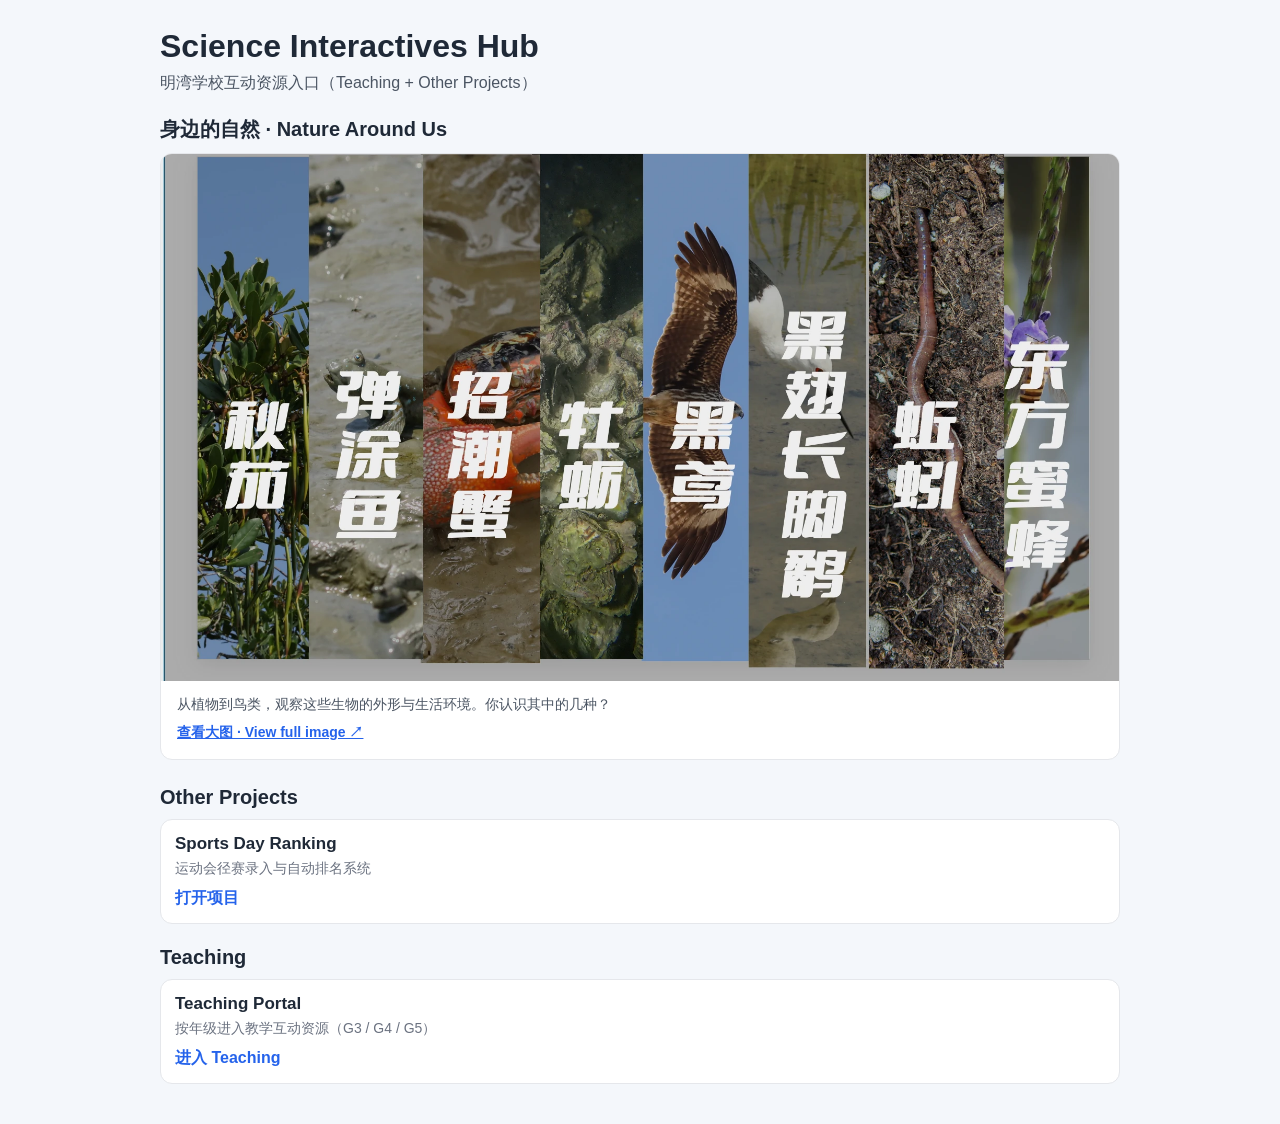
<file: index.html>
<!doctype html>
<html lang="zh-CN">
<head>
  <meta charset="UTF-8" />
  <meta name="viewport" content="width=device-width, initial-scale=1.0" />
  <title>Science Interactives Hub</title>
  <style>
    body { font-family: -apple-system, BlinkMacSystemFont, "Segoe UI", "PingFang SC", sans-serif; margin: 0; background: #f4f7fb; color: #1f2937; }
    .wrap { max-width: 960px; margin: 0 auto; padding: 28px 20px 40px; }
    h1 { margin: 0 0 8px; font-size: 32px; }
    .sub { margin: 0 0 22px; color: #4b5563; }
    h2 { margin: 22px 0 10px; font-size: 20px; }
    .grid { display: grid; grid-template-columns: repeat(auto-fit, minmax(240px, 1fr)); gap: 14px; }
    .card { background: #fff; border: 1px solid #e5e7eb; border-radius: 12px; padding: 14px; }
    .card h3 { margin: 0 0 6px; font-size: 17px; }
    .card p { margin: 0 0 10px; color: #6b7280; font-size: 14px; }
    .card a { color: #2563eb; text-decoration: none; font-weight: 600; }
    .nature { margin: 0 0 26px; }
    .nature h2 { margin-top: 0; }
    .nature figure { margin: 0; background: #fff; border: 1px solid #e5e7eb; border-radius: 12px; overflow: hidden; }
    .nature-image { display: block; color: inherit; }
    .nature-image:focus-visible { outline: 3px solid #2563eb; outline-offset: 4px; }
    .nature img { display: block; width: 100%; height: auto; }
    .nature figcaption { padding: 12px 16px 14px; color: #4b5563; font-size: 14px; line-height: 1.7; }
    .nature figcaption p { margin: 0 0 5px; }
    .nature figcaption a { color: #2563eb; font-weight: 600; }
    @media (max-width: 540px) { .wrap { padding: 22px 14px 32px; } h1 { font-size: 27px; } }
  </style>
</head>
<body>
  <div class="wrap">
    <h1>Science Interactives Hub</h1>
    <p class="sub">明湾学校互动资源入口（Teaching + Other Projects）</p>

    <section class="nature" aria-labelledby="nature-title">
      <h2 id="nature-title">身边的自然 · Nature Around Us</h2>
      <figure>
        <a class="nature-image" href="./assets/nature-around-us.webp" target="_blank" rel="noopener" aria-label="查看身边的自然高清大图（新窗口）">
          <img src="./assets/nature-around-us.webp" width="1834" height="1008" fetchpriority="high" alt="八种生物的摄影拼图：秋茄、弹涂鱼、招潮蟹、牡蛎、黑鸢、黑翅长脚鹬、蚯蚓和东方蜜蜂；每种生物配有中文名称。" />
        </a>
        <figcaption>
          <p>从植物到鸟类，观察这些生物的外形与生活环境。你认识其中的几种？</p>
          <a href="./assets/nature-around-us.webp" target="_blank" rel="noopener">查看大图 · View full image ↗</a>
        </figcaption>
      </figure>
    </section>

    <h2>Other Projects</h2>
    <div class="grid">
      <div class="card">
        <h3>Sports Day Ranking</h3>
        <p>运动会径赛录入与自动排名系统</p>
        <a href="./sports-day-ranking/">打开项目</a>
      </div>
    </div>

<h2>Teaching</h2>
<div class="grid">
  <div class="card">
    <h3>Teaching Portal</h3>
    <p>按年级进入教学互动资源（G3 / G4 / G5）</p>
    <a href="./teaching/">进入 Teaching</a>
  </div>
</div>
  </div>
</body>
</html>
</file>
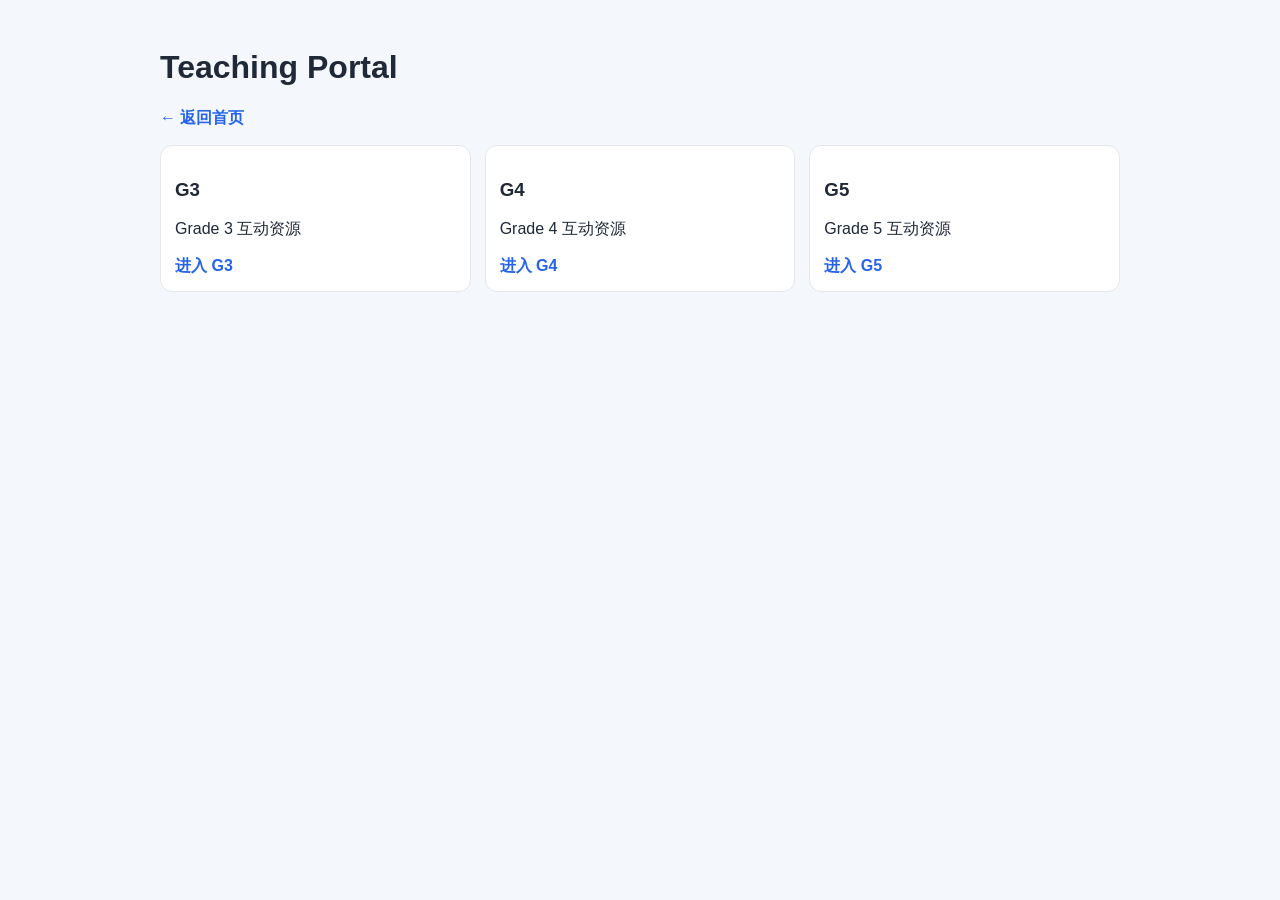
<file: teaching/index.html>
<!doctype html>
<html lang="zh-CN">
<head>
  <meta charset="UTF-8" />
  <meta name="viewport" content="width=device-width, initial-scale=1.0" />
  <title>Teaching Portal</title>
  <style>
    body { font-family: -apple-system, "PingFang SC", sans-serif; margin:0; background:#f4f7fb; color:#1f2937; }
    .wrap { max-width:960px; margin:0 auto; padding:28px 20px 40px; }
    .grid { display:grid; grid-template-columns:repeat(auto-fit,minmax(240px,1fr)); gap:14px; }
    .card { background:#fff; border:1px solid #e5e7eb; border-radius:12px; padding:14px; }
    a { color:#2563eb; text-decoration:none; font-weight:600; }
  </style>
</head>
<body>
  <div class="wrap">
    <h1>Teaching Portal</h1>
    <p><a href="../">← 返回首页</a></p>
    <div class="grid">
      <div class="card"><h3>G3</h3><p>Grade 3 互动资源</p><a href="./g3/">进入 G3</a></div>
      <div class="card"><h3>G4</h3><p>Grade 4 互动资源</p><a href="./g4/">进入 G4</a></div>
      <div class="card"><h3>G5</h3><p>Grade 5 互动资源</p><a href="./g5/">进入 G5</a></div>
    </div>
  </div>
</body>
</html>
</file>
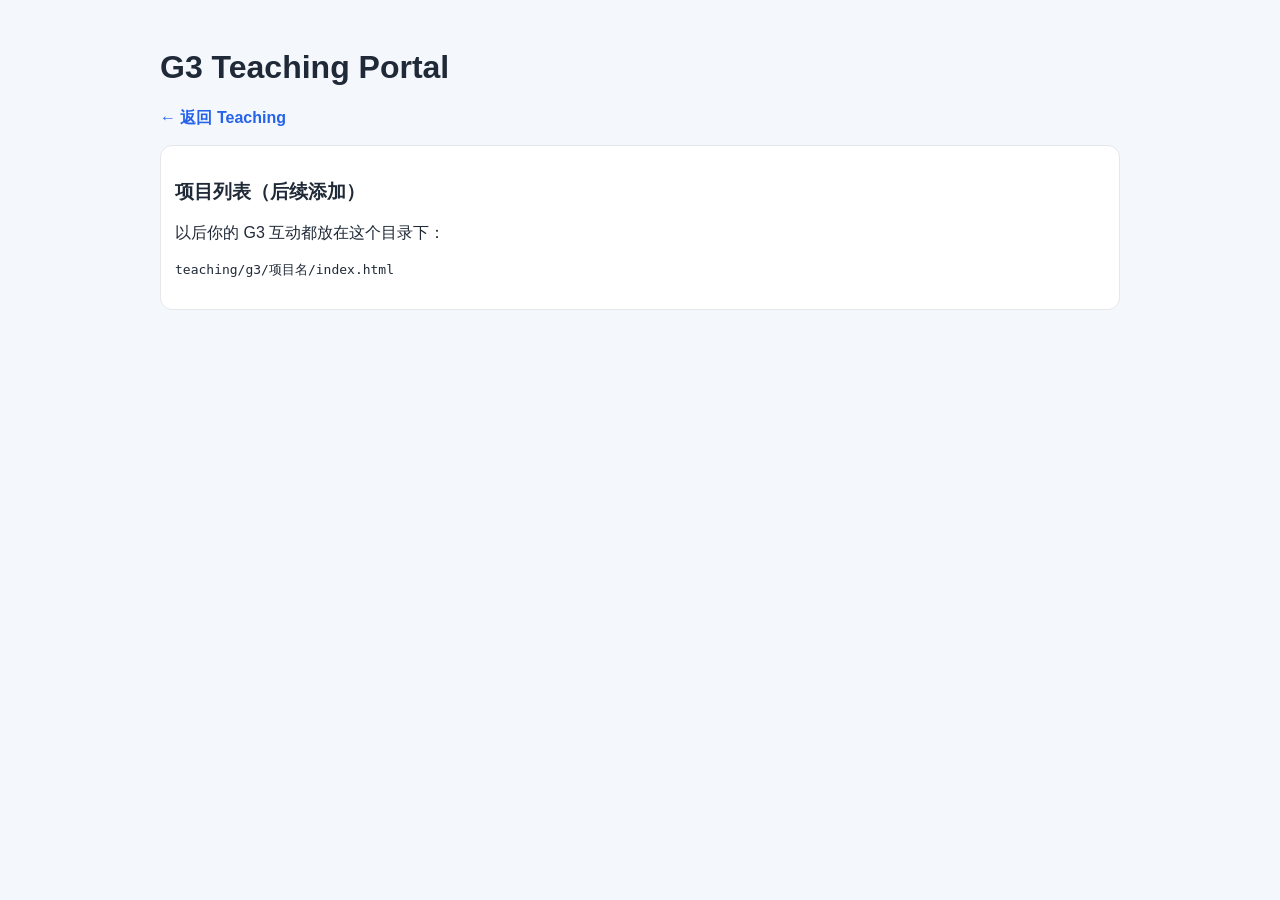
<file: teaching/g3/index.html>
<!doctype html>
<html lang="zh-CN">
<head>
  <meta charset="UTF-8" />
  <meta name="viewport" content="width=device-width, initial-scale=1.0" />
  <title>G3 Portal</title>
  <style>
    body { font-family:-apple-system,"PingFang SC",sans-serif; margin:0; background:#f4f7fb; color:#1f2937; }
    .wrap { max-width:960px; margin:0 auto; padding:28px 20px 40px; }
    .card { background:#fff; border:1px solid #e5e7eb; border-radius:12px; padding:14px; margin-top:12px; }
    a { color:#2563eb; text-decoration:none; font-weight:600; }
  </style>
</head>
<body>
  <div class="wrap">
    <h1>G3 Teaching Portal</h1>
    <p><a href="../">← 返回 Teaching</a></p>

    <div class="card">
      <h3>项目列表（后续添加）</h3>
      <p>以后你的 G3 互动都放在这个目录下：</p>
      <p><code>teaching/g3/项目名/index.html</code></p>
    </div>
  </div>
</body>
</html>
</file>
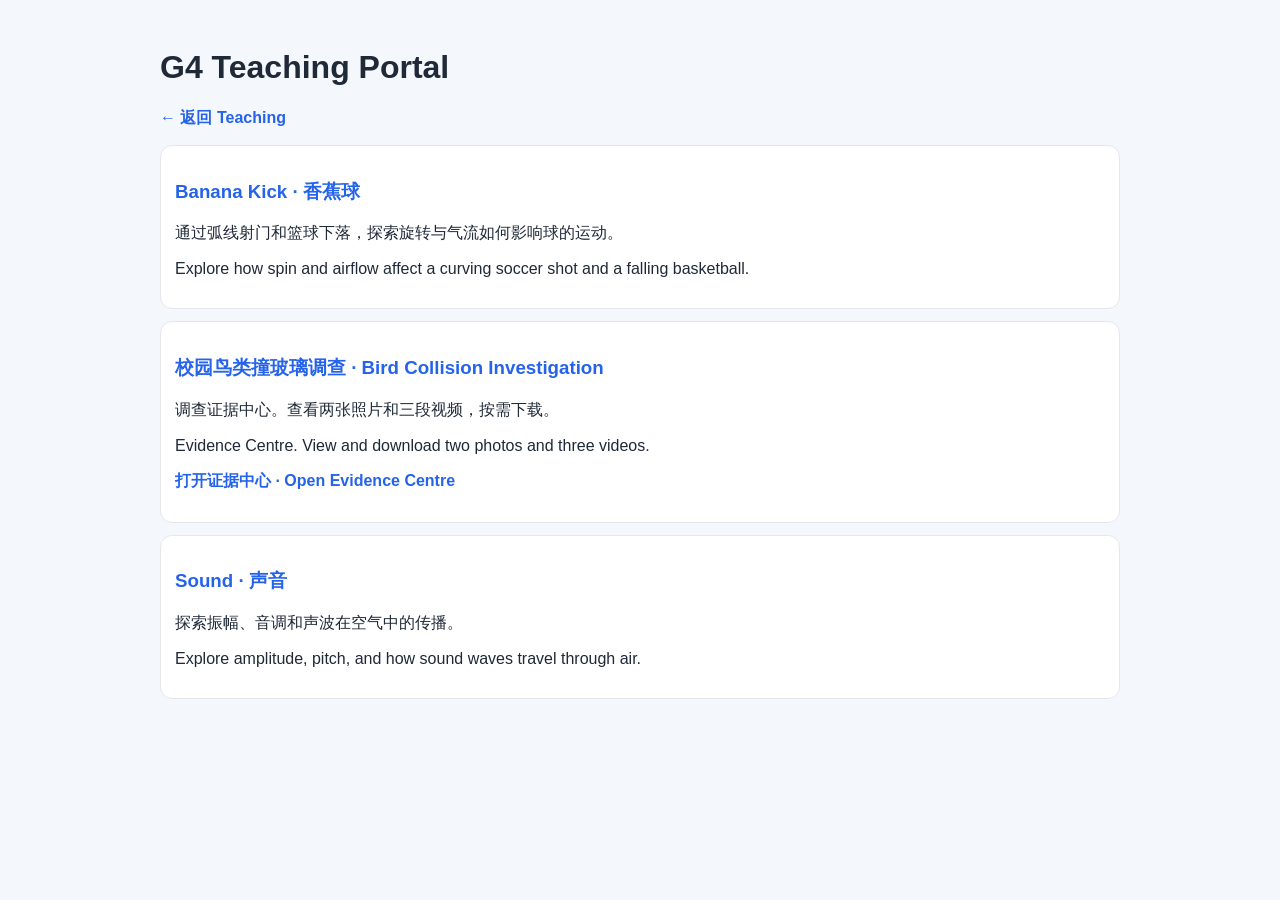
<file: teaching/g4/index.html>
<!doctype html>
<html lang="zh-CN">
<head>
  <meta charset="UTF-8" />
  <meta name="viewport" content="width=device-width, initial-scale=1.0" />
  <title>G4 Portal</title>
  <style>
    body { font-family:-apple-system,"PingFang SC",sans-serif; margin:0; background:#f4f7fb; color:#1f2937; }
    .wrap { max-width:960px; margin:0 auto; padding:28px 20px 40px; }
    .card { background:#fff; border:1px solid #e5e7eb; border-radius:12px; padding:14px; margin-top:12px; }
    a { color:#2563eb; text-decoration:none; font-weight:600; }
  </style>
</head>
<body>
  <div class="wrap">
    <h1>G4 Teaching Portal</h1>
    <p><a href="../">← 返回 Teaching</a></p>

    <div class="card">
      <h3><a href="./banana-kick/"><span lang="en">Banana Kick</span> · 香蕉球</a></h3>
      <p>通过弧线射门和篮球下落，探索旋转与气流如何影响球的运动。</p>
      <p lang="en">Explore how spin and airflow affect a curving soccer shot and a falling basketball.</p>
    </div>

    <div class="card">
      <h3><a href="./bird-collision-evidence/">校园鸟类撞玻璃调查 · Bird Collision Investigation</a></h3>
      <p>调查证据中心。查看两张照片和三段视频，按需下载。</p>
      <p>Evidence Centre. View and download two photos and three videos.</p>
      <p><a href="./bird-collision-evidence/">打开证据中心 · Open Evidence Centre</a></p>
    </div>
    <div class="card">
      <h3><a href="./sound/"><span lang="en">Sound</span> · 声音</a></h3>
      <p>探索振幅、音调和声波在空气中的传播。</p>
      <p lang="en">Explore amplitude, pitch, and how sound waves travel through air.</p>
    </div>

  </div>
</body>
</html>
</file>
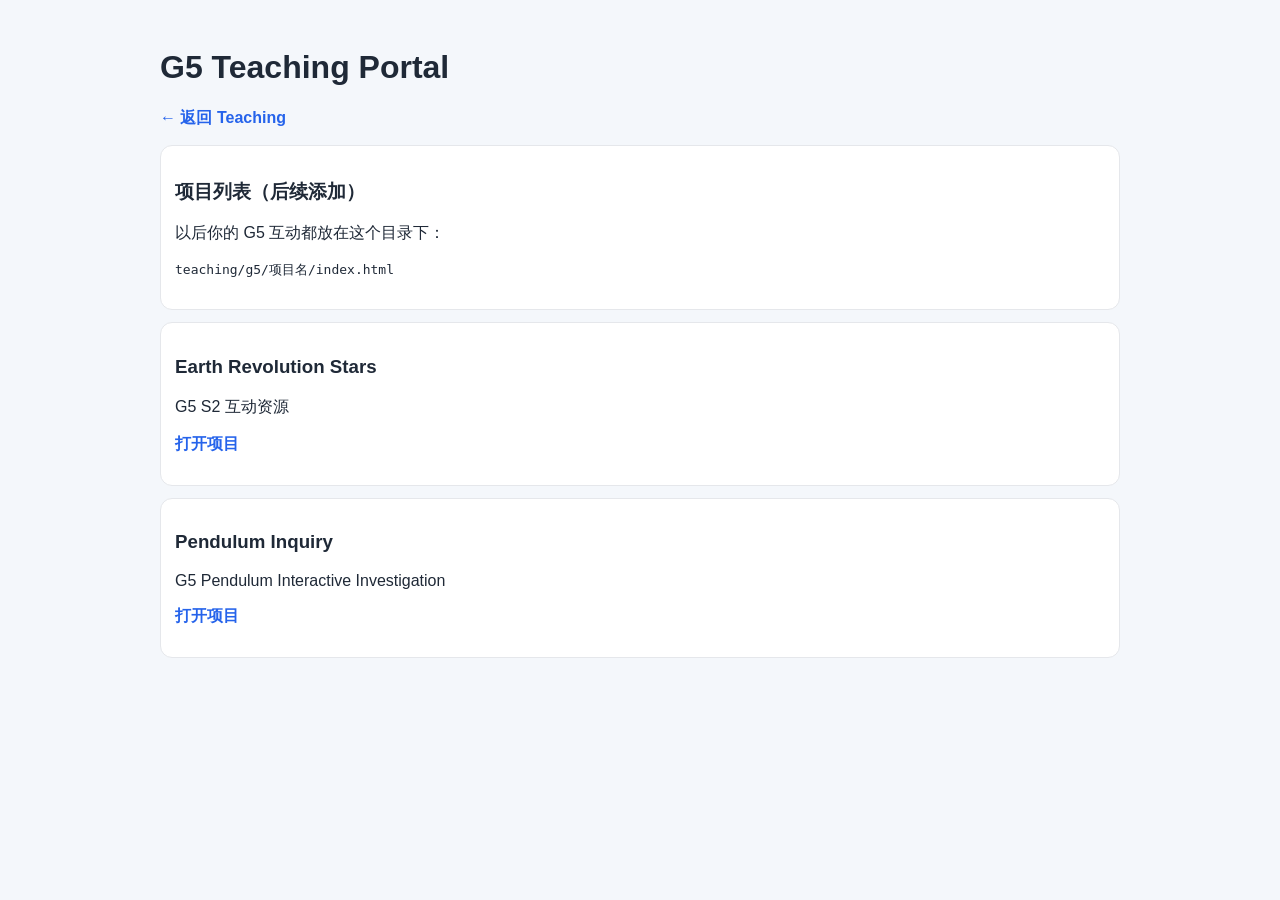
<file: teaching/g5/index.html>
<!doctype html>
<html lang="zh-CN">
<head>
  <meta charset="UTF-8" />
  <meta name="viewport" content="width=device-width, initial-scale=1.0" />
  <title>G5 Portal</title>
  <style>
    body { font-family:-apple-system,"PingFang SC",sans-serif; margin:0; background:#f4f7fb; color:#1f2937; }
    .wrap { max-width:960px; margin:0 auto; padding:28px 20px 40px; }
    .card { background:#fff; border:1px solid #e5e7eb; border-radius:12px; padding:14px; margin-top:12px; }
    a { color:#2563eb; text-decoration:none; font-weight:600; }
  </style>
</head>
<body>
  <div class="wrap">
    <h1>G5 Teaching Portal</h1>
    <p><a href="../">← 返回 Teaching</a></p>

    <div class="card">
      <h3>项目列表（后续添加）</h3>
      <p>以后你的 G5 互动都放在这个目录下：</p>
      <p><code>teaching/g5/项目名/index.html</code></p>
    </div>

    <div class="card">
      <h3>Earth Revolution Stars</h3>
      <p>G5 S2 互动资源</p>
      <p><a href="./earth-revolution-stars/">打开项目</a></p>
    </div>
 <div class="card">
  <h3>Pendulum Inquiry</h3>
  <p>G5 Pendulum Interactive Investigation</p>
  <p><a href="./pendulum/">打开项目</a></p>
</div>
  </div>
</body>
</file>
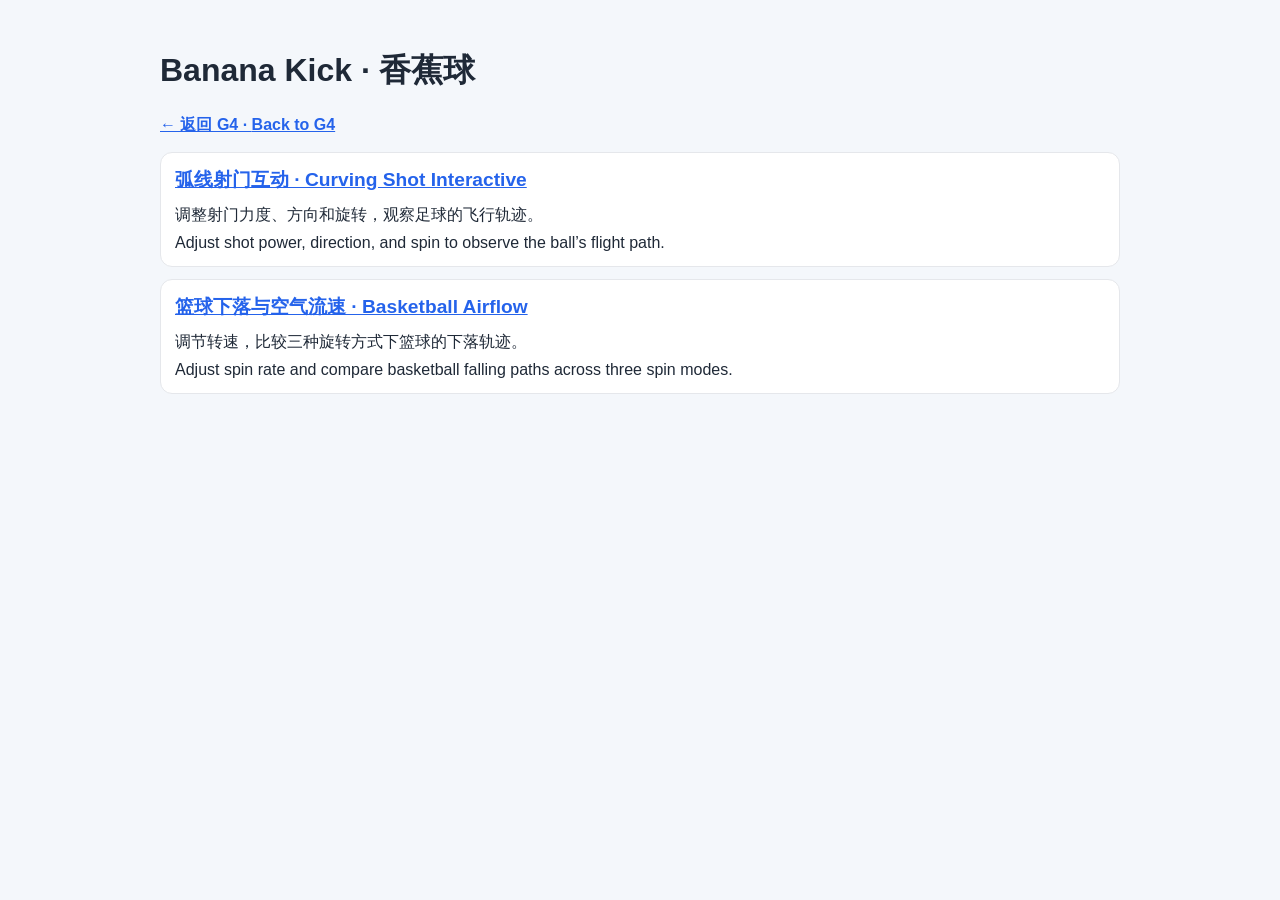
<file: teaching/g4/banana-kick/index.html>
<!doctype html>
<html lang="zh-CN">
<head>
  <meta charset="UTF-8">
  <meta name="viewport" content="width=device-width, initial-scale=1.0">
  <title>Banana Kick · 香蕉球 | G4 Teaching Portal</title>
  <style>
    body { font-family: -apple-system, "PingFang SC", sans-serif; margin: 0; background: #f4f7fb; color: #1f2937; }
    main { max-width: 960px; margin: 0 auto; padding: 28px 20px 40px; }
    .card { background: #fff; border: 1px solid #e5e7eb; border-radius: 12px; padding: 14px; margin-top: 12px; }
    .card h2 { font-size: 1.2rem; margin: 0 0 0.75rem; }
    .card p { margin: 0.5rem 0 0; }
    a { color: #2563eb; font-weight: 600; }
    a:focus-visible { outline: 2px solid currentColor; outline-offset: 4px; }
  </style>
</head>
<body>
  <main>
    <h1><span lang="en">Banana Kick</span> · 香蕉球</h1>
    <p><a href="../">← 返回 G4 · <span lang="en">Back to G4</span></a></p>
    <article class="card">
      <h2><a href="./curving-shot/">弧线射门互动 · <span lang="en">Curving Shot Interactive</span></a></h2>
      <p>调整射门力度、方向和旋转，观察足球的飞行轨迹。</p>
      <p lang="en">Adjust shot power, direction, and spin to observe the ball’s flight path.</p>
    </article>
    <article class="card">
      <h2><a href="./basketball-airflow/">篮球下落与空气流速 · <span lang="en">Basketball Airflow</span></a></h2>
      <p>调节转速，比较三种旋转方式下篮球的下落轨迹。</p>
      <p lang="en">Adjust spin rate and compare basketball falling paths across three spin modes.</p>
    </article>
  </main>
</body>
</html>
</file>
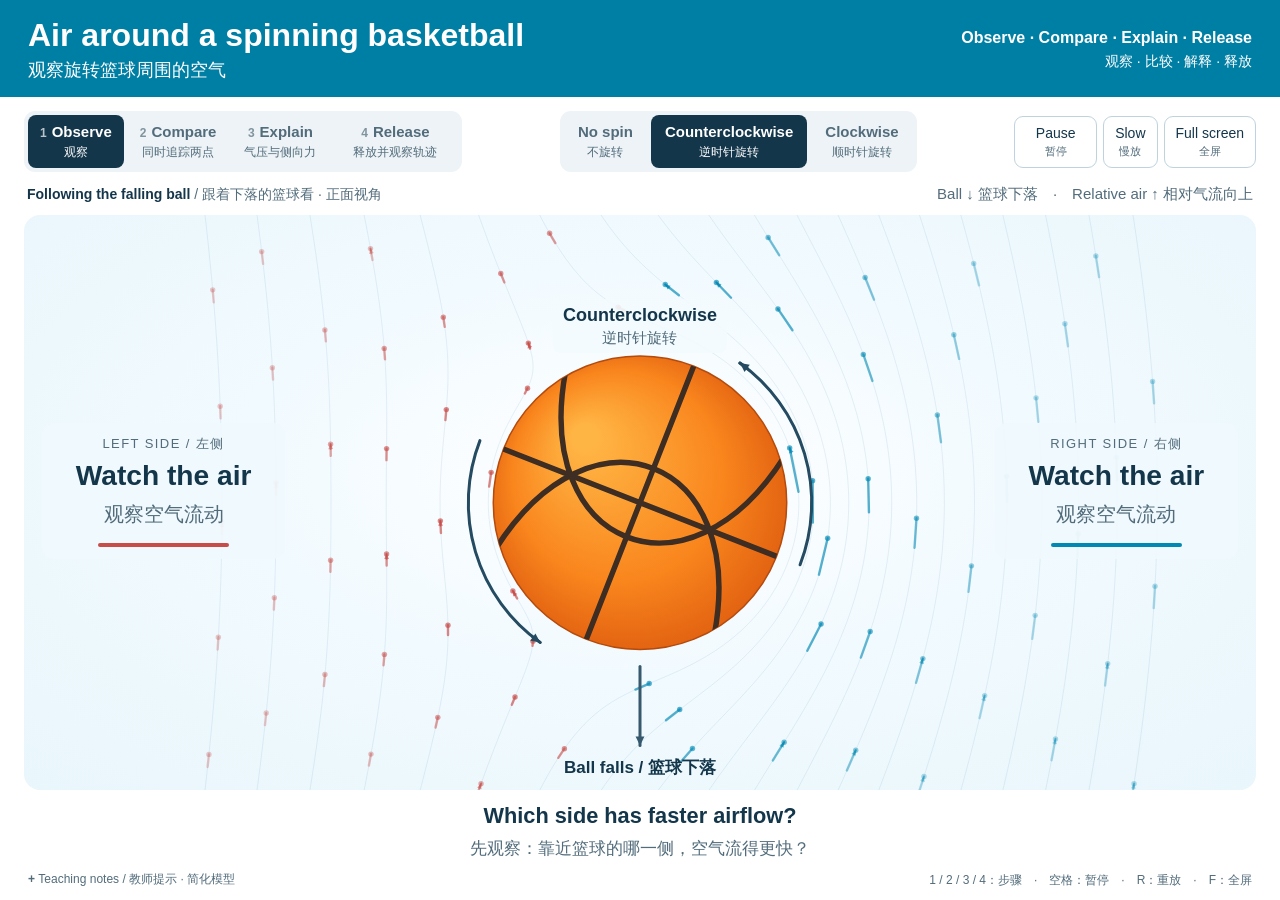
<file: teaching/g4/basketball-airflow/index.html>
<!doctype html>
<html lang="zh-CN">
<head>
<meta charset="utf-8">
<meta name="viewport" content="width=device-width, initial-scale=1">
<meta name="description" content="Offline bilingual classroom animation: observe airflow, compare two tracers over the same time, reveal pressure and force, and release a ball to compare no spin, counterclockwise and clockwise falling paths at adjustable spin rates.">
<title>Basketball Airflow & Falling Paths · 篮球气流与下落轨迹 · V4</title>
<style>
:root{color-scheme:light;--ink:#14364b;--muted:#526c7b;--cyan:#007fa5;--blue:#0089b3;--red:#c84c48;--gold:#c79000;--line:#d3e4ec;--sky:#eff9fd;--font:Roboto,"Noto Sans SC","Source Han Sans SC","PingFang SC","Microsoft YaHei",Arial,sans-serif}
*{box-sizing:border-box}[hidden]{display:none!important}body{margin:0;color:var(--ink);background:white;font-family:var(--font)}button,input{font:inherit}button,summary{cursor:pointer}button:focus-visible,summary:focus-visible,a:focus-visible{outline:3px solid #e9a900;outline-offset:3px}button:disabled{opacity:.5;cursor:default}
.app{min-height:100svh;display:flex;flex-direction:column}header{background:var(--cyan);color:#fff;padding:17px 28px;display:flex;align-items:center;justify-content:space-between;gap:20px}h1{font-size:clamp(25px,2.5vw,38px);line-height:1.15;margin:0;font-weight:700}h1 span{display:block;font-size:.56em;margin-top:6px;font-weight:500}.lesson-tag{text-align:right;font-size:14px;line-height:1.6}.lesson-tag strong{display:block;font-size:16px}main{width:min(1600px,100%);margin:0 auto;padding:14px 24px 0;flex:1;display:flex;flex-direction:column;min-height:0}
.toolbar{display:flex;align-items:center;justify-content:space-between;gap:10px;flex-wrap:wrap;margin-bottom:10px}.group{display:flex;gap:4px;background:#edf3f6;border-radius:11px;padding:4px}.group button{border:0;background:transparent;border-radius:8px;padding:8px 14px;color:var(--muted);font-size:15px;line-height:1.25;font-weight:600;min-height:47px}.group button small{display:block;font-size:12px;font-weight:400;margin-top:3px}.group button[aria-pressed="true"]{background:var(--ink);color:white}.steps button{min-width:93px}.step-num{font-size:12px;display:inline-block;margin-right:5px;opacity:.7}.playback{display:flex;gap:6px;align-items:center}.control{min-height:44px;border:1px solid #bed3de;border-radius:9px;background:#fff;color:var(--ink);padding:8px 11px;font-size:14px;line-height:1.25}.control small{display:block;font-size:11px;margin-top:3px;color:var(--muted)}.control[aria-pressed="true"]{background:#e7f5fc;border-color:#7fbacf}.pause{min-width:83px}.reference{display:flex;justify-content:space-between;align-items:center;gap:12px;padding:1px 3px 10px;color:var(--muted);font-size:14px;line-height:1.45}.reference strong{font-weight:650;color:var(--ink)}.reference .directions{white-space:nowrap;font-size:15px}
.scene{position:relative;flex:1;min-height:340px;isolation:isolate;overflow:hidden;border-radius:16px;background:radial-gradient(ellipse at 50% 45%,#fff 0%,#f1faff 46%,#e9f6fb 100%)}canvas{display:block;position:absolute;inset:0;width:100%;height:100%;z-index:0}.side{position:absolute;top:48%;transform:translateY(-50%);width:clamp(170px,19vw,255px);padding:12px 13px;background:#f0f9fdef;border-radius:12px;text-align:center;z-index:1}.side.left{left:18px;--side:var(--red)}.side.right{right:18px;--side:var(--blue)}.side-id{font-size:13px;text-transform:uppercase;letter-spacing:.11em;color:var(--muted);margin-bottom:7px}.side h2{font-size:clamp(21px,2.2vw,31px);line-height:1.15;margin:0;font-weight:700}.side .translation{font-size:clamp(17px,1.6vw,23px);line-height:1.35;margin-top:8px;color:var(--muted)}.side .swatch{height:4px;width:60%;border-radius:3px;background:var(--side);margin:15px auto 0}.surface{margin-top:15px;font-size:17px;line-height:1.4;color:var(--muted)}.surface span{display:block;font-size:15px}.pressure{margin-top:16px;padding-top:14px;border-top:1px solid #cddfe7;font-size:22px;font-weight:650;line-height:1.25}.pressure span{display:block;font-size:18px;font-weight:400;margin-top:6px}.spin-label,.motion-label,.force-label{position:absolute;transform:translateX(-50%);text-align:center;line-height:1.25;z-index:1;pointer-events:none}.spin-label{font-size:18px;font-weight:650;background:#f3fbfee6;border-radius:8px;padding:5px 10px;white-space:nowrap}.spin-label span{display:block;font-size:15px;font-weight:400;margin-top:3px;color:var(--muted)}.motion-label{font-size:17px;font-weight:650;white-space:nowrap}.force-label{background:#fff4cddd;border-radius:8px;padding:6px 9px;font-size:17px;font-weight:650;white-space:nowrap}.force-label span{display:block;font-size:14px;font-weight:400;margin-top:3px}
.caption{display:flex;align-items:center;justify-content:space-between;gap:18px;padding:12px 4px 10px;min-height:77px}.caption-copy{flex:1;text-align:center}.caption strong{display:block;font-size:clamp(17px,1.7vw,24px);line-height:1.3}.caption span{display:block;color:var(--muted);font-size:clamp(14px,1.35vw,19px);line-height:1.4;margin-top:5px}.replay{border-color:var(--blue);color:#006e92;min-width:135px}.replay small{color:#35728b}footer{width:min(1600px,100%);margin:auto;padding:0 28px 11px;font-size:12px;color:var(--muted);display:flex;justify-content:space-between;gap:20px;align-items:flex-start}details{max-width:1030px}summary{line-height:1.6;list-style:none}summary::before{content:"+ ";font-weight:700}details[open] summary::before{content:"− "}.notes{padding:11px 0 4px;font-size:14px;line-height:1.7}.notes p{margin:0 0 9px}.notes a{color:#00769f}.shortcuts{white-space:nowrap;padding-top:2px}.app:fullscreen{background:white;overflow:auto}
@media(min-width:1050px){.app{height:100svh;min-height:670px}.scene{min-height:300px}.toolbar,.reference,.caption,header,footer{flex-shrink:0}}
@media(max-width:1150px){.toolbar{justify-content:center}.group button{padding:8px 11px}.steps button{min-width:86px}.lesson-tag{display:none}.shortcuts{display:none}}
@media(max-width:1049px){header{padding:17px 20px}main{padding:12px 16px 0}.scene{flex:none;height:510px}.side{width:190px}.side h2{font-size:23px}.side .translation{font-size:18px}.caption{min-height:84px}footer{padding:0 20px 12px}}
@media(max-width:800px){.scene{height:500px}.side{top:15px;transform:none;width:calc(50% - 26px);padding:10px 8px;background:#f0f9fde0}.side.left{left:14px}.side.right{right:14px}.side-id{font-size:11px;margin-bottom:5px}.side h2{font-size:22px}.side .translation{font-size:17px;margin-top:5px}.side .swatch{width:46%;margin-top:10px;height:3px}.surface{display:none!important}.pressure{font-size:18px;margin-top:8px;padding-top:8px}.pressure span{font-size:15px;margin-top:4px}.caption strong{font-size:18px}.caption span{font-size:15px}.reference{font-size:12px}.reference .directions{font-size:13px}.spin-label{font-size:17px}.spin-label span{font-size:14px}.force-label{font-size:16px}}
@media(max-width:540px){header{padding:16px}h1{font-size:26px}h1 span{font-size:16px}main{padding:10px 10px 0}.toolbar{gap:8px}.steps{width:100%}.steps button{flex:1;min-width:0;padding:8px 7px}.group button{font-size:14px}.group button small{font-size:12px}.playback{gap:5px}.control{padding:7px 9px;font-size:13px}.control small{font-size:11px}.fullscreen{display:none}.modes{flex:1 1 100%;display:grid;grid-template-columns:.75fr 1.4fr 1fr;width:100%}.modes button{min-width:0;padding:8px 4px;font-size:clamp(12px,3.4vw,14px)}.reference{display:block;text-align:center;padding:3px 0 8px}.reference .directions{display:block;margin-top:4px}.scene{height:475px;border-radius:12px}.side{width:calc(50% - 17px)}.side.left{left:9px}.side.right{right:9px}.side h2{font-size:20px}.side .translation{font-size:16px}.side-id{letter-spacing:.05em}.pressure{font-size:17px}.pressure span{font-size:15px}.caption{flex-direction:column;gap:9px;padding:12px 3px 13px}.caption strong{font-size:18px}.caption span{font-size:15px}.replay{width:100%;max-width:280px}.replay small{display:inline;margin-left:5px;font-size:12px}footer{padding:0 14px 14px}.notes{font-size:13px}}
@media(prefers-reduced-motion:reduce){*{scroll-behavior:auto!important}}

/* Step 4 uses a stationary classroom view and an independent falling-ball model. */
input:focus-visible{outline:3px solid #e9a900;outline-offset:4px}.app.dropping{height:auto;min-height:100svh}.drop-lab{display:flex;flex-direction:column;gap:10px}.drop-controls{display:flex;align-items:center;justify-content:space-between;gap:14px;flex-wrap:wrap;padding:3px 0}.spin-rate-control{flex:1 1 280px;max-width:430px;min-width:240px}.spin-rate-control label{display:flex;justify-content:space-between;gap:12px;font-size:15px;font-weight:650}.spin-rate-control output{white-space:nowrap;font-variant-numeric:tabular-nums;color:var(--cyan)}.spin-rate-control input{width:100%;height:25px;margin:7px 0 0;accent-color:var(--cyan);cursor:pointer}.spin-rate-control input:disabled{cursor:default;opacity:.5}.rate-scale{display:flex;justify-content:space-between;color:var(--muted);font-size:11px}.drop-actions{display:flex;align-items:center;gap:7px;flex-wrap:wrap}.drop-actions .primary{background:var(--ink);color:white;border-color:var(--ink);min-width:132px}.drop-actions .primary small{color:#e0eff7}.keep-trails{display:flex;align-items:center;gap:7px;font-size:13px;color:var(--muted);min-height:44px;cursor:pointer}.keep-trails input{width:18px;height:18px;accent-color:var(--cyan)}.drop-stage{position:relative;min-height:330px;height:clamp(330px,calc(100svh - 370px),650px);overflow:hidden;border-radius:16px;background:linear-gradient(#eef8fd,#f9fdff 75%,#edf6ed)}.drop-stage canvas{position:absolute;width:100%;height:100%}.drop-heading{display:flex;justify-content:space-between;gap:8px;align-items:center;flex-wrap:wrap;min-height:28px;font-size:13px;color:var(--muted)}.drop-heading strong{color:var(--ink);font-size:14px}.drop-legend{display:flex;gap:15px;flex-wrap:wrap}.drop-legend span{display:inline-flex;align-items:center;gap:5px}.line-key{display:inline-block;width:22px;height:0;border-top:3px solid var(--series);vertical-align:middle}.line-key.none{border-top-style:dotted}.line-key.cw{border-top-style:dashed}.trace-history{display:flex;gap:6px 14px;align-items:center;flex-wrap:wrap;font-size:12px;color:var(--muted);line-height:1.6;min-height:22px}.trace-history .record{display:inline-flex;gap:6px;align-items:center}.trace-history .record-current{font-weight:700;color:var(--ink)}.drop-note{font-size:12px;line-height:1.5;color:var(--muted)}.dropping .caption{min-height:68px;padding-top:9px}.dropping .caption strong{font-size:20px}.dropping .caption span{font-size:15px}.drop-status{font-variant-numeric:tabular-nums}
@media(min-width:1050px){.app.dropping{height:100svh;min-height:720px}.dropping header{padding-top:12px;padding-bottom:12px}.dropping h1{font-size:clamp(25px,2.3vw,34px)}.dropping .drop-lab{flex:1;min-height:0;gap:8px}.dropping .drop-stage{flex:1;min-height:220px;height:auto}.drop-controls,.drop-heading,.trace-history,.drop-note{flex-shrink:0}.dropping .caption{flex-shrink:0}}
@media(min-width:1200px){.steps button{padding-left:12px;padding-right:12px}.steps #step-4{min-width:126px}}
@media(max-width:800px){.drop-controls{gap:9px}.spin-rate-control{max-width:none}.drop-actions{width:100%}.drop-actions .control{flex:1;min-width:95px}.drop-stage{height:400px}.drop-heading{align-items:flex-start}.drop-legend{gap:6px 12px}.dropping .caption strong{font-size:18px}}
@media(max-width:540px){.steps{display:grid;grid-template-columns:1fr 1.15fr 1.15fr 1.45fr}.steps button{font-size:13px;padding:8px 3px}.steps button small{font-size:11px}.step-num{margin-right:3px}.spin-rate-control label{font-size:14px}.drop-stage{height:380px;min-height:300px}.drop-actions .control{font-size:12px;padding:8px 5px}.drop-actions .control small{font-size:11px}.keep-trails{font-size:12px}.drop-heading{font-size:11px}.drop-heading strong{font-size:13px}.drop-legend{font-size:11px;gap:5px 10px}.trace-history{font-size:11px}.drop-note{font-size:11px}.dropping .caption span{font-size:14px}}

</style>
</head>
<body>
<div class="app" id="app">
<header><h1>Air around a spinning basketball<span>观察旋转篮球周围的空气</span></h1><div class="lesson-tag"><strong>Observe · Compare · Explain · Release</strong>观察 · 比较 · 解释 · 释放</div></header>
<main>
  <div class="toolbar" aria-label="Classroom controls / 课堂控制">
    <div class="group steps" role="group" aria-label="Learning step / 学习步骤">
      <button id="step-1" type="button" aria-pressed="true"><b class="step-num">1</b>Observe<small>观察</small></button>
      <button id="step-2" type="button" aria-pressed="false"><b class="step-num">2</b>Compare<small>同时追踪两点</small></button>
      <button id="step-3" type="button" aria-pressed="false"><b class="step-num">3</b>Explain<small>气压与侧向力</small></button>
      <button id="step-4" type="button" aria-pressed="false"><b class="step-num">4</b>Release<small>释放并观察轨迹</small></button>
    </div>
    <div class="group modes" role="group" aria-label="Spin mode / 旋转方式">
      <button id="no-spin" type="button" aria-pressed="false">No spin<small>不旋转</small></button>
      <button id="ccw" type="button" aria-pressed="true">Counterclockwise<small>逆时针旋转</small></button>
      <button id="cw" type="button" aria-pressed="false">Clockwise<small>顺时针旋转</small></button>
    </div>
    <div class="playback">
      <button class="control pause" id="pause" type="button" aria-pressed="false">Pause<small>暂停</small></button>
      <button class="control" id="slow" type="button" aria-pressed="false">Slow<small>慢放</small></button>
      <button class="control fullscreen" id="fullscreen" type="button">Full screen<small>全屏</small></button>
    </div>
  </div>
  <div class="reference"><span id="reference-view"><strong>Following the falling ball</strong> / 跟着下落的篮球看 · 正面视角</span><span class="directions" id="reference-directions">Ball ↓ 篮球下落　·　Relative air ↑ 相对气流向上</span></div>
  <div id="scene" class="scene" role="img" aria-label="A counterclockwise spinning basketball, with moving airflow tracers on both sides. / 逆时针旋转的篮球，两侧显示移动的气流标记。">
    <canvas id="flow" aria-hidden="true"></canvas>
    <div class="side left" aria-hidden="true"><div class="side-id">Left side / 左侧</div><h2 id="left-en">Watch the air</h2><div id="left-cn" class="translation">观察空气流动</div><div class="swatch"></div><div class="surface" id="left-surface" hidden>Surface moves ↓<span>左侧表面向下</span></div><div class="pressure" id="left-pressure" hidden>Higher pressure<span>气压较高</span></div></div>
    <div class="side right" aria-hidden="true"><div class="side-id">Right side / 右侧</div><h2 id="right-en">Watch the air</h2><div id="right-cn" class="translation">观察空气流动</div><div class="swatch"></div><div class="surface" id="right-surface" hidden>Surface moves ↑<span>右侧表面向上</span></div><div class="pressure" id="right-pressure" hidden>Lower pressure<span>气压较低</span></div></div>
    <div class="spin-label" id="spin-label" aria-hidden="true">Counterclockwise<span>逆时针旋转</span></div>
    <div class="motion-label" id="motion-label" aria-hidden="true">Ball falls / 篮球下落</div>
    <div class="force-label" id="force-label" aria-hidden="true" hidden>Force from the air →<span>空气的侧向力</span></div>
    
  </div>

  <section id="drop-lab" class="drop-lab" aria-label="Release and observe falling paths / 释放并观察下落轨迹" hidden>
    <div class="drop-controls">
      <div class="spin-rate-control">
        <label for="spin-rate">Spin rate / 相对转速 <output id="spin-rate-value" for="spin-rate">1.00×</output></label>
        <input id="spin-rate" type="range" min="0" max="3" step="0.25" value="1" aria-describedby="rate-description">
        <div class="rate-scale"><span>0 · No spin / 无旋转</span><span>3× · Faster / 更快</span></div>
      </div>
      <div class="drop-actions">
        <button id="release-ball" class="control primary" type="button">Release<small>释放篮球</small></button>
        <button id="compare-drops" class="control" type="button">Compare all 3<small>同时释放三种</small></button>
        <button id="clear-trails" class="control" type="button">Clear trails<small>清除轨迹</small></button>
        <label class="keep-trails"><input id="keep-trails" type="checkbox" checked>Keep trails / 保留轨迹</label>
      </div>
    </div>
    <div class="drop-heading">
      <strong id="drop-status" class="drop-status" role="status" aria-live="polite">Ready to release / 等待释放</strong>
      <div class="drop-legend" aria-label="Trajectory legend / 轨迹图例">
        <span><i class="line-key none" style="--series:#738594"></i>No spin / 不旋转</span>
        <span><i class="line-key" style="--series:#0089b3"></i>Counterclockwise / 逆时针</span>
        <span><i class="line-key cw" style="--series:#c84c48"></i>Clockwise / 顺时针</span>
      </div>
    </div>
    <div id="drop-stage" class="drop-stage" role="img" aria-label="A basketball ready to fall from a fixed height, seen from a stationary front view. / 从固定正面视角观察，篮球准备从相同高度释放。"><canvas id="drop-canvas" aria-hidden="true"></canvas></div>
    <div id="trace-history" class="trace-history" aria-live="polite" hidden></div>
    <div class="drop-note" id="rate-description">Same height · Released from rest · Same scale / 相同高度、静止释放、相同比例。转速与“慢放”分别控制；轨迹是简化模型示意。</div>
  </section>
  <div class="caption"><div class="caption-copy" role="status" aria-live="polite"><strong id="caption-en">Which side has faster airflow?</strong><span id="caption-cn">先观察：靠近篮球的哪一侧，空气流得更快？</span></div><button class="control replay" id="replay" type="button" hidden>Track again<small>再次同时追踪</small></button></div>
</main>
<footer><details id="teacher-notes"><summary>Teaching notes / 教师提示 · 简化模型</summary><div class="notes">
  <p><strong>四个步骤：</strong>“观察”先隐藏快慢结论；“比较”让 A、B 两个标记从球两侧同一高度同时出发，并在相同的模型时间后自动暂停；“解释”显示两侧气压比较和空气对球的侧向力。可随时切换不旋转、逆时针旋转与顺时针旋转。保持同一正面视角时，顺时针模式会把左右流速、压力与侧向力方向相应反转。“再次同时追踪”会重新开始这次比较。第 4 步“释放”改用固定的地面视角，比较篮球下落轨迹。</p>
  <p><strong>怎样读图：</strong>红、蓝分别用于辨认左、右侧。淡色小标记表示背景气流；大标记 A、B 及其轨迹用于跟踪同一段时间内的移动。空心圆是起点。速度差主要观察球两侧近旁，不能把颜色当成整个半边空气都以同一速度流动。两个标记的试验时间相同，不要求它们同时绕过篮球或在球后方会合。</p>
  <p><strong>观察视角：</strong>镜头跟着下落的篮球，球在画面中居中；向下箭头表示篮球相对教室的运动，向上的气流表示空气相对篮球的运动。它不表示教室里的空气整体向上吹。“慢放”改变所有动画的播放速度，不改变两侧速度关系。</p>
  <p><strong>模型范围：</strong>使用二维理想绕流与环流模型，定性呈现旋转球侧近旁的速度差。标记、时间与距离均为教学示意，不是篮球实验测量值。真实球的三维流动、边界层与尾流更复杂；压力标签只比较两侧相应区域。前三步用于观察局部气流，不计算真实篮球的下落轨迹；也不表示任意流动中都能简单用流速判断气压。</p>
  <p><strong>第 4 步怎样比较：</strong>每次都从相同位置、相同高度静止释放。“相对转速”是本动画的可比较档位，不是实际每秒转数；不旋转模式固定为 0。改变旋转方向或转速后，点击“释放篮球”；也可以“同时释放三种”。运动过程中先用“返回起点”结束这一轮，再改变设置。“慢放”只改变播放速度，不改变计算轨迹。勾选“保留轨迹”可比较不同转速，最多保留最近 6 条已完成且不重复的轨迹；淡线是先前结果，深线是本次结果。点击“清除轨迹”开始新一组比较。</p>
  <p><strong>下落模型：</strong>在静止空气中，以重力、与速度平方相关的阻力，以及与相对转速和球速相关、垂直于球速的马格努斯力，数值积分下落运动。球、空气和释放条件保持一致，只改变旋转方向与转速；旋转率在一次下落中保持不变。系数经教学可视化缩放，在本页有限转速范围内呈现“转得更快，水平偏离更大”的趋势。图中距离、时间与转速均为模型量，不用于预测真实篮球的落点，也不意味着实际运动在任意条件下都严格遵循该趋势。前三步保持原来的示例转速；第 4 步的滑块只控制下落实验。</p>
  <p>科学参考：<a href="https://www1.grc.nasa.gov/beginners-guide-to-aeronautics/ideal-lift-of-a-spinning-ball/" target="_blank" rel="noopener noreferrer">NASA · Ideal Lift of a Spinning Ball</a>。动画可完全离线运行。</p>
</div></details><span class="shortcuts">1 / 2 / 3 / 4：步骤　·　空格：暂停　·　R：重放　·　F：全屏</span></footer>
</div>
<script>
(() => {
  'use strict';
  const $=id=>document.getElementById(id),canvas=$('flow'),ctx=canvas.getContext('2d'),scene=$('scene'),app=$('app');
  const prefersReduced=window.matchMedia('(prefers-reduced-motion: reduce)').matches;
  // spin: +1 = counterclockwise, 0 = none, -1 = clockwise, viewed from the front.
  const state={spin:1,step:1,paused:prefersReduced,slow:false,time:0,angle:0,trial:null};
  const drop={rate:1,viewAll:false,active:false,finished:false,elapsed:0,run:null,history:[],keep:true,nextId:0};
  const STARTS=[{x:-1.38,y:.48},{x:1.38,y:.48}],TRIAL_DURATION=1.12;
  let geometry={w:0,h:0,cx:0,cy:0,r:1,compact:false},paths=[],frameId=0,lastTime=0;
  let guides=document.createElement('canvas'),guideCtx=guides.getContext('2d');
  const colors=['#c84c48','#0089b3'];
  function velocity(x,y,k){
    const q=Math.max(x*x+y*y,1.000001),q2=q*q;
    return {x:2*x*y/q2+k*y/q,y:-1+(y*y-x*x)/q2-k*x/q};
  }
  function advance(x,y,dt,k){
    const a=velocity(x,y,k),b=velocity(x+a.x*dt/2,y+a.y*dt/2,k),c=velocity(x+b.x*dt/2,y+b.y*dt/2,k),d=velocity(x+c.x*dt,y+c.y*dt,k);
    return {x:x+dt*(a.x+2*b.x+2*c.x+d.x)/6,y:y+dt*(a.y+2*b.y+2*c.y+d.y)/6};
  }
  function buildPaths(){
    const k=state.spin*1.05;paths=[];
    for(let i=0;i<20;i++){
      let x=-3.135+i*.33,y=3.25,t=0;const points=[{x,y,t}];
      for(let j=0;j<6000;j++){
        const v=velocity(x,y,k),dt=.035/Math.max(.2,Math.hypot(v.x,v.y)),p=advance(x,y,dt,k);
        x=p.x;y=p.y;t+=dt;if(!Number.isFinite(x)||!Number.isFinite(y)||Math.hypot(x,y)<.999)break;points.push({x,y,t});
        if(y< -3.25||Math.abs(x)>5||t>35)break;
      }
      if(points.length>2)paths.push({points,duration:t,offset:(i*.381)%1});
    }
    cacheGuides();
  }
  function at(path,t){
    const p=path.points;let low=0,high=p.length-1;
    while(high-low>1){const mid=(high+low)>>1;if(p[mid].t<=t)low=mid;else high=mid;}
    const a=p[low],b=p[high],f=Math.max(0,Math.min(1,(t-a.t)/(b.t-a.t||1)));
    return {x:a.x+(b.x-a.x)*f,y:a.y+(b.y-a.y)*f};
  }
  function xy(p){return {x:geometry.cx+p.x*geometry.r,y:geometry.cy+p.y*geometry.r};}
  function resize(){
    if(state.step===4){resizeDrop();return;}
    const box=scene.getBoundingClientRect(),dpr=Math.min(window.devicePixelRatio||1,2),compact=box.width<=800;
    geometry={w:box.width,h:box.height,cx:box.width/2,cy:box.height*(compact?.565:.5),r:Math.min(box.height*(compact?.215:.255),box.width*(compact?.235:.15)),compact};
    canvas.width=Math.round(box.width*dpr);canvas.height=Math.round(box.height*dpr);ctx.setTransform(dpr,0,0,dpr,0,0);
    guides.width=canvas.width;guides.height=canvas.height;guideCtx.setTransform(dpr,0,0,dpr,0,0);
    const {cx,cy,r,h}=geometry;
    $('spin-label').style.left=`${cx}px`;$('spin-label').style.top=`${cy-r-57}px`;
    $('motion-label').style.left=`${cx}px`;$('motion-label').style.top=`${h-(compact?38:33)}px`;
    $('force-label').style.left=`${compact?cx:cx+r*1.43*state.spin}px`;$('force-label').style.top=`${compact?cy+r+32:cy-68}px`;
    cacheGuides();render();
  }
  function cacheGuides(){
    if(!geometry.w)return;guideCtx.clearRect(0,0,geometry.w,geometry.h);guideCtx.strokeStyle='rgba(67,132,159,.11)';guideCtx.lineWidth=1;
    for(const path of paths){guideCtx.beginPath();path.points.forEach((p,i)=>{const q=xy(p);i?guideCtx.lineTo(q.x,q.y):guideCtx.moveTo(q.x,q.y);});guideCtx.stroke();}
  }
  function arrow(x1,y1,x2,y2,color,lineWidth=3,head=10){
    const a=Math.atan2(y2-y1,x2-x1);ctx.strokeStyle=color;ctx.fillStyle=color;ctx.lineWidth=lineWidth;ctx.lineCap='round';ctx.beginPath();ctx.moveTo(x1,y1);ctx.lineTo(x2,y2);ctx.stroke();ctx.beginPath();ctx.moveTo(x2,y2);ctx.lineTo(x2-head*Math.cos(a-.46),y2-head*Math.sin(a-.46));ctx.lineTo(x2-head*Math.cos(a+.46),y2-head*Math.sin(a+.46));ctx.closePath();ctx.fill();
  }
  function drawBall(){
    const {cx,cy,r}=geometry,g=ctx.createRadialGradient(cx-r*.38,cy-r*.45,r*.08,cx,cy,r*1.15);
    g.addColorStop(0,'#ffb544');g.addColorStop(.6,'#f9851d');g.addColorStop(1,'#dc590e');ctx.fillStyle=g;ctx.beginPath();ctx.arc(cx,cy,r,0,Math.PI*2);ctx.fill();ctx.strokeStyle='#b44a0c';ctx.lineWidth=1.5;ctx.stroke();
    ctx.save();ctx.beginPath();ctx.arc(cx,cy,r,0,Math.PI*2);ctx.clip();ctx.translate(cx,cy);ctx.rotate(-state.angle);ctx.scale(r,r);ctx.strokeStyle='#3d2d22';ctx.lineWidth=.037;ctx.beginPath();ctx.moveTo(-1,0);ctx.lineTo(1,0);ctx.moveTo(0,-1);ctx.lineTo(0,1);ctx.moveTo(-.65,-.8);ctx.bezierCurveTo(.55,-.57,.55,.57,-.65,.8);ctx.moveTo(.65,-.8);ctx.bezierCurveTo(-.55,-.57,-.55,.57,.65,.8);ctx.stroke();ctx.restore();
    if(state.spin){
      const rr=r*1.17;ctx.strokeStyle='#244b61';ctx.lineWidth=3;
      for(const offset of [0,Math.PI]){const start=state.spin*.37+offset,end=state.spin*-.95+offset;ctx.beginPath();ctx.arc(cx,cy,rr,start,end,state.spin>0);ctx.stroke();const x=cx+rr*Math.cos(end),y=cy+rr*Math.sin(end);arrow(x-9*state.spin*Math.sin(end),y+9*state.spin*Math.cos(end),x,y,'#244b61',3,10);}
    }
  }
  function drawTrial(){
    const trial=state.trial;if(!trial||state.step!==2)return;
    trial.dots.forEach((dot,i)=>{
      const start=xy(STARTS[i]),end=xy(dot),trail=trial.trails[i];ctx.strokeStyle=colors[i];ctx.lineWidth=3.3;ctx.beginPath();trail.forEach((p,j)=>{const s=xy(p);j?ctx.lineTo(s.x,s.y):ctx.moveTo(s.x,s.y);});ctx.stroke();
      ctx.fillStyle='#fff';ctx.lineWidth=2;ctx.beginPath();ctx.arc(start.x,start.y,7,0,Math.PI*2);ctx.fill();ctx.stroke();
      ctx.fillStyle=colors[i];ctx.strokeStyle='#fff';ctx.lineWidth=2.5;ctx.beginPath();ctx.arc(end.x,end.y,13,0,Math.PI*2);ctx.fill();ctx.stroke();ctx.fillStyle='#fff';ctx.font='700 14px Arial';ctx.textAlign='center';ctx.textBaseline='middle';ctx.fillText(i?'B':'A',end.x,end.y+.5);
    });
  }
  function draw(){
    if(state.step===4){drawDrop();return;}
    const {w,h,cx,cy,r,compact}=geometry;if(!w||!h)return;ctx.clearRect(0,0,w,h);ctx.drawImage(guides,0,0,w,h);
    const k=state.spin*1.05,focus=state.step===2;
    ctx.save();
    for(const path of paths){
      const count=Math.max(4,Math.round(path.duration/1.05)),spacing=path.duration/count;
      for(let i=0;i<count;i++){
        const t=(state.time+path.offset+i*spacing)%path.duration,p=at(path,t),q=xy(p),prev=xy(at(path,Math.max(0,t-.11)));
        if(q.y<5||q.y>h-5||q.x<5||q.x>w-5||Math.hypot(p.x,p.y)<1.025)continue;
        const near=Math.max(0,Math.min(1,(2.7-Math.hypot(p.x,p.y))/1.1));ctx.globalAlpha=(focus?.20:.65)*(.45+near*.55);
        const color=state.spin?colors[p.x<0?0:1]:'#407e99';ctx.strokeStyle=color;ctx.fillStyle=color;ctx.lineWidth=2.4;ctx.lineCap='round';ctx.beginPath();ctx.moveTo(prev.x,prev.y);ctx.lineTo(q.x,q.y);ctx.stroke();ctx.beginPath();ctx.arc(q.x,q.y,2.7,0,Math.PI*2);ctx.fill();
        if(i%3===0&&!focus){const v=velocity(p.x,p.y,k),mag=Math.hypot(v.x,v.y);arrow(q.x-v.x/mag*5,q.y-v.y/mag*5,q.x,q.y,color,1.8,5.5);}
      }
    }
    ctx.restore();drawBall();drawTrial();
    if(!(compact&&state.step===3&&state.spin)){const start=cy+r+17,end=h-45;if(end>start+8)arrow(cx,start,cx,end,'#36596d',3,10);}
    if(state.step===3&&state.spin){arrow(cx,cy,cx+r*1.88*state.spin,cy,'#c79000',Math.max(6,r*.065),19);}
  }
  // Drop model coordinates: x right, y down. All values are pedagogical model units.
  // Magnus acceleration is perpendicular to velocity: (k*vy, -k*vx).
  // This avoids adding energy with the lateral force. Spin sign is +1 for CCW.
  const DROP_HEIGHT=8,DROP_RATE=.4,DROP_GRAVITY=9.81,DROP_DRAG=.012,DROP_LIFT=.4;
  const dropCanvas=$('drop-canvas'),dropCtx=dropCanvas.getContext('2d');
  let dropGeometry={w:0,h:0,cx:0,top:0,scale:1,r:22};
  const modeInfo=spin=>spin===1?{en:'Counterclockwise',cn:'逆时针',short:'CCW',color:'#0089b3',dash:[],key:'ccw'}:spin===-1?{en:'Clockwise',cn:'顺时针',short:'CW',color:'#c84c48',dash:[9,5],key:'cw'}:{en:'No spin',cn:'不旋转',short:'No spin',color:'#738594',dash:[3,5],key:'none'};
  function dropDerivative(p,spin,rate){
    const speed=Math.hypot(p.vx,p.vy),k=DROP_LIFT*spin*rate;
    return {x:p.vx,y:p.vy,vx:k*p.vy-DROP_DRAG*speed*p.vx,vy:DROP_GRAVITY-k*p.vx-DROP_DRAG*speed*p.vy};
  }
  function dropIntegrate(p,dt,spin,rate){
    const keys=['x','y','vx','vy'],shift=(a,b,d)=>Object.fromEntries(keys.map(k=>[k,a[k]+b[k]*d]));
    const a=dropDerivative(p,spin,rate),b=dropDerivative(shift(p,a,dt/2),spin,rate),c=dropDerivative(shift(p,b,dt/2),spin,rate),d=dropDerivative(shift(p,c,dt),spin,rate);
    return Object.fromEntries(keys.map(k=>[k,p[k]+dt*(a[k]+2*b[k]+2*c[k]+d[k])/6]));
  }
  function makeDropPath(spin,rate){
    rate=spin?rate:0;let p={x:0,y:0,vx:0,vy:0,t:0};const points=[p],dt=.004;
    for(let i=0;i<2500;i++){
      const next={...dropIntegrate(p,dt,spin,rate),t:p.t+dt};
      if(next.y>=DROP_HEIGHT){const f=(DROP_HEIGHT-p.y)/(next.y-p.y),end={};for(const k of ['x','y','vx','vy','t'])end[k]=p[k]+(next[k]-p[k])*f;end.y=DROP_HEIGHT;points.push(end);return {spin,rate,points,duration:end.t,end};}
      points.push(next);p=next;
    }
    throw new Error('The selected drop did not reach the ground.');
  }
  function pointAtDrop(entry,t){
    if(t>=entry.duration)return entry.end;
    const p=entry.points;let lo=0,hi=p.length-1;while(hi-lo>1){const mid=(lo+hi)>>1;if(p[mid].t<=t)lo=mid;else hi=mid;}
    const a=p[lo],b=p[hi],f=Math.max(0,Math.min(1,(t-a.t)/(b.t-a.t)));
    return {x:a.x+(b.x-a.x)*f,y:a.y+(b.y-a.y)*f,t};
  }
  function resizeDrop(){
    if(state.step!==4)return;
    const box=$('drop-stage').getBoundingClientRect();if(!box.width||!box.height)return;
    const dpr=Math.min(window.devicePixelRatio||1,2),scale=Math.min((box.height-115)/DROP_HEIGHT,(box.width-90)/12.4),r=Math.min(23,Math.max(16,box.width*.045));
    dropGeometry={w:box.width,h:box.height,cx:box.width/2,top:Math.max(43,(box.height-DROP_HEIGHT*scale)/2-6),scale,r};
    dropCanvas.width=Math.round(box.width*dpr);dropCanvas.height=Math.round(box.height*dpr);dropCtx.setTransform(dpr,0,0,dpr,0,0);drawDrop();
  }
  function dropXY(p){return {x:dropGeometry.cx+p.x*dropGeometry.scale,y:dropGeometry.top+p.y*dropGeometry.scale};}
  function drawDropBall(x,y,r,angle,spin){
    const c=dropCtx;c.save();const g=c.createRadialGradient(x-r*.35,y-r*.4,r*.1,x,y,r*1.15);g.addColorStop(0,'#ffbd4f');g.addColorStop(.6,'#f98a20');g.addColorStop(1,'#da5c14');
    c.fillStyle=g;c.strokeStyle='#ac4a13';c.lineWidth=1.5;c.beginPath();c.arc(x,y,r,0,Math.PI*2);c.fill();c.stroke();c.beginPath();c.arc(x,y,r,0,Math.PI*2);c.clip();c.translate(x,y);c.rotate(-angle);c.scale(r,r);c.strokeStyle='#493322';c.lineWidth=.06;c.beginPath();c.moveTo(-1,0);c.lineTo(1,0);c.moveTo(0,-1);c.lineTo(0,1);c.moveTo(-.64,-.8);c.bezierCurveTo(.55,-.55,.55,.55,-.64,.8);c.moveTo(.64,-.8);c.bezierCurveTo(-.55,-.55,-.55,.55,.64,.8);c.stroke();
    c.fillStyle='#fff9e8';c.beginPath();c.arc(.43,-.47,.11,0,Math.PI*2);c.fill();c.restore();
    // An outer color ring ties each ball to its trajectory label in compare mode.
    c.strokeStyle=modeInfo(spin).color;c.lineWidth=2.5;c.beginPath();c.arc(x,y,r+3,0,Math.PI*2);c.stroke();
  }
  function strokeDropPath(entry,time,alpha,width){
    const c=dropCtx,info=modeInfo(entry.spin);c.save();c.strokeStyle=info.color;c.globalAlpha=alpha;c.lineWidth=width;c.lineCap='round';c.lineJoin='round';c.setLineDash(info.dash);c.beginPath();
    for(let i=0;i<entry.points.length;i++){const p=entry.points[i];if(p.t>time)break;const q=dropXY(p);if(i)c.lineTo(q.x,q.y);else c.moveTo(q.x,q.y);}
    const end=dropXY(pointAtDrop(entry,time));c.lineTo(end.x,end.y);c.stroke();c.setLineDash([]);
    if(time>=entry.duration){c.fillStyle=info.color;c.beginPath();c.arc(end.x,end.y,4,0,Math.PI*2);c.fill();}
    c.restore();
  }
  function drawDrop(){
    if(state.step!==4)return;const {w,h,cx,top,scale,r}=dropGeometry;if(!w||!h)return;
    const c=dropCtx,ground=top+DROP_HEIGHT*scale+r+4,compact=w<640;c.clearRect(0,0,w,h);
    c.save();c.lineWidth=1;c.strokeStyle='#dbe9ef';
    for(let i=1;i<4;i++){const y=top+DROP_HEIGHT*scale*i/4;c.beginPath();c.moveTo(20,y);c.lineTo(w-20,y);c.stroke();}
    c.strokeStyle='#9fb4c2';c.setLineDash([4,6]);c.beginPath();c.moveTo(cx,top+r+8);c.lineTo(cx,ground-3);c.stroke();c.setLineDash([]);
    c.fillStyle='#e4efdf';c.fillRect(0,ground,w,h-ground);c.strokeStyle='#94b499';c.lineWidth=2;c.beginPath();c.moveTo(0,ground);c.lineTo(w,ground);c.stroke();
    c.textBaseline='middle';c.textAlign='left';c.font=`${compact?12:14}px Arial, PingFang SC, sans-serif`;c.fillStyle='#526c7b';c.fillText(compact?'Same start / 相同起点':'Same release point / 相同释放位置',16,23);
    c.textAlign='center';c.font=`${compact?11:13}px Arial, PingFang SC, sans-serif`;c.fillText(compact?'Reference line / 竖直参考线':'Vertical reference / 无水平偏离的参考线',cx,Math.min(h-13,ground+23));
    c.strokeStyle='#b6cbd6';c.lineWidth=1;c.beginPath();c.arc(cx,top,r+7,0,Math.PI*2);c.stroke();
    const runIds=new Set(drop.run?.entries.map(e=>e.id)||[]);
    if(drop.keep)for(const entry of drop.history)if(!runIds.has(entry.id))strokeDropPath(entry,entry.duration,.38,2.2);
    if(drop.run){
      for(const entry of drop.run.entries)strokeDropPath(entry,drop.elapsed,.95,3.5);
      for(const entry of drop.run.entries){const p=pointAtDrop(entry,drop.elapsed),q=dropXY(p),angle=Math.min(drop.elapsed,entry.duration)*entry.spin*entry.rate*4.6;drawDropBall(q.x,q.y,r,angle,entry.spin);}
    }else drawDropBall(cx,top,r,0,state.spin);
    c.restore();
  }
  function resetDrop(){drop.active=false;drop.finished=false;drop.elapsed=0;drop.run=null;state.paused=true;render();wake();}
  function releaseDrop(all){
    if(state.step!==4)return;drop.viewAll=all;
    const spins=all?[0,-1,1]:[state.spin],entries=spins.map(spin=>({...makeDropPath(spin,drop.rate),id:++drop.nextId}));
    drop.run={entries,all,duration:Math.max(...entries.map(e=>e.duration))};drop.elapsed=0;drop.active=true;drop.finished=false;state.paused=false;render();wake();
  }
  function tickDrop(dt){
    if(!drop.active||!drop.run)return;drop.elapsed=Math.min(drop.run.duration,drop.elapsed+dt*(state.slow?.35:1)*DROP_RATE);
    if(drop.elapsed>=drop.run.duration){
      drop.active=false;drop.finished=true;state.paused=true;
      if(drop.keep){for(const entry of drop.run.entries){drop.history=drop.history.filter(e=>!(e.spin===entry.spin&&e.rate===entry.rate));drop.history.push(entry);}drop.history=drop.history.slice(-6);}
      render();
    }
  }
  function renderDrop(){
    const rate=(drop.viewAll||state.spin)?drop.rate:0,slider=$('spin-rate');slider.disabled=drop.active||(!state.spin&&!drop.viewAll);slider.value=String(rate);slider.setAttribute('aria-valuetext',`${rate.toFixed(2)} times reference spin rate / ${rate.toFixed(2)} 倍相对转速`);$('spin-rate-value').textContent=`${rate.toFixed(2)}×`;
    $('release-ball').innerHTML=drop.active?'Reset<small>返回起点</small>':drop.finished?'Release again<small>再次释放</small>':drop.viewAll?'Release all 3<small>释放三种模式</small>':'Release<small>释放篮球</small>';
    $('compare-drops').setAttribute('aria-pressed',String(drop.viewAll));$('compare-drops').disabled=drop.active;$('clear-trails').disabled=drop.active||(!drop.history.length&&!drop.run);$('keep-trails').disabled=drop.active;
    const mode=modeInfo(state.spin),isAll=drop.run?.all;
    $('drop-status').textContent=drop.active?(state.paused?'Paused / 已暂停':isAll?`Comparing all 3 · Spin ${rate.toFixed(2)}× / 三种模式同时下落`:`${mode.en} / ${mode.cn} · ${rate.toFixed(2)}×`):drop.finished?'Landed · Compare the paths / 已落地 · 比较轨迹':(drop.viewAll?'Ready · All three / 准备同时释放三种':'Ready to release / 等待释放');
    const hist=$('trace-history');hist.replaceChildren();hist.hidden=!drop.keep||!drop.history.length;
    if(!hist.hidden){const label=document.createElement('span');label.textContent='Saved paths / 已保留：';hist.append(label);for(const e of drop.history){const info=modeInfo(e.spin),span=document.createElement('span');span.className='record'+(drop.run?.entries.some(x=>x.id===e.id)?' record-current':'');const key=document.createElement('i');key.className='line-key '+info.key;key.style.setProperty('--series',info.color);span.append(key,document.createTextNode(`${info.short} ${info.cn} · ${e.rate.toFixed(2)}×`));hist.append(span);}}
    const states=drop.run?.entries.map(e=>`${modeInfo(e.spin).en} ${e.rate.toFixed(2)}×`).join(', ')||`${mode.en} ${rate.toFixed(2)}×`;
    $('drop-stage').setAttribute('aria-label',`Stationary front view. Same starting height and zero initial velocity. ${states}. ${drop.finished?'The balls have landed.':''} 固定正面视角；同一高度静止释放。${drop.finished?'篮球已落地，可比较轨迹。':'先预测，再观察下落轨迹。'}`);
  }

  function startTrial(){
    state.trial={elapsed:0,done:false,dots:STARTS.map(p=>({...p})),trails:STARTS.map(p=>[{...p}])};state.paused=false;render();wake();
  }
  function tick(dt){
    if(state.step===4){tickDrop(dt);return;}
    const step=dt*(state.slow?.35:1),modelStep=step*.70;
    state.time+=modelStep;if(state.spin)state.angle=(state.angle+step*.97*state.spin)%(Math.PI*2);
    const trial=state.trial;if(!trial||trial.done||state.step!==2)return;
    let remaining=Math.min(modelStep,TRIAL_DURATION-trial.elapsed),k=state.spin*1.05;
    while(remaining>1e-9){const d=Math.min(.012,remaining);trial.dots=trial.dots.map(p=>advance(p.x,p.y,d,k));trial.elapsed+=d;remaining-=d;trial.dots.forEach((p,i)=>trial.trails[i].push({...p}));}
    if(trial.elapsed>=TRIAL_DURATION-1e-8){trial.done=true;state.paused=true;render();}
  }
  function render(){
    const dropping=state.step===4,comparing=state.step>=2,explaining=state.step===3;
    app.classList.toggle('dropping',dropping);scene.hidden=dropping;$('drop-lab').hidden=!dropping;
    $('reference-view').innerHTML=dropping?'<strong>Watching from the ground</strong> / 从地面观察 · 固定正面视角':'<strong>Following the falling ball</strong> / 跟着下落的篮球看 · 正面视角';
    $('reference-directions').textContent=dropping?'Same height · Same release / 相同高度 · 静止释放':'Ball ↓ 篮球下落　·　Relative air ↑ 相对气流向上';
    for(const id of ['no-spin','ccw','cw'])$(id).disabled=dropping&&drop.active;
    $('pause').disabled=dropping&&!drop.active;
    for(let i=1;i<=4;i++)$('step-'+i).setAttribute('aria-pressed',String(state.step===i));
    $('no-spin').setAttribute('aria-pressed',String(!state.spin&&!(dropping&&drop.viewAll)));$('ccw').setAttribute('aria-pressed',String(state.spin===1&&!(dropping&&drop.viewAll)));$('cw').setAttribute('aria-pressed',String(state.spin===-1&&!(dropping&&drop.viewAll)));
    $('pause').setAttribute('aria-pressed',String(state.paused));$('pause').innerHTML=state.paused?'Play<small>继续</small>':'Pause<small>暂停</small>';
    $('slow').setAttribute('aria-pressed',String(state.slow));$('slow').innerHTML=state.slow?'0.35×<small>慢放中</small>':'Slow<small>慢放</small>';
    $('spin-label').innerHTML=state.spin===1?'Counterclockwise<span>逆时针旋转</span>':state.spin===-1?'Clockwise<span>顺时针旋转</span>':'No spin<span>不旋转</span>';$('spin-label').hidden=state.step===2;
    $('left-en').textContent=comparing?(state.spin===1?'Slower airflow':state.spin===-1?'Faster airflow':'Similar airflow'):'Watch the air';$('right-en').textContent=comparing?(state.spin===1?'Faster airflow':state.spin===-1?'Slower airflow':'Similar airflow'):'Watch the air';
    $('left-cn').textContent=comparing?(state.spin===1?'气流较慢':state.spin===-1?'气流较快':'两侧流速相近'):'观察空气流动';$('right-cn').textContent=comparing?(state.spin===1?'气流较快':state.spin===-1?'气流较慢':'两侧流速相近'):'观察空气流动';
    for(const side of ['left','right']){ $(side+'-surface').hidden=!(comparing&&state.spin);$(side+'-pressure').hidden=!explaining; }
    $('left-pressure').innerHTML=state.spin===1?'Higher pressure<span>气压较高</span>':state.spin===-1?'Lower pressure<span>气压较低</span>':'Similar pressure<span>两侧气压相近</span>';$('right-pressure').innerHTML=state.spin===1?'Lower pressure<span>气压较低</span>':state.spin===-1?'Higher pressure<span>气压较高</span>':'Similar pressure<span>两侧气压相近</span>';
    $('left-surface').innerHTML=state.spin===-1?'Surface moves ↑<span>左侧表面向上</span>':'Surface moves ↓<span>左侧表面向下</span>';
    $('right-surface').innerHTML=state.spin===-1?'Surface moves ↓<span>右侧表面向下</span>':'Surface moves ↑<span>右侧表面向上</span>';
    $('force-label').innerHTML=state.spin===-1?'← Force from the air<span>空气的侧向力</span>':'Force from the air →<span>空气的侧向力</span>';
    $('force-label').style.left=`${geometry.compact?geometry.cx:geometry.cx+geometry.r*1.43*state.spin}px`;
    $('force-label').hidden=!(explaining&&state.spin);$('motion-label').hidden=geometry.compact&&explaining&&state.spin;
    $('replay').hidden=state.step!==2;
    const done=state.trial&&state.trial.done;
    let en,cn;
    if(dropping){
      if(drop.active){en='Watch the path as the ball falls.';cn='观察篮球下落时的轨迹。灰色虚线表示没有水平偏离的参考方向。';}
      else if(drop.finished){en='What changes when the spin rate increases?';cn='保留这次轨迹，调高转速后再次释放，比较球偏离参考线的程度。';}
      else{en='Predict the path, then release the ball.';cn='先预测轨迹，再点击“释放篮球”；也可以同时释放三种模式进行比较。';}
    }
    else if(state.step===1){en='Which side has faster airflow?';cn='先观察：靠近篮球的哪一侧，空气流得更快？';}
    else if(state.step===2&&!done){en='Follow A and B for the same amount of time.';cn='两个标记从同一高度同时出发；观察它们在相同时间内的移动。';}
    else if(state.step===2){en=state.spin===1?'In the same time, B has travelled farther.':state.spin===-1?'In the same time, A has travelled farther.':'Without spin, A and B move symmetrically.';cn=state.spin===1?'动画已暂停：相同时间内，右侧 B 移动得更远。空心圆是起点。':state.spin===-1?'动画已暂停：相同时间内，左侧 A 移动得更远。空心圆是起点。':'动画已暂停：不旋转时，两点对称移动。空心圆是起点。';}
    else{en=state.spin?'The air exerts a sideways force on the ball.':'Without spin, there is no spin-induced sideways force.';cn=state.spin===1?'这个模型中：左侧气压较高、右侧较低，空气对球产生向右的侧向力。':state.spin===-1?'这个模型中：左侧气压较低、右侧较高，空气对球产生向左的侧向力。':'这个模型中，两侧气压相近，没有由旋转产生的侧向力。';}
    $('caption-en').textContent=en;$('caption-cn').textContent=cn;
    
    const spinName=state.spin===1?'Counterclockwise spin. 逆时针旋转。':state.spin===-1?'Clockwise spin. 顺时针旋转。':'No spin. 不旋转。';
    const airflow=comparing?(state.spin===1?'Air near the left is slower; near the right is faster. 左侧气流较慢，右侧较快。':state.spin===-1?'Air near the left is faster; near the right is slower. 左侧气流较快，右侧较慢。':'Similar airflow on both sides. 两侧流速相近。'):'Observe the moving air on both sides. 先观察两侧气流。';
    const force=explaining&&state.spin?(state.spin===1?'The air exerts a force to the right. 空气的侧向力向右。':'The air exerts a force to the left. 空气的侧向力向左。'):'';
    scene.setAttribute('aria-label',`Following the falling ball. 跟着下落的篮球看。 ${spinName} ${airflow} ${force}`);
    if(dropping)renderDrop();
    draw();
  }
  function setStep(step){
    if(state.step===4&&step!==4){drop.active=false;drop.run=null;drop.elapsed=0;drop.finished=false;}
    state.step=step;state.trial=null;
    if(step===4){state.paused=!drop.active;render();resizeDrop();wake();return;}
    if(step===2){startTrial();return;}
    if(step===1||step===3)state.paused=prefersReduced;
    render();wake();
  }
  function setSpin(spin){
    if(![-1,0,1].includes(spin)||(state.step===4&&drop.active))return;
    if(state.spin===spin&&!(state.step===4&&drop.viewAll))return;drop.viewAll=false;state.spin=spin;state.time=0;state.angle=0;state.trial=null;buildPaths();
    if(state.step===4){resetDrop();return;}
    if(state.step===2){startTrial();return;}render();wake();
  }
  function pause(){if(state.step===4&&!drop.active)return;state.paused=!state.paused;render();wake();}
  function frame(now){frameId=0;if(state.paused||document.hidden){lastTime=0;return;}const dt=lastTime?Math.min((now-lastTime)/1000,.05):0;lastTime=now;tick(dt);draw();if(!state.paused)frameId=requestAnimationFrame(frame);else lastTime=0;}
  function wake(){if(state.paused||document.hidden){if(frameId)cancelAnimationFrame(frameId);frameId=0;lastTime=0;}else if(!frameId){lastTime=0;frameId=requestAnimationFrame(frame);}}
  async function fullscreen(){try{if(document.fullscreenElement)await document.exitFullscreen();else if(app.requestFullscreen)await app.requestFullscreen();else $('fullscreen').innerHTML='Browser menu<small>请用浏览器全屏</small>';}catch(_){$('fullscreen').innerHTML='Browser menu<small>请用浏览器全屏</small>';}}
  for(let i=1;i<=4;i++)$('step-'+i).addEventListener('click',()=>setStep(i));
  $('no-spin').addEventListener('click',()=>setSpin(0));$('ccw').addEventListener('click',()=>setSpin(1));$('cw').addEventListener('click',()=>setSpin(-1));$('pause').addEventListener('click',pause);$('slow').addEventListener('click',()=>{state.slow=!state.slow;render();});$('replay').addEventListener('click',startTrial);$('fullscreen').addEventListener('click',fullscreen);
  document.addEventListener('fullscreenchange',()=>{$('fullscreen').innerHTML=document.fullscreenElement?'Exit full screen<small>退出全屏</small>':'Full screen<small>全屏</small>';resize();});document.addEventListener('visibilitychange',wake);
  document.addEventListener('keydown',e=>{if(e.ctrlKey||e.metaKey||e.altKey||e.target.closest('button,input,summary,a,textarea,select'))return;if(e.code==='Space'){e.preventDefault();pause();}else if(['1','2','3','4'].includes(e.key))setStep(Number(e.key));else if(e.key.toLowerCase()==='r'&&state.step===2)startTrial();else if(e.key.toLowerCase()==='r'&&state.step===4)releaseDrop(drop.viewAll);else if(e.key.toLowerCase()==='f')fullscreen();});
  $('spin-rate').addEventListener('input',e=>{if(drop.active)return;drop.rate=Number(e.target.value);resetDrop();});
  $('release-ball').addEventListener('click',()=>drop.active?resetDrop():releaseDrop(drop.viewAll));
  $('compare-drops').addEventListener('click',()=>releaseDrop(true));
  $('clear-trails').addEventListener('click',()=>{drop.history=[];resetDrop();});
  $('keep-trails').addEventListener('change',e=>{drop.keep=e.target.checked;if(!drop.keep)drop.history=[];render();});
  new ResizeObserver(resizeDrop).observe($('drop-stage'));
  new ResizeObserver(resize).observe(scene);buildPaths();resize();wake();
})();
</script>
</body>
</html>
</file>
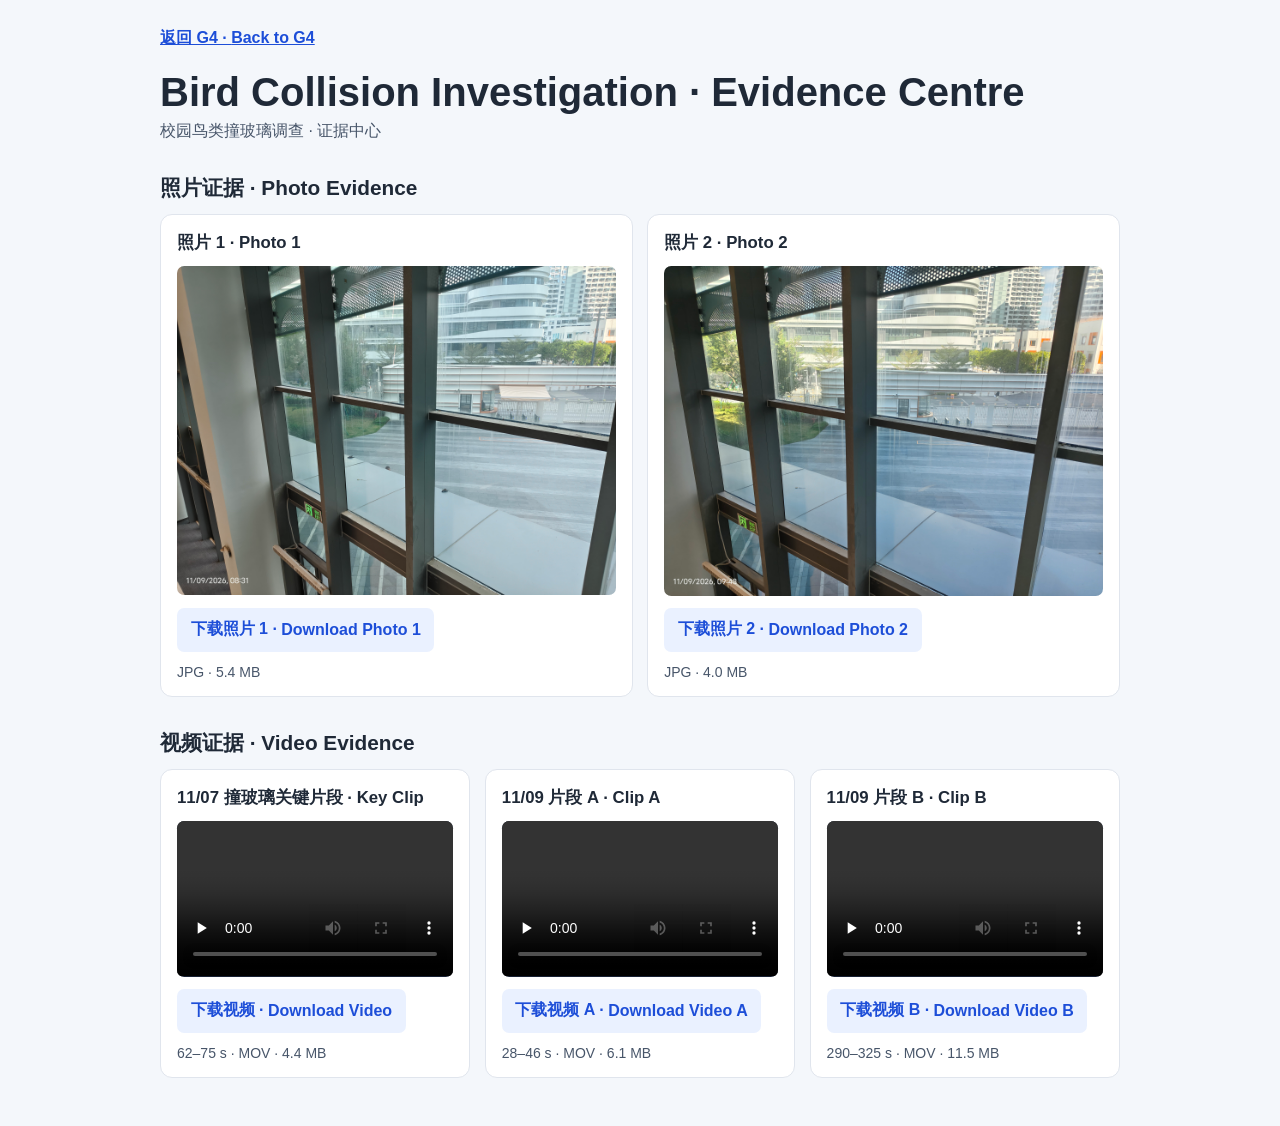
<file: teaching/g4/bird-collision-evidence/index.html>
<!doctype html>
<html lang="zh-CN">
<head>
  <meta charset="utf-8">
  <meta name="viewport" content="width=device-width, initial-scale=1">
  <title>Bird Collision Investigation · Evidence Centre</title>
  <style>
    :root {
      color-scheme: light;
      font-family: -apple-system, "PingFang SC", BlinkMacSystemFont, "Segoe UI", sans-serif;
      color: #1f2937;
      background: #f4f7fb;
    }

    body { margin: 0; }
    main { width: min(60rem, calc(100% - 2rem)); margin: 0 auto; padding: 1.75rem 0 3rem; }
    a { color: #1d4ed8; font-weight: 600; }
    a:focus-visible { outline: 3px solid #1d4ed8; outline-offset: 4px; }
    h1 { margin: 1.25rem 0 .35rem; font-size: clamp(1.75rem, 4vw, 2.5rem); line-height: 1.15; }
    h2 { margin: 2rem 0 .8rem; font-size: 1.3rem; }
    h3 { margin: 0; font-size: 1.05rem; }
    .subtitle { margin: 0; color: #475569; }
    .cards { display: grid; grid-template-columns: repeat(auto-fit, minmax(min(100%, 17rem), 1fr)); gap: .9rem; }
    .card {
      display: flex;
      flex-direction: column;
      gap: .75rem;
      padding: 1rem;
      border: 1px solid #e0e5ed;
      border-radius: .75rem;
      background: #fff;
    }

    img, video { display: block; width: 100%; border-radius: .45rem; background: #edf2f8; }
    img { height: auto; }
    video { aspect-ratio: 16 / 9; background: #172033; }

    .download {
      align-self: flex-start;
      display: inline-flex;
      align-items: center;
      min-height: 44px;
      padding: 0 .85rem;
      margin-top: auto;
      border-radius: .45rem;
      background: #eaf1ff;
      text-decoration: none;
    }

    .download:hover { background: #dae7ff; }
    .file-details { font-size: .875rem; color: #475569; }
  </style>
</head>
<body>
  <main>
    <header>
      <a href="../">返回 G4 · <span lang="en">Back to G4</span></a>
      <h1 lang="en">Bird Collision Investigation · Evidence Centre</h1>
      <p class="subtitle">校园鸟类撞玻璃调查 · 证据中心</p>
    </header>

    <section aria-labelledby="photos">
      <h2 id="photos">照片证据 · <span lang="en">Photo Evidence</span></h2>
      <div class="cards">
        <article class="card">
          <h3>照片 1 · <span lang="en">Photo 1</span></h3>
          <img src="media/photo-1.jpg" alt="校园调查证据照片 1" width="4096" height="3072" loading="lazy" decoding="async">
          <a class="download" href="media/photo-1.jpg" download="1.jpg">下载照片 1 · <span lang="en">&nbsp;Download Photo 1</span></a>
          <span class="file-details">JPG · 5.4 MB</span>
        </article>
        <article class="card">
          <h3>照片 2 · <span lang="en">Photo 2</span></h3>
          <img src="media/photo-2.jpg" alt="校园调查证据照片 2" width="4096" height="3072" loading="lazy" decoding="async">
          <a class="download" href="media/photo-2.jpg" download="2.jpg">下载照片 2 · <span lang="en">&nbsp;Download Photo 2</span></a>
          <span class="file-details">JPG · 4.0 MB</span>
        </article>
      </div>
    </section>

    <section aria-labelledby="videos">
      <h2 id="videos">视频证据 · <span lang="en">Video Evidence</span></h2>
      <div class="cards">
        <article class="card">
          <h3>11/07 撞玻璃关键片段 · <span lang="en">Key Clip</span></h3>
          <video controls playsinline preload="none" src="media/nov-07-key-clip.mov" aria-label="11 月 7 日撞玻璃关键片段"></video>
          <a class="download" href="media/nov-07-key-clip.mov" download="11.07_撞玻璃关键片段_62-75秒.mov">下载视频 · <span lang="en">&nbsp;Download Video</span></a>
          <span class="file-details">62–75 s · MOV · 4.4 MB</span>
        </article>
        <article class="card">
          <h3>11/09 片段 A · <span lang="en">Clip A</span></h3>
          <video controls playsinline preload="none" src="media/nov-09-clip-a.mov" aria-label="11 月 9 日片段 A"></video>
          <a class="download" href="media/nov-09-clip-a.mov" download="11.09_片段A_28-46秒.mov">下载视频 A · <span lang="en">&nbsp;Download Video A</span></a>
          <span class="file-details">28–46 s · MOV · 6.1 MB</span>
        </article>
        <article class="card">
          <h3>11/09 片段 B · <span lang="en">Clip B</span></h3>
          <video controls playsinline preload="none" src="media/nov-09-clip-b.mov" aria-label="11 月 9 日片段 B"></video>
          <a class="download" href="media/nov-09-clip-b.mov" download="11.09_片段B_290-325秒.mov">下载视频 B · <span lang="en">&nbsp;Download Video B</span></a>
          <span class="file-details">290–325 s · MOV · 11.5 MB</span>
        </article>
      </div>
    </section>
  </main>
</body>
</html>
</file>
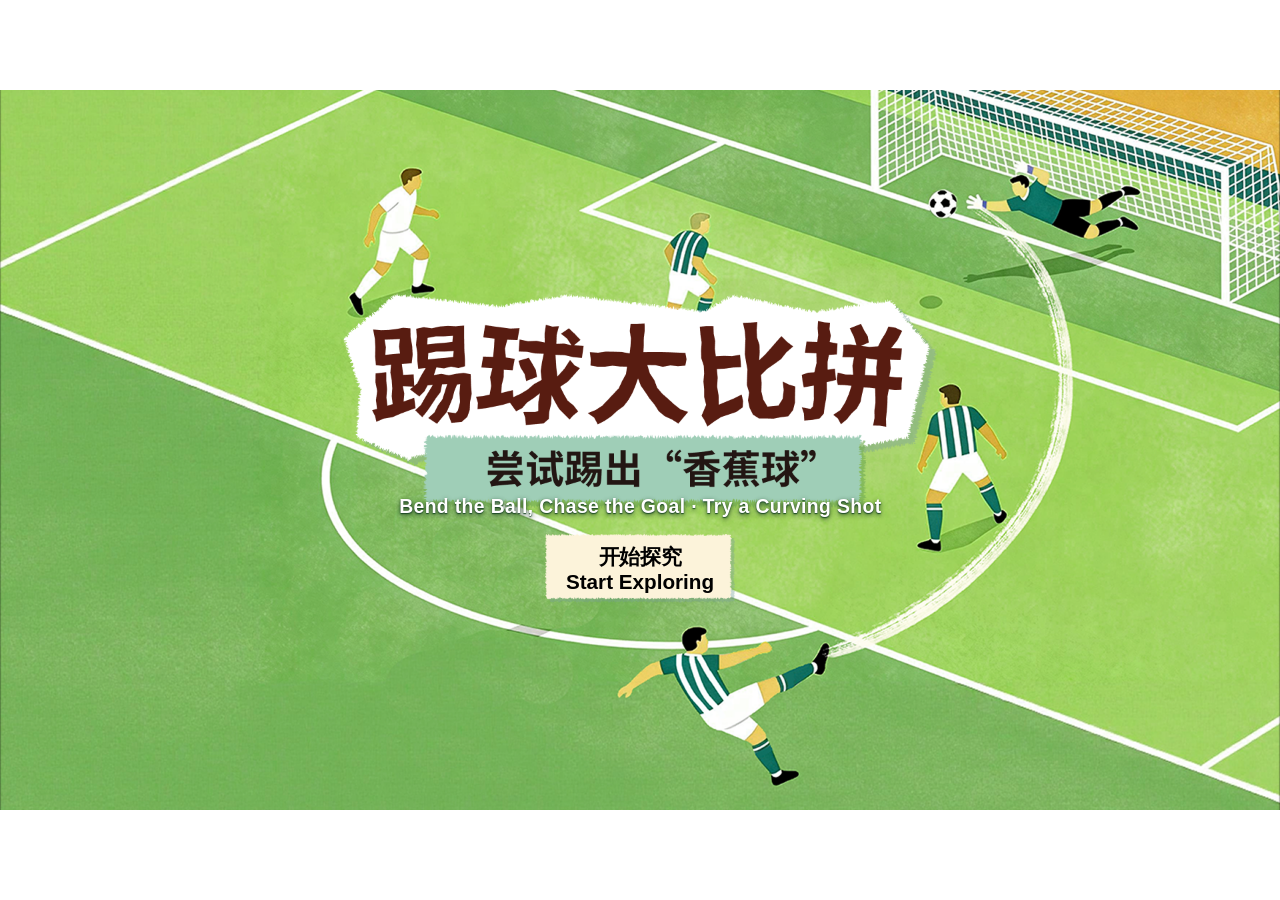
<file: teaching/g4/curving-shot/index.html>
<!doctype html><html lang="zh-CN"><head><meta charset="utf-8"><meta http-equiv="X-UA-Compatible" content="IE=edge"><meta name="viewport" content="width=device-width,initial-scale=1"><link rel="icon" href="favicon.ico"><title>弧线射门互动 | Curving Shot Interactive</title><script defer="defer" src="static/js/chunk-vendors.6eabdda8.js"></script><script defer="defer" src="static/js/app.b7e30be0.js"></script><link href="static/css/chunk-vendors.4a6f1ece.css" rel="stylesheet"><link href="static/css/app.454f010f.css" rel="stylesheet"><link href="bilingual.css" rel="stylesheet"></head><body><noscript><strong>We're sorry but demo doesn't work properly without JavaScript enabled. Please enable it to continue.</strong></noscript><div id="app"></div></body></html>
</file>
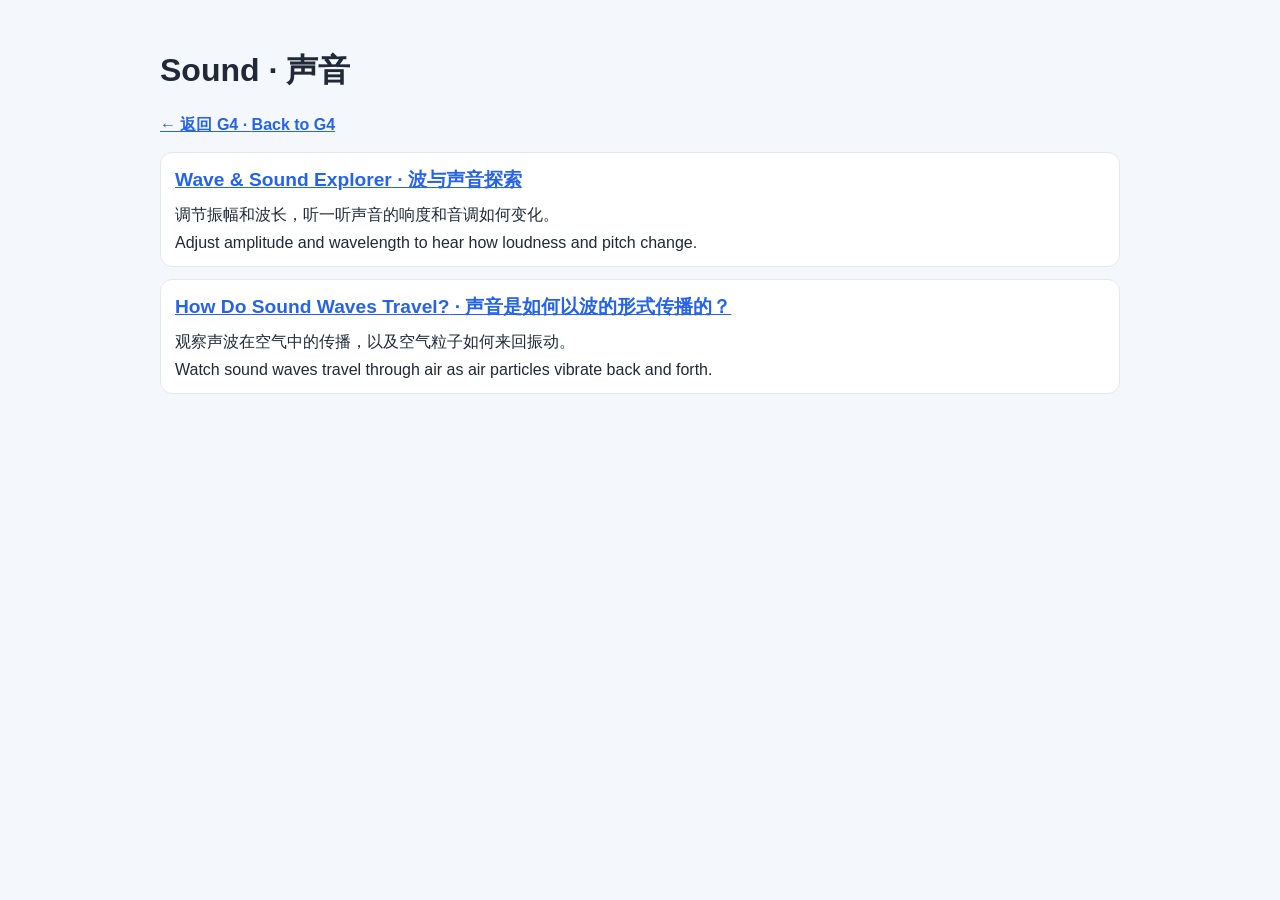
<file: teaching/g4/sound/index.html>
<!doctype html>
<html lang="zh-CN">
<head>
  <meta charset="UTF-8">
  <meta name="viewport" content="width=device-width, initial-scale=1.0">
  <title>Sound · 声音 | G4 Teaching Portal</title>
  <style>
    body { font-family: -apple-system, "PingFang SC", sans-serif; margin: 0; background: #f4f7fb; color: #1f2937; }
    main { max-width: 960px; margin: 0 auto; padding: 28px 20px 40px; }
    .card { background: #fff; border: 1px solid #e5e7eb; border-radius: 12px; padding: 14px; margin-top: 12px; }
    .card h2 { font-size: 1.2rem; margin: 0 0 0.75rem; }
    .card p { margin: 0.5rem 0 0; }
    a { color: #2563eb; font-weight: 600; }
    a:focus-visible { outline: 2px solid currentColor; outline-offset: 4px; }
  </style>
</head>
<body>
  <main>
    <h1><span lang="en">Sound</span> · 声音</h1>
    <p><a href="../">← 返回 G4 · <span lang="en">Back to G4</span></a></p>
    <article class="card">
      <h2><a href="./G4_Wave_Sound_Explorer_v2.html"><span lang="en">Wave &amp; Sound Explorer</span> · 波与声音探索</a></h2>
      <p>调节振幅和波长，听一听声音的响度和音调如何变化。</p>
      <p lang="en">Adjust amplitude and wavelength to hear how loudness and pitch change.</p>
    </article>
    <article class="card">
      <h2><a href="./Sound_Waves_Simulator_G4.html"><span lang="en">How Do Sound Waves Travel?</span> · 声音是如何以波的形式传播的？</a></h2>
      <p>观察声波在空气中的传播，以及空气粒子如何来回振动。</p>
      <p lang="en">Watch sound waves travel through air as air particles vibrate back and forth.</p>
    </article>
  </main>
</body>
</html>
</file>
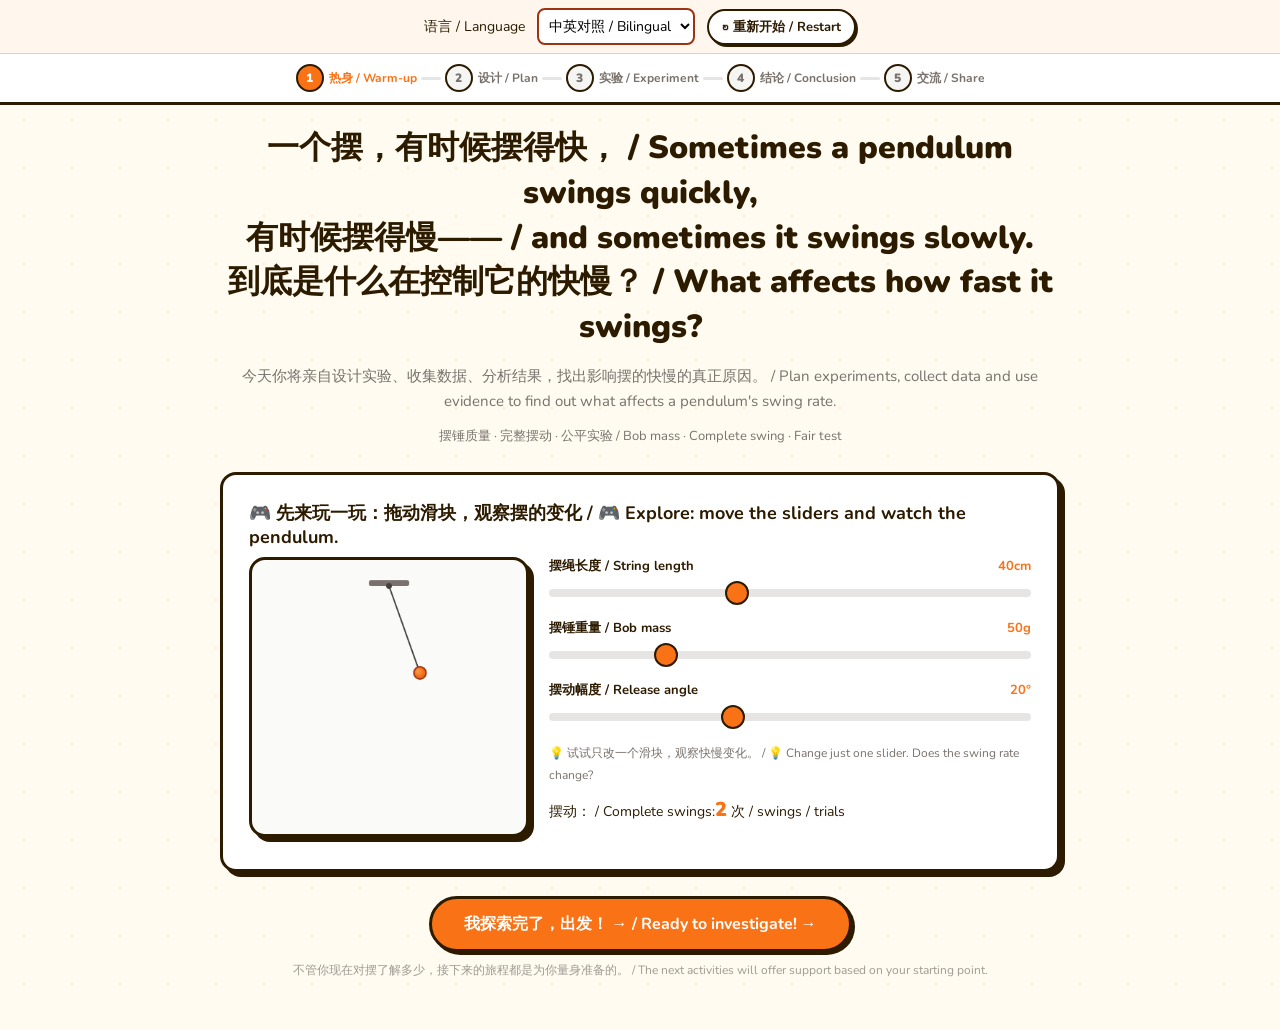
<file: teaching/g5/pendulum/index.html>
<!DOCTYPE html>
<html lang="zh-CN">
<head>
<meta charset="UTF-8">
<meta name="viewport" content="width=device-width, initial-scale=1.0">
<title>摆的研究 · Pendulum Inquiry · 双语版</title>
<link href="https://fonts.googleapis.com/css2?family=Nunito:wght@400;700;900&amp;family=Quicksand:wght@500;700&amp;display=swap" rel="stylesheet">
<style>
/* ==================== 基础 ==================== */
*{margin:0;padding:0;box-sizing:border-box;}
:root{
  --pri:#f97316;--pri-l:#fff7ed;--pri-d:#ea580c;
  --ok:#22c55e;--ok-l:#f0fdf4;
  --warn:#eab308;--err:#ef4444;
  --purple:#8b5cf6;--cyan:#06b6d4;
  --bg:#fffbf0;--card:#fff;--ink:#2d1b00;--ink2:#78716c;
  --sh:5px 5px 0 var(--ink);
  --r:16px;--border:3px solid var(--ink);
  --font:'Nunito','PingFang SC','Microsoft YaHei',sans-serif;
  --font2:'Quicksand','PingFang SC',sans-serif;
}
body{font-family:var(--font);background:var(--bg);color:var(--ink);min-height:100vh;overflow-x:hidden;
  background-image:radial-gradient(circle,rgba(249,115,22,.06) 2px,transparent 2px);background-size:48px 48px;}

/* ==================== 进度条 ==================== */
.topbar{position:fixed;top:0;left:0;right:0;z-index:100;background:var(--card);border-bottom:var(--border);padding:10px 16px;display:flex;align-items:center;justify-content:center;gap:4px;}
.ps{display:flex;align-items:center;gap:5px;font-size:12px;font-weight:700;color:var(--ink2);transition:.3s;}
.ps.on{color:var(--pri);}.ps.done{color:var(--ok);}
.pd{width:28px;height:28px;border-radius:50%;background:#f5f5f4;border:2px solid var(--ink);display:flex;align-items:center;justify-content:center;font-size:12px;font-weight:900;transition:.3s;}
.ps.on .pd{background:var(--pri);color:#fff;border-color:var(--ink);}
.ps.done .pd{background:var(--ok);color:#fff;}
.pl{width:20px;height:3px;background:#e7e5e4;border-radius:2px;}.pl.done{background:var(--ok);}

/* ==================== 页面 ==================== */
.page{display:none;min-height:100vh;padding:68px 20px 40px;max-width:880px;margin:0 auto;animation:fadeUp .5s ease;}
.page.active{display:block;}
@keyframes fadeUp{from{opacity:0;transform:translateY(20px)}to{opacity:1;transform:translateY(0)}}

/* ==================== 通用组件 ==================== */
h1{font-size:clamp(22px,4vw,32px);line-height:1.4;margin-bottom:14px;font-weight:900;}
h2{font-size:clamp(18px,3vw,24px);line-height:1.4;margin-bottom:10px;font-weight:900;}
h3{font-size:clamp(15px,2.5vw,18px);margin-bottom:8px;font-weight:700;}
p{line-height:1.8;margin-bottom:10px;font-size:clamp(14px,1.8vw,16px);}
.sub{color:var(--ink2);font-size:clamp(13px,1.6vw,15px);line-height:1.7;}

.btn{display:inline-flex;align-items:center;justify-content:center;gap:8px;padding:14px 32px;border-radius:50px;font-size:clamp(14px,1.8vw,16px);font-weight:700;cursor:pointer;border:var(--border);transition:.2s;font-family:var(--font);box-shadow:3px 3px 0 var(--ink);}
.btn:hover{transform:translate(-1px,-1px);box-shadow:4px 4px 0 var(--ink);}
.btn:active{transform:translate(2px,2px);box-shadow:1px 1px 0 var(--ink);}
.btn-p{background:var(--pri);color:#fff;}
.btn-o{background:var(--card);color:var(--ink);}
.btn-ok{background:var(--ok);color:#fff;}
.btn:disabled{opacity:.5;cursor:not-allowed;transform:none;box-shadow:3px 3px 0 var(--ink);}

.card{background:var(--card);border:var(--border);box-shadow:var(--sh);border-radius:var(--r);padding:clamp(16px,2vw,28px);margin-bottom:16px;position:relative;}
.badge{position:absolute;top:-12px;right:-12px;width:40px;height:40px;border-radius:50%;background:var(--pri);border:var(--border);display:flex;align-items:center;justify-content:center;font-size:20px;}
.center{text-align:center;}
.mt8{margin-top:8px;}.mt16{margin-top:16px;}.mt24{margin-top:24px;}.mt32{margin-top:32px;}

/* ==================== 选项按钮 ==================== */
.qopt{display:block;width:100%;text-align:left;padding:14px 20px;margin-bottom:10px;background:var(--card);border:var(--border);border-radius:var(--r);cursor:pointer;font-size:clamp(13px,1.6vw,15px);line-height:1.6;transition:.2s;font-family:var(--font);box-shadow:2px 2px 0 var(--ink);}
.qopt:hover{transform:translate(-1px,-1px);box-shadow:3px 3px 0 var(--ink);}
.qopt:disabled{cursor:default;opacity:.72;transform:none;box-shadow:2px 2px 0 var(--ink);}
.qopt.sel{background:var(--pri-l);border-color:var(--pri);}
.qopt.ok{background:#dcfce7;border-color:var(--ok);}
.qopt.no{background:#fef2f2;border-color:var(--err);}
.qopt.ms{padding-left:46px;position:relative;}
.qopt.ms::before{content:'';position:absolute;left:16px;top:50%;transform:translateY(-50%);width:18px;height:18px;border:2px solid var(--ink2);border-radius:4px;}
.qopt.ms.sel::before{background:var(--pri);border-color:var(--pri);}
.qopt.ms.sel::after{content:'✓';position:absolute;left:19px;top:50%;transform:translateY(-50%);color:#fff;font-size:12px;font-weight:900;}
.qfb{padding:14px 18px;border-radius:var(--r);margin-top:12px;font-size:13px;line-height:1.7;display:none;border:2px solid transparent;}
.qfb.show{display:block;animation:fadeUp .3s ease;}
.qfb.pos{background:#dcfce7;color:#166534;border-color:#22c55e;}
.qfb.gd{background:#fefce8;color:#854d0e;border-color:#eab308;}

/* ==================== 挑战卡 ==================== */
.chcard{border:var(--border);border-radius:var(--r);overflow:hidden;margin-bottom:10px;box-shadow:2px 2px 0 var(--ink);}
.chcard-h{padding:14px 18px;cursor:pointer;font-weight:700;display:flex;align-items:center;justify-content:space-between;background:#fafaf9;font-size:14px;transition:.2s;}
.chcard-h:hover{background:#f5f5f4;}
.chcard-b{max-height:0;overflow:hidden;transition:max-height .4s ease;padding:0 18px;}
.chcard.open .chcard-b{max-height:600px;padding:16px 18px;}
.chcard .arr{transition:transform .3s;font-size:12px;}.chcard.open .arr{transform:rotate(90deg);}

/* ==================== 步骤指示 ==================== */
.steps{display:flex;justify-content:center;gap:8px;margin-bottom:20px;}
.sd{width:34px;height:34px;border-radius:50%;background:#f5f5f4;border:2px solid var(--ink);display:flex;align-items:center;justify-content:center;font-size:13px;font-weight:900;transition:.3s;}
.sd.on{background:var(--pri);color:#fff;}.sd.done{background:var(--ok);color:#fff;}

/* ==================== 因素卡 ==================== */
.fcard{padding:16px 20px;border:var(--border);border-radius:var(--r);cursor:pointer;text-align:center;font-size:14px;font-weight:700;transition:.2s;margin-bottom:10px;box-shadow:2px 2px 0 var(--ink);}
.fcard:hover{transform:translate(-1px,-1px);box-shadow:3px 3px 0 var(--ink);background:var(--pri-l);}
.fcard.sel{background:var(--pri-l);border-color:var(--pri);}

/* ==================== 拖拽 ==================== */
.tagpool{display:flex;flex-wrap:wrap;gap:8px;padding:12px;min-height:50px;}
.dtag{padding:8px 16px;border-radius:20px;background:#f5f5f4;border:2px solid var(--ink);cursor:grab;font-size:13px;font-weight:700;user-select:none;transition:.2s;box-shadow:2px 2px 0 var(--ink);}
.dtag:active{cursor:grabbing;}.dtag.dragging{opacity:.4;}
.dropz{border:3px dashed #d6d3d1;border-radius:var(--r);padding:14px;min-height:80px;margin-bottom:12px;transition:.2s;background:#fafaf9;}
.dropz.over{border-color:var(--pri);background:var(--pri-l);}
.dropz.ok{border-color:var(--ok);border-style:solid;background:var(--ok-l);}
.dropz-l{font-size:14px;font-weight:700;margin-bottom:6px;}
.dropz-h{font-size:12px;color:var(--ink2);}
.dropz .dtag{background:var(--pri-l);border-color:var(--pri);}
.dropz.ok .dtag{background:#dcfce7;border-color:var(--ok);}

/* ==================== 模拟器 ==================== */
.sim-wrap{display:flex;gap:20px;flex-wrap:wrap;align-items:flex-start;}
.sim-cv{flex:1;min-width:280px;}
.sim-cv canvas{width:100%;border-radius:var(--r);background:#fafaf9;border:var(--border);box-shadow:var(--sh);cursor:pointer;}
.sim-ctrl{flex:0 0 240px;min-width:220px;}
.sld-grp{margin-bottom:16px;}
.sld-grp label{display:flex;justify-content:space-between;font-size:13px;font-weight:700;margin-bottom:6px;}
.sld-grp label span{color:var(--pri);}
.sld-grp input[type=range]{width:100%;height:8px;-webkit-appearance:none;appearance:none;background:#e7e5e4;border-radius:4px;outline:none;}
.sld-grp input[type=range]::-webkit-slider-thumb{-webkit-appearance:none;width:24px;height:24px;background:var(--pri);border-radius:50%;border:2px solid var(--ink);cursor:pointer;}
.dual-cv{display:flex;gap:16px;flex-wrap:wrap;}
.dual-cv>div{flex:1;min-width:200px;text-align:center;}
.dual-cv canvas{width:100%;border-radius:var(--r);background:#fafaf9;border:var(--border);box-shadow:var(--sh);}
.timer-big{font-size:22px;font-weight:900;font-variant-numeric:tabular-nums;margin-top:6px;}

/* ==================== 数据表 ==================== */
table.dtbl{width:100%;border-collapse:separate;border-spacing:0;margin:12px 0;font-size:14px;border:var(--border);border-radius:12px;overflow:hidden;box-shadow:var(--sh);}
table.dtbl th,table.dtbl td{border:1px solid #e7e5e4;padding:10px 14px;text-align:center;}
table.dtbl th{background:var(--pri);color:#fff;font-weight:700;border-color:var(--pri-d);}
table.dtbl td input{width:72px;border:2px solid #e7e5e4;border-radius:8px;padding:6px;text-align:center;font-size:14px;font-family:var(--font);font-weight:700;}
table.dtbl td input:focus{outline:none;border-color:var(--pri);}
table.dtbl .avg{background:#dcfce7;font-weight:900;color:#166534;}

/* ==================== 知识卡片面板 ==================== */
.kc-btn{position:fixed;bottom:80px;right:20px;width:52px;height:52px;border-radius:50%;background:var(--purple);color:#fff;border:var(--border);cursor:pointer;font-size:20px;box-shadow:var(--sh);z-index:99;display:none;align-items:center;justify-content:center;transition:.2s;}
.kc-btn.show{display:flex;}
.kc-btn:hover{transform:scale(1.08);}
.kc-panel{position:fixed;right:0;top:0;bottom:0;width:min(380px,90vw);background:var(--bg);border-left:var(--border);z-index:201;transform:translateX(100%);transition:transform .3s ease;overflow-y:auto;padding:20px;}
.kc-panel.open{transform:translateX(0);}
.kc-overlay{position:fixed;inset:0;background:rgba(0,0,0,.3);z-index:200;display:none;}
.kc-overlay.show{display:block;}
.kc-card{background:var(--card);border:var(--border);border-radius:var(--r);box-shadow:3px 3px 0 var(--ink);padding:16px;margin-bottom:14px;cursor:pointer;transition:.2s;}
.kc-card:hover{transform:translate(-1px,-1px);}
.kc-card h4{font-size:15px;margin-bottom:6px;display:flex;align-items:center;gap:8px;}
.kc-card p{font-size:13px;color:var(--ink2);margin:0;line-height:1.6;}
.kc-card canvas{width:100%;height:100px;border-radius:8px;margin-top:8px;background:#fafaf9;}
.kc-card.expanded p{color:var(--ink);}

/* ==================== 微步骤 ==================== */
.mstep{display:none;}.mstep.on{display:block;animation:fadeUp .5s ease;}

/* ==================== 视频占位 ==================== */
.video-placeholder{background:#1c1917;border:var(--border);border-radius:var(--r);box-shadow:var(--sh);padding:40px 20px;text-align:center;color:#fff;margin:16px 0;}
.video-placeholder .play-icon{font-size:48px;margin-bottom:12px;opacity:.8;}
.video-placeholder p{color:#a8a29e;font-size:13px;margin:0;}

/* ==================== 对比摆区 ==================== */
.cmp-row{display:flex;justify-content:center;gap:24px;margin:16px 0;flex-wrap:wrap;}
.cmp-item{text-align:center;flex:0 0 auto;}
.cmp-item canvas{border-radius:12px;background:#fafaf9;border:2px solid #e7e5e4;}
.cmp-label{font-size:13px;font-weight:700;margin-top:6px;}

/* ==================== 填空 ==================== */
.fblank{display:inline-block;min-width:70px;padding:4px 12px;border:none;border-bottom:3px solid var(--pri);font-size:15px;font-family:var(--font);font-weight:700;background:transparent;text-align:center;}
.fblank:focus{outline:none;border-bottom-color:var(--pri-d);}
.fsel{display:inline-block;padding:6px 12px;border:2px solid var(--pri);border-radius:8px;font-size:14px;font-family:var(--font);font-weight:700;background:var(--pri-l);cursor:pointer;}

/* ==================== 结论卡 ==================== */
.conclusion-card{background:linear-gradient(135deg,var(--pri-l),#fff);border:var(--border);border-radius:var(--r);box-shadow:var(--sh);padding:24px;text-align:center;}
.conclusion-card .big{font-size:clamp(18px,2.5vw,22px);font-weight:900;margin:12px 0;color:var(--pri);}

/* ==================== 协作墙 ==================== */
.pwall{display:grid;grid-template-columns:repeat(auto-fill,minmax(260px,1fr));gap:14px;}
.pcard{background:var(--card);border:var(--border);border-radius:var(--r);box-shadow:3px 3px 0 var(--ink);padding:16px;border-left:6px solid var(--pri);}
.pcard-tag{display:inline-block;padding:3px 12px;border-radius:20px;background:var(--pri-l);border:2px solid var(--pri);font-size:12px;font-weight:700;margin-bottom:8px;}
.pcard p{font-size:13px;margin-bottom:4px;}

/* ==================== 多因素研究 ==================== */
.research-grid{display:grid;grid-template-columns:repeat(auto-fit,minmax(210px,1fr));gap:14px;margin-top:16px;}
.research-item{background:var(--card);border:var(--border);border-radius:var(--r);box-shadow:3px 3px 0 var(--ink);padding:18px;}
.research-item.done{background:var(--ok-l);border-color:var(--ok);}
.research-item h4{font-size:15px;margin-bottom:6px;}
.research-item p{font-size:13px;color:var(--ink2);margin:0;}
.research-item .btn{width:100%;margin-top:12px;padding:10px 16px;font-size:13px;}
.research-status{display:inline-block;padding:3px 10px;border-radius:20px;background:#f5f5f4;border:2px solid var(--ink);font-size:11px;font-weight:900;margin-bottom:8px;}
.research-item.done .research-status{background:#dcfce7;border-color:var(--ok);color:#166534;}
.action-row{display:flex;justify-content:center;gap:10px;flex-wrap:wrap;margin-top:24px;}

/* ==================== 旅程 ==================== */
.timeline{border-left:4px solid var(--pri);padding-left:20px;margin:16px 0;}
.tl-i{position:relative;margin-bottom:18px;}
.tl-i::before{content:'✓';position:absolute;left:-32px;top:2px;width:22px;height:22px;background:var(--ok);border:2px solid var(--ink);color:#fff;border-radius:50%;font-size:11px;display:flex;align-items:center;justify-content:center;font-weight:900;}
.tl-i h4{font-size:14px;font-weight:700;margin-bottom:2px;}
.tl-i p{font-size:12px;color:var(--ink2);margin:0;}

/* ==================== 举手 & 模态 ==================== */
.help-btn{position:fixed;bottom:20px;right:20px;width:52px;height:52px;border-radius:50%;background:var(--warn);color:var(--ink);border:var(--border);cursor:pointer;font-size:22px;box-shadow:var(--sh);z-index:99;display:none;align-items:center;justify-content:center;}
.help-btn.show{display:flex;}.help-btn:hover{transform:scale(1.08);}
.modal{position:fixed;inset:0;background:rgba(0,0,0,.4);z-index:300;display:none;align-items:center;justify-content:center;}
.modal.show{display:flex;}
.modal-c{background:var(--card);border:var(--border);border-radius:var(--r);box-shadow:8px 8px 0 var(--ink);padding:24px;width:min(420px,90vw);animation:fadeUp .3s ease;max-height:85vh;overflow-y:auto;}
.modal textarea{width:100%;height:80px;border:var(--border);border-radius:12px;padding:12px;font-size:14px;font-family:var(--font);resize:none;margin:12px 0;}
.modal textarea:focus{outline:none;border-color:var(--pri);}

/* ==================== 流动提示 ==================== */
.flow{display:none;padding:12px 18px;border-radius:var(--r);border:2px dashed var(--ok);background:var(--ok-l);font-size:13px;margin-top:14px;cursor:pointer;font-weight:700;transition:.2s;}
.flow:hover{background:#bbf7d0;}.flow.show{display:block;animation:fadeUp .5s ease;}

/* 审稿方案 */
.rev-plan{background:#fefce8;border:2px dashed var(--warn);padding:16px;border-radius:var(--r);font-size:13px;line-height:1.8;margin:12px 0;}

/* 编辑器 */
.editor{width:100%;min-height:180px;padding:16px;border:var(--border);border-radius:var(--r);font-size:14px;line-height:1.8;resize:vertical;font-family:var(--font);background:var(--card);box-shadow:inset 0 2px 4px rgba(0,0,0,.06);}
.editor:focus{outline:none;border-color:var(--pri);}

/* 故事框 */
.story{background:#fefce8;border-left:5px solid var(--warn);border-radius:0 var(--r) var(--r) 0;padding:16px 20px;margin:14px 0;font-size:14px;line-height:1.8;}

/* ==================== 响应式 ==================== */
@media(max-width:600px){
  .page{padding:60px 14px 32px;}
  .ps span{display:none;}
  .pwall{grid-template-columns:1fr;}
  .sim-wrap{flex-direction:column;}
  .sim-ctrl{flex:unset;min-width:unset;}
  .dual-cv{flex-direction:column;}
  .dual-cv>div{min-width:unset;}
  .research-grid{grid-template-columns:1fr;}
}
</style>
<style>
.language-bar{position:fixed;inset:0 0 auto;z-index:110;background:#fff7ed;min-height:52px;padding:8px 16px;display:flex;align-items:center;justify-content:center;gap:12px;border-bottom:1px solid #d6d3d1;font-size:14px;}
.language-bar select{font:inherit;max-width:65%;min-width:0;padding:6px;border:2px solid #9a3412;border-radius:8px;background:white;}
.restart-btn{display:inline-flex;align-items:center;justify-content:center;flex:0 0 auto;min-height:36px;padding:6px 13px;border:2px solid var(--ink);border-radius:999px;background:var(--card);color:var(--ink);font:700 13px var(--font);white-space:nowrap;cursor:pointer;box-shadow:2px 2px 0 var(--ink);transition:.2s;}
.restart-btn:hover{transform:translate(-1px,-1px);box-shadow:3px 3px 0 var(--ink);background:var(--pri-l);}
.restart-btn:active{transform:translate(1px,1px);box-shadow:1px 1px 0 var(--ink);}
.restart-btn:focus-visible{outline:3px solid var(--pri);outline-offset:3px;}
.topbar{top:54px;min-height:48px;}
.page{padding-top:126px;}
.page p,.qopt,.fcard,.btn,.research-item{overflow-wrap:anywhere;}
.btn{white-space:normal;text-align:center;}
.fsel{max-width:100%;white-space:normal;}
.chcard.open .chcard-b{max-height:none;}
.sld-grp label{flex-wrap:wrap;gap:6px;}
.sim-ctrl{flex:1 1 240px;}
table.dtbl{table-layout:fixed;}
table.dtbl th,table.dtbl td{padding:8px 5px;overflow-wrap:anywhere;}
table.dtbl td input{width:100%;max-width:80px;min-width:0;}
.kc-panel{padding-top:24px;}
@media(max-width:600px){.page{padding-top:120px;}.sim-cv{min-width:0;width:100%;}.sim-ctrl{flex:auto;width:100%;}.action-row .btn{width:100%;}.language-bar{padding:7px 8px;font-size:12px;gap:6px;}.language-bar select{flex:0 1 220px;max-width:none;}.restart-btn{min-height:34px;padding:5px 10px;font-size:12px;}.topbar{gap:3px;}}
@media(max-width:480px){.language-bar label{position:absolute;width:1px;height:1px;padding:0;margin:-1px;overflow:hidden;clip:rect(0,0,0,0);white-space:nowrap;border:0;}}
</style>
</head>
<body>
<div class="language-bar" data-no-translate>
  <label for="languageChoice">语言 / Language</label>
  <select id="languageChoice" aria-label="语言 / Language"><option value="bi">中英对照 / Bilingual</option><option value="zh">中文</option><option value="en">English</option></select>
  <button type="button" class="restart-btn" onclick="restartActivity()" aria-label="重新开始 / Restart">↻ 重新开始 / Restart</button>
</div>

<!-- ==================== 顶部进度条 ==================== -->
<div class="topbar">
  <div class="ps on" id="pg1"><div class="pd">1</div><span>热身</span></div><div class="pl" id="pl1"></div>
  <div class="ps" id="pg2"><div class="pd">2</div><span>设计</span></div><div class="pl" id="pl2"></div>
  <div class="ps" id="pg3"><div class="pd">3</div><span>实验</span></div><div class="pl" id="pl3"></div>
  <div class="ps" id="pg4"><div class="pd">4</div><span>结论</span></div><div class="pl" id="pl4"></div>
  <div class="ps" id="pg5"><div class="pd">5</div><span>交流</span></div>
</div>

<!-- ==================== 模块一：任务简报 ==================== -->
<div class="page active" id="p-intro">
  <div class="center">
    <h1>一个摆，有时候摆得快，<br>有时候摆得慢——<br>到底是什么在控制它的快慢？</h1>
    <p class="sub">今天你将亲自设计实验、收集数据、分析结果，找出影响摆的快慢的真正原因。</p>
    <p style="font-size:13px;color:var(--ink2);">摆锤质量 · 完整摆动 · 公平实验</p>
  </div>
  <!-- 自由探索模拟器 -->
  <div class="card mt24">
    <h3>🎮 先来玩一玩：拖动滑块，观察摆的变化</h3>
    <div class="sim-wrap mt8">
      <div class="sim-cv"><canvas id="freeCV" width="380" height="380"></canvas></div>
      <div class="sim-ctrl">
        <div class="sld-grp"><label>摆绳长度 <span id="sv_len">40cm</span></label><input type="range" id="sr_len" min="15" max="80" value="40" oninput="updFree()"></div>
        <div class="sld-grp"><label>摆锤重量 <span id="sv_wt">50g</span></label><input type="range" id="sr_wt" min="20" max="150" value="50" oninput="updFree()"></div>
        <div class="sld-grp"><label>摆动幅度 <span id="sv_amp">20°</span></label><input type="range" id="sr_amp" min="5" max="45" value="20" oninput="updFree()"></div>
        <p style="font-size:12px;color:var(--ink2);margin-top:8px;">💡 试试只改一个滑块，观察快慢变化。</p>
        <div style="margin-top:8px;font-size:14px;">摆动：<span id="freeCnt" style="font-weight:900;color:var(--pri);font-size:20px;">0</span> 次</div>
      </div>
    </div>
  </div>
  <div class="center mt24">
    <button class="btn btn-p" onclick="goQuiz()">我探索完了，出发！ →</button>
  </div>
  <p class="sub mt8 center" style="font-size:12px;opacity:.7;">不管你现在对摆了解多少，接下来的旅程都是为你量身准备的。</p>
</div>

<!-- ==================== 模块二：诊断 ==================== -->
<div class="page" id="p-quiz"><div id="quizBox"></div></div>

<!-- ==================== 模块三A：首席研究员 ==================== -->
<div class="page" id="p-A">
  <div class="card"><div class="badge">🔬</div>
    <h2>首席研究员实验室</h2>
    <p class="sub">你对摆的研究已经有很好的基础。现在先自由探索模拟器，然后设计一套完整的实验方案。</p>
  </div>
  <!-- 自由探索模拟器 -->
  <div class="card mt16">
    <h3>🎮 自由探索模拟器</h3>
    <p class="sub">拖动滑块观察摆的变化，找到你想研究的问题。</p>
    <div class="sim-wrap mt16">
      <div class="sim-cv"><canvas id="freeCV_A" width="360" height="360"></canvas></div>
      <div class="sim-ctrl">
        <div class="sld-grp"><label>摆绳长度 <span id="svA_len">40cm</span></label><input type="range" id="srA_len" min="15" max="80" value="40" oninput="updFreeA()"></div>
        <div class="sld-grp"><label>摆锤重量 <span id="svA_wt">50g</span></label><input type="range" id="srA_wt" min="20" max="150" value="50" oninput="updFreeA()"></div>
        <div class="sld-grp"><label>摆动幅度 <span id="svA_amp">20°</span></label><input type="range" id="srA_amp" min="5" max="45" value="20" oninput="updFreeA()"></div>
        <div style="font-size:13px;color:var(--ink2);margin-top:8px;">摆动：<span id="freeA_cnt" style="font-weight:900;color:var(--pri);">0</span> 次</div>
      </div>
    </div>
  </div>
  <!-- 提出问题 + 猜想 + 实验方案 -->
  <div class="card mt16">
    <h3>📝 我的实验方案</h3>
    <p style="font-size:13px;color:var(--ink2);">包括：研究问题、猜想、实验步骤、需要记录的数据、如何保证公平性。</p>
    <p style="font-weight:700;font-size:14px;margin-top:12px;">我想重点研究：
      <select class="fsel" id="factorA" onchange="S.factor=this.value">
        <option value="length">摆绳长度</option>
        <option value="weight">摆锤重量</option>
        <option value="angle">摆动幅度</option>
      </select>
    </p>
    <textarea class="editor mt8" id="edA" placeholder="在这里写下你的实验方案...&#10;&#10;研究问题：&#10;我的猜想：&#10;实验步骤：&#10;需要记录的数据：&#10;如何保证公平性（控制变量）："></textarea>
    <div class="center mt8"><button class="btn btn-o" onclick="showPage('p-B');S.path='B';" style="font-size:13px;">💡 帮我理思路（切换到引导模式）</button></div>
  </div>
  <div class="mt16">
    <h3>🏆 高阶挑战卡</h3>
    <div class="chcard" id="ch1"><div class="chcard-h" onclick="togCh('ch1')"><span>🧩 多因素挑战</span><span class="arr">▶</span></div><div class="chcard-b"><p style="font-size:13px;">设计一套方案，把绳长、重量、幅度三个因素都研究了。你需要几组实验？</p><textarea class="editor mt8" style="min-height:100px;" placeholder="写下你的多因素方案..."></textarea></div></div>
    <div class="chcard" id="ch2"><div class="chcard-h" onclick="togCh('ch2')"><span>🔍 审稿人模式</span><span class="arr">▶</span></div><div class="chcard-b"><p style="font-size:13px;">找出下面方案的问题并写修改建议：</p><div class="rev-plan"><strong>小华的方案：</strong><br>研究摆绳长度的影响。两个摆，一个绳长20cm挂30g，另一个绳长50cm挂80g。各摆10次，看哪个快。</div><textarea class="editor mt8" style="min-height:100px;" placeholder="指出至少两个问题..."></textarea></div></div>
  </div>
  <div class="center mt24"><button class="btn btn-p" onclick="submitDesign()">方案完成，进入实验 →</button></div>
</div>

<!-- ==================== 模块三B：实验工作坊 ==================== -->
<div class="page" id="p-B">
  <div class="card"><div class="badge">🛠️</div>
    <h2>实验构建工作坊</h2>
    <p class="sub">一步一步搭建你的实验方案，每一步都有工具帮你。</p>
  </div>
  <div class="steps mt16"><div class="sd on" id="sB1">1</div><div class="sd" id="sB2">2</div><div class="sd" id="sB3">3</div><div class="sd" id="sB4">4</div></div>

  <!-- B-1：选研究问题 -->
  <div id="Bs1" class="card">
    <h3>第一步：选择你想研究的问题</h3>
    <div class="mt16">
      <div class="fcard" data-factor="length" onclick="selFac(this,'length')">📏 研究<strong>摆绳长度</strong>是否影响摆的快慢</div>
      <div class="fcard" data-factor="weight" onclick="selFac(this,'weight')">⚖️ 研究<strong>摆锤重量</strong>是否影响摆的快慢</div>
      <div class="fcard" data-factor="angle" onclick="selFac(this,'angle')">📐 研究<strong>摆动幅度</strong>是否影响摆的快慢</div>
    </div>
    <p id="fConf" class="sub mt16" style="display:none;"></p>
    <div class="center mt16"><button class="btn btn-p" id="btnBs2" style="display:none;" onclick="goBs(2)">下一步 →</button></div>
  </div>
  <!-- B-2：猜想 -->
  <div id="Bs2" class="card" style="display:none;">
    <h3>第二步：做出你的猜想</h3>
    <div class="mt16" style="font-size:15px;line-height:2.4;" id="B_guessArea"></div>
    <div class="center mt16"><button class="btn btn-p" id="btnBs3" onclick="goBs(3)">下一步 →</button></div>
  </div>
  <!-- B-3：变量分类拖拽 -->
  <div id="Bs3" class="card" style="display:none;">
    <h3>第三步：变量分类</h3>
    <p class="sub">把下面的标签拖到正确的框里：</p>
    <div class="tagpool mt16" id="tagPool"></div>
    <div class="mt16">
      <div class="dropz" id="dz-iv" ondrop="doDrop(event,'iv')" ondragover="doOver(event)" ondragleave="doLv(event)"><div class="dropz-l">🔄 要改变的条件（自变量）</div><div class="dropz-h">把要改变的条件拖到这里</div><div class="tagpool" id="dzTags-iv"></div></div>
      <div class="dropz ok" id="dz-dv"><div class="dropz-l">📊 观察和测量的结果（因变量）</div><div class="tagpool"><div class="dtag" style="background:#dcfce7;border-color:var(--ok);cursor:default;">摆动15次所用时间</div></div></div>
      <div class="dropz" id="dz-cv" ondrop="doDrop(event,'cv')" ondragover="doOver(event)" ondragleave="doLv(event)"><div class="dropz-l">🔒 保持不变的条件（控制变量）</div><div class="dropz-h">把其他条件拖到这里</div><div class="tagpool" id="dzTags-cv"></div></div>
    </div>
    <div id="dragFb" class="qfb"></div>
    <div class="center mt16"><button class="btn btn-p" id="btnBs4" style="display:none;" onclick="goBs(4)">下一步 →</button></div>
  </div>
  <!-- B-4：生成方案 -->
  <div id="Bs4" class="card" style="display:none;">
    <h3>第四步：完成实验方案</h3>
    <div id="B_planForm" class="mt16" style="line-height:2.4;font-size:14px;"></div>
    <div class="center mt24"><button class="btn btn-p" onclick="submitDesign()">方案完成，进入实验 →</button></div>
    <div class="flow show mt16" onclick="S.path='A';showPage('p-A');initFreeA();">🚀 挑战升级：试试自由设计另一个因素的实验？</div>
  </div>
</div>

<!-- ==================== 模块三C：探究起步站 ==================== -->
<div class="page" id="p-C">
  <div class="card"><div class="badge">🚀</div>
    <h2>探究起步站</h2>
    <p class="sub">先来认识摆，然后一步步搞清楚怎么研究它。<br>别担心，每一步都很小，你一定可以的。</p>
  </div>
  <div class="steps mt16"><div class="sd on" id="sC1">1</div><div class="sd" id="sC2">2</div><div class="sd" id="sC3">3</div><div class="sd" id="sC4">4</div><div class="sd" id="sC5">5</div></div>

  <!-- C-1：认识摆 -->
  <div class="mstep on" id="mc1">
    <div class="card">
      <h3>🔵 认识摆</h3>
      <canvas id="mc1CV" width="300" height="260" style="display:block;margin:12px auto;border-radius:12px;background:#fafaf9;border:2px solid #e7e5e4;"></canvas>
      <p>这是一个<strong>摆</strong>。由<strong>摆绳</strong>和<strong>摆锤</strong>组成。<br>摆从一边摆到另一边再摆回来 = <strong>摆动一次</strong>。</p>
      <p style="font-weight:700;margin-top:12px;">摆的组成部分包括？</p>
      <button type="button" class="qopt" data-correct="false">支架和绳子</button>
      <button type="button" class="qopt" data-correct="true">摆绳和摆锤</button>
      <button type="button" class="qopt" data-correct="false">秒表和支架</button>
      <div id="mc1fb" class="qfb"></div>
    </div>
  </div>

  <!-- C-2：什么影响快慢（三组对比） -->
  <div class="mstep" id="mc2">
    <div class="card">
      <h3>🔵 什么可能影响摆的快慢？</h3>
      <p class="sub">观察每组对比，两个摆同时摆动：</p>
      <!-- 对比1：绳长 -->
      <div id="cmpGroup1" class="mt16">
        <p style="font-weight:700;">第一组：绳子长短不同</p>
        <div class="cmp-row">
          <div class="cmp-item"><canvas id="cmp1a" width="100" height="140"></canvas><div class="cmp-label">短绳 20cm</div></div>
          <div class="cmp-item"><canvas id="cmp1b" width="100" height="140"></canvas><div class="cmp-label">中绳 40cm</div></div>
          <div class="cmp-item"><canvas id="cmp1c" width="100" height="180"></canvas><div class="cmp-label">长绳 60cm</div></div>
        </div>
        <div class="center"><button class="qopt" style="max-width:340px;margin:0 auto 6px;" data-cmp="1" onclick="cmpAns(this,'ok')">短绳的摆最快</button><button class="qopt" style="max-width:340px;margin:0 auto 6px;" data-cmp="1" onclick="cmpAns(this,'no')">它们一样快</button></div>
        <div id="cmpFb1" class="qfb"></div>
      </div>
      <!-- 对比2：重量 -->
      <div id="cmpGroup2" class="mt24" style="display:none;">
        <p style="font-weight:700;">第二组：摆锤轻重不同</p>
        <div class="cmp-row">
          <div class="cmp-item"><canvas id="cmp2a" width="100" height="140"></canvas><div class="cmp-label">轻 30g</div></div>
          <div class="cmp-item"><canvas id="cmp2b" width="100" height="140"></canvas><div class="cmp-label">重 100g</div></div>
        </div>
        <div class="center"><button class="qopt" style="max-width:340px;margin:0 auto 6px;" data-cmp="2" onclick="cmpAns(this,'no')">重的更快</button><button class="qopt" style="max-width:340px;margin:0 auto 6px;" data-cmp="2" onclick="cmpAns(this,'ok')">一样快</button></div>
        <div id="cmpFb2" class="qfb"></div>
      </div>
      <!-- 对比3：幅度 -->
      <div id="cmpGroup3" class="mt24" style="display:none;">
        <p style="font-weight:700;">第三组：摆动幅度不同</p>
        <div class="cmp-row">
          <div class="cmp-item"><canvas id="cmp3a" width="100" height="140"></canvas><div class="cmp-label">小幅 10°</div></div>
          <div class="cmp-item"><canvas id="cmp3b" width="100" height="140"></canvas><div class="cmp-label">大幅 35°</div></div>
        </div>
        <div class="center"><button class="qopt" style="max-width:340px;margin:0 auto 6px;" data-cmp="3" onclick="cmpAns(this,'no')">大幅更快</button><button class="qopt" style="max-width:340px;margin:0 auto 6px;" data-cmp="3" onclick="cmpAns(this,'ok')">一样快</button></div>
        <div id="cmpFb3" class="qfb"></div>
      </div>
      <div id="cmpSummary" class="card mt24" style="display:none;background:var(--pri-l);">
        <p><strong>总结：</strong>绳长、重量、幅度都可能影响快慢。到底哪个是真正原因？我们需要做实验验证！</p>
        <div class="center mt8"><button class="btn btn-p" onclick="goMc(3)">继续 →</button></div>
      </div>
    </div>
  </div>

  <!-- C-3：理解控制变量 -->
  <div class="mstep" id="mc3">
    <div class="card">
      <h3>🔵 为什么只能改变一个条件？</h3>
      <div class="video-placeholder">
        <div class="play-icon">▶</div>
        <p>📹 视频：控制变量法——只改一个条件的实验（45秒）</p>
      </div>
      <div class="story">
        <strong>小明的实验：</strong><br>
        第一个摆：绳长<strong>30cm</strong>、<strong>50g</strong>摆锤<br>
        第二个摆：绳长<strong>60cm</strong>、<strong>100g</strong>摆锤<br><br>
        结果第一个更快。小明说：<em>"绳子短，摆就快。"</em>
      </div>
      <p style="font-weight:700;">小明的结论靠谱吗？</p>
      <button class="qopt" id="mc3w" onclick="chkMc3(false)">靠谱，绳子短确实摆得快</button>
      <button class="qopt" id="mc3r" onclick="chkMc3(true)">不太靠谱，两个摆不止绳长不同</button>
      <div id="mc3fb" class="qfb"></div>
      <div id="mc3ex" style="display:none;" class="mt16">
        <div class="card" style="background:var(--ok-l);border-color:var(--ok);">
          <p><strong>你发现了！</strong>小明的两个摆绳长和重量都不同。做实验时<strong>每次只能改变一个条件</strong>，其他保持一样。这叫<strong>控制变量</strong>。</p>
          <p style="margin-top:8px;">这是科学家最重要的思维方式之一！</p>
        </div>
        <div class="center mt16"><button class="btn btn-p" onclick="goMc(4)">我明白了 →</button></div>
      </div>
    </div>
  </div>

  <!-- C-4：提出问题与猜想 -->
  <div class="mstep" id="mc4">
    <div class="card">
      <h3>🔵 提出问题与猜想</h3>
      <div class="card" style="background:var(--pri-l);border-color:var(--pri);">
        <p style="font-size:16px;font-weight:900;text-align:center;">我们来研究：<br>摆绳长度是否影响摆的快慢？</p>
      </div>
      <p style="font-weight:700;" class="mt16">你的猜想：短绳的摆会更快还是更慢？</p>
      <div class="cmp-row">
        <div class="cmp-item"><canvas id="guessCV1" width="90" height="120"></canvas><div class="cmp-label">短绳 30cm</div></div>
        <div class="cmp-item"><canvas id="guessCV2" width="90" height="160"></canvas><div class="cmp-label">长绳 60cm</div></div>
      </div>
      <button class="qopt" onclick="cGuess(this,'fast')">🏃 我猜短绳的摆更快</button>
      <button class="qopt" onclick="cGuess(this,'slow')">🐢 我猜短绳的摆更慢</button>
      <button class="qopt" onclick="cGuess(this,'same')">🤔 我猜它们一样快</button>
      <div id="mc4fb" class="qfb"></div>
    </div>
  </div>

  <!-- C-5：引导填空设计实验 -->
  <div class="mstep" id="mc5">
    <div class="card">
      <h3>🧪 你来当小科学家</h3>
      <p class="sub">研究<strong>摆绳长度</strong>是否影响摆的快慢，完成实验计划：</p>
      <div class="mt16" style="line-height:2.6;font-size:14px;">
        <p>1. 要改变的条件是：
          <select class="fsel" id="cf1" onchange="chkCf()"><option value="">请选择</option><option value="length">摆绳长度</option><option value="weight">摆锤重量</option><option value="angle">摆动幅度</option></select>
          <span id="cf1f" style="font-size:12px;cursor:pointer;" onclick="openKC(4)"></span>
        </p>
        <p>2. 第一个摆绳长30cm，第二个绳长
          <input type="number" class="fblank" id="cf2" style="width:60px;" placeholder="?" onchange="chkCf()"> cm
          <span id="cf2f" style="font-size:12px;"></span>
        </p>
        <p>3. 摆锤重量都应该：
          <select class="fsel" id="cf3" onchange="chkCf()"><option value="">请选择</option><option value="same">都是50克</option><option value="diff">一个50一个100</option></select>
          <span id="cf3f" style="font-size:12px;cursor:pointer;" onclick="openKC(4)"></span>
        </p>
        <p>4. 摆动幅度应该：
          <select class="fsel" id="cf4" onchange="chkCf()"><option value="">请选择</option><option value="same">保持一样</option><option value="diff">可以不同</option></select>
          <span id="cf4f" style="font-size:12px;"></span>
        </p>
        <p>5. 重复实验 <input type="number" class="fblank" id="cf5" style="width:50px;" value="3" min="1" max="10"> 次取平均值</p>
      </div>
      <div id="mc5res" class="card mt16" style="display:none;background:var(--ok-l);border-color:var(--ok);"></div>
      <div class="center mt16"><button class="btn btn-p" id="btnCsub" style="display:none;" onclick="submitDesign()">方案完成，进入实验 →</button></div>
      <div class="flow mt16" id="c-upflow" onclick="S.path='B';showPage('p-B');">🚀 你已掌握基本方法！要不要试试拖拽工具设计另一个因素？</div>
    </div>
  </div>
</div>

<!-- ==================== 模块四：模拟实验室 ==================== -->
<div class="page" id="p-sim">
  <div class="card"><div class="badge">🧪</div>
    <h2>模拟实验室</h2>
    <p class="sub">根据你的实验方案，进行对比实验并记录数据。</p>
  </div>
  <!-- 正式对比实验 -->
  <div class="card mt16">
    <h3>📋 正式实验：对比记录</h3>
    <p class="sub" id="simDesc"></p>
    <div class="dual-cv mt16">
      <div><canvas id="expCV1" width="220" height="280"></canvas><div style="font-weight:700;font-size:13px;margin-top:6px;" id="expL1">组1</div><div class="timer-big">⏱ <span id="expT1">0.00</span>s</div><div style="font-size:13px;">摆动 <span id="expS1" style="font-weight:900;color:var(--pri);">0</span>/15 次</div></div>
      <div><canvas id="expCV2" width="220" height="280"></canvas><div style="font-weight:700;font-size:13px;margin-top:6px;" id="expL2">组2</div><div class="timer-big">⏱ <span id="expT2">0.00</span>s</div><div style="font-size:13px;">摆动 <span id="expS2" style="font-weight:900;color:var(--pri);">0</span>/15 次</div></div>
    </div>
    <div class="center mt16">
      <button class="btn btn-p" id="btnRun" onclick="runExp()">▶ 开始实验</button>
      <button class="btn btn-ok" id="btnRec" style="display:none;margin-left:8px;" onclick="recTrial()">📝 记录数据</button>
    </div>
  </div>
  <!-- 数据记录表 -->
  <div class="card mt16">
    <h3>📊 实验数据记录表</h3>
    <p class="sub" id="tblGuide"></p>
    <table class="dtbl mt8" id="dataTbl">
      <thead><tr><th></th><th id="th1">组1</th><th id="th2">组2</th></tr></thead>
      <tbody>
        <tr><td style="font-weight:700;">第1次</td><td><input id="d1a" readonly placeholder="-"></td><td><input id="d1b" readonly placeholder="-"></td></tr>
        <tr><td style="font-weight:700;">第2次</td><td><input id="d2a" readonly placeholder="-"></td><td><input id="d2b" readonly placeholder="-"></td></tr>
        <tr><td style="font-weight:700;">第3次</td><td><input id="d3a" readonly placeholder="-"></td><td><input id="d3b" readonly placeholder="-"></td></tr>
        <tr><td style="font-weight:900;">平均值</td><td class="avg" id="avg1">-</td><td class="avg" id="avg2">-</td></tr>
      </tbody>
    </table>
    <div id="tblFeedback" class="qfb pos" style="display:none;"></div>
    <div class="center mt16"><button class="btn btn-p" id="btnAnlz" style="display:none;" onclick="goAnalyze()">数据收集完成 → 分析结果</button></div>
  </div>
</div>

<!-- ==================== 模块五：分析与结论 ==================== -->
<div class="page" id="p-anlz">
  <div class="card"><div class="badge">📈</div>
    <h2>数据分析与结论</h2>
  </div>
  <div class="card mt16">
    <h3>观察数据</h3>
    <div id="dataReview" class="mt8" style="font-size:15px;line-height:2;"></div>
  </div>
  <div class="card mt16">
    <h3>得出结论（填空）</h3>
    <div class="mt8" style="font-size:14px;line-height:2.6;">
      <p>通过实验，我发现：</p>
      <p>1. 我改变的条件是：<select class="fsel" id="an1"><option value="">请选择</option><option value="length">摆绳长度</option><option value="weight">摆锤重量</option><option value="angle">摆动幅度</option></select></p>
      <p>2. 实验结果是：<select class="fsel" id="an2"><option value="">请选择</option><option value="diff">两组数据差异明显</option><option value="same">两组数据几乎一样</option></select></p>
      <p>3. 所以我的结论是：<select class="fsel" id="an3"><option value="">请选择</option><option value="yes">这个因素影响摆的快慢</option><option value="no">这个因素不影响摆的快慢</option></select></p>
      <p>4. 用一句话说说你的发现：<br><input type="text" class="fblank" id="an4" style="width:100%;min-width:200px;text-align:left;padding:8px 12px;" placeholder="例如：摆绳越长，摆得越慢..."></p>
    </div>
    <div class="center mt16"><button class="btn btn-p" onclick="genConclusion()">生成结论卡 →</button></div>
  </div>
  <div class="card mt16">
    <h3>🔍 误差分析</h3>
    <p class="sub">真实实验中数据可能不完全精确，想想可能的误差来源：</p>
    <div class="mt8">
      <label style="display:flex;align-items:center;gap:8px;font-size:14px;margin-bottom:8px;cursor:pointer;"><input type="checkbox" style="accent-color:var(--pri);width:18px;height:18px;"> 计时不够精确（按秒表的反应时间）</label>
      <label style="display:flex;align-items:center;gap:8px;font-size:14px;margin-bottom:8px;cursor:pointer;"><input type="checkbox" style="accent-color:var(--pri);width:18px;height:18px;"> 释放摆锤时角度不一致</label>
      <label style="display:flex;align-items:center;gap:8px;font-size:14px;margin-bottom:8px;cursor:pointer;"><input type="checkbox" style="accent-color:var(--pri);width:18px;height:18px;"> 数摆动次数时数错</label>
      <label style="display:flex;align-items:center;gap:8px;font-size:14px;margin-bottom:8px;cursor:pointer;"><input type="checkbox" style="accent-color:var(--pri);width:18px;height:18px;"> 空气阻力的影响</label>
    </div>
    <p style="font-weight:700;font-size:14px;margin-top:12px;">✅ 做多次实验取平均值，就是为了减小误差，让结果更可靠。</p>
  </div>
  <div id="conclusionCard" class="conclusion-card mt16" style="display:none;"></div>
  <div id="nextStudyActions" style="display:none;">
    <div class="card mt16" style="background:var(--pri-l);border-color:var(--pri);text-align:center;">
      <h3>本轮研究已保存</h3>
      <p class="sub" id="researchProgressText"></p>
    </div>
    <div class="action-row">
      <button class="btn btn-p" id="btnContinueResearch" onclick="openNextResearch()">🧪 继续研究另一个因素</button>
      <button class="btn btn-o" onclick="goCollab()">查看研究汇总 →</button>
    </div>
  </div>
</div>

<!-- ==================== 模块五B：继续研究 ==================== -->
<div class="page" id="p-next-research">
  <div class="card"><div class="badge">🧪</div>
    <h2>继续研究另一个因素</h2>
    <p class="sub">你的诊断和学习路径会保留。选择一个还没研究的因素，直接开始新一轮实验设计。</p>
  </div>
  <div class="research-grid" id="nextResearchGrid"></div>
  <div class="action-row">
    <button class="btn btn-o" onclick="goCollab()">暂时结束，查看研究汇总 →</button>
  </div>
</div>

<!-- ==================== 模块六：协作 ==================== -->
<div class="page" id="p-collab">
  <div class="card"><div class="badge">📋</div><h2>摆的研究发布会</h2><p class="sub">你的多项实验成果和示例成果都在这里。</p></div>
  <div class="card mt24">
    <h3>⭐ 我的研究汇总</h3>
    <div class="research-grid" id="myResearchSummary"></div>
    <div class="center mt16" id="collabContinueWrap" style="display:none;">
      <button class="btn btn-p" onclick="openNextResearch()">继续完成未研究的因素</button>
    </div>
  </div>
  <div class="pwall mt24" id="planWall"></div>
  <div class="card mt24">
    <h3>📊 全班数据总览</h3>
    <div style="display:flex;gap:14px;margin-top:14px;flex-wrap:wrap;">
      <div style="flex:1;min-width:100px;text-align:center;padding:16px;background:var(--pri-l);border:var(--border);border-radius:var(--r);">
        <div style="font-size:28px;font-weight:900;color:var(--pri);" id="stLen">0</div>
        <div style="font-size:12px;font-weight:700;">研究绳长</div>
      </div>
      <div style="flex:1;min-width:100px;text-align:center;padding:16px;background:var(--ok-l);border:var(--border);border-radius:var(--r);">
        <div style="font-size:28px;font-weight:900;color:var(--ok);" id="stWt">0</div>
        <div style="font-size:12px;font-weight:700;">研究重量</div>
      </div>
      <div style="flex:1;min-width:100px;text-align:center;padding:16px;background:#fefce8;border:var(--border);border-radius:var(--r);">
        <div style="font-size:28px;font-weight:900;color:var(--warn);" id="stAng">0</div>
        <div style="font-size:12px;font-weight:700;">研究幅度</div>
      </div>
    </div>
    <div class="card mt16" style="background:var(--pri-l);border-color:var(--pri);">
      <h3>🔬 综合结论</h3>
      <div id="combinedConclusion" style="font-size:15px;line-height:1.8;"></div>
    </div>
  </div>
  <div class="center mt24"><button class="btn btn-p" onclick="goReview()">进入复盘 →</button></div>
</div>

<!-- ==================== 模块七：复盘 ==================== -->
<div class="page" id="p-review">
  <div class="card"><div class="badge">🌟</div><h2>探究复盘站</h2></div>
  <div class="card mt16">
    <h3>你的完整探究旅程</h3>
    <div class="timeline mt16" id="timeline"></div>
  </div>
  <div class="card mt16">
    <h3>反思</h3>
    <p style="font-weight:700;font-size:14px;">这次探究中最难的是？</p>
    <button class="qopt" onclick="selRef(this)">想出要研究什么</button>
    <button class="qopt" onclick="selRef(this)">区分自变量和控制变量</button>
    <button class="qopt" onclick="selRef(this)">搞清楚哪些条件要保持不变</button>
    <button class="qopt" onclick="selRef(this)">从数据中得出结论</button>
    <p style="font-weight:700;font-size:14px;margin-top:16px;">如果再做一次，你会怎样改进？</p>
    <textarea class="editor" style="min-height:80px;" placeholder="写下你的想法..."></textarea>
  </div>
  <div class="card mt16" style="background:var(--pri-l);border-color:var(--pri);text-align:center;">
    <p style="font-size:16px;font-weight:700;">🎉 你完成了一次完整的科学探究！</p>
    <p>提出问题 → 做出猜想 → 设计实验 → 收集数据 → 分析结果 → 得出结论</p>
    <p style="font-weight:900;color:var(--pri);font-size:18px;margin-top:8px;">这就是科学家的工作方式。</p>
  </div>
</div>

<!-- ==================== 知识卡片面板 ==================== -->
<button class="kc-btn" id="kcBtn" onclick="toggleKC()">📚</button>
<div class="kc-overlay" id="kcOverlay" onclick="toggleKC()"></div>
<div class="kc-panel" id="kcPanel">
  <h3 style="margin-bottom:16px;">📚 知识卡片</h3>
  <div class="kc-card" onclick="this.classList.toggle('expanded')">
    <h4>🔵 什么是摆？</h4>
    <p>一根不会伸长的细线，一端固定，一端挂重物。拉到一边放开，它就会来回摆动。这就是一个摆！</p>
    <canvas id="kcCV1" width="200" height="100"></canvas>
  </div>
  <div class="kc-card" onclick="this.classList.toggle('expanded')">
    <h4>🔵 摆长是什么？</h4>
    <p>从固定点（支点）到摆锤中心的距离。注意：不只是绳子的长度，而是从挂点到重物中心的距离。</p>
  </div>
  <div class="kc-card" onclick="this.classList.toggle('expanded')">
    <h4>🔵 怎么数摆动次数？</h4>
    <p>摆从一边摆到另一边再摆回来 = 摆动1次。口诀：去→回 = 1次。</p>
  </div>
  <div class="kc-card" onclick="this.classList.toggle('expanded')">
    <h4>🔵 怎么计时？</h4>
    <p>喊"开始"的同时按下秒表，数够15次摆动时按停。时间越长说明摆得越慢。</p>
  </div>
  <div class="kc-card" onclick="this.classList.toggle('expanded')">
    <h4>🔵 什么是控制变量？</h4>
    <p>做实验时每次只改变一个条件，其他条件都保持一样。这样才能知道结果到底是谁造成的。</p>
  </div>
  <div class="kc-card" onclick="this.classList.toggle('expanded')">
    <h4>🔵 什么是对比实验？</h4>
    <p>做两组实验来比较。一组改变了条件，一组没改变，通过对比看出差异。</p>
  </div>
</div>

<!-- ==================== 举手 ==================== -->
<button class="help-btn" id="helpBtn" onclick="$('helpModal').classList.add('show')">🙋</button>
<div class="modal" id="helpModal">
  <div class="modal-c">
    <h3>🙋 举手问老师</h3>
    <textarea id="helpTxt" placeholder="我不太理解..."></textarea>
    <div style="display:flex;gap:8px;">
      <button class="btn btn-o" onclick="$('helpModal').classList.remove('show')" style="flex:1;">取消</button>
      <button class="btn btn-p" onclick="submitHelp()" style="flex:1;">发送</button>
    </div>
  </div>
</div>

<script>
// ==================== 工具 ====================
const $=id=>document.getElementById(id);
const PI=Math.PI, G=980; // cm/s²
const now=()=>new Date().toLocaleTimeString();
const FACTORS={
  length:{name:'摆绳长度',icon:'📏',short:'绳长',expected:'有明显影响'},
  weight:{name:'摆锤重量',icon:'⚖️',short:'重量',expected:'影响不明显'},
  angle:{name:'摆动幅度',icon:'📐',short:'幅度',expected:'在本实验范围内影响不明显'}
};

// ==================== 状态 ====================
const S={path:null,factor:'length',scores:[0,0,0,0],steps:[],trialNum:0,data:[[],[]],avg1:0,avg2:0,experiments:{},startTime:Date.now()};

// ==================== 页面 ====================
function showPage(id){document.querySelectorAll('.page').forEach(p=>p.classList.remove('active'));$(id).classList.add('active');window.scrollTo(0,0);}
function setProg(n){for(let i=1;i<=5;i++){const s=$('pg'+i),l=$('pl'+(i-1));s.classList.remove('on','done');if(l)l.classList.remove('done');if(i<n){s.classList.add('done');if(l)l.classList.add('done');}else if(i===n)s.classList.add('on');}}

// ==================== Canvas摆引擎 ====================
class Pend{
  constructor(cv,o={}){
    this.cv=cv;this.ctx=cv.getContext('2d');this.W=cv.width;this.H=cv.height;
    this.len=o.len||40;this.mass=o.mass||50;this.amp=o.amp||20;
    this.px=this.W/2;this.py=o.py||36;
    this.running=true;this.t0=performance.now();
    this.swings=0;this.lastSgn=1;this.onSwing=o.onSwing||null;
    this.labels=o.labels||false;this.scale=o.scale||2.2;
    this._raf=null;this._draw=this._draw.bind(this);this._draw();
  }
  get T(){return 2*PI*Math.sqrt(this.len/G);}
  theta(t){return this.amp*PI/180*Math.cos(2*PI*t/this.T);}
  bobR(){return Math.max(8,5+this.mass/14);}
  _draw(ts){
    const t=((ts||0)-this.t0)/1000;
    const th=this.running?this.theta(t):this.theta(0);
    if(this.running){const sg=Math.sin(2*PI*t/this.T)>0?1:-1;if(sg!==this.lastSgn&&sg===1){this.swings++;if(this.onSwing)this.onSwing(this.swings);}this.lastSgn=sg;}
    const c=this.ctx,W=this.W,H=this.H;
    const L=this.len*this.scale,bx=this.px+L*Math.sin(th),by=this.py+L*Math.cos(th),r=this.bobR();
    c.clearRect(0,0,W,H);
    // bar
    c.fillStyle='#78716c';c.beginPath();c.roundRect(this.px-28,this.py-8,56,8,3);c.fill();
    // rope
    c.beginPath();c.moveTo(this.px,this.py);c.lineTo(bx,by);c.strokeStyle='#44403c';c.lineWidth=2;c.stroke();
    // pivot
    c.beginPath();c.arc(this.px,this.py,4,0,2*PI);c.fillStyle='#44403c';c.fill();
    // bob
    c.beginPath();c.arc(bx,by,r,0,2*PI);
    const g=c.createRadialGradient(bx-r/3,by-r/3,r/4,bx,by,r);g.addColorStop(0,'#fb923c');g.addColorStop(1,'#ea580c');
    c.fillStyle=g;c.fill();c.strokeStyle='#9a3412';c.lineWidth=2;c.stroke();
    // labels
    if(this.labels){c.font='bold 12px Nunito,sans-serif';c.fillStyle='#f97316';
      const label=(zh,en)=>typeof pendulumLanguage==='undefined'||pendulumLanguage==='zh'?zh:pendulumLanguage==='en'?en:zh+' / '+en;
      c.font='bold 10px sans-serif';
      const write=(text,x,y)=>c.fillText(text,Math.max(4,Math.min(x,W-c.measureText(text).width-4)),y);
      write(label('支点','Pivot'),this.px+10,this.py-10);
      const mx=(this.px+bx)/2,my=(this.py+by)/2;write(label('摆绳','String')+' '+this.len+'cm',mx+8,my);
      write(label('摆锤','Bob')+' '+this.mass+'g',bx+r+6,by+4);
    }
    this._raf=requestAnimationFrame(this._draw);
  }
  update(o){Object.assign(this,o);this.t0=performance.now();this.swings=0;this.lastSgn=1;}
  stop(){this.running=false;}
  start(){this.running=true;this.t0=performance.now();this.swings=0;this.lastSgn=1;}
  destroy(){if(this._raf)cancelAnimationFrame(this._raf);}
}

// ==================== 首页摆 ====================
window.addEventListener('load',()=>{initFreeSim();bindMc1Choices();});

// ==================== 诊断 ====================
const QD=[
  {q:'下面哪些因素可能影响摆的快慢？<span style="font-size:12px;color:#999;">（可多选）</span>',multi:true,opts:['摆绳的长度','摆锤的重量','摆动的幅度','支架的颜色','实验者的心情'],ans:[0,1,2]},
  {q:'小红准备两个摆：绳长30cm挂50g，另一个绳长60cm挂100g。记录摆动15次的时间。<br><br><strong>她的实验设计有问题吗？</strong>',opts:['没问题','有问题，同时改变了两个条件','应该多摆几次','不确定'],ans:1},
  {q:'如果你来帮小红改进，你会怎么做？',opts:['都用50g摆锤，只改绳长','都用30cm绳，只改重量','同时改变再观察','再想想'],ans:0},
  {q:'接下来你要自己设计实验，你现在的感觉是？',opts:['🚀 想好了，快开始','🤔 大概有方向，需要帮助','😰 不太清楚，希望一步步来'],self:true}
];
let curQ=0,mSel=[];
function goQuiz(){S.steps.push({n:'开始探究',t:now()});showPage('p-quiz');renderQ(0);}
function renderQ(i){curQ=i;mSel=[];const q=QD[i],b=$('quizBox');
  let h=`<div style="font-size:13px;color:var(--ink2);margin-bottom:16px;font-weight:700;">问题 ${i+1} / ${QD.length}</div><div class="card"><h3>${q.q}</h3><div class="mt16">`;
  q.opts.forEach((o,j)=>{const c=q.multi?'qopt ms':'qopt';const fn=q.multi?`togM(this,${j})`:q.self?`selSelf(${j})`:`selQ(this,${j})`;
    h+=`<button class="${c}" data-i="${j}" onclick="${fn}">${o}</button>`;});
  h+=`</div><div id="qfb" class="qfb"></div>`;
  if(q.multi)h+=`<div class="center mt16"><button class="btn btn-p" id="mSub" onclick="subM()" disabled>确认</button></div>`;
  h+=`</div>`;b.innerHTML=h;}
function togM(el,i){el.classList.toggle('sel');mSel.includes(i)?mSel=mSel.filter(x=>x!==i):mSel.push(i);$('mSub').disabled=!mSel.length;}
function subM(){const rc=mSel.filter(i=>i<=2).length;const ha=mSel.includes(3)||mSel.includes(4);S.scores[0]=(!ha&&rc>=2)?2:(rc>0?1:0);
  // 仅锁定当前前测题，不能清除隐藏学习页面的点击事件。
  document.querySelectorAll('#quizBox .qopt').forEach(b=>{const j=+b.dataset.i;if(QD[0].ans.includes(j))b.classList.add('ok');else if(mSel.includes(j))b.classList.add('no');b.onclick=null;b.style.cursor='default';});
  const fb=$('qfb');fb.className=S.scores[0]>=2?'qfb show pos':'qfb show gd';fb.innerHTML=S.scores[0]>=2?'✅ 很好！正确排除了干扰选项。':'💡 支架颜色和心情不影响摆的快慢哦。';$('mSub').style.display='none';
  setTimeout(()=>renderQ(1),1400);}
function selQ(el,i){document.querySelectorAll('#quizBox .qopt').forEach(b=>{b.onclick=null;b.style.cursor='default';});const q=QD[curQ];
  if(i===q.ans){el.classList.add('ok');S.scores[curQ]=2;}else{el.classList.add('no');document.querySelectorAll('#quizBox .qopt')[q.ans].classList.add('ok');S.scores[curQ]=0;}
  const fb=$('qfb');
  if(curQ===1){fb.className=i===1?'qfb show pos':'qfb show gd';fb.innerHTML=i===1?'✅ 对！同时改变两个条件就无法判断原因。':'💡 她同时改了绳长和重量，无法确定哪个是原因。';}
  else{fb.className=i===0?'qfb show pos':'qfb show gd';fb.innerHTML=i===0?'✅ 正确！保持其他不变，只改绳长。':'💡 要研究绳长，就只改绳长，其他都不变。';}
  setTimeout(()=>renderQ(curQ+1),1400);}
function selSelf(i){S.scores[3]=i;document.querySelectorAll('#quizBox .qopt').forEach((b,j)=>{b.onclick=null;b.style.cursor='default';if(j===i)b.classList.add('sel');});
  const k=S.scores[0]+S.scores[1]+S.scores[2];
  if(S.scores[0]===0)S.path='C';else if(S.scores[1]>=2&&S.scores[2]>=2){S.path='A';if(i===2)S.path='B';}else{S.path='B';if(k<=1&&i!==0)S.path='C';}
  S.steps.push({n:'完成诊断',t:now()});
  const pn={A:'首席研究员实验室 🔬',B:'实验构建工作坊 🛠️',C:'探究起步站 🚀'};
  $('qfb').className='qfb show pos';$('qfb').innerHTML='正在为你准备：<strong>'+pn[S.path]+'</strong>';
  setTimeout(enterPath,1400);}
function enterPath(){setProg(2);$('helpBtn').classList.add('show');
  if(S.path==='C')$('kcBtn').classList.add('show');
  S.steps.push({n:'进入学习路径',t:now()});
  if(S.path==='A'){showPage('p-A');initFreeA();}
  else if(S.path==='B'){showPage('p-B');}
  else{bindMc1Choices();showPage('p-C');initMc1();initCmpPends();}}

// ==================== Path A 模拟器 ====================
let freeA;
function initFreeA(){if(freeA)freeA.destroy();freeA=new Pend($('freeCV_A'),{len:40,mass:50,amp:20,scale:3,onSwing(n){$('freeA_cnt').textContent=n;}});}
function updFreeA(){const l=+$('srA_len').value,w=+$('srA_wt').value,a=+$('srA_amp').value;$('svA_len').textContent=l+'cm';$('svA_wt').textContent=w+'g';$('svA_amp').textContent=a+'°';if(freeA){freeA.update({len:l,mass:w,amp:a});$('freeA_cnt').textContent='0';}}
function togCh(id){$(id).classList.toggle('open');}

// ==================== Path B ====================
function selFac(el,f){document.querySelectorAll('#Bs1 .fcard').forEach(c=>c.classList.remove('sel'));el.classList.add('sel');S.factor=f;
  const nm={length:'摆绳长度',weight:'摆锤重量',angle:'摆动幅度'};
  $('fConf').style.display='block';$('fConf').innerHTML='✅ 你选择研究<strong>'+nm[f]+'</strong>的影响。';$('btnBs2').style.display='inline-flex';}
function goBs(n){for(let i=1;i<=4;i++){$('Bs'+i).style.display=i===n?'block':'none';$('sB'+i).className='sd'+(i<n?' done':i===n?' on':'');}
  if(n===2)renderGuess();if(n===3)initDrag();if(n===4)genPlan();window.scrollTo(0,0);}
function renderGuess(){const nm={length:'摆绳长度',weight:'摆锤重量',angle:'摆动幅度'};
  $('B_guessArea').innerHTML=`<p>你选择研究的是<strong>${nm[S.factor]}</strong>。</p><p>我的猜想：${nm[S.factor]}越 <select class="fsel"><option>长/大/重</option><option>短/小/轻</option></select>，摆得越 <select class="fsel"><option>快</option><option>慢</option></select>。</p>`;}
// 拖拽
const TD={length:[{t:'摆绳长度（30cm）',tp:'iv',id:'iv1'},{t:'摆绳长度（60cm）',tp:'iv',id:'iv2'},{t:'摆锤重量（50g）',tp:'cv',id:'cv1'},{t:'摆动幅度（小幅）',tp:'cv',id:'cv2'}],
  weight:[{t:'摆锤重量（50g）',tp:'iv',id:'iv1'},{t:'摆锤重量（100g）',tp:'iv',id:'iv2'},{t:'摆绳长度（30cm）',tp:'cv',id:'cv1'},{t:'摆动幅度（小幅）',tp:'cv',id:'cv2'}],
  angle:[{t:'摆动幅度（小幅）',tp:'iv',id:'iv1'},{t:'摆动幅度（大幅）',tp:'iv',id:'iv2'},{t:'摆绳长度（30cm）',tp:'cv',id:'cv1'},{t:'摆锤重量（50g）',tp:'cv',id:'cv2'}]};
let DS={},dragEl=null;
function initDrag(){const pool=$('tagPool');const tags=[...TD[S.factor]].sort(()=>Math.random()-.5);pool.innerHTML='';$('dzTags-iv').innerHTML='';$('dzTags-cv').innerHTML='';$('dz-iv').classList.remove('ok','over');$('dz-cv').classList.remove('ok','over');$('dragFb').className='qfb';$('dragFb').innerHTML='';$('btnBs4').style.display='none';DS={};
  tags.forEach(tag=>{const el=document.createElement('div');el.className='dtag';el.textContent=tag.t;el.draggable=true;el.dataset.id=tag.id;el.dataset.tp=tag.tp;
    el.addEventListener('dragstart',e=>{dragEl=el;el.classList.add('dragging');e.dataTransfer.setData('text',tag.id);});
    el.addEventListener('dragend',()=>el.classList.remove('dragging'));
    // touch
    let clone;
    el.addEventListener('touchstart',e=>{if(!el.draggable)return;e.preventDefault();dragEl=el;clone=el.cloneNode(true);clone.style.cssText='position:fixed;z-index:999;opacity:.8;pointer-events:none;';document.body.appendChild(clone);el.classList.add('dragging');},{passive:false});
    el.addEventListener('touchmove',e=>{if(!clone)return;e.preventDefault();const tc=e.touches[0];clone.style.left=(tc.clientX-40)+'px';clone.style.top=(tc.clientY-20)+'px';},{passive:false});
    el.addEventListener('touchend',e=>{if(!dragEl||!clone)return;document.body.removeChild(clone);dragEl.classList.remove('dragging');
      const tc=e.changedTouches[0];['dz-iv','dz-cv'].forEach(zid=>{const z=$(zid),r=z.getBoundingClientRect();
        if(tc.clientX>=r.left&&tc.clientX<=r.right&&tc.clientY>=r.top&&tc.clientY<=r.bottom){doDrop({preventDefault:()=>{},currentTarget:z,dataTransfer:{getData:()=>dragEl.dataset.id}},zid.split('-')[1]);}});
      clone=null;dragEl=null;});
    pool.appendChild(el);});}
function doOver(e){e.preventDefault();e.currentTarget.classList.add('over');}
function doLv(e){e.currentTarget.classList.remove('over');}
function doDrop(e,zone){e.preventDefault();e.currentTarget.classList.remove('over');const id=e.dataTransfer.getData('text');const el=document.querySelector(`.dtag[data-id="${id}"]`);if(!el)return;const tp=el.dataset.tp;
  if((tp==='iv'&&zone==='cv')||(tp==='cv'&&zone==='iv')){$('dragFb').className='qfb show gd';$('dragFb').innerHTML=tp==='iv'?'这是你要研究的变量，应放在"要改变的条件"里哦。':'这个条件应该保持不变，放到"保持不变"那一栏。';return;}
  $('dzTags-'+zone).appendChild(el);el.draggable=false;DS[id]=zone;
  $('dragFb').className='qfb show pos';$('dragFb').innerHTML=tp==='iv'?'没错！设计了不同的数值来做对比。':'对！这个条件需要保持不变。';
  const tags=TD[S.factor];if(tags.every(t=>DS[t.id])){const ok=tags.every(t=>(t.tp==='iv'&&DS[t.id]==='iv')||(t.tp==='cv'&&DS[t.id]==='cv'));
    if(ok){$('dz-iv').classList.add('ok');$('dz-cv').classList.add('ok');$('dragFb').innerHTML='🎉 变量分类完成！逻辑非常清晰。';$('btnBs4').style.display='inline-flex';}}}
function genPlan(){const nm={length:'摆绳长度',weight:'摆锤重量',angle:'摆动幅度'};const f=S.factor;
  let h=`<p>研究问题：<strong>${nm[f]}</strong>是否影响摆的快慢。</p>`;
  if(f==='length')h+=`<p>实验：两个摆，绳长 <strong>30cm</strong> 和 <strong>60cm</strong>，摆锤都是 <select class="fsel"><option>50g</option></select>，幅度 <select class="fsel"><option>相同</option></select>。</p>`;
  else if(f==='weight')h+=`<p>实验：两个摆，摆锤 <strong>50g</strong> 和 <strong>100g</strong>，绳长都是 <select class="fsel"><option>40cm</option></select>，幅度相同。</p>`;
  else h+=`<p>实验：两个摆，幅度 <strong>小幅</strong> 和 <strong>大幅</strong>，绳长 <select class="fsel"><option>40cm</option></select>，摆锤 <select class="fsel"><option>50g</option></select>。</p>`;
  h+=`<p>各摆动15次，秒表计时，重复 <input type="number" class="fblank" value="3" min="1" max="10" style="width:50px;"> 次取平均值。</p>`;
  $('B_planForm').innerHTML=h;}

// ==================== Path C ====================
let mc1P;const cmpPs=[];
function initMc1(){if(mc1P)mc1P.destroy();mc1P=new Pend($('mc1CV'),{len:45,mass:50,amp:20,labels:true,scale:2.4});}
function initCmpPends(){cmpPs.forEach(p=>p.destroy());cmpPs.length=0;
  cmpPs.push(new Pend($('cmp1a'),{len:15,mass:50,amp:18,scale:3}));
  cmpPs.push(new Pend($('cmp1b'),{len:32,mass:50,amp:18,scale:2}));
  cmpPs.push(new Pend($('cmp1c'),{len:50,mass:50,amp:18,scale:2}));
  cmpPs.push(new Pend($('cmp2a'),{len:30,mass:30,amp:18,scale:2.2}));
  cmpPs.push(new Pend($('cmp2b'),{len:30,mass:100,amp:18,scale:2.2}));
  cmpPs.push(new Pend($('cmp3a'),{len:30,mass:50,amp:8,scale:2.2}));
  cmpPs.push(new Pend($('cmp3b'),{len:30,mass:50,amp:32,scale:2.2}));}
function bindMc1Choices(){
  document.querySelectorAll('#mc1 .qopt').forEach(btn=>{
    btn.disabled=false;btn.classList.remove('ok','no');
    btn.onclick=()=>chkMc1(btn,btn.dataset.correct==='true');
  });
  $('mc1fb').className='qfb';$('mc1fb').innerHTML='';
}
function chkMc1(el,ok){
  if(ok){
    document.querySelectorAll('#mc1 .qopt').forEach(b=>{b.disabled=true;});
    el.classList.add('ok');$('mc1fb').className='qfb show pos';$('mc1fb').innerHTML='✅ 对了！摆由摆绳和摆锤组成。你已经认识了摆的基本结构！';setTimeout(()=>goMc(2),1200);
  }else{
    el.disabled=true;el.classList.add('no');$('mc1fb').className='qfb show gd';$('mc1fb').innerHTML='💡 这个组合不完整。看看动画中橙色标注的两个部分，再试一次。';
  }}
function goMc(n){document.querySelectorAll('.mstep').forEach(s=>s.classList.remove('on'));$('mc'+n).classList.add('on');
  for(let i=1;i<=5;i++){$('sC'+i).className='sd'+(i<n?' done':i===n?' on':'');}window.scrollTo(0,0);
  if(n===4)initGuessPends();}
function cmpAns(el,type){const g=el.dataset.cmp;document.querySelectorAll(`[data-cmp="${g}"]`).forEach(b=>{b.onclick=null;b.style.cursor='default';});
  el.classList.add(type);const fb=$('cmpFb'+g);
  if(type==='ok'){fb.className='qfb show pos';fb.innerHTML=['','👀 没错，短绳摆得最快！','👀 虽然重量不同，但摆动速度一样！','👀 没错！幅度不同但速度相同。'][g];}
  else{fb.className='qfb show gd';fb.innerHTML=['','仔细看，短绳的摆明显更快哦！','仔细看，它们的速度其实一样！','虽然大幅走的路更长，但摆一次时间一样！'][g];}
  if(g==='1')setTimeout(()=>{$('cmpGroup2').style.display='block';$('cmpGroup2').scrollIntoView({behavior:'smooth'});},1000);
  if(g==='2')setTimeout(()=>{$('cmpGroup3').style.display='block';$('cmpGroup3').scrollIntoView({behavior:'smooth'});},1000);
  if(g==='3')setTimeout(()=>{$('cmpSummary').style.display='block';$('cmpSummary').scrollIntoView({behavior:'smooth'});},1000);}
function chkMc3(ok){document.querySelectorAll('#mc3 .qopt').forEach(b=>{b.onclick=null;b.style.cursor='default';});
  if(ok){$('mc3r').classList.add('ok');$('mc3fb').className='qfb show pos';$('mc3fb').innerHTML='✅ 科学直觉很好！';$('mc3ex').style.display='block';}
  else{$('mc3w').classList.add('no');$('mc3fb').className='qfb show gd';$('mc3fb').innerHTML='🤔 两个摆除了绳长不同，<strong>重量也不一样</strong>哦。再想想？';$('mc3r').onclick=()=>chkMc3(true);$('mc3r').style.cursor='pointer';}}
let guessPends=[];
function initGuessPends(){guessPends.forEach(p=>p.destroy());guessPends=[new Pend($('guessCV1'),{len:20,mass:50,amp:18,scale:2.4}),new Pend($('guessCV2'),{len:50,mass:50,amp:18,scale:1.8})];}
function cGuess(el,v){document.querySelectorAll('#mc4 .qopt').forEach(b=>{b.onclick=null;b.style.cursor='default';});el.classList.add('sel');
  $('mc4fb').className='qfb show pos';$('mc4fb').innerHTML='好的，你做出了猜想！接下来我们设计实验来验证。';S.factor='length';
  setTimeout(()=>goMc(5),1200);}
function chkCf(){const f1=$('cf1').value,f2=$('cf2').value,f3=$('cf3').value,f4=$('cf4').value,f5=$('cf5').value;
  $('cf1f').innerHTML=f1==='length'?' ✅':(f1?' ❓ 点我看看':"");
  $('cf2f').innerHTML=(f2&&+f2!==30&&+f2>0)?' ✅':(f2==='30'?' 💡 要和30不一样哦':'');
  $('cf3f').innerHTML=f3==='same'?' ✅':(f3==='diff'?' ❓ 点我看看':'');
  $('cf4f').innerHTML=f4==='same'?' ✅':(f4==='diff'?' 💡 幅度也要一样哦':'');
  if(f1==='length'&&f2&&+f2!==30&&+f2>0&&f3==='same'&&f4==='same'&&f5&&+f5>=1){
    $('mc5res').style.display='block';$('mc5res').innerHTML=`<p>🎉 <strong>你的实验计划：</strong>绳长30cm和${f2}cm对比，摆锤都是50g，幅度一样，各摆15次，重复${f5}次取平均。<br><strong style="color:var(--ok);">很棒！你掌握了控制变量的方法！</strong></p>`;
    $('btnCsub').style.display='inline-flex';$('c-upflow').classList.add('show');}}

// ==================== 提交设计 → 模拟实验 ====================
function submitDesign(){if(!S.factor)S.factor='length';S.steps.push({n:'完成实验设计',t:now()});setProg(3);showPage('p-sim');
  $('kcBtn').classList.add('show');initExpSim();
  // 根据路径显示不同引导
  if(S.path==='C')$('tblGuide').innerHTML='每做完一次实验，数据会自动填进表格。做3次是为了让结果更准确哦！';
  else if(S.path==='B')$('tblGuide').innerHTML='做完每次实验后点"记录数据"，数据自动填入。';
  else $('tblGuide').innerHTML='请根据实验记录数据。建议做3次取平均值。';}

// ==================== 多因素连续研究 ====================
function resetExperimentRound(){
  eRun=false;e1Done=false;e2Done=false;
  if(eP1){eP1.destroy();eP1=null;}if(eP2){eP2.destroy();eP2=null;}
  S.trialNum=0;S.data=[[],[]];S.avg1=0;S.avg2=0;
  for(let i=1;i<=3;i++){$('d'+i+'a').value='';$('d'+i+'b').value='';}
  $('avg1').textContent='-';$('avg2').textContent='-';
  $('expT1').textContent='0.00';$('expT2').textContent='0.00';$('expS1').textContent='0';$('expS2').textContent='0';
  $('btnRun').disabled=false;$('btnRun').textContent='▶ 开始实验';$('btnRec').style.display='none';$('btnAnlz').style.display='none';
  $('tblFeedback').style.display='none';$('tblFeedback').innerHTML='';
  ['an1','an2','an3','an4'].forEach(id=>$(id).value='');
  document.querySelectorAll('#p-anlz input[type="checkbox"]').forEach(el=>el.checked=false);
  $('conclusionCard').style.display='none';$('conclusionCard').innerHTML='';$('nextStudyActions').style.display='none';
}
function renderNextResearch(){
  const grid=$('nextResearchGrid');
  grid.innerHTML=Object.keys(FACTORS).map(f=>{
    const meta=FACTORS[f],r=S.experiments[f];
    if(r)return `<div class="research-item done"><div class="research-status">✅ 已完成</div><h4>${meta.icon} ${meta.name}</h4><p>两组平均：${r.avg1.toFixed(2)}s / ${r.avg2.toFixed(2)}s</p><p>结论：${r.summary}</p></div>`;
    return `<div class="research-item"><div class="research-status">待研究</div><h4>${meta.icon} ${meta.name}</h4><p>换一个因素，继续用控制变量法进行对比实验。</p><button class="btn btn-p" onclick="beginNextResearch('${f}')">研究${meta.short} →</button></div>`;
  }).join('');
}
function openNextResearch(){
  const remaining=Object.keys(FACTORS).filter(f=>!S.experiments[f]);
  if(!remaining.length){goCollab();return;}
  renderNextResearch();setProg(2);showPage('p-next-research');
}
function beginNextResearch(f){
  if(!FACTORS[f]||S.experiments[f])return;
  resetExperimentRound();S.factor=f;
  if($('factorA'))$('factorA').value=f;
  document.querySelectorAll('#Bs1 .fcard').forEach(c=>c.classList.toggle('sel',c.dataset.factor===f));
  $('fConf').style.display='block';$('fConf').innerHTML='✅ 新一轮将研究<strong>'+FACTORS[f].name+'</strong>的影响。';$('btnBs2').style.display='inline-flex';
  $('B_planForm').innerHTML='';S.steps.push({n:'开始研究'+FACTORS[f].name,t:now()});
  setProg(2);showPage('p-B');goBs(2);
}

// ==================== 自由模拟器 ====================
let freeP;
function initFreeSim(){if(freeP)freeP.destroy();freeP=new Pend($('freeCV'),{len:40,mass:50,amp:20,scale:3.2,onSwing(n){$('freeCnt').textContent=n;}});}
function updFree(){const l=+$('sr_len').value,w=+$('sr_wt').value,a=+$('sr_amp').value;$('sv_len').textContent=l+'cm';$('sv_wt').textContent=w+'g';$('sv_amp').textContent=a+'°';if(freeP){freeP.update({len:l,mass:w,amp:a});$('freeCnt').textContent='0';}}

// ==================== 对比实验 ====================
let eP1,eP2,eRun=false,eStart,e1Done,e2Done;
function initExpSim(){const f=S.factor;const nm={length:'摆绳长度',weight:'摆锤重量',angle:'摆动幅度'};
  let c1,c2,l1,l2;
  if(f==='length'){c1={len:30,mass:50,amp:20};c2={len:60,mass:50,amp:20};l1='30cm·50g·20°';l2='60cm·50g·20°';}
  else if(f==='weight'){c1={len:40,mass:50,amp:20};c2={len:40,mass:100,amp:20};l1='40cm·50g·20°';l2='40cm·100g·20°';}
  else{c1={len:40,mass:50,amp:10};c2={len:40,mass:50,amp:35};l1='40cm·50g·10°';l2='40cm·50g·35°';}
  $('simDesc').innerHTML=`研究<strong>${nm[f]}</strong>的影响。两组实验同时开始，各摆动15次。`;
  $('expL1').textContent='组1：'+l1;$('expL2').textContent='组2：'+l2;$('th1').textContent='组1（'+l1+'）';$('th2').textContent='组2（'+l2+'）';
  if(eP1)eP1.destroy();if(eP2)eP2.destroy();const sc=1.6;
  eP1=new Pend($('expCV1'),{...c1,scale:sc,onSwing(n){$('expS1').textContent=n;if(n>=15&&!e1Done){e1Done=true;chkExpDone();}}});
  eP2=new Pend($('expCV2'),{...c2,scale:sc,onSwing(n){$('expS2').textContent=n;if(n>=15&&!e2Done){e2Done=true;chkExpDone();}}});
  eP1.stop();eP2.stop();}
function runExp(){if(eRun)return;eRun=true;e1Done=false;e2Done=false;$('expS1').textContent='0';$('expS2').textContent='0';$('expT1').textContent='0.00';$('expT2').textContent='0.00';
  $('expT1')._lk=false;$('expT2')._lk=false;$('btnRun').disabled=true;$('btnRun').textContent='实验中...';
  eP1.len+=(Math.random()-.5)*.4;eP2.len+=(Math.random()-.5)*.4;eP1.start();eP2.start();eStart=performance.now();updTimer();}
function updTimer(){if(!eRun)return;const t=(performance.now()-eStart)/1000;if(!e1Done)$('expT1').textContent=t.toFixed(2);if(!e2Done)$('expT2').textContent=t.toFixed(2);requestAnimationFrame(updTimer);}
function chkExpDone(){const t=(performance.now()-eStart)/1000;
  if(e1Done&&!$('expT1')._lk){$('expT1').textContent=t.toFixed(2);$('expT1')._lk=true;}
  if(e2Done&&!$('expT2')._lk){$('expT2').textContent=t.toFixed(2);$('expT2')._lk=true;}
  if(e1Done&&e2Done){eRun=false;eP1.stop();eP2.stop();
    // reset len noise
    const f=S.factor;if(f==='length'){eP1.len=30;eP2.len=60;}else{eP1.len=40;eP2.len=40;}
    $('btnRun').disabled=false;$('btnRun').textContent='▶ 再做一次';$('btnRec').style.display='inline-flex';}}
function recTrial(){if(S.trialNum>=3)return;S.trialNum++;
  const t1=parseFloat($('expT1').textContent),t2=parseFloat($('expT2').textContent);S.data[0].push(t1);S.data[1].push(t2);
  $('d'+S.trialNum+'a').value=t1.toFixed(2);$('d'+S.trialNum+'b').value=t2.toFixed(2);$('btnRec').style.display='none';
  // Path C feedback
  if(S.path==='C'){$('tblFeedback').style.display='block';$('tblFeedback').innerHTML=S.trialNum<3?`第${S.trialNum}次数据已记录！还需要做${3-S.trialNum}次。`:'✅ 三次数据都记录好了！';}
  if(S.trialNum>=3){const a1=(S.data[0].reduce((a,b)=>a+b)/3).toFixed(2),a2=(S.data[1].reduce((a,b)=>a+b)/3).toFixed(2);
    $('avg1').textContent=a1+'s';$('avg2').textContent=a2+'s';S.avg1=+a1;S.avg2=+a2;$('btnAnlz').style.display='inline-flex';
    if(S.path==='C'){$('tblFeedback').innerHTML=`✅ 三次平均后，组1是 <strong>${a1}s</strong>，组2是 <strong>${a2}s</strong>。`;}}
  else $('btnRun').textContent='▶ 开始第'+(S.trialNum+1)+'次';}

// ==================== 分析 ====================
function goAnalyze(){setProg(4);showPage('p-anlz');S.steps.push({n:'完成数据收集',t:now()});
  const a1=S.avg1,a2=S.avg2,diff=Math.abs(a1-a2).toFixed(2);const f=S.factor;const nm={length:'摆绳长度',weight:'摆锤重量',angle:'摆动幅度'};
  let l1,l2;if(f==='length'){l1='30cm（短绳）';l2='60cm（长绳）';}else if(f==='weight'){l1='50g（轻）';l2='100g（重）';}else{l1='小幅';l2='大幅';}
  // 数据回顾（不给柱状图）
  $('dataReview').innerHTML=`<p>你研究的是：<strong>${nm[f]}</strong></p><p>组1（${l1}）：三次平均 = <strong style="color:var(--pri);">${a1}秒</strong></p><p>组2（${l2}）：三次平均 = <strong style="color:var(--ok);">${a2}秒</strong></p><p>两组相差：<strong>${diff}秒</strong></p>`;}
function genConclusion(){const c=$('conclusionCard');c.style.display='block';
  const f=S.factor,meta=FACTORS[f],diff=Math.abs(S.avg1-S.avg2),affects=f==='length';
  const summary=affects?'绳越长摆得越慢，绳越短摆得越快':`改变${meta.name}后，两组时间几乎一样`;
  c.innerHTML=affects?
    `<h2>🎉 实验结论</h2><div class="big">${meta.name} <span style="color:var(--pri);">影响</span> 摆的快慢</div><p>${summary}。</p>`:
    `<h2>🎉 实验结论</h2><div class="big">${meta.name} <span style="color:var(--ok);">影响不明显</span></div><p>${summary}（仅差${diff.toFixed(2)}秒）。</p>`;
  const firstSave=!S.experiments[f];
  S.experiments[f]={factor:f,data:S.data.map(row=>[...row]),avg1:S.avg1,avg2:S.avg2,diff,affects,summary,student:{factor:$('an1').value,result:$('an2').value,claim:$('an3').value,sentence:$('an4').value.trim()},savedAt:now()};
  if(firstSave)S.steps.push({n:'完成'+meta.name+'研究',t:now()});
  const done=Object.keys(S.experiments).length,remaining=3-done;
  $('researchProgressText').innerHTML=remaining?`你已完成 <strong>${done}/3</strong> 个因素，还可以继续研究 ${remaining} 个。`:'🎉 你已完成三个因素的全部研究！';
  $('btnContinueResearch').style.display=remaining?'inline-flex':'none';$('nextStudyActions').style.display='block';
  $('nextStudyActions').scrollIntoView({behavior:'smooth'});}

// ==================== 协作 ====================
function goCollab(){setProg(5);showPage('p-collab');$('helpBtn').classList.remove('show');$('kcBtn').classList.remove('show');S.steps.push({n:'进入交流展示',t:now()});renderWall();}
function renderWall(){
  const mock=[{f:'length',p:'绳长30cm vs 50cm，摆锤50g。结论：绳长影响快慢。'},{f:'weight',p:'摆锤50g vs 100g，绳长40cm。结论：重量影响不明显。'},{f:'length',p:'绳长20cm vs 60cm，摆锤80g。结论：绳短摆得快。'},{f:'angle',p:'小幅 vs 大幅，绳长30cm。结论：本实验范围内幅度影响不明显。'},{f:'weight',p:'摆锤30g vs 80g，绳长30cm。结论：重量影响不明显。'}];
  const mine=Object.values(S.experiments).map(r=>({f:r.factor,p:`我的实验：平均 ${r.avg1.toFixed(2)}s vs ${r.avg2.toFixed(2)}s。${r.summary}。`,mine:true}));
  const all=[...mock,...mine].sort(()=>Math.random()-.5);
  $('planWall').innerHTML=all.map(p=>`<div class="pcard"><div class="pcard-tag">${FACTORS[p.f].icon} ${FACTORS[p.f].name}</div>${p.mine?'<div style="font-size:11px;color:var(--ok);font-weight:900;">⭐ 我的成果</div>':'<div style="font-size:11px;color:var(--ink2);font-weight:700;">示例成果</div>'}<p>${p.p}</p></div>`).join('');
  const ct={length:0,weight:0,angle:0};all.forEach(p=>ct[p.f]++);$('stLen').textContent=ct.length;$('stWt').textContent=ct.weight;$('stAng').textContent=ct.angle;
  $('myResearchSummary').innerHTML=Object.keys(FACTORS).map(f=>{const meta=FACTORS[f],r=S.experiments[f];return r?`<div class="research-item done"><div class="research-status">✅ 已完成</div><h4>${meta.icon} ${meta.name}</h4><p>平均：${r.avg1.toFixed(2)}s / ${r.avg2.toFixed(2)}s</p><p>${r.summary}。</p></div>`:`<div class="research-item"><div class="research-status">待研究</div><h4>${meta.icon} ${meta.name}</h4><p>还没有进行这项对比实验。</p></div>`;}).join('');
  const done=Object.keys(S.experiments).length;$('collabContinueWrap').style.display=done<3?'block':'none';
  $('combinedConclusion').innerHTML=done===3?`<p>通过分别研究三个因素，你发现：<br><strong style="color:var(--pri);">摆的快慢主要与摆绳长度有关</strong>——绳越长越慢，绳越短越快。<br>在本实验范围内，摆锤重量和摆动幅度的影响不明显。</p>`:`<p>你已经完成 <strong>${done}/3</strong> 个因素的研究。当三项实验都完成后，这里会生成完整的综合结论。</p>`;
}

// ==================== 复盘 ====================
function goReview(){showPage('p-review');S.steps.push({n:'开始复盘',t:now()});
  $('timeline').innerHTML=S.steps.map(s=>`<div class="tl-i"><h4>${s.n}</h4><p>${s.t}</p></div>`).join('');}
function selRef(el){document.querySelectorAll('#p-review .qopt').forEach(b=>b.classList.remove('sel'));el.classList.add('sel');}

// ==================== 知识卡片 ====================
function toggleKC(){$('kcPanel').classList.toggle('open');$('kcOverlay').classList.toggle('show');}
function openKC(idx){toggleKC();/* scroll to card */}
// 知识卡片里的小摆动画
let kcP;
window.addEventListener('load',()=>{setTimeout(()=>{kcP=new Pend($('kcCV1'),{len:25,mass:40,amp:18,scale:2,py:16});},500);});

// ==================== 举手 ====================
function submitHelp(){const t=$('helpTxt').value;if(t.trim()){try{const h=JSON.parse(localStorage.getItem('p-helps')||'[]');h.push({t,time:new Date().toISOString(),path:S.path});localStorage.setItem('p-helps',JSON.stringify(h));alert(pendulumLanguage==='zh'?'问题已保存在本机。':pendulumLanguage==='en'?'Question saved on this device.':'问题已保存在本机。 / Question saved on this device.');}catch(error){alert('暂时无法保存，请直接联系老师。 / Could not save. Please ask your teacher directly.');return;}}$('helpTxt').value='';$('helpModal').classList.remove('show');}
</script>
<script>
// Offline, authored translations. Student input and all event handlers stay intact.
const pendulumTerms = Object.fromEntries(`
热身|Warm-up
设计|Plan
实验|Experiment
结论|Conclusion
交流|Share
一个摆，有时候摆得快，|Sometimes a pendulum swings quickly,
有时候摆得慢——|and sometimes it swings slowly.
到底是什么在控制它的快慢？|What affects how fast it swings?
今天你将亲自设计实验、收集数据、分析结果，找出影响摆的快慢的真正原因。|Plan experiments, collect data and use evidence to find out what affects a pendulum's swing rate.
先来玩一玩：拖动滑块，观察摆的变化|Explore: move the sliders and watch the pendulum.
摆绳长度|String length
摆锤重量|Bob mass
摆动幅度|Release angle
试试只改一个滑块，观察快慢变化。|Change just one slider. Does the swing rate change?
摆动：|Complete swings:
摆动|Swings
我探索完了，出发！|Ready to investigate!
不管你现在对摆了解多少，接下来的旅程都是为你量身准备的。|The next activities will offer support based on your starting point.
首席研究员实验室|Lead Researcher Lab
你对摆的研究已经有很好的基础。现在先自由探索模拟器，然后设计一套完整的实验方案。|You have a strong starting point. Explore the simulator, then write a complete investigation plan.
自由探索模拟器|Free Exploration
拖动滑块观察摆的变化，找到你想研究的问题。|Move the sliders and choose a question to investigate.
我的实验方案|My Investigation Plan
包括：研究问题、猜想、实验步骤、需要记录的数据、如何保证公平性。|Include your question, prediction, method, data to collect and how to make the test fair.
我想重点研究：|My chosen factor:
在这里写下你的实验方案|Write your investigation plan here
研究问题|Research question
我的猜想|My prediction
实验步骤|Method
需要记录的数据|Data to record
如何保证公平性（控制变量）|How to make a fair test (controlled variables)
帮我理思路（切换到引导模式）|Help me plan (guided mode)
高阶挑战卡|Extra Challenges
多因素挑战|Investigate All Three Factors
设计一套方案，把绳长、重量、幅度三个因素都研究了。你需要几组实验？|Plan separate fair tests for length, mass and release angle. How many groups will you need?
写下你的多因素方案|Write your plan for all three factors
审稿人模式|Review a Plan
找出下面方案的问题并写修改建议：|Find problems in this plan and suggest improvements:
小华的方案：|Xiaohua's plan:
研究摆绳长度的影响。两个摆，一个绳长20cm挂30g，另一个绳长50cm挂80g。各摆10次，看哪个快。|Test string length: use a 20 cm string with a 30 g bob and a 50 cm string with an 80 g bob. Time 10 complete swings for each. Which is faster?
指出至少两个问题|Identify at least two problems
方案完成，进入实验|Plan ready — start the experiment
实验构建工作坊|Investigation Workshop
一步一步搭建你的实验方案，每一步都有工具帮你。|Build your plan step by step, with support along the way.
第一步：选择你想研究的问题|Step 1: Choose your question
是否影响摆的快慢，完成实验计划：|— complete your plan to test its effect on swing rate:
是否影响摆的快慢|— does it affect swing rate?
下一步|Next
第二步：做出你的猜想|Step 2: Make a prediction
第三步：变量分类|Step 3: Sort the variables
把下面的标签拖到正确的框里：|Drag each label into the correct box:
要改变的条件（自变量）|What we change (independent variable)
把要改变的条件拖到这里|Place the variable you change here
观察和测量的结果（因变量）|What we measure (dependent variable)
摆动15次所用时间|Time for 15 complete swings
保持不变的条件（控制变量）|What we keep the same (controlled variables)
把其他条件拖到这里|Place the conditions you keep the same here
第四步：完成实验方案|Step 4: Complete your plan
挑战升级：试试自由设计另一个因素的实验？|Ready for a challenge? Plan a test for another factor independently.
探究起步站|Inquiry Starter Station
先来认识摆，然后一步步搞清楚怎么研究它。|Meet the pendulum, then learn how to investigate it.
别担心，每一步都很小，你一定可以的。|Take it one small step at a time.
认识摆|Meet the Pendulum
这是一个|This is a
。由|. It has a
摆绳和摆锤|String and bob
摆绳|string
摆锤|bob
组成。|.
和|and
摆从一边摆到另一边再摆回来 =|From one side to the other and back again =
摆动一次|one complete swing
摆的组成部分包括？|Which parts make up the pendulum?
支架和绳子|Stand and string
秒表和支架|Stopwatch and stand
什么可能影响摆的快慢？|What might affect the swing rate?
观察每组对比，两个摆同时摆动：|Watch each comparison. The pendulums swing at the same time.
第一组：绳子长短不同|Comparison 1: Different string lengths
短绳的摆最快|The shortest pendulum swings fastest
它们一样快|They swing at the same rate
第二组：摆锤轻重不同|Comparison 2: Different bob masses
重的更快|The heavier bob swings faster
一样快|The same rate
第三组：摆动幅度不同|Comparison 3: Different release angles
大幅更快|The larger angle gives faster swings
总结：|Think about it:
绳长、重量、幅度都可能影响快慢。到底哪个是真正原因？我们需要做实验验证！|Length, mass and angle are possible factors. Which ones affect swing rate? Let's test them!
继续|Continue
为什么只能改变一个条件？|Why change only one variable?
视频：控制变量法——只改一个条件的实验（45秒）|Video placeholder: Fair tests — change one variable (45 seconds)
小明的实验：|Xiaoming's experiment:
第一个摆：绳长|Pendulum 1: string length
第二个摆：绳长|Pendulum 2: string length
结果第一个更快。小明说：|The first pendulum is faster. Xiaoming says:
"绳子短，摆就快。"|"A shorter string makes the pendulum faster."
小明的结论靠谱吗？|Does this test support Xiaoming's conclusion?
靠谱，绳子短确实摆得快|Yes. A shorter string really does swing faster.
不太靠谱，两个摆不止绳长不同|Not yet. More than the string length was changed.
你发现了！|You spotted it!
小明的两个摆绳长和重量都不同。做实验时|Both string length and bob mass were different. In a fair test,
每次只能改变一个条件|change only one variable at a time
，其他保持一样。这叫|and keep the others the same. This is called
控制变量|controlling variables
这是科学家最重要的思维方式之一！|This is an important way scientists investigate.
我明白了|I understand
提出问题与猜想|Ask a Question and Predict
我们来研究：|Let's investigate:
摆绳长度是否影响摆的快慢？|Does string length affect swing rate?
你的猜想：短绳的摆会更快还是更慢？|Your prediction: will the shorter pendulum swing faster or slower?
我猜短绳的摆更快|I predict the shorter pendulum will swing faster
我猜短绳的摆更慢|I predict the shorter pendulum will swing slower
我猜它们一样快|I predict they will swing at the same rate
你来当小科学家|Be a Scientist
要改变的条件是：|The variable I will change:
请选择|Choose
第一个摆绳长30cm，第二个绳长|The first string is 30 cm. The second string is
摆锤重量都应该：|The bob masses should be:
都是50克|Both 50 g
一个50一个100|One 50 g, the other 100 g
摆动幅度应该：|The release angles should be:
保持一样|The same
可以不同|Different
重复实验|Repeat the experiment
次取平均值|times and calculate the mean
你已掌握基本方法！要不要试试拖拽工具设计另一个因素？|You have learned the basics! Try planning a test for another factor with the sorting tool.
模拟实验室|Simulation Lab
根据你的实验方案，进行对比实验并记录数据。|Follow your plan, compare the pendulums and record your data.
正式实验：对比记录|Experiment: Compare and Record
开始实验|Start experiment
记录数据|Record data
实验数据记录表|Results Table
平均值|Mean
数据收集完成|Data collection complete
分析结果|Analyse results
数据分析与结论|Analyse and Conclude
观察数据|Look at the Data
得出结论（填空）|Draw a Conclusion
通过实验，我发现：|My experiment shows:
我改变的条件是：|The variable I changed:
实验结果是：|The results show:
两组数据差异明显|The two groups are clearly different
两组数据几乎一样|The two groups are almost the same
所以我的结论是：|My conclusion:
这个因素影响摆的快慢|This factor affects swing rate
这个因素不影响摆的快慢|This factor does not affect swing rate
用一句话说说你的发现：|Describe your finding in one sentence:
例如：摆绳越长，摆得越慢|For example: a longer string gives slower swings
生成结论卡|Create conclusion card
误差分析|Thinking About Measurement Error
真实实验中数据可能不完全精确，想想可能的误差来源：|Real measurements are not exact. What could cause differences?
计时不够精确（按秒表的反应时间）|Reaction time when using a stopwatch
释放摆锤时角度不一致|Releasing the bob from different angles
数摆动次数时数错|Miscounting complete swings
空气阻力的影响|Air resistance
做多次实验取平均值，就是为了减小误差，让结果更可靠。|Repeating and calculating a mean can reduce random error and make results more reliable.
本轮研究已保存|This Investigation Is Recorded
继续研究另一个因素|Investigate Another Factor
查看研究汇总|View my results
你的诊断和学习路径会保留。选择一个还没研究的因素，直接开始新一轮实验设计。|Keep your starting assessment. Choose an untested factor to begin another investigation.
暂时结束，查看研究汇总|Pause here and view my results
摆的研究发布会|Pendulum Research Showcase
你的多项实验成果和示例成果都在这里。|See your investigations alongside example results.
我的研究汇总|My Investigation Summary
继续完成未研究的因素|Continue with an untested factor
全班数据总览|Showcase totals (including examples)
研究绳长|Length investigations
研究重量|Mass investigations
研究幅度|Angle investigations
综合结论|Combined Conclusion
进入复盘|Reflect on my learning
探究复盘站|Reflection Station
你的完整探究旅程|Your Investigation Journey
反思|Reflect
这次探究中最难的是？|What was most challenging?
想出要研究什么|Choosing a question
区分自变量和控制变量|Identifying independent and controlled variables
搞清楚哪些条件要保持不变|Deciding what to keep the same
从数据中得出结论|Drawing a conclusion from data
如果再做一次，你会怎样改进？|How would you improve your next investigation?
写下你的想法|Write your thoughts
你完成了一次完整的科学探究！|You completed a scientific investigation!
提出问题|Ask a question
做出猜想|Make a prediction
设计实验|Plan a fair test
收集数据|Collect data
得出结论|Draw a conclusion
这就是科学家的工作方式。|This is how scientists work.
知识卡片|Science Help Cards
什么是摆？|What is a pendulum?
一根不会伸长的细线，一端固定，一端挂重物。拉到一边放开，它就会来回摆动。这就是一个摆！|A pendulum has a bob hanging from a fixed point on a string that does not stretch. Pull it to one side and let go: it swings back and forth.
摆长是什么？|What is pendulum length?
从固定点（支点）到摆锤中心的距离。注意：不只是绳子的长度，而是从挂点到重物中心的距离。|Measure from the pivot to the centre of the bob, not just along the string.
怎么数摆动次数？|How do we count swings?
摆从一边摆到另一边再摆回来 = 摆动1次。口诀：去→回 = 1次。|One complete swing goes from one side to the other and back. Out and back = 1 swing.
怎么计时？|How do we measure time?
喊"开始"的同时按下秒表，数够15次摆动时按停。时间越长说明摆得越慢。|Start the stopwatch as you release the bob. Stop after 15 complete swings. More time means a slower swing rate.
什么是控制变量？|What are controlled variables?
做实验时每次只改变一个条件，其他条件都保持一样。这样才能知道结果到底是谁造成的。|Change one variable and keep the others the same. This helps you identify what caused a difference.
什么是对比实验？|What is a fair comparison?
做两组实验来比较。一组改变了条件，一组没改变，通过对比看出差异。|Compare two groups with only one variable changed. Look for differences in the results.
举手问老师|Ask for Help
我不太理解|I need help with
取消|Cancel
发送|Save question
下面哪些因素可能影响摆的快慢？|Which factors might affect swing rate?
可多选|Choose more than one
摆绳的长度|String length
摆锤的重量|Bob mass
摆动的幅度|Release angle
支架的颜色|Stand colour
实验者的心情|The experimenter's mood
小红准备两个摆：绳长30cm挂50g，另一个绳长60cm挂100g。记录摆动15次的时间。|Xiaohong uses a 30 cm string with a 50 g bob and a 60 cm string with a 100 g bob. She times 15 complete swings.
她的实验设计有问题吗？|Is there a problem with her test?
没问题|No problem
有问题，同时改变了两个条件|Yes. Two variables were changed at once.
应该多摆几次|She should count more swings
不确定|I am not sure
如果你来帮小红改进，你会怎么做？|How would you improve Xiaohong's test of string length?
都用50g摆锤，只改绳长|Use 50 g bobs for both; change only string length
都用30cm绳，只改重量|Use 30 cm strings for both; change only bob mass
同时改变再观察|Change both and observe
再想想|I need more time to think
接下来你要自己设计实验，你现在的感觉是？|How do you feel about planning your own experiment?
想好了，快开始|I am ready to start
大概有方向，需要帮助|I have some ideas but need help
不太清楚，希望一步步来|I would like step-by-step support
开始探究|Started the investigation
问题|Question
确认|Confirm
很好！正确排除了干扰选项。|Good thinking! You ruled out the unrelated factors.
支架颜色和心情不影响摆的快慢哦。|Stand colour and mood do not affect swing rate.
对！同时改变两个条件就无法判断原因。|Yes! Changing two variables makes it hard to identify the cause.
她同时改了绳长和重量，无法确定哪个是原因。|Both length and mass changed, so we cannot tell which caused the difference.
正确！保持其他不变，只改绳长。|Correct! Change only length and keep everything else the same.
要研究绳长，就只改绳长，其他都不变。|To test length, change only length and keep the other variables the same.
完成诊断|Completed the starting assessment
正在为你准备：|Your next activity:
进入学习路径|Started the learning pathway
你选择研究的是|Your chosen factor is
你选择研究|You chose to investigate
的影响|and its effect on swing rate
这是你要研究的变量，应放在"要改变的条件"里哦。|This is the variable you are testing. Put it in the box for what you change.
这个条件应该保持不变，放到"保持不变"那一栏。|Keep this condition the same. Put it in the controlled variables box.
没错！设计了不同的数值来做对比。|Yes! Compare different values of this variable.
对！这个条件需要保持不变。|Yes! Keep this condition the same.
变量分类完成！逻辑非常清晰。|Variables sorted! Your fair test is taking shape.
对了！摆由摆绳和摆锤组成。你已经认识了摆的基本结构！|Correct! The pendulum has a string and a bob.
这个组合不完整。看看动画中橙色标注的两个部分，再试一次。|Look at the two parts labelled in orange. Try another answer.
没错，短绳摆得最快！|Yes, the shortest pendulum swings fastest!
虽然重量不同，但摆动速度一样！|The masses are different, but the swing rates are the same!
没错！幅度不同但速度相同。|Yes! This model shows the same rate at different release angles.
仔细看，短绳的摆明显更快哦！|Look closely: the shorter pendulum swings faster.
仔细看，它们的速度其实一样！|Look closely: they swing at the same rate.
虽然大幅走的路更长，但摆一次时间一样！|In this model, a larger swing travels farther but takes the same time.
科学直觉很好！|Good scientific thinking!
两个摆除了绳长不同，|The strings have different lengths, and
重量也不一样|the bob masses are different too
哦。再想想？|. Think again.
好的，你做出了猜想！接下来我们设计实验来验证。|Prediction recorded! Now plan a test.
点我看看|Open a help card
要和30不一样哦|Choose a length different from 30
幅度也要一样哦|Keep the release angles the same too
你的实验计划|Your investigation plan
很棒！你掌握了控制变量的方法！|Well done! You have planned a fair test.
完成实验设计|Completed the plan
每做完一次实验，数据会自动填进表格。做3次是为了让结果更准确哦！|After each trial, select Record data. Repeat three times to improve reliability.
做完每次实验后点"记录数据"，数据自动填入。|After each trial, select Record data to fill the table.
请根据实验记录数据。建议做3次取平均值。|Record the results of three trials and calculate the mean.
已完成|Completed
两组平均|Group means
待研究|Not yet investigated
换一个因素，继续用控制变量法进行对比实验。|Choose another factor and plan a new fair test.
新一轮将研究|This investigation will test
开始研究|Started investigating
两组实验同时开始，各摆动15次。|Start both groups together and time 15 complete swings.
实验中|Experiment running
再做一次|Repeat trial
三次数据都记录好了！|All three trials are recorded!
次数据已记录！还需要做|recorded. Trials still needed:
三次平均后，组|Mean of three trials — group
完成数据收集|Completed data collection
你研究的是|Your investigated factor
三次平均|Mean of three trials
两组相差|Difference between groups
绳越长摆得越慢，绳越短摆得越快|Longer strings swing more slowly; shorter strings swing faster
两组时间几乎一样|the two times are almost the same
实验结论|Experiment Conclusion
影响不明显|No clear effect in this model
有明显影响|A clear effect
摆的快慢|swing rate
仅差|difference:
你已完成三个因素的全部研究！|You have investigated all three factors!
你已完成|You have completed
个因素，还可以继续研究|factors. Factors still to investigate:
进入交流展示|Opened the research showcase
绳长影响快慢|String length affects swing rate
重量影响不明显|Bob mass has no clear effect
绳短摆得快|Shorter strings swing faster
本实验范围内幅度影响不明显|Release angle has no effect in this model
我的实验|My experiment
我的成果|My results
示例成果|Example results
还没有进行这项对比实验。|You have not tested this factor yet.
通过分别研究三个因素，你发现：|After testing the three factors separately:
摆的快慢主要与摆绳长度有关|String length affects swing rate
——绳越长越慢，绳越短越快。|— longer strings swing more slowly; shorter strings swing faster.
在本实验范围内，摆锤重量和摆动幅度的影响不明显。|In this simplified model, bob mass and release angle do not change the swing rate.
你已经完成|You have completed
个因素的研究。当三项实验都完成后，这里会生成完整的综合结论。|factors. Complete all three to see the combined conclusion.
开始复盘|Started reflection
支点|Pivot
短绳|Short string
中绳|Medium string
长绳|Long string
小幅|Small angle
大幅|Large angle
轻|Light
重|Heavy
长/大/重|longer / larger / heavier
短/小/轻|shorter / smaller / lighter
摆得越|the swing becomes
越|becomes
快|faster
慢|slower
研究|Investigate
摆锤都是|Both bobs:
绳长都是|Both strings:
幅度相同|Same release angle
幅度一样|Same release angle
相同|The same
各摆动|Each pendulum completes
秒表计时|Time with a stopwatch
重复|Repeat
次取平均|trials, then calculate the mean
对比|compared with
绳长|String length
幅度|Release angle
重量|Mass
平均|Mean
改变|Changing
后|gives
影响|affects
完成|Completed
开始第|Start trial
组|Group
第|Trial
次所用时间|complete swings — elapsed time
次|swings / trials
秒|seconds
是|is
个|factors
摆|pendulum
在本实验范围内影响不明显|No clear effect in this model
两组实验同时开始|Both groups start together
各摆|Each completes
已发送给老师|Question saved on this device
摆锤质量|Bob mass
完整摆动|Complete swing
公平实验|Fair test
两组实验同时开始|Both groups start together
两|Two
`.trim().split('\n').map(line=>{const i=line.indexOf('|');return [line.slice(0,i),line.slice(i+1)];}));

const pendulumKeys=Object.keys(pendulumTerms).sort((a,b)=>b.length-a.length);
const pendulumPattern=new RegExp(pendulumKeys.map(k=>k.replace(/[.*+?^${}()|[\]\\]/g,'\\$&')).join('|'),'gu');
function pendulumEnglish(text){
  return text.replace(/开始第(\d+)次/g,'Start trial $1').replace(/第(\d+)次/g,'Trial $1')
    .replace(/组(\d+)/g,'Group $1').replace(/还需要做(\d+)次/g,'Trials remaining: $1')
    .replace(pendulumPattern,word=>' '+pendulumTerms[word]+' ')
    .replace(/第(\d+)次/g,'Trial $1').replace(/（/g,' (').replace(/）/g,') ')
    .replace(/：/g,': ').replace(/，/g,', ').replace(/。/g,'. ')
    .replace(/、/g,', ').replace(/！/g,'! ').replace(/？/g,'? ')
    .replace(/([a-zA-Z])([\u3400-\u9fff])/g,'$1 $2')
    .replace(/[ \t]+/g,' ').replace(/ +([,.!?;:)])/g,'$1').trim();
}

let pendulumLanguage='bi';
const translatedNodes=new WeakMap();
const translatedAttributes=new WeakMap();
const chineseText=/[\u3400-\u9fff]/;
function languageText(original){
  if(pendulumLanguage==='zh')return original;
  const english=pendulumEnglish(original);
  return pendulumLanguage==='en'?english:original+' / '+english;
}
function translatePendulum(root){
  if(root.nodeType===1 && root.closest('script,style,textarea,[data-no-translate]'))return;
  const nodes=[];
  if(root.nodeType===3)nodes.push(root);
  else {const walker=document.createTreeWalker(root,NodeFilter.SHOW_TEXT);while(walker.nextNode())nodes.push(walker.currentNode);}
  for(const node of nodes){
    if(!node.parentElement||node.parentElement.closest('script,style,textarea,[data-no-translate]'))continue;
    let record=translatedNodes.get(node);
    if(record && node.nodeValue!==record.output)record=null;
    if(!record){if(!chineseText.test(node.nodeValue))continue;record={original:node.nodeValue};}
    const output=languageText(record.original);
    if(node.nodeValue!==output)node.nodeValue=output;
    record.output=output;translatedNodes.set(node,record);
  }
  const controls=root.nodeType===1?[root,...root.querySelectorAll('[placeholder]')]:[];
  for(const control of controls){
    if(!control.hasAttribute('placeholder'))continue;
    let original=translatedAttributes.get(control);
    if(!original){original=control.getAttribute('placeholder');if(!chineseText.test(original))continue;translatedAttributes.set(control,original);}
    control.setAttribute('placeholder',languageText(original));
  }
}
const translationObserver=new MutationObserver(records=>{
  translationObserver.disconnect();
  for(const record of records){
    if(record.type==='characterData')translatePendulum(record.target);
    else record.addedNodes.forEach(node=>{if(node.nodeType===1||node.nodeType===3)translatePendulum(node);});
  }
  watchTranslations();
});
function watchTranslations(){translationObserver.observe(document.body,{childList:true,subtree:true,characterData:true});}
function setPendulumLanguage(value){
  pendulumLanguage=['zh','en','bi'].includes(value)?value:'bi';
  document.documentElement.lang=pendulumLanguage==='en'?'en':'zh-CN';
  document.body.dataset.language=pendulumLanguage;
  translationObserver.disconnect();translatePendulum(document.body);watchTranslations();
}
function restartActivity(){
  const messages={
    zh:'确定要重新开始吗？当前的学习进度和实验数据将会重置。',
    en:'Restart from the beginning? Your current progress and experiment data will be reset.',
    bi:'确定要重新开始吗？当前的学习进度和实验数据将会重置。\n\nRestart from the beginning? Your current progress and experiment data will be reset.'
  };
  if(window.confirm(messages[pendulumLanguage]))window.location.reload();
}
document.getElementById('languageChoice').addEventListener('change',event=>setPendulumLanguage(event.target.value));
setPendulumLanguage('bi');

</script>
</body>
</html>
</file>
<file: teaching/g4/curving-shot/static/css/chunk-vendors.4a6f1ece.css>
@font-face{font-family:element-icons;src:url(../../static/fonts/element-icons.ff18efd1.woff) format("woff"),url(../../static/fonts/element-icons.f1a45d74.ttf) format("truetype");font-weight:400;font-display:"auto";font-style:normal}[class*=" el-icon-"],[class^=el-icon-]{font-family:element-icons!important;speak:none;font-style:normal;font-weight:400;font-variant:normal;text-transform:none;line-height:1;vertical-align:baseline;display:inline-block;-webkit-font-smoothing:antialiased;-moz-osx-font-smoothing:grayscale}.el-icon-ice-cream-round:before{content:"\e6a0"}.el-icon-ice-cream-square:before{content:"\e6a3"}.el-icon-lollipop:before{content:"\e6a4"}.el-icon-potato-strips:before{content:"\e6a5"}.el-icon-milk-tea:before{content:"\e6a6"}.el-icon-ice-drink:before{content:"\e6a7"}.el-icon-ice-tea:before{content:"\e6a9"}.el-icon-coffee:before{content:"\e6aa"}.el-icon-orange:before{content:"\e6ab"}.el-icon-pear:before{content:"\e6ac"}.el-icon-apple:before{content:"\e6ad"}.el-icon-cherry:before{content:"\e6ae"}.el-icon-watermelon:before{content:"\e6af"}.el-icon-grape:before{content:"\e6b0"}.el-icon-refrigerator:before{content:"\e6b1"}.el-icon-goblet-square-full:before{content:"\e6b2"}.el-icon-goblet-square:before{content:"\e6b3"}.el-icon-goblet-full:before{content:"\e6b4"}.el-icon-goblet:before{content:"\e6b5"}.el-icon-cold-drink:before{content:"\e6b6"}.el-icon-coffee-cup:before{content:"\e6b8"}.el-icon-water-cup:before{content:"\e6b9"}.el-icon-hot-water:before{content:"\e6ba"}.el-icon-ice-cream:before{content:"\e6bb"}.el-icon-dessert:before{content:"\e6bc"}.el-icon-sugar:before{content:"\e6bd"}.el-icon-tableware:before{content:"\e6be"}.el-icon-burger:before{content:"\e6bf"}.el-icon-knife-fork:before{content:"\e6c1"}.el-icon-fork-spoon:before{content:"\e6c2"}.el-icon-chicken:before{content:"\e6c3"}.el-icon-food:before{content:"\e6c4"}.el-icon-dish-1:before{content:"\e6c5"}.el-icon-dish:before{content:"\e6c6"}.el-icon-moon-night:before{content:"\e6ee"}.el-icon-moon:before{content:"\e6f0"}.el-icon-cloudy-and-sunny:before{content:"\e6f1"}.el-icon-partly-cloudy:before{content:"\e6f2"}.el-icon-cloudy:before{content:"\e6f3"}.el-icon-sunny:before{content:"\e6f6"}.el-icon-sunset:before{content:"\e6f7"}.el-icon-sunrise-1:before{content:"\e6f8"}.el-icon-sunrise:before{content:"\e6f9"}.el-icon-heavy-rain:before{content:"\e6fa"}.el-icon-lightning:before{content:"\e6fb"}.el-icon-light-rain:before{content:"\e6fc"}.el-icon-wind-power:before{content:"\e6fd"}.el-icon-baseball:before{content:"\e712"}.el-icon-soccer:before{content:"\e713"}.el-icon-football:before{content:"\e715"}.el-icon-basketball:before{content:"\e716"}.el-icon-ship:before{content:"\e73f"}.el-icon-truck:before{content:"\e740"}.el-icon-bicycle:before{content:"\e741"}.el-icon-mobile-phone:before{content:"\e6d3"}.el-icon-service:before{content:"\e6d4"}.el-icon-key:before{content:"\e6e2"}.el-icon-unlock:before{content:"\e6e4"}.el-icon-lock:before{content:"\e6e5"}.el-icon-watch:before{content:"\e6fe"}.el-icon-watch-1:before{content:"\e6ff"}.el-icon-timer:before{content:"\e702"}.el-icon-alarm-clock:before{content:"\e703"}.el-icon-map-location:before{content:"\e704"}.el-icon-delete-location:before{content:"\e705"}.el-icon-add-location:before{content:"\e706"}.el-icon-location-information:before{content:"\e707"}.el-icon-location-outline:before{content:"\e708"}.el-icon-location:before{content:"\e79e"}.el-icon-place:before{content:"\e709"}.el-icon-discover:before{content:"\e70a"}.el-icon-first-aid-kit:before{content:"\e70b"}.el-icon-trophy-1:before{content:"\e70c"}.el-icon-trophy:before{content:"\e70d"}.el-icon-medal:before{content:"\e70e"}.el-icon-medal-1:before{content:"\e70f"}.el-icon-stopwatch:before{content:"\e710"}.el-icon-mic:before{content:"\e711"}.el-icon-copy-document:before{content:"\e718"}.el-icon-full-screen:before{content:"\e719"}.el-icon-switch-button:before{content:"\e71b"}.el-icon-aim:before{content:"\e71c"}.el-icon-crop:before{content:"\e71d"}.el-icon-odometer:before{content:"\e71e"}.el-icon-time:before{content:"\e71f"}.el-icon-bangzhu:before{content:"\e724"}.el-icon-close-notification:before{content:"\e726"}.el-icon-microphone:before{content:"\e727"}.el-icon-turn-off-microphone:before{content:"\e728"}.el-icon-position:before{content:"\e729"}.el-icon-postcard:before{content:"\e72a"}.el-icon-message:before{content:"\e72b"}.el-icon-chat-line-square:before{content:"\e72d"}.el-icon-chat-dot-square:before{content:"\e72e"}.el-icon-chat-dot-round:before{content:"\e72f"}.el-icon-chat-square:before{content:"\e730"}.el-icon-chat-line-round:before{content:"\e731"}.el-icon-chat-round:before{content:"\e732"}.el-icon-set-up:before{content:"\e733"}.el-icon-turn-off:before{content:"\e734"}.el-icon-open:before{content:"\e735"}.el-icon-connection:before{content:"\e736"}.el-icon-link:before{content:"\e737"}.el-icon-cpu:before{content:"\e738"}.el-icon-thumb:before{content:"\e739"}.el-icon-female:before{content:"\e73a"}.el-icon-male:before{content:"\e73b"}.el-icon-guide:before{content:"\e73c"}.el-icon-news:before{content:"\e73e"}.el-icon-price-tag:before{content:"\e744"}.el-icon-discount:before{content:"\e745"}.el-icon-wallet:before{content:"\e747"}.el-icon-coin:before{content:"\e748"}.el-icon-money:before{content:"\e749"}.el-icon-bank-card:before{content:"\e74a"}.el-icon-box:before{content:"\e74b"}.el-icon-present:before{content:"\e74c"}.el-icon-sell:before{content:"\e6d5"}.el-icon-sold-out:before{content:"\e6d6"}.el-icon-shopping-bag-2:before{content:"\e74d"}.el-icon-shopping-bag-1:before{content:"\e74e"}.el-icon-shopping-cart-2:before{content:"\e74f"}.el-icon-shopping-cart-1:before{content:"\e750"}.el-icon-shopping-cart-full:before{content:"\e751"}.el-icon-smoking:before{content:"\e752"}.el-icon-no-smoking:before{content:"\e753"}.el-icon-house:before{content:"\e754"}.el-icon-table-lamp:before{content:"\e755"}.el-icon-school:before{content:"\e756"}.el-icon-office-building:before{content:"\e757"}.el-icon-toilet-paper:before{content:"\e758"}.el-icon-notebook-2:before{content:"\e759"}.el-icon-notebook-1:before{content:"\e75a"}.el-icon-files:before{content:"\e75b"}.el-icon-collection:before{content:"\e75c"}.el-icon-receiving:before{content:"\e75d"}.el-icon-suitcase-1:before{content:"\e760"}.el-icon-suitcase:before{content:"\e761"}.el-icon-film:before{content:"\e763"}.el-icon-collection-tag:before{content:"\e765"}.el-icon-data-analysis:before{content:"\e766"}.el-icon-pie-chart:before{content:"\e767"}.el-icon-data-board:before{content:"\e768"}.el-icon-data-line:before{content:"\e76d"}.el-icon-reading:before{content:"\e769"}.el-icon-magic-stick:before{content:"\e76a"}.el-icon-coordinate:before{content:"\e76b"}.el-icon-mouse:before{content:"\e76c"}.el-icon-brush:before{content:"\e76e"}.el-icon-headset:before{content:"\e76f"}.el-icon-umbrella:before{content:"\e770"}.el-icon-scissors:before{content:"\e771"}.el-icon-mobile:before{content:"\e773"}.el-icon-attract:before{content:"\e774"}.el-icon-monitor:before{content:"\e775"}.el-icon-search:before{content:"\e778"}.el-icon-takeaway-box:before{content:"\e77a"}.el-icon-paperclip:before{content:"\e77d"}.el-icon-printer:before{content:"\e77e"}.el-icon-document-add:before{content:"\e782"}.el-icon-document:before{content:"\e785"}.el-icon-document-checked:before{content:"\e786"}.el-icon-document-copy:before{content:"\e787"}.el-icon-document-delete:before{content:"\e788"}.el-icon-document-remove:before{content:"\e789"}.el-icon-tickets:before{content:"\e78b"}.el-icon-folder-checked:before{content:"\e77f"}.el-icon-folder-delete:before{content:"\e780"}.el-icon-folder-remove:before{content:"\e781"}.el-icon-folder-add:before{content:"\e783"}.el-icon-folder-opened:before{content:"\e784"}.el-icon-folder:before{content:"\e78a"}.el-icon-edit-outline:before{content:"\e764"}.el-icon-edit:before{content:"\e78c"}.el-icon-date:before{content:"\e78e"}.el-icon-c-scale-to-original:before{content:"\e7c6"}.el-icon-view:before{content:"\e6ce"}.el-icon-loading:before{content:"\e6cf"}.el-icon-rank:before{content:"\e6d1"}.el-icon-sort-down:before{content:"\e7c4"}.el-icon-sort-up:before{content:"\e7c5"}.el-icon-sort:before{content:"\e6d2"}.el-icon-finished:before{content:"\e6cd"}.el-icon-refresh-left:before{content:"\e6c7"}.el-icon-refresh-right:before{content:"\e6c8"}.el-icon-refresh:before{content:"\e6d0"}.el-icon-video-play:before{content:"\e7c0"}.el-icon-video-pause:before{content:"\e7c1"}.el-icon-d-arrow-right:before{content:"\e6dc"}.el-icon-d-arrow-left:before{content:"\e6dd"}.el-icon-arrow-up:before{content:"\e6e1"}.el-icon-arrow-down:before{content:"\e6df"}.el-icon-arrow-right:before{content:"\e6e0"}.el-icon-arrow-left:before{content:"\e6de"}.el-icon-top-right:before{content:"\e6e7"}.el-icon-top-left:before{content:"\e6e8"}.el-icon-top:before{content:"\e6e6"}.el-icon-bottom:before{content:"\e6eb"}.el-icon-right:before{content:"\e6e9"}.el-icon-back:before{content:"\e6ea"}.el-icon-bottom-right:before{content:"\e6ec"}.el-icon-bottom-left:before{content:"\e6ed"}.el-icon-caret-top:before{content:"\e78f"}.el-icon-caret-bottom:before{content:"\e790"}.el-icon-caret-right:before{content:"\e791"}.el-icon-caret-left:before{content:"\e792"}.el-icon-d-caret:before{content:"\e79a"}.el-icon-share:before{content:"\e793"}.el-icon-menu:before{content:"\e798"}.el-icon-s-grid:before{content:"\e7a6"}.el-icon-s-check:before{content:"\e7a7"}.el-icon-s-data:before{content:"\e7a8"}.el-icon-s-opportunity:before{content:"\e7aa"}.el-icon-s-custom:before{content:"\e7ab"}.el-icon-s-claim:before{content:"\e7ad"}.el-icon-s-finance:before{content:"\e7ae"}.el-icon-s-comment:before{content:"\e7af"}.el-icon-s-flag:before{content:"\e7b0"}.el-icon-s-marketing:before{content:"\e7b1"}.el-icon-s-shop:before{content:"\e7b4"}.el-icon-s-open:before{content:"\e7b5"}.el-icon-s-management:before{content:"\e7b6"}.el-icon-s-ticket:before{content:"\e7b7"}.el-icon-s-release:before{content:"\e7b8"}.el-icon-s-home:before{content:"\e7b9"}.el-icon-s-promotion:before{content:"\e7ba"}.el-icon-s-operation:before{content:"\e7bb"}.el-icon-s-unfold:before{content:"\e7bc"}.el-icon-s-fold:before{content:"\e7a9"}.el-icon-s-platform:before{content:"\e7bd"}.el-icon-s-order:before{content:"\e7be"}.el-icon-s-cooperation:before{content:"\e7bf"}.el-icon-bell:before{content:"\e725"}.el-icon-message-solid:before{content:"\e799"}.el-icon-video-camera:before{content:"\e772"}.el-icon-video-camera-solid:before{content:"\e796"}.el-icon-camera:before{content:"\e779"}.el-icon-camera-solid:before{content:"\e79b"}.el-icon-download:before{content:"\e77c"}.el-icon-upload2:before{content:"\e77b"}.el-icon-upload:before{content:"\e7c3"}.el-icon-picture-outline-round:before{content:"\e75f"}.el-icon-picture-outline:before{content:"\e75e"}.el-icon-picture:before{content:"\e79f"}.el-icon-close:before{content:"\e6db"}.el-icon-check:before{content:"\e6da"}.el-icon-plus:before{content:"\e6d9"}.el-icon-minus:before{content:"\e6d8"}.el-icon-help:before{content:"\e73d"}.el-icon-s-help:before{content:"\e7b3"}.el-icon-circle-close:before{content:"\e78d"}.el-icon-circle-check:before{content:"\e720"}.el-icon-circle-plus-outline:before{content:"\e723"}.el-icon-remove-outline:before{content:"\e722"}.el-icon-zoom-out:before{content:"\e776"}.el-icon-zoom-in:before{content:"\e777"}.el-icon-error:before{content:"\e79d"}.el-icon-success:before{content:"\e79c"}.el-icon-circle-plus:before{content:"\e7a0"}.el-icon-remove:before{content:"\e7a2"}.el-icon-info:before{content:"\e7a1"}.el-icon-question:before{content:"\e7a4"}.el-icon-warning-outline:before{content:"\e6c9"}.el-icon-warning:before{content:"\e7a3"}.el-icon-goods:before{content:"\e7c2"}.el-icon-s-goods:before{content:"\e7b2"}.el-icon-star-off:before{content:"\e717"}.el-icon-star-on:before{content:"\e797"}.el-icon-more-outline:before{content:"\e6cc"}.el-icon-more:before{content:"\e794"}.el-icon-phone-outline:before{content:"\e6cb"}.el-icon-phone:before{content:"\e795"}.el-icon-user:before{content:"\e6e3"}.el-icon-user-solid:before{content:"\e7a5"}.el-icon-setting:before{content:"\e6ca"}.el-icon-s-tools:before{content:"\e7ac"}.el-icon-delete:before{content:"\e6d7"}.el-icon-delete-solid:before{content:"\e7c9"}.el-icon-eleme:before{content:"\e7c7"}.el-icon-platform-eleme:before{content:"\e7ca"}.el-icon-loading{animation:rotating 2s linear infinite}.el-icon--right{margin-left:5px}.el-icon--left{margin-right:5px}@keyframes rotating{0%{transform:rotate(0)}to{transform:rotate(1turn)}}.el-pagination{white-space:nowrap;padding:2px 5px;color:#303133;font-weight:700}.el-pagination:after,.el-pagination:before{display:table;content:""}.el-pagination:after{clear:both}.el-pagination button,.el-pagination span:not([class*=suffix]){display:inline-block;font-size:13px;min-width:35.5px;height:28px;line-height:28px;vertical-align:top;box-sizing:border-box}.el-pagination .el-input__inner{text-align:center;-moz-appearance:textfield;line-height:normal}.el-pagination .el-input__suffix{right:0;transform:scale(.8)}.el-pagination .el-select .el-input{width:100px;margin:0 5px}.el-pagination .el-select .el-input .el-input__inner{padding-right:25px;border-radius:3px}.el-pagination button{border:none;padding:0 6px;background:0 0}.el-pagination button:focus{outline:0}.el-pagination button:hover{color:#409eff}.el-pagination button:disabled{color:#c0c4cc;background-color:#fff;cursor:not-allowed}.el-pagination .btn-next,.el-pagination .btn-prev{background:50% no-repeat #fff;background-size:16px;cursor:pointer;margin:0;color:#303133}.el-pagination .btn-next .el-icon,.el-pagination .btn-prev .el-icon{display:block;font-size:12px;font-weight:700}.el-pagination .btn-prev{padding-right:12px}.el-pagination .btn-next{padding-left:12px}.el-pagination .el-pager li.disabled{color:#c0c4cc;cursor:not-allowed}.el-pager li,.el-pager li.btn-quicknext:hover,.el-pager li.btn-quickprev:hover{cursor:pointer}.el-pagination--small .btn-next,.el-pagination--small .btn-prev,.el-pagination--small .el-pager li,.el-pagination--small .el-pager li.btn-quicknext,.el-pagination--small .el-pager li.btn-quickprev,.el-pagination--small .el-pager li:last-child{border-color:transparent;font-size:12px;line-height:22px;height:22px;min-width:22px}.el-pagination--small .arrow.disabled{visibility:hidden}.el-pagination--small .more:before,.el-pagination--small li.more:before{line-height:24px}.el-pagination--small button,.el-pagination--small span:not([class*=suffix]){height:22px;line-height:22px}.el-pagination--small .el-pagination__editor,.el-pagination--small .el-pagination__editor.el-input .el-input__inner{height:22px}.el-pagination__sizes{margin:0 10px 0 0;font-weight:400;color:#606266}.el-pagination__sizes .el-input .el-input__inner{font-size:13px;padding-left:8px}.el-pagination__sizes .el-input .el-input__inner:hover{border-color:#409eff}.el-pagination__total{margin-right:10px;font-weight:400;color:#606266}.el-pagination__jump{margin-left:24px;font-weight:400;color:#606266}.el-pagination__jump .el-input__inner{padding:0 3px}.el-pagination__rightwrapper{float:right}.el-pagination__editor{line-height:18px;padding:0 2px;height:28px;text-align:center;margin:0 2px;box-sizing:border-box;border-radius:3px}.el-pager,.el-pagination.is-background .btn-next,.el-pagination.is-background .btn-prev{padding:0}.el-dialog,.el-pager li{-webkit-box-sizing:border-box}.el-pagination__editor.el-input{width:50px}.el-pagination__editor.el-input .el-input__inner{height:28px}.el-pagination__editor .el-input__inner::-webkit-inner-spin-button,.el-pagination__editor .el-input__inner::-webkit-outer-spin-button{-webkit-appearance:none;margin:0}.el-pagination.is-background .btn-next,.el-pagination.is-background .btn-prev,.el-pagination.is-background .el-pager li{margin:0 5px;background-color:#f4f4f5;color:#606266;min-width:30px;border-radius:2px}.el-pagination.is-background .btn-next.disabled,.el-pagination.is-background .btn-next:disabled,.el-pagination.is-background .btn-prev.disabled,.el-pagination.is-background .btn-prev:disabled,.el-pagination.is-background .el-pager li.disabled{color:#c0c4cc}.el-pagination.is-background .el-pager li:not(.disabled):hover{color:#409eff}.el-pagination.is-background .el-pager li:not(.disabled).active{background-color:#409eff;color:#fff}.el-pagination.is-background.el-pagination--small .btn-next,.el-pagination.is-background.el-pagination--small .btn-prev,.el-pagination.is-background.el-pagination--small .el-pager li{margin:0 3px;min-width:22px}.el-pager,.el-pager li{vertical-align:top;margin:0;display:inline-block}.el-pager{-webkit-user-select:none;-moz-user-select:none;user-select:none;list-style:none;font-size:0}.el-pager .more:before{line-height:30px}.el-pager li{padding:0 4px;background:#fff;font-size:13px;min-width:35.5px;height:28px;line-height:28px;box-sizing:border-box;text-align:center}.el-pager li.btn-quicknext,.el-pager li.btn-quickprev{line-height:28px;color:#303133}.el-pager li.btn-quicknext.disabled,.el-pager li.btn-quickprev.disabled{color:#c0c4cc}.el-pager li.active+li{border-left:0}.el-pager li:hover{color:#409eff}.el-pager li.active{color:#409eff;cursor:default}.el-dialog{position:relative;margin:0 auto 50px;background:#fff;border-radius:2px;box-shadow:0 1px 3px rgba(0,0,0,.3);box-sizing:border-box;width:50%}.el-dialog.is-fullscreen{width:100%;margin-top:0;margin-bottom:0;height:100%;overflow:auto}.el-dialog__wrapper{position:fixed;top:0;right:0;bottom:0;left:0;overflow:auto;margin:0}.el-dialog__header{padding:20px 20px 10px}.el-dialog__headerbtn{position:absolute;top:20px;right:20px;padding:0;background:0 0;border:none;outline:0;cursor:pointer;font-size:16px}.el-dialog__headerbtn .el-dialog__close{color:#909399}.el-dialog__headerbtn:focus .el-dialog__close,.el-dialog__headerbtn:hover .el-dialog__close{color:#409eff}.el-dialog__title{line-height:24px;font-size:18px;color:#303133}.el-dialog__body{padding:30px 20px;color:#606266;font-size:14px;word-break:break-all}.el-dialog__footer{padding:10px 20px 20px;text-align:right;box-sizing:border-box}.el-dialog--center{text-align:center}.el-dialog--center .el-dialog__body{text-align:initial;padding:25px 25px 30px}.el-dialog--center .el-dialog__footer{text-align:inherit}.dialog-fade-enter-active{animation:dialog-fade-in .3s}.dialog-fade-leave-active{animation:dialog-fade-out .3s}@keyframes dialog-fade-in{0%{transform:translate3d(0,-20px,0);opacity:0}to{transform:translateZ(0);opacity:1}}@keyframes dialog-fade-out{0%{transform:translateZ(0);opacity:1}to{transform:translate3d(0,-20px,0);opacity:0}}.el-autocomplete{position:relative;display:inline-block}.el-autocomplete-suggestion{margin:5px 0;box-shadow:0 2px 12px 0 rgba(0,0,0,.1);border-radius:4px;border:1px solid #e4e7ed;box-sizing:border-box;background-color:#fff}.el-autocomplete-suggestion__wrap{max-height:280px;padding:10px 0;box-sizing:border-box}.el-autocomplete-suggestion__list{margin:0;padding:0}.el-autocomplete-suggestion li{padding:0 20px;margin:0;line-height:34px;cursor:pointer;color:#606266;font-size:14px;list-style:none;white-space:nowrap;overflow:hidden;text-overflow:ellipsis}.el-autocomplete-suggestion li.highlighted,.el-autocomplete-suggestion li:hover{background-color:#f5f7fa}.el-autocomplete-suggestion li.divider{margin-top:6px;border-top:1px solid #000}.el-autocomplete-suggestion li.divider:last-child{margin-bottom:-6px}.el-autocomplete-suggestion.is-loading li{text-align:center;height:100px;line-height:100px;font-size:20px;color:#999}.el-autocomplete-suggestion.is-loading li:after{display:inline-block;content:"";height:100%;vertical-align:middle}.el-autocomplete-suggestion.is-loading li:hover{background-color:#fff}.el-autocomplete-suggestion.is-loading .el-icon-loading{vertical-align:middle}.el-dropdown{display:inline-block;position:relative;color:#606266;font-size:14px}.el-dropdown .el-button-group{display:block}.el-dropdown .el-button-group .el-button{float:none}.el-dropdown .el-dropdown__caret-button{padding-left:5px;padding-right:5px;position:relative;border-left:none}.el-dropdown .el-dropdown__caret-button:before{content:"";position:absolute;display:block;width:1px;top:5px;bottom:5px;left:0;background:hsla(0,0%,100%,.5)}.el-dropdown .el-dropdown__caret-button.el-button--default:before{background:rgba(220,223,230,.5)}.el-dropdown .el-dropdown__caret-button:hover:not(.is-disabled):before{top:0;bottom:0}.el-dropdown .el-dropdown__caret-button .el-dropdown__icon{padding-left:0}.el-dropdown__icon{font-size:12px;margin:0 3px}.el-dropdown .el-dropdown-selfdefine:focus:active,.el-dropdown .el-dropdown-selfdefine:focus:not(.focusing){outline-width:0}.el-dropdown [disabled]{cursor:not-allowed;color:#bbb}.el-dropdown-menu{position:absolute;top:0;left:0;z-index:10;padding:10px 0;margin:5px 0;background-color:#fff;border:1px solid #ebeef5;border-radius:4px;box-shadow:0 2px 12px 0 rgba(0,0,0,.1)}.el-dropdown-menu__item,.el-menu-item{font-size:14px;padding:0 20px;cursor:pointer}.el-dropdown-menu__item{list-style:none;line-height:36px;margin:0;color:#606266;outline:0}.el-dropdown-menu__item:focus,.el-dropdown-menu__item:not(.is-disabled):hover{background-color:#ecf5ff;color:#66b1ff}.el-dropdown-menu__item i{margin-right:5px}.el-dropdown-menu__item--divided{position:relative;margin-top:6px;border-top:1px solid #ebeef5}.el-dropdown-menu__item--divided:before{content:"";height:6px;display:block;margin:0 -20px;background-color:#fff}.el-dropdown-menu__item.is-disabled{cursor:default;color:#bbb;pointer-events:none}.el-dropdown-menu--medium{padding:6px 0}.el-dropdown-menu--medium .el-dropdown-menu__item{line-height:30px;padding:0 17px;font-size:14px}.el-dropdown-menu--medium .el-dropdown-menu__item.el-dropdown-menu__item--divided{margin-top:6px}.el-dropdown-menu--medium .el-dropdown-menu__item.el-dropdown-menu__item--divided:before{height:6px;margin:0 -17px}.el-dropdown-menu--small{padding:6px 0}.el-dropdown-menu--small .el-dropdown-menu__item{line-height:27px;padding:0 15px;font-size:13px}.el-dropdown-menu--small .el-dropdown-menu__item.el-dropdown-menu__item--divided{margin-top:4px}.el-dropdown-menu--small .el-dropdown-menu__item.el-dropdown-menu__item--divided:before{height:4px;margin:0 -15px}.el-dropdown-menu--mini{padding:3px 0}.el-dropdown-menu--mini .el-dropdown-menu__item{line-height:24px;padding:0 10px;font-size:12px}.el-dropdown-menu--mini .el-dropdown-menu__item.el-dropdown-menu__item--divided{margin-top:3px}.el-dropdown-menu--mini .el-dropdown-menu__item.el-dropdown-menu__item--divided:before{height:3px;margin:0 -10px}.el-menu{border-right:1px solid #e6e6e6;list-style:none;position:relative;margin:0;padding-left:0}.el-menu,.el-menu--horizontal>.el-menu-item:not(.is-disabled):focus,.el-menu--horizontal>.el-menu-item:not(.is-disabled):hover,.el-menu--horizontal>.el-submenu .el-submenu__title:hover{background-color:#fff}.el-menu:after,.el-menu:before{display:table;content:""}.el-breadcrumb__item:last-child .el-breadcrumb__separator,.el-menu--collapse>.el-menu-item .el-submenu__icon-arrow,.el-menu--collapse>.el-submenu>.el-submenu__title .el-submenu__icon-arrow{display:none}.el-menu:after{clear:both}.el-menu.el-menu--horizontal{border-bottom:1px solid #e6e6e6}.el-menu--horizontal{border-right:none}.el-menu--horizontal>.el-menu-item{float:left;height:60px;line-height:60px;margin:0;border-bottom:2px solid transparent;color:#909399}.el-menu--horizontal>.el-menu-item a,.el-menu--horizontal>.el-menu-item a:hover{color:inherit}.el-menu--horizontal>.el-submenu{float:left}.el-menu--horizontal>.el-submenu:focus,.el-menu--horizontal>.el-submenu:hover{outline:0}.el-menu--horizontal>.el-submenu:focus .el-submenu__title,.el-menu--horizontal>.el-submenu:hover .el-submenu__title{color:#303133}.el-menu--horizontal>.el-submenu.is-active .el-submenu__title{border-bottom:2px solid #409eff;color:#303133}.el-menu--horizontal>.el-submenu .el-submenu__title{height:60px;line-height:60px;border-bottom:2px solid transparent;color:#909399}.el-menu--horizontal>.el-submenu .el-submenu__icon-arrow{position:static;vertical-align:middle;margin-left:8px;margin-top:-3px}.el-menu--collapse .el-submenu,.el-menu-item{position:relative}.el-menu--horizontal .el-menu .el-menu-item,.el-menu--horizontal .el-menu .el-submenu__title{background-color:#fff;float:none;height:36px;line-height:36px;padding:0 10px;color:#909399}.el-menu--horizontal .el-menu .el-menu-item.is-active,.el-menu--horizontal .el-menu .el-submenu.is-active>.el-submenu__title{color:#303133}.el-menu--horizontal .el-menu-item:not(.is-disabled):focus,.el-menu--horizontal .el-menu-item:not(.is-disabled):hover{outline:0;color:#303133}.el-menu--horizontal>.el-menu-item.is-active{border-bottom:2px solid #409eff;color:#303133}.el-menu--collapse{width:64px}.el-menu--collapse>.el-menu-item [class^=el-icon-],.el-menu--collapse>.el-submenu>.el-submenu__title [class^=el-icon-]{margin:0;vertical-align:middle;width:24px;text-align:center}.el-menu--collapse>.el-menu-item span,.el-menu--collapse>.el-submenu>.el-submenu__title span{height:0;width:0;overflow:hidden;visibility:hidden;display:inline-block}.el-menu-item,.el-submenu__title{height:56px;line-height:56px;list-style:none}.el-menu--collapse>.el-menu-item.is-active i{color:inherit}.el-menu--collapse .el-menu .el-submenu{min-width:200px}.el-menu--collapse .el-submenu .el-menu{position:absolute;margin-left:5px;top:0;left:100%;z-index:10;border:1px solid #e4e7ed;border-radius:2px;box-shadow:0 2px 12px 0 rgba(0,0,0,.1)}.el-menu--collapse .el-submenu.is-opened>.el-submenu__title .el-submenu__icon-arrow{transform:none}.el-menu--popup{z-index:100;min-width:200px;border:none;padding:5px 0;border-radius:2px;box-shadow:0 2px 12px 0 rgba(0,0,0,.1)}.el-menu--popup-bottom-start{margin-top:5px}.el-menu--popup-right-start{margin-left:5px;margin-right:5px}.el-menu-item{color:#303133;transition:border-color .3s,background-color .3s,color .3s;box-sizing:border-box;white-space:nowrap}.el-radio-button__inner,.el-submenu__title{-webkit-box-sizing:border-box;position:relative;white-space:nowrap}.el-menu-item *{vertical-align:middle}.el-menu-item i{color:#909399}.el-menu-item:focus,.el-menu-item:hover{outline:0;background-color:#ecf5ff}.el-menu-item.is-disabled{opacity:.25;cursor:not-allowed;background:0 0!important}.el-menu-item [class^=el-icon-]{margin-right:5px;width:24px;text-align:center;font-size:18px;vertical-align:middle}.el-menu-item.is-active{color:#409eff}.el-menu-item.is-active i{color:inherit}.el-submenu{list-style:none;margin:0;padding-left:0}.el-submenu__title{font-size:14px;color:#303133;padding:0 20px;cursor:pointer;transition:border-color .3s,background-color .3s,color .3s;box-sizing:border-box}.el-submenu__title *{vertical-align:middle}.el-submenu__title i{color:#909399}.el-submenu__title:focus,.el-submenu__title:hover{outline:0;background-color:#ecf5ff}.el-submenu__title.is-disabled{opacity:.25;cursor:not-allowed;background:0 0!important}.el-submenu__title:hover{background-color:#ecf5ff}.el-submenu .el-menu{border:none}.el-submenu .el-menu-item{height:50px;line-height:50px;padding:0 45px;min-width:200px}.el-submenu__icon-arrow{position:absolute;top:50%;right:20px;margin-top:-7px;transition:transform .3s;font-size:12px}.el-submenu.is-active .el-submenu__title{border-bottom-color:#409eff}.el-submenu.is-opened>.el-submenu__title .el-submenu__icon-arrow{transform:rotate(180deg)}.el-submenu.is-disabled .el-menu-item,.el-submenu.is-disabled .el-submenu__title{opacity:.25;cursor:not-allowed;background:0 0!important}.el-submenu [class^=el-icon-]{vertical-align:middle;margin-right:5px;width:24px;text-align:center;font-size:18px}.el-menu-item-group>ul{padding:0}.el-menu-item-group__title{padding:7px 0 7px 20px;line-height:normal;font-size:12px;color:#909399}.el-radio-button__inner,.el-radio-group{display:inline-block;line-height:1;vertical-align:middle}.horizontal-collapse-transition .el-submenu__title .el-submenu__icon-arrow{transition:.2s;opacity:0}.el-radio-group{font-size:0}.el-radio-button{position:relative;display:inline-block;outline:0}.el-radio-button__inner{background:#fff;border:1px solid #dcdfe6;font-weight:500;border-left:0;color:#606266;-webkit-appearance:none;text-align:center;box-sizing:border-box;outline:0;margin:0;cursor:pointer;transition:all .3s cubic-bezier(.645,.045,.355,1);padding:12px 20px;font-size:14px;border-radius:0}.el-radio-button__inner.is-round{padding:12px 20px}.el-radio-button__inner:hover{color:#409eff}.el-radio-button__inner [class*=el-icon-]{line-height:.9}.el-radio-button__inner [class*=el-icon-]+span{margin-left:5px}.el-radio-button:first-child .el-radio-button__inner{border-left:1px solid #dcdfe6;border-radius:4px 0 0 4px;box-shadow:none!important}.el-radio-button__orig-radio{opacity:0;outline:0;position:absolute;z-index:-1}.el-radio-button__orig-radio:checked+.el-radio-button__inner{color:#fff;background-color:#409eff;border-color:#409eff;box-shadow:-1px 0 0 0 #409eff}.el-radio-button__orig-radio:disabled+.el-radio-button__inner{color:#c0c4cc;cursor:not-allowed;background-image:none;background-color:#fff;border-color:#ebeef5;box-shadow:none}.el-radio-button__orig-radio:disabled:checked+.el-radio-button__inner{background-color:#f2f6fc}.el-radio-button:last-child .el-radio-button__inner{border-radius:0 4px 4px 0}.el-radio-button:first-child:last-child .el-radio-button__inner{border-radius:4px}.el-radio-button--medium .el-radio-button__inner{padding:10px 20px;font-size:14px;border-radius:0}.el-radio-button--medium .el-radio-button__inner.is-round{padding:10px 20px}.el-radio-button--small .el-radio-button__inner{padding:9px 15px;font-size:12px;border-radius:0}.el-radio-button--small .el-radio-button__inner.is-round{padding:9px 15px}.el-radio-button--mini .el-radio-button__inner{padding:7px 15px;font-size:12px;border-radius:0}.el-radio-button--mini .el-radio-button__inner.is-round{padding:7px 15px}.el-radio-button:focus:not(.is-focus):not(:active):not(.is-disabled){box-shadow:0 0 2px 2px #409eff}.el-picker-panel,.el-popover,.el-select-dropdown,.el-table-filter,.el-time-panel{-webkit-box-shadow:0 2px 12px 0 rgba(0,0,0,.1)}.el-switch{display:inline-flex;align-items:center;position:relative;font-size:14px;line-height:20px;height:20px;vertical-align:middle}.el-switch__core,.el-switch__label{display:inline-block;cursor:pointer}.el-switch.is-disabled .el-switch__core,.el-switch.is-disabled .el-switch__label{cursor:not-allowed}.el-switch__label{transition:.2s;height:20px;font-size:14px;font-weight:500;vertical-align:middle;color:#303133}.el-switch__label.is-active{color:#409eff}.el-switch__label--left{margin-right:10px}.el-switch__label--right{margin-left:10px}.el-switch__label *{line-height:1;font-size:14px;display:inline-block}.el-switch__input{position:absolute;width:0;height:0;opacity:0;margin:0}.el-switch__core{margin:0;position:relative;width:40px;height:20px;border:1px solid #dcdfe6;outline:0;border-radius:10px;box-sizing:border-box;background:#dcdfe6;transition:border-color .3s,background-color .3s;vertical-align:middle}.el-input__prefix,.el-input__suffix{-webkit-transition:all .3s;color:#c0c4cc}.el-switch__core:after{content:"";position:absolute;top:1px;left:1px;border-radius:100%;transition:all .3s;width:16px;height:16px;background-color:#fff}.el-switch.is-checked .el-switch__core{border-color:#409eff;background-color:#409eff}.el-switch.is-checked .el-switch__core:after{left:100%;margin-left:-17px}.el-switch.is-disabled{opacity:.6}.el-switch--wide .el-switch__label.el-switch__label--left span{left:10px}.el-switch--wide .el-switch__label.el-switch__label--right span{right:10px}.el-switch .label-fade-enter,.el-switch .label-fade-leave-active{opacity:0}.el-select-dropdown{position:absolute;z-index:1001;border:1px solid #e4e7ed;border-radius:4px;background-color:#fff;box-shadow:0 2px 12px 0 rgba(0,0,0,.1);box-sizing:border-box;margin:5px 0}.el-select-dropdown.is-multiple .el-select-dropdown__item{padding-right:40px}.el-select-dropdown.is-multiple .el-select-dropdown__item.selected{color:#409eff;background-color:#fff}.el-select-dropdown.is-multiple .el-select-dropdown__item.selected.hover{background-color:#f5f7fa}.el-select-dropdown.is-multiple .el-select-dropdown__item.selected:after{position:absolute;right:20px;font-family:element-icons;content:"\e6da";font-size:12px;font-weight:700;-webkit-font-smoothing:antialiased;-moz-osx-font-smoothing:grayscale}.el-select-dropdown .el-scrollbar.is-empty .el-select-dropdown__list{padding:0}.el-select-dropdown__empty{padding:10px 0;margin:0;text-align:center;color:#999;font-size:14px}.el-select-dropdown__wrap{max-height:274px}.el-select-dropdown__list{list-style:none;padding:6px 0;margin:0;box-sizing:border-box}.el-select-dropdown__item{font-size:14px;padding:0 20px;position:relative;white-space:nowrap;overflow:hidden;text-overflow:ellipsis;color:#606266;height:34px;line-height:34px;box-sizing:border-box;cursor:pointer}.el-select-dropdown__item.is-disabled{color:#c0c4cc;cursor:not-allowed}.el-select-dropdown__item.is-disabled:hover{background-color:#fff}.el-select-dropdown__item.hover,.el-select-dropdown__item:hover{background-color:#f5f7fa}.el-select-dropdown__item.selected{color:#409eff;font-weight:700}.el-select-group{margin:0;padding:0}.el-select-group__wrap{position:relative;list-style:none;margin:0;padding:0}.el-select-group__wrap:not(:last-of-type){padding-bottom:24px}.el-select-group__wrap:not(:last-of-type):after{content:"";position:absolute;display:block;left:20px;right:20px;bottom:12px;height:1px;background:#e4e7ed}.el-select-group__title{padding-left:20px;font-size:12px;color:#909399;line-height:30px}.el-select-group .el-select-dropdown__item{padding-left:20px}.el-select{display:inline-block;position:relative}.el-select .el-select__tags>span{display:contents}.el-select:hover .el-input__inner{border-color:#c0c4cc}.el-select .el-input__inner{cursor:pointer;padding-right:35px}.el-select .el-input__inner:focus{border-color:#409eff}.el-select .el-input .el-select__caret{color:#c0c4cc;font-size:14px;transition:transform .3s;transform:rotate(180deg);cursor:pointer}.el-select .el-input .el-select__caret.is-reverse{transform:rotate(0)}.el-select .el-input .el-select__caret.is-show-close{font-size:14px;text-align:center;transform:rotate(180deg);border-radius:100%;color:#c0c4cc;transition:color .2s cubic-bezier(.645,.045,.355,1)}.el-select .el-input .el-select__caret.is-show-close:hover{color:#909399}.el-select .el-input.is-disabled .el-input__inner{cursor:not-allowed}.el-select .el-input.is-disabled .el-input__inner:hover{border-color:#e4e7ed}.el-range-editor.is-active,.el-range-editor.is-active:hover,.el-select .el-input.is-focus .el-input__inner{border-color:#409eff}.el-select>.el-input{display:block}.el-select__input{border:none;outline:0;padding:0;margin-left:15px;color:#666;font-size:14px;-webkit-appearance:none;-moz-appearance:none;appearance:none;height:28px;background-color:transparent}.el-select__input.is-mini{height:14px}.el-select__close{cursor:pointer;position:absolute;top:8px;z-index:1000;right:25px;color:#c0c4cc;line-height:18px;font-size:14px}.el-select__close:hover{color:#909399}.el-select__tags{position:absolute;line-height:normal;white-space:normal;z-index:1;top:50%;transform:translateY(-50%);display:flex;align-items:center;flex-wrap:wrap}.el-select__tags-text{overflow:hidden;text-overflow:ellipsis}.el-select .el-tag{box-sizing:border-box;border-color:transparent;margin:2px 0 2px 6px;background-color:#f0f2f5;display:flex;max-width:100%;align-items:center}.el-select .el-tag__close.el-icon-close{background-color:#c0c4cc;top:0;color:#fff;flex-shrink:0}.el-select .el-tag__close.el-icon-close:hover{background-color:#909399}.el-table,.el-table__expanded-cell{background-color:#fff}.el-select .el-tag__close.el-icon-close:before{display:block;transform:translateY(.5px)}.el-table{position:relative;overflow:hidden;box-sizing:border-box;flex:1;width:100%;max-width:100%;font-size:14px;color:#606266}.el-table__empty-block{min-height:60px;text-align:center;width:100%;display:flex;justify-content:center;align-items:center}.el-table__empty-text{line-height:60px;width:50%;color:#909399}.el-table__expand-column .cell{padding:0;text-align:center}.el-table__expand-icon{position:relative;cursor:pointer;color:#666;font-size:12px;transition:transform .2s ease-in-out;height:20px}.el-table__expand-icon--expanded{transform:rotate(90deg)}.el-table__expand-icon>.el-icon{position:absolute;left:50%;top:50%;margin-left:-5px;margin-top:-5px}.el-table__expanded-cell[class*=cell]{padding:20px 50px}.el-table__expanded-cell:hover{background-color:transparent!important}.el-table__placeholder{display:inline-block;width:20px}.el-table__append-wrapper{overflow:hidden}.el-table--fit{border-right:0;border-bottom:0}.el-table--fit .el-table__cell.gutter{border-right-width:1px}.el-table--scrollable-x .el-table__body-wrapper{overflow-x:auto}.el-table--scrollable-y .el-table__body-wrapper{overflow-y:auto}.el-table thead{color:#909399;font-weight:500}.el-table thead.is-group th.el-table__cell{background:#f5f7fa}.el-table .el-table__cell{padding:12px 0;min-width:0;box-sizing:border-box;text-overflow:ellipsis;vertical-align:middle;position:relative;text-align:left}.el-table .el-table__cell.is-center{text-align:center}.el-table .el-table__cell.is-right{text-align:right}.el-table .el-table__cell.gutter{width:15px;border-right-width:0;border-bottom-width:0;padding:0}.el-table .el-table__cell.is-hidden>*{visibility:hidden}.el-table--medium .el-table__cell{padding:10px 0}.el-table--small{font-size:12px}.el-table--small .el-table__cell{padding:8px 0}.el-table--mini{font-size:12px}.el-table--mini .el-table__cell{padding:6px 0}.el-table tr{background-color:#fff}.el-table tr input[type=checkbox]{margin:0}.el-table td.el-table__cell,.el-table th.el-table__cell.is-leaf{border-bottom:1px solid #ebeef5}.el-table th.el-table__cell.is-sortable{cursor:pointer}.el-table th.el-table__cell{overflow:hidden;-webkit-user-select:none;-moz-user-select:none;user-select:none;background-color:#fff}.el-table th.el-table__cell>.cell{display:inline-block;box-sizing:border-box;position:relative;vertical-align:middle;padding-left:10px;padding-right:10px;width:100%}.el-table th.el-table__cell>.cell.highlight{color:#409eff}.el-table th.el-table__cell.required>div:before{display:inline-block;content:"";width:8px;height:8px;border-radius:50%;background:#ff4d51;margin-right:5px;vertical-align:middle}.el-table td.el-table__cell div{box-sizing:border-box}.el-date-table td,.el-table .cell,.el-table-filter{-webkit-box-sizing:border-box}.el-table td.el-table__cell.gutter{width:0}.el-table .cell{box-sizing:border-box;overflow:hidden;text-overflow:ellipsis;white-space:normal;word-break:break-all;line-height:23px;padding-left:10px;padding-right:10px}.el-table .cell.el-tooltip{white-space:nowrap;min-width:50px}.el-table--border,.el-table--group{border:1px solid #ebeef5}.el-table--border:after,.el-table--group:after,.el-table:before{content:"";position:absolute;background-color:#ebeef5;z-index:1}.el-table--border:after,.el-table--group:after{top:0;right:0;width:1px;height:100%}.el-table:before{left:0;bottom:0;width:100%;height:1px}.el-table--border{border-right:none;border-bottom:none}.el-table--border.el-loading-parent--relative{border-color:transparent}.el-table--border .el-table__cell,.el-table__body-wrapper .el-table--border.is-scrolling-left~.el-table__fixed{border-right:1px solid #ebeef5}.el-table--border .el-table__cell:first-child .cell{padding-left:10px}.el-table--border th.el-table__cell.gutter:last-of-type{border-bottom:1px solid #ebeef5;border-bottom-width:1px}.el-table--border th.el-table__cell,.el-table__fixed-right-patch{border-bottom:1px solid #ebeef5}.el-table--hidden{visibility:hidden}.el-table__fixed,.el-table__fixed-right{position:absolute;top:0;left:0;overflow-x:hidden;overflow-y:hidden;box-shadow:0 0 10px rgba(0,0,0,.12)}.el-table__fixed-right:before,.el-table__fixed:before{content:"";position:absolute;left:0;bottom:0;width:100%;height:1px;background-color:#ebeef5;z-index:4}.el-table__fixed-right-patch{position:absolute;top:-1px;right:0;background-color:#fff}.el-table__fixed-right{top:0;left:auto;right:0}.el-table__fixed-right .el-table__fixed-body-wrapper,.el-table__fixed-right .el-table__fixed-footer-wrapper,.el-table__fixed-right .el-table__fixed-header-wrapper{left:auto;right:0}.el-table__fixed-header-wrapper{position:absolute;left:0;top:0;z-index:3}.el-table__fixed-footer-wrapper{position:absolute;left:0;bottom:0;z-index:3}.el-table__fixed-footer-wrapper tbody td.el-table__cell{border-top:1px solid #ebeef5;background-color:#f5f7fa;color:#606266}.el-table__fixed-body-wrapper{position:absolute;left:0;top:37px;overflow:hidden;z-index:3}.el-table__body-wrapper,.el-table__footer-wrapper,.el-table__header-wrapper{width:100%}.el-table__footer-wrapper{margin-top:-1px}.el-table__footer-wrapper td.el-table__cell{border-top:1px solid #ebeef5}.el-table__body,.el-table__footer,.el-table__header{table-layout:fixed;border-collapse:separate}.el-table__footer-wrapper,.el-table__header-wrapper{overflow:hidden}.el-table__footer-wrapper tbody td.el-table__cell,.el-table__header-wrapper tbody td.el-table__cell{background-color:#f5f7fa;color:#606266}.el-table__body-wrapper{overflow:hidden;position:relative}.el-table__body-wrapper.is-scrolling-left~.el-table__fixed,.el-table__body-wrapper.is-scrolling-none~.el-table__fixed,.el-table__body-wrapper.is-scrolling-none~.el-table__fixed-right,.el-table__body-wrapper.is-scrolling-right~.el-table__fixed-right{box-shadow:none}.el-table__body-wrapper .el-table--border.is-scrolling-right~.el-table__fixed-right{border-left:1px solid #ebeef5}.el-table .caret-wrapper{display:inline-flex;flex-direction:column;align-items:center;height:34px;width:24px;vertical-align:middle;cursor:pointer;overflow:initial;position:relative}.el-table .sort-caret{width:0;height:0;border:5px solid transparent;position:absolute;left:7px}.el-table .sort-caret.ascending{border-bottom-color:#c0c4cc;top:5px}.el-table .sort-caret.descending{border-top-color:#c0c4cc;bottom:7px}.el-table .ascending .sort-caret.ascending{border-bottom-color:#409eff}.el-table .descending .sort-caret.descending{border-top-color:#409eff}.el-table .hidden-columns{visibility:hidden;position:absolute;z-index:-1}.el-table--striped .el-table__body tr.el-table__row--striped td.el-table__cell{background:#fafafa}.el-table--striped .el-table__body tr.el-table__row--striped.current-row td.el-table__cell,.el-table--striped .el-table__body tr.el-table__row--striped.selection-row td.el-table__cell{background-color:#ecf5ff}.el-table__body tr.hover-row.current-row>td.el-table__cell,.el-table__body tr.hover-row.el-table__row--striped.current-row>td.el-table__cell,.el-table__body tr.hover-row.el-table__row--striped.selection-row>td.el-table__cell,.el-table__body tr.hover-row.el-table__row--striped>td.el-table__cell,.el-table__body tr.hover-row.selection-row>td.el-table__cell,.el-table__body tr.hover-row>td.el-table__cell{background-color:#f5f7fa}.el-table__body tr.current-row>td.el-table__cell,.el-table__body tr.selection-row>td.el-table__cell{background-color:#ecf5ff}.el-table__column-resize-proxy{position:absolute;left:200px;top:0;bottom:0;width:0;border-left:1px solid #ebeef5;z-index:10}.el-table__column-filter-trigger{display:inline-block;line-height:34px;cursor:pointer}.el-table__column-filter-trigger i{color:#909399;font-size:12px;transform:scale(.75)}.el-table--enable-row-transition .el-table__body td.el-table__cell{transition:background-color .25s ease}.el-table--enable-row-hover .el-table__body tr:hover>td.el-table__cell{background-color:#f5f7fa}.el-table--fluid-height .el-table__fixed,.el-table--fluid-height .el-table__fixed-right{bottom:0;overflow:hidden}.el-table [class*=el-table__row--level] .el-table__expand-icon{display:inline-block;width:20px;line-height:20px;height:20px;text-align:center;margin-right:3px}.el-table-column--selection .cell{padding-left:14px;padding-right:14px}.el-table-filter{border:1px solid #ebeef5;border-radius:2px;background-color:#fff;box-shadow:0 2px 12px 0 rgba(0,0,0,.1);box-sizing:border-box;margin:2px 0}.el-table-filter__list{padding:5px 0;margin:0;list-style:none;min-width:100px}.el-table-filter__list-item{line-height:36px;padding:0 10px;cursor:pointer;font-size:14px}.el-table-filter__list-item:hover{background-color:#ecf5ff;color:#66b1ff}.el-table-filter__list-item.is-active{background-color:#409eff;color:#fff}.el-table-filter__content{min-width:100px}.el-table-filter__bottom{border-top:1px solid #ebeef5;padding:8px}.el-table-filter__bottom button{background:0 0;border:none;color:#606266;cursor:pointer;font-size:13px;padding:0 3px}.el-date-table td.in-range div,.el-date-table td.in-range div:hover,.el-date-table.is-week-mode .el-date-table__row.current div,.el-date-table.is-week-mode .el-date-table__row:hover div{background-color:#f2f6fc}.el-table-filter__bottom button:hover{color:#409eff}.el-table-filter__bottom button:focus{outline:0}.el-table-filter__bottom button.is-disabled{color:#c0c4cc;cursor:not-allowed}.el-table-filter__wrap{max-height:280px}.el-table-filter__checkbox-group{padding:10px}.el-table-filter__checkbox-group label.el-checkbox{display:block;margin-right:5px;margin-bottom:8px;margin-left:5px}.el-table-filter__checkbox-group .el-checkbox:last-child{margin-bottom:0}.el-date-table{font-size:12px;-webkit-user-select:none;-moz-user-select:none;user-select:none}.el-date-table.is-week-mode .el-date-table__row:hover td.available:hover{color:#606266}.el-date-table.is-week-mode .el-date-table__row:hover td:first-child div{margin-left:5px;border-top-left-radius:15px;border-bottom-left-radius:15px}.el-date-table.is-week-mode .el-date-table__row:hover td:last-child div{margin-right:5px;border-top-right-radius:15px;border-bottom-right-radius:15px}.el-date-table td{width:32px;height:30px;padding:4px 0;box-sizing:border-box;text-align:center;cursor:pointer;position:relative}.el-date-table td div{height:30px;padding:3px 0;box-sizing:border-box}.el-date-table td span{width:24px;height:24px;display:block;margin:0 auto;line-height:24px;position:absolute;left:50%;transform:translateX(-50%);border-radius:50%}.el-date-table td.next-month,.el-date-table td.prev-month{color:#c0c4cc}.el-date-table td.today{position:relative}.el-date-table td.today span{color:#409eff;font-weight:700}.el-date-table td.today.end-date span,.el-date-table td.today.start-date span{color:#fff}.el-date-table td.available:hover{color:#409eff}.el-date-table td.current:not(.disabled) span{color:#fff;background-color:#409eff}.el-date-table td.end-date div,.el-date-table td.start-date div{color:#fff}.el-date-table td.end-date span,.el-date-table td.start-date span{background-color:#409eff}.el-date-table td.start-date div{margin-left:5px;border-top-left-radius:15px;border-bottom-left-radius:15px}.el-date-table td.end-date div{margin-right:5px;border-top-right-radius:15px;border-bottom-right-radius:15px}.el-date-table td.disabled div{background-color:#f5f7fa;opacity:1;cursor:not-allowed;color:#c0c4cc}.el-date-table td.selected div{margin-left:5px;margin-right:5px;background-color:#f2f6fc;border-radius:15px}.el-date-table td.selected div:hover{background-color:#f2f6fc}.el-date-table td.selected span{background-color:#409eff;color:#fff;border-radius:15px}.el-date-table td.week{font-size:80%;color:#606266}.el-month-table,.el-year-table{font-size:12px;border-collapse:collapse}.el-date-table th{padding:5px;color:#606266;font-weight:400;border-bottom:1px solid #ebeef5}.el-month-table{margin:-1px}.el-month-table td{text-align:center;padding:8px 0;cursor:pointer}.el-month-table td div{height:48px;padding:6px 0;box-sizing:border-box}.el-month-table td.today .cell{color:#409eff;font-weight:700}.el-month-table td.today.end-date .cell,.el-month-table td.today.start-date .cell{color:#fff}.el-month-table td.disabled .cell{background-color:#f5f7fa;cursor:not-allowed;color:#c0c4cc}.el-month-table td.disabled .cell:hover{color:#c0c4cc}.el-month-table td .cell{width:60px;height:36px;display:block;line-height:36px;color:#606266;margin:0 auto;border-radius:18px}.el-month-table td .cell:hover{color:#409eff}.el-month-table td.in-range div,.el-month-table td.in-range div:hover{background-color:#f2f6fc}.el-month-table td.end-date div,.el-month-table td.start-date div{color:#fff}.el-month-table td.end-date .cell,.el-month-table td.start-date .cell{color:#fff;background-color:#409eff}.el-month-table td.start-date div{border-top-left-radius:24px;border-bottom-left-radius:24px}.el-month-table td.end-date div{border-top-right-radius:24px;border-bottom-right-radius:24px}.el-month-table td.current:not(.disabled) .cell{color:#409eff}.el-year-table{margin:-1px}.el-year-table .el-icon{color:#303133}.el-year-table td{text-align:center;padding:20px 3px;cursor:pointer}.el-year-table td.today .cell{color:#409eff;font-weight:700}.el-year-table td.disabled .cell{background-color:#f5f7fa;cursor:not-allowed;color:#c0c4cc}.el-year-table td.disabled .cell:hover{color:#c0c4cc}.el-year-table td .cell{width:48px;height:32px;display:block;line-height:32px;color:#606266;margin:0 auto}.el-year-table td .cell:hover,.el-year-table td.current:not(.disabled) .cell{color:#409eff}.el-date-range-picker{width:646px}.el-date-range-picker.has-sidebar{width:756px}.el-date-range-picker table{table-layout:fixed;width:100%}.el-date-range-picker .el-picker-panel__body{min-width:513px}.el-date-range-picker .el-picker-panel__content{margin:0}.el-date-range-picker__header{position:relative;text-align:center;height:28px}.el-date-range-picker__header [class*=arrow-left]{float:left}.el-date-range-picker__header [class*=arrow-right]{float:right}.el-date-range-picker__header div{font-size:16px;font-weight:500;margin-right:50px}.el-date-range-picker__content{float:left;width:50%;box-sizing:border-box;margin:0;padding:16px}.el-date-range-picker__content.is-left{border-right:1px solid #e4e4e4}.el-date-range-picker__content .el-date-range-picker__header div{margin-left:50px;margin-right:50px}.el-date-range-picker__editors-wrap{box-sizing:border-box;display:table-cell}.el-date-range-picker__editors-wrap.is-right{text-align:right}.el-date-range-picker__time-header{position:relative;border-bottom:1px solid #e4e4e4;font-size:12px;padding:8px 5px 5px;display:table;width:100%;box-sizing:border-box}.el-date-range-picker__time-header>.el-icon-arrow-right{font-size:20px;vertical-align:middle;display:table-cell;color:#303133}.el-date-range-picker__time-picker-wrap{position:relative;display:table-cell;padding:0 5px}.el-date-range-picker__time-picker-wrap .el-picker-panel{position:absolute;top:13px;right:0;z-index:1;background:#fff}.el-date-picker{width:322px}.el-date-picker.has-sidebar.has-time{width:434px}.el-date-picker.has-sidebar{width:438px}.el-date-picker.has-time .el-picker-panel__body-wrapper{position:relative}.el-date-picker .el-picker-panel__content{width:292px}.el-date-picker table{table-layout:fixed;width:100%}.el-date-picker__editor-wrap{position:relative;display:table-cell;padding:0 5px}.el-date-picker__time-header{position:relative;border-bottom:1px solid #e4e4e4;font-size:12px;padding:8px 5px 5px;display:table;width:100%;box-sizing:border-box}.el-date-picker__header{margin:12px;text-align:center}.el-date-picker__header--bordered{margin-bottom:0;padding-bottom:12px;border-bottom:1px solid #ebeef5}.el-date-picker__header--bordered+.el-picker-panel__content{margin-top:0}.el-date-picker__header-label{font-size:16px;font-weight:500;padding:0 5px;line-height:22px;text-align:center;cursor:pointer;color:#606266}.el-date-picker__header-label.active,.el-date-picker__header-label:hover{color:#409eff}.el-date-picker__prev-btn{float:left}.el-date-picker__next-btn{float:right}.el-date-picker__time-wrap{padding:10px;text-align:center}.el-date-picker__time-label{float:left;cursor:pointer;line-height:30px;margin-left:10px}.time-select{margin:5px 0;min-width:0}.time-select .el-picker-panel__content{max-height:200px;margin:0}.time-select-item{padding:8px 10px;font-size:14px;line-height:20px}.time-select-item.selected:not(.disabled){color:#409eff;font-weight:700}.time-select-item.disabled{color:#e4e7ed;cursor:not-allowed}.time-select-item:hover{background-color:#f5f7fa;font-weight:700;cursor:pointer}.el-date-editor{position:relative;display:inline-block;text-align:left}.el-date-editor.el-input,.el-date-editor.el-input__inner{width:220px}.el-date-editor--monthrange.el-input,.el-date-editor--monthrange.el-input__inner{width:300px}.el-date-editor--daterange.el-input,.el-date-editor--daterange.el-input__inner,.el-date-editor--timerange.el-input,.el-date-editor--timerange.el-input__inner{width:350px}.el-date-editor--datetimerange.el-input,.el-date-editor--datetimerange.el-input__inner{width:400px}.el-date-editor--dates .el-input__inner{text-overflow:ellipsis;white-space:nowrap}.el-date-editor .el-icon-circle-close{cursor:pointer}.el-date-editor .el-range__icon{font-size:14px;margin-left:-5px;color:#c0c4cc;float:left;line-height:32px}.el-date-editor .el-range-input{-webkit-appearance:none;-moz-appearance:none;appearance:none;border:none;outline:0;display:inline-block;height:100%;margin:0;padding:0;width:39%;text-align:center;font-size:14px;color:#606266}.el-date-editor .el-range-input::-moz-placeholder{color:#c0c4cc}.el-date-editor .el-range-input::placeholder{color:#c0c4cc}.el-date-editor .el-range-separator{display:inline-block;height:100%;padding:0 5px;margin:0;text-align:center;line-height:32px;font-size:14px;width:5%;color:#303133}.el-date-editor .el-range__close-icon{font-size:14px;color:#c0c4cc;width:25px;display:inline-block;float:right;line-height:32px}.el-range-editor.el-input__inner{display:inline-flex;align-items:center;padding:3px 10px}.el-range-editor .el-range-input{line-height:1}.el-range-editor--medium.el-input__inner{height:36px}.el-range-editor--medium .el-range-separator{line-height:28px;font-size:14px}.el-range-editor--medium .el-range-input{font-size:14px}.el-range-editor--medium .el-range__close-icon,.el-range-editor--medium .el-range__icon{line-height:28px}.el-range-editor--small.el-input__inner{height:32px}.el-range-editor--small .el-range-separator{line-height:24px;font-size:13px}.el-range-editor--small .el-range-input{font-size:13px}.el-range-editor--small .el-range__close-icon,.el-range-editor--small .el-range__icon{line-height:24px}.el-range-editor--mini.el-input__inner{height:28px}.el-range-editor--mini .el-range-separator{line-height:20px;font-size:12px}.el-range-editor--mini .el-range-input{font-size:12px}.el-range-editor--mini .el-range__close-icon,.el-range-editor--mini .el-range__icon{line-height:20px}.el-range-editor.is-disabled{background-color:#f5f7fa;border-color:#e4e7ed;color:#c0c4cc;cursor:not-allowed}.el-range-editor.is-disabled:focus,.el-range-editor.is-disabled:hover{border-color:#e4e7ed}.el-range-editor.is-disabled input{background-color:#f5f7fa;color:#c0c4cc;cursor:not-allowed}.el-range-editor.is-disabled input::-moz-placeholder{color:#c0c4cc}.el-range-editor.is-disabled input::placeholder{color:#c0c4cc}.el-range-editor.is-disabled .el-range-separator{color:#c0c4cc}.el-picker-panel{color:#606266;border:1px solid #e4e7ed;box-shadow:0 2px 12px 0 rgba(0,0,0,.1);background:#fff;border-radius:4px;line-height:30px;margin:5px 0}.el-picker-panel__body-wrapper:after,.el-picker-panel__body:after{content:"";display:table;clear:both}.el-picker-panel__content{position:relative;margin:15px}.el-picker-panel__footer{border-top:1px solid #e4e4e4;padding:4px;text-align:right;background-color:#fff;position:relative;font-size:0}.el-picker-panel__shortcut{display:block;width:100%;border:0;background-color:transparent;line-height:28px;font-size:14px;color:#606266;padding-left:12px;text-align:left;outline:0;cursor:pointer}.el-picker-panel__shortcut:hover{color:#409eff}.el-picker-panel__shortcut.active{background-color:#e6f1fe;color:#409eff}.el-picker-panel__btn{border:1px solid #dcdcdc;color:#333;line-height:24px;border-radius:2px;padding:0 20px;cursor:pointer;background-color:transparent;outline:0;font-size:12px}.el-picker-panel__btn[disabled]{color:#ccc;cursor:not-allowed}.el-picker-panel__icon-btn{font-size:12px;color:#303133;border:0;background:0 0;cursor:pointer;outline:0;margin-top:8px}.el-picker-panel__icon-btn:hover{color:#409eff}.el-picker-panel__icon-btn.is-disabled{color:#bbb}.el-picker-panel__icon-btn.is-disabled:hover{cursor:not-allowed}.el-picker-panel__link-btn{vertical-align:middle}.el-picker-panel [slot=sidebar],.el-picker-panel__sidebar{position:absolute;top:0;bottom:0;width:110px;border-right:1px solid #e4e4e4;box-sizing:border-box;padding-top:6px;background-color:#fff;overflow:auto}.el-picker-panel [slot=sidebar]+.el-picker-panel__body,.el-picker-panel__sidebar+.el-picker-panel__body{margin-left:110px}.el-time-spinner.has-seconds .el-time-spinner__wrapper{width:33.3%}.el-time-spinner__wrapper{max-height:190px;overflow:auto;display:inline-block;width:50%;vertical-align:top;position:relative}.el-time-spinner__wrapper .el-scrollbar__wrap:not(.el-scrollbar__wrap--hidden-default){padding-bottom:15px}.el-time-spinner__input.el-input .el-input__inner,.el-time-spinner__list{padding:0;text-align:center}.el-time-spinner__wrapper.is-arrow{box-sizing:border-box;text-align:center;overflow:hidden}.el-time-spinner__wrapper.is-arrow .el-time-spinner__list{transform:translateY(-32px)}.el-time-spinner__wrapper.is-arrow .el-time-spinner__item:hover:not(.disabled):not(.active){background:#fff;cursor:default}.el-time-spinner__arrow{font-size:12px;color:#909399;position:absolute;left:0;width:100%;z-index:1;text-align:center;height:30px;line-height:30px;cursor:pointer}.el-time-spinner__arrow:hover{color:#409eff}.el-time-spinner__arrow.el-icon-arrow-up{top:10px}.el-time-spinner__arrow.el-icon-arrow-down{bottom:10px}.el-time-spinner__input.el-input{width:70%}.el-time-spinner__list{margin:0;list-style:none}.el-time-spinner__list:after,.el-time-spinner__list:before{content:"";display:block;width:100%;height:80px}.el-time-spinner__item{height:32px;line-height:32px;font-size:12px;color:#606266}.el-time-spinner__item:hover:not(.disabled):not(.active){background:#f5f7fa;cursor:pointer}.el-time-spinner__item.active:not(.disabled){color:#303133;font-weight:700}.el-time-spinner__item.disabled{color:#c0c4cc;cursor:not-allowed}.el-time-panel{margin:5px 0;border:1px solid #e4e7ed;background-color:#fff;box-shadow:0 2px 12px 0 rgba(0,0,0,.1);border-radius:2px;position:absolute;width:180px;left:0;z-index:1000;-webkit-user-select:none;-moz-user-select:none;user-select:none;box-sizing:content-box}.el-time-panel__content{font-size:0;position:relative;overflow:hidden}.el-time-panel__content:after,.el-time-panel__content:before{content:"";top:50%;position:absolute;margin-top:-15px;height:32px;z-index:-1;left:0;right:0;box-sizing:border-box;padding-top:6px;text-align:left;border-top:1px solid #e4e7ed;border-bottom:1px solid #e4e7ed}.el-time-panel__content:after{left:50%;margin-left:12%;margin-right:12%}.el-time-panel__content:before{padding-left:50%;margin-right:12%;margin-left:12%}.el-time-panel__content.has-seconds:after{left:66.66667%}.el-time-panel__content.has-seconds:before{padding-left:33.33333%}.el-time-panel__footer{border-top:1px solid #e4e4e4;padding:4px;height:36px;line-height:25px;text-align:right;box-sizing:border-box}.el-time-panel__btn{border:none;line-height:28px;padding:0 5px;margin:0 5px;cursor:pointer;background-color:transparent;outline:0;font-size:12px;color:#303133}.el-time-panel__btn.confirm{font-weight:800;color:#409eff}.el-time-range-picker{width:354px;overflow:visible}.el-time-range-picker__content{position:relative;text-align:center;padding:10px}.el-time-range-picker__cell{box-sizing:border-box;margin:0;padding:4px 7px 7px;width:50%;display:inline-block}.el-time-range-picker__header{margin-bottom:5px;text-align:center;font-size:14px}.el-time-range-picker__body{border-radius:2px;border:1px solid #e4e7ed}.el-popover{position:absolute;background:#fff;min-width:150px;border-radius:4px;border:1px solid #ebeef5;padding:12px;z-index:2000;color:#606266;line-height:1.4;text-align:justify;font-size:14px;box-shadow:0 2px 12px 0 rgba(0,0,0,.1);word-break:break-all}.el-card.is-always-shadow,.el-card.is-hover-shadow:focus,.el-card.is-hover-shadow:hover,.el-cascader__dropdown,.el-color-picker__panel,.el-message-box,.el-notification{-webkit-box-shadow:0 2px 12px 0 rgba(0,0,0,.1)}.el-popover--plain{padding:18px 20px}.el-popover__title{color:#303133;font-size:16px;line-height:1;margin-bottom:12px}.el-popover:focus,.el-popover:focus:active,.el-popover__reference:focus:hover,.el-popover__reference:focus:not(.focusing){outline-width:0}.v-modal-enter{animation:v-modal-in .2s ease}.v-modal-leave{animation:v-modal-out .2s ease forwards}@keyframes v-modal-in{0%{opacity:0}}@keyframes v-modal-out{to{opacity:0}}.v-modal{position:fixed;left:0;top:0;width:100%;height:100%;opacity:.5;background:#000}.el-popup-parent--hidden{overflow:hidden}.el-message-box{display:inline-block;width:420px;padding-bottom:10px;vertical-align:middle;background-color:#fff;border-radius:4px;border:1px solid #ebeef5;font-size:18px;box-shadow:0 2px 12px 0 rgba(0,0,0,.1);text-align:left;overflow:hidden;backface-visibility:hidden}.el-message-box__wrapper{position:fixed;top:0;bottom:0;left:0;right:0;text-align:center}.el-message-box__wrapper:after{content:"";display:inline-block;height:100%;width:0;vertical-align:middle}.el-message-box__header{position:relative;padding:15px 15px 10px}.el-message-box__title{padding-left:0;margin-bottom:0;font-size:18px;line-height:1;color:#303133}.el-message-box__headerbtn{position:absolute;top:15px;right:15px;padding:0;border:none;outline:0;background:0 0;font-size:16px;cursor:pointer}.el-form-item.is-error .el-input__inner,.el-form-item.is-error .el-input__inner:focus,.el-form-item.is-error .el-textarea__inner,.el-form-item.is-error .el-textarea__inner:focus,.el-message-box__input input.invalid,.el-message-box__input input.invalid:focus{border-color:#f56c6c}.el-message-box__headerbtn .el-message-box__close{color:#909399}.el-message-box__headerbtn:focus .el-message-box__close,.el-message-box__headerbtn:hover .el-message-box__close{color:#409eff}.el-message-box__content{padding:10px 15px;color:#606266;font-size:14px}.el-message-box__container{position:relative}.el-message-box__input{padding-top:15px}.el-message-box__status{position:absolute;top:50%;transform:translateY(-50%);font-size:24px!important}.el-message-box__status:before{padding-left:1px}.el-message-box__status+.el-message-box__message{padding-left:36px;padding-right:12px}.el-message-box__status.el-icon-success{color:#67c23a}.el-message-box__status.el-icon-info{color:#909399}.el-message-box__status.el-icon-warning{color:#e6a23c}.el-message-box__status.el-icon-error{color:#f56c6c}.el-message-box__message{margin:0}.el-message-box__message p{margin:0;line-height:24px}.el-message-box__errormsg{color:#f56c6c;font-size:12px;min-height:18px;margin-top:2px}.el-message-box__btns{padding:5px 15px 0;text-align:right}.el-message-box__btns button:nth-child(2){margin-left:10px}.el-message-box__btns-reverse{flex-direction:row-reverse}.el-message-box--center{padding-bottom:30px}.el-message-box--center .el-message-box__header{padding-top:30px}.el-message-box--center .el-message-box__title{position:relative;display:flex;align-items:center;justify-content:center}.el-message-box--center .el-message-box__status{position:relative;top:auto;padding-right:5px;text-align:center;transform:translateY(-1px)}.el-message-box--center .el-message-box__message{margin-left:0}.el-message-box--center .el-message-box__btns,.el-message-box--center .el-message-box__content{text-align:center}.el-message-box--center .el-message-box__content{padding-left:27px;padding-right:27px}.msgbox-fade-enter-active{animation:msgbox-fade-in .3s}.msgbox-fade-leave-active{animation:msgbox-fade-out .3s}@keyframes msgbox-fade-in{0%{transform:translate3d(0,-20px,0);opacity:0}to{transform:translateZ(0);opacity:1}}@keyframes msgbox-fade-out{0%{transform:translateZ(0);opacity:1}to{transform:translate3d(0,-20px,0);opacity:0}}.el-breadcrumb{font-size:14px;line-height:1}.el-breadcrumb:after,.el-breadcrumb:before{display:table;content:""}.el-breadcrumb:after{clear:both}.el-breadcrumb__separator{margin:0 9px;font-weight:700;color:#c0c4cc}.el-breadcrumb__separator[class*=icon]{margin:0 6px;font-weight:400}.el-breadcrumb__item{float:left}.el-breadcrumb__inner{color:#606266}.el-breadcrumb__inner a,.el-breadcrumb__inner.is-link{font-weight:700;text-decoration:none;transition:color .2s cubic-bezier(.645,.045,.355,1);color:#303133}.el-breadcrumb__inner a:hover,.el-breadcrumb__inner.is-link:hover{color:#409eff;cursor:pointer}.el-breadcrumb__item:last-child .el-breadcrumb__inner,.el-breadcrumb__item:last-child .el-breadcrumb__inner a,.el-breadcrumb__item:last-child .el-breadcrumb__inner a:hover,.el-breadcrumb__item:last-child .el-breadcrumb__inner:hover{font-weight:400;color:#606266;cursor:text}.el-form--label-left .el-form-item__label{text-align:left}.el-form--label-top .el-form-item__label{float:none;display:inline-block;text-align:left;padding:0 0 10px}.el-form--inline .el-form-item{display:inline-block;margin-right:10px;vertical-align:top}.el-form--inline .el-form-item__label{float:none;display:inline-block}.el-form--inline .el-form-item__content{display:inline-block;vertical-align:top}.el-form--inline.el-form--label-top .el-form-item__content{display:block}.el-form-item{margin-bottom:22px}.el-form-item:after,.el-form-item:before{display:table;content:""}.el-form-item:after{clear:both}.el-form-item .el-form-item{margin-bottom:0}.el-form-item--mini.el-form-item,.el-form-item--small.el-form-item{margin-bottom:18px}.el-form-item .el-input__validateIcon{display:none}.el-form-item--medium .el-form-item__content,.el-form-item--medium .el-form-item__label{line-height:36px}.el-form-item--small .el-form-item__content,.el-form-item--small .el-form-item__label{line-height:32px}.el-form-item--small .el-form-item__error{padding-top:2px}.el-form-item--mini .el-form-item__content,.el-form-item--mini .el-form-item__label{line-height:28px}.el-form-item--mini .el-form-item__error{padding-top:1px}.el-form-item__label-wrap{float:left}.el-form-item__label-wrap .el-form-item__label{display:inline-block;float:none}.el-form-item__label{text-align:right;vertical-align:middle;float:left;font-size:14px;color:#606266;line-height:40px;padding:0 12px 0 0;box-sizing:border-box}.el-form-item__content{line-height:40px;position:relative;font-size:14px}.el-form-item__content:after,.el-form-item__content:before{display:table;content:""}.el-form-item__content:after{clear:both}.el-form-item__content .el-input-group{vertical-align:top}.el-form-item__error{color:#f56c6c;font-size:12px;line-height:1;padding-top:4px;position:absolute;top:100%;left:0}.el-form-item__error--inline{position:relative;top:auto;left:auto;display:inline-block;margin-left:10px}.el-form-item.is-required:not(.is-no-asterisk) .el-form-item__label-wrap>.el-form-item__label:before,.el-form-item.is-required:not(.is-no-asterisk)>.el-form-item__label:before{content:"*";color:#f56c6c;margin-right:4px}.el-form-item.is-error .el-input-group__append .el-input__inner,.el-form-item.is-error .el-input-group__prepend .el-input__inner{border-color:transparent}.el-form-item.is-error .el-input__validateIcon{color:#f56c6c}.el-form-item--feedback .el-input__validateIcon{display:inline-block}.el-tabs__header{padding:0;position:relative;margin:0 0 15px}.el-tabs__active-bar{position:absolute;bottom:0;left:0;height:2px;background-color:#409eff;z-index:1;transition:transform .3s cubic-bezier(.645,.045,.355,1);list-style:none}.el-tabs__new-tab{float:right;border:1px solid #d3dce6;height:18px;width:18px;line-height:18px;margin:12px 0 9px 10px;border-radius:3px;text-align:center;font-size:12px;color:#d3dce6;cursor:pointer;transition:all .15s}.el-tabs__new-tab .el-icon-plus{transform:scale(.8)}.el-tabs__new-tab:hover{color:#409eff}.el-tabs__nav-wrap{overflow:hidden;margin-bottom:-1px;position:relative}.el-tabs__nav-wrap:after{content:"";position:absolute;left:0;bottom:0;width:100%;height:2px;background-color:#e4e7ed;z-index:1}.el-tabs__nav-wrap.is-scrollable{padding:0 20px;box-sizing:border-box}.el-tabs__nav-scroll{overflow:hidden}.el-tabs__nav-next,.el-tabs__nav-prev{position:absolute;cursor:pointer;line-height:44px;font-size:12px;color:#909399}.el-tabs__nav-next{right:0}.el-tabs__nav-prev{left:0}.el-tabs__nav{white-space:nowrap;position:relative;transition:transform .3s;float:left;z-index:2}.el-tabs__nav.is-stretch{min-width:100%;display:flex}.el-tabs__nav.is-stretch>*{flex:1;text-align:center}.el-tabs__item{padding:0 20px;height:40px;box-sizing:border-box;line-height:40px;display:inline-block;list-style:none;font-size:14px;font-weight:500;color:#303133;position:relative}.el-tabs__item:focus,.el-tabs__item:focus:active{outline:0}.el-tabs__item:focus.is-active.is-focus:not(:active){box-shadow:inset 0 0 2px 2px #409eff;border-radius:3px}.el-tabs__item .el-icon-close{border-radius:50%;text-align:center;transition:all .3s cubic-bezier(.645,.045,.355,1);margin-left:5px}.el-tabs__item .el-icon-close:before{transform:scale(.9);display:inline-block}.el-tabs--card>.el-tabs__header .el-tabs__active-bar,.el-tabs--left.el-tabs--card .el-tabs__active-bar.is-left,.el-tabs--right.el-tabs--card .el-tabs__active-bar.is-right{display:none}.el-tabs__item .el-icon-close:hover{background-color:#c0c4cc;color:#fff}.el-tabs__item.is-active{color:#409eff}.el-tabs__item:hover{color:#409eff;cursor:pointer}.el-tabs__item.is-disabled{color:#c0c4cc;cursor:default}.el-tabs__content{overflow:hidden;position:relative}.el-tabs--card>.el-tabs__header{border-bottom:1px solid #e4e7ed}.el-tabs--card>.el-tabs__header .el-tabs__nav-wrap:after{content:none}.el-tabs--card>.el-tabs__header .el-tabs__nav{border:1px solid #e4e7ed;border-bottom:none;border-radius:4px 4px 0 0;box-sizing:border-box}.el-tabs--card>.el-tabs__header .el-tabs__item .el-icon-close{position:relative;font-size:12px;width:0;height:14px;vertical-align:middle;line-height:15px;overflow:hidden;top:-1px;right:-2px;transform-origin:100% 50%}.el-tabs--card>.el-tabs__header .el-tabs__item{border-bottom:1px solid transparent;border-left:1px solid #e4e7ed;transition:color .3s cubic-bezier(.645,.045,.355,1),padding .3s cubic-bezier(.645,.045,.355,1)}.el-tabs--card>.el-tabs__header .el-tabs__item:first-child{border-left:none}.el-tabs--card>.el-tabs__header .el-tabs__item.is-closable:hover{padding-left:13px;padding-right:13px}.el-tabs--card>.el-tabs__header .el-tabs__item.is-closable:hover .el-icon-close{width:14px}.el-tabs--card>.el-tabs__header .el-tabs__item.is-active{border-bottom-color:#fff}.el-tabs--card>.el-tabs__header .el-tabs__item.is-active.is-closable{padding-left:20px;padding-right:20px}.el-tabs--card>.el-tabs__header .el-tabs__item.is-active.is-closable .el-icon-close{width:14px}.el-tabs--border-card{background:#fff;border:1px solid #dcdfe6;box-shadow:0 2px 4px 0 rgba(0,0,0,.12),0 0 6px 0 rgba(0,0,0,.04)}.el-tabs--border-card>.el-tabs__content{padding:15px}.el-tabs--border-card>.el-tabs__header{background-color:#f5f7fa;border-bottom:1px solid #e4e7ed;margin:0}.el-tabs--border-card>.el-tabs__header .el-tabs__nav-wrap:after{content:none}.el-tabs--border-card>.el-tabs__header .el-tabs__item{transition:all .3s cubic-bezier(.645,.045,.355,1);border:1px solid transparent;margin-top:-1px;color:#909399}.el-tabs--border-card>.el-tabs__header .el-tabs__item+.el-tabs__item,.el-tabs--border-card>.el-tabs__header .el-tabs__item:first-child{margin-left:-1px}.el-col-offset-0,.el-tabs--border-card>.el-tabs__header .is-scrollable .el-tabs__item:first-child{margin-left:0}.el-tabs--border-card>.el-tabs__header .el-tabs__item.is-active{color:#409eff;background-color:#fff;border-right-color:#dcdfe6;border-left-color:#dcdfe6}.el-tabs--border-card>.el-tabs__header .el-tabs__item:not(.is-disabled):hover{color:#409eff}.el-tabs--border-card>.el-tabs__header .el-tabs__item.is-disabled{color:#c0c4cc}.el-tabs--bottom .el-tabs__item.is-bottom:nth-child(2),.el-tabs--bottom .el-tabs__item.is-top:nth-child(2),.el-tabs--top .el-tabs__item.is-bottom:nth-child(2),.el-tabs--top .el-tabs__item.is-top:nth-child(2){padding-left:0}.el-tabs--bottom .el-tabs__item.is-bottom:last-child,.el-tabs--bottom .el-tabs__item.is-top:last-child,.el-tabs--top .el-tabs__item.is-bottom:last-child,.el-tabs--top .el-tabs__item.is-top:last-child{padding-right:0}.el-cascader-menu:last-child .el-cascader-node,.el-tabs--bottom .el-tabs--left>.el-tabs__header .el-tabs__item:last-child,.el-tabs--bottom .el-tabs--right>.el-tabs__header .el-tabs__item:last-child,.el-tabs--bottom.el-tabs--border-card>.el-tabs__header .el-tabs__item:last-child,.el-tabs--bottom.el-tabs--card>.el-tabs__header .el-tabs__item:last-child,.el-tabs--top .el-tabs--left>.el-tabs__header .el-tabs__item:last-child,.el-tabs--top .el-tabs--right>.el-tabs__header .el-tabs__item:last-child,.el-tabs--top.el-tabs--border-card>.el-tabs__header .el-tabs__item:last-child,.el-tabs--top.el-tabs--card>.el-tabs__header .el-tabs__item:last-child{padding-right:20px}.el-tabs--bottom .el-tabs--left>.el-tabs__header .el-tabs__item:nth-child(2),.el-tabs--bottom .el-tabs--right>.el-tabs__header .el-tabs__item:nth-child(2),.el-tabs--bottom.el-tabs--border-card>.el-tabs__header .el-tabs__item:nth-child(2),.el-tabs--bottom.el-tabs--card>.el-tabs__header .el-tabs__item:nth-child(2),.el-tabs--top .el-tabs--left>.el-tabs__header .el-tabs__item:nth-child(2),.el-tabs--top .el-tabs--right>.el-tabs__header .el-tabs__item:nth-child(2),.el-tabs--top.el-tabs--border-card>.el-tabs__header .el-tabs__item:nth-child(2),.el-tabs--top.el-tabs--card>.el-tabs__header .el-tabs__item:nth-child(2){padding-left:20px}.el-tabs--bottom .el-tabs__header.is-bottom{margin-bottom:0;margin-top:10px}.el-tabs--bottom.el-tabs--border-card .el-tabs__header.is-bottom{border-bottom:0;border-top:1px solid #dcdfe6}.el-tabs--bottom.el-tabs--border-card .el-tabs__nav-wrap.is-bottom{margin-top:-1px;margin-bottom:0}.el-tabs--bottom.el-tabs--border-card .el-tabs__item.is-bottom:not(.is-active){border:1px solid transparent}.el-tabs--bottom.el-tabs--border-card .el-tabs__item.is-bottom{margin:0 -1px -1px}.el-tabs--left,.el-tabs--right{overflow:hidden}.el-tabs--left .el-tabs__header.is-left,.el-tabs--left .el-tabs__header.is-right,.el-tabs--left .el-tabs__nav-scroll,.el-tabs--left .el-tabs__nav-wrap.is-left,.el-tabs--left .el-tabs__nav-wrap.is-right,.el-tabs--right .el-tabs__header.is-left,.el-tabs--right .el-tabs__header.is-right,.el-tabs--right .el-tabs__nav-scroll,.el-tabs--right .el-tabs__nav-wrap.is-left,.el-tabs--right .el-tabs__nav-wrap.is-right{height:100%}.el-tabs--left .el-tabs__active-bar.is-left,.el-tabs--left .el-tabs__active-bar.is-right,.el-tabs--right .el-tabs__active-bar.is-left,.el-tabs--right .el-tabs__active-bar.is-right{top:0;bottom:auto;width:2px;height:auto}.el-tabs--left .el-tabs__nav-wrap.is-left,.el-tabs--left .el-tabs__nav-wrap.is-right,.el-tabs--right .el-tabs__nav-wrap.is-left,.el-tabs--right .el-tabs__nav-wrap.is-right{margin-bottom:0}.el-tabs--left .el-tabs__nav-wrap.is-left>.el-tabs__nav-next,.el-tabs--left .el-tabs__nav-wrap.is-left>.el-tabs__nav-prev,.el-tabs--left .el-tabs__nav-wrap.is-right>.el-tabs__nav-next,.el-tabs--left .el-tabs__nav-wrap.is-right>.el-tabs__nav-prev,.el-tabs--right .el-tabs__nav-wrap.is-left>.el-tabs__nav-next,.el-tabs--right .el-tabs__nav-wrap.is-left>.el-tabs__nav-prev,.el-tabs--right .el-tabs__nav-wrap.is-right>.el-tabs__nav-next,.el-tabs--right .el-tabs__nav-wrap.is-right>.el-tabs__nav-prev{height:30px;line-height:30px;width:100%;text-align:center;cursor:pointer}.el-tabs--left .el-tabs__nav-wrap.is-left>.el-tabs__nav-next i,.el-tabs--left .el-tabs__nav-wrap.is-left>.el-tabs__nav-prev i,.el-tabs--left .el-tabs__nav-wrap.is-right>.el-tabs__nav-next i,.el-tabs--left .el-tabs__nav-wrap.is-right>.el-tabs__nav-prev i,.el-tabs--right .el-tabs__nav-wrap.is-left>.el-tabs__nav-next i,.el-tabs--right .el-tabs__nav-wrap.is-left>.el-tabs__nav-prev i,.el-tabs--right .el-tabs__nav-wrap.is-right>.el-tabs__nav-next i,.el-tabs--right .el-tabs__nav-wrap.is-right>.el-tabs__nav-prev i{transform:rotate(90deg)}.el-tabs--left .el-tabs__nav-wrap.is-left>.el-tabs__nav-prev,.el-tabs--left .el-tabs__nav-wrap.is-right>.el-tabs__nav-prev,.el-tabs--right .el-tabs__nav-wrap.is-left>.el-tabs__nav-prev,.el-tabs--right .el-tabs__nav-wrap.is-right>.el-tabs__nav-prev{left:auto;top:0}.el-tabs--left .el-tabs__nav-wrap.is-left>.el-tabs__nav-next,.el-tabs--left .el-tabs__nav-wrap.is-right>.el-tabs__nav-next,.el-tabs--right .el-tabs__nav-wrap.is-left>.el-tabs__nav-next,.el-tabs--right .el-tabs__nav-wrap.is-right>.el-tabs__nav-next{right:auto;bottom:0}.el-tabs--left .el-tabs__active-bar.is-left,.el-tabs--left .el-tabs__nav-wrap.is-left:after{right:0;left:auto}.el-tabs--left .el-tabs__nav-wrap.is-left.is-scrollable,.el-tabs--left .el-tabs__nav-wrap.is-right.is-scrollable,.el-tabs--right .el-tabs__nav-wrap.is-left.is-scrollable,.el-tabs--right .el-tabs__nav-wrap.is-right.is-scrollable{padding:30px 0}.el-tabs--left .el-tabs__nav-wrap.is-left:after,.el-tabs--left .el-tabs__nav-wrap.is-right:after,.el-tabs--right .el-tabs__nav-wrap.is-left:after,.el-tabs--right .el-tabs__nav-wrap.is-right:after{height:100%;width:2px;bottom:auto;top:0}.el-tabs--left .el-tabs__nav.is-left,.el-tabs--left .el-tabs__nav.is-right,.el-tabs--right .el-tabs__nav.is-left,.el-tabs--right .el-tabs__nav.is-right{float:none}.el-tabs--left .el-tabs__item.is-left,.el-tabs--left .el-tabs__item.is-right,.el-tabs--right .el-tabs__item.is-left,.el-tabs--right .el-tabs__item.is-right{display:block}.el-tabs--left .el-tabs__header.is-left{float:left;margin-bottom:0;margin-right:10px}.el-button-group>.el-button:not(:last-child),.el-tabs--left .el-tabs__nav-wrap.is-left{margin-right:-1px}.el-tabs--left .el-tabs__item.is-left{text-align:right}.el-tabs--left.el-tabs--card .el-tabs__item.is-left{border-left:none;border-right:1px solid #e4e7ed;border-bottom:none;border-top:1px solid #e4e7ed;text-align:left}.el-tabs--left.el-tabs--card .el-tabs__item.is-left:first-child{border-right:1px solid #e4e7ed;border-top:none}.el-tabs--left.el-tabs--card .el-tabs__item.is-left.is-active{border:1px solid #e4e7ed;border-right-color:#fff;border-left:none;border-bottom:none}.el-tabs--left.el-tabs--card .el-tabs__item.is-left.is-active:first-child{border-top:none}.el-tabs--left.el-tabs--card .el-tabs__item.is-left.is-active:last-child{border-bottom:none}.el-tabs--left.el-tabs--card .el-tabs__nav{border-radius:4px 0 0 4px;border-bottom:1px solid #e4e7ed;border-right:none}.el-tabs--left.el-tabs--card .el-tabs__new-tab{float:none}.el-tabs--left.el-tabs--border-card .el-tabs__header.is-left{border-right:1px solid #dfe4ed}.el-tabs--left.el-tabs--border-card .el-tabs__item.is-left{border:1px solid transparent;margin:-1px 0 -1px -1px}.el-tabs--left.el-tabs--border-card .el-tabs__item.is-left.is-active{border-color:#d1dbe5 transparent}.el-tabs--right .el-tabs__header.is-right{float:right;margin-bottom:0;margin-left:10px}.el-tabs--right .el-tabs__nav-wrap.is-right{margin-left:-1px}.el-tabs--right .el-tabs__nav-wrap.is-right:after{left:0;right:auto}.el-tabs--right .el-tabs__active-bar.is-right{left:0}.el-tabs--right.el-tabs--card .el-tabs__item.is-right{border-bottom:none;border-top:1px solid #e4e7ed}.el-tabs--right.el-tabs--card .el-tabs__item.is-right:first-child{border-left:1px solid #e4e7ed;border-top:none}.el-tabs--right.el-tabs--card .el-tabs__item.is-right.is-active{border:1px solid #e4e7ed;border-left-color:#fff;border-right:none;border-bottom:none}.el-tabs--right.el-tabs--card .el-tabs__item.is-right.is-active:first-child{border-top:none}.el-tabs--right.el-tabs--card .el-tabs__item.is-right.is-active:last-child{border-bottom:none}.el-tabs--right.el-tabs--card .el-tabs__nav{border-radius:0 4px 4px 0;border-bottom:1px solid #e4e7ed;border-left:none}.el-tabs--right.el-tabs--border-card .el-tabs__header.is-right{border-left:1px solid #dfe4ed}.el-tabs--right.el-tabs--border-card .el-tabs__item.is-right{border:1px solid transparent;margin:-1px -1px -1px 0}.el-tabs--right.el-tabs--border-card .el-tabs__item.is-right.is-active{border-color:#d1dbe5 transparent}.slideInLeft-transition,.slideInRight-transition{display:inline-block}.slideInRight-enter{animation:slideInRight-enter .3s}.slideInRight-leave{position:absolute;left:0;right:0;animation:slideInRight-leave .3s}.slideInLeft-enter{animation:slideInLeft-enter .3s}.slideInLeft-leave{position:absolute;left:0;right:0;animation:slideInLeft-leave .3s}@keyframes slideInRight-enter{0%{opacity:0;transform-origin:0 0;transform:translateX(100%)}to{opacity:1;transform-origin:0 0;transform:translateX(0)}}@keyframes slideInRight-leave{0%{transform-origin:0 0;transform:translateX(0);opacity:1}to{transform-origin:0 0;transform:translateX(100%);opacity:0}}@keyframes slideInLeft-enter{0%{opacity:0;transform-origin:0 0;transform:translateX(-100%)}to{opacity:1;transform-origin:0 0;transform:translateX(0)}}@keyframes slideInLeft-leave{0%{transform-origin:0 0;transform:translateX(0);opacity:1}to{transform-origin:0 0;transform:translateX(-100%);opacity:0}}.el-tree{position:relative;cursor:default;background:#fff;color:#606266}.el-tree__empty-block{position:relative;min-height:60px;text-align:center;width:100%;height:100%}.el-tree__empty-text{position:absolute;left:50%;top:50%;transform:translate(-50%,-50%);color:#909399;font-size:14px}.el-tree__drop-indicator{position:absolute;left:0;right:0;height:1px;background-color:#409eff}.el-tree-node{white-space:nowrap;outline:0}.el-tree-node:focus>.el-tree-node__content{background-color:#f5f7fa}.el-tree-node.is-drop-inner>.el-tree-node__content .el-tree-node__label{background-color:#409eff;color:#fff}.el-tree-node__content:hover,.el-upload-list__item:hover{background-color:#f5f7fa}.el-tree-node__content{display:flex;align-items:center;height:26px;cursor:pointer}.el-tree-node__content>.el-tree-node__expand-icon{padding:6px}.el-tree-node__content>label.el-checkbox{margin-right:8px}.el-tree.is-dragging .el-tree-node__content{cursor:move}.el-tree.is-dragging .el-tree-node__content *{pointer-events:none}.el-tree.is-dragging.is-drop-not-allow .el-tree-node__content{cursor:not-allowed}.el-tree-node__expand-icon{cursor:pointer;color:#c0c4cc;font-size:12px;transform:rotate(0);transition:transform .3s ease-in-out}.el-tree-node__expand-icon.expanded{transform:rotate(90deg)}.el-tree-node__expand-icon.is-leaf{color:transparent;cursor:default}.el-tree-node__label{font-size:14px}.el-tree-node__loading-icon{margin-right:8px;font-size:14px;color:#c0c4cc}.el-tree-node>.el-tree-node__children{overflow:hidden;background-color:transparent}.el-tree-node.is-expanded>.el-tree-node__children{display:block}.el-tree--highlight-current .el-tree-node.is-current>.el-tree-node__content{background-color:#f0f7ff}.el-alert{width:100%;padding:8px 16px;margin:0;box-sizing:border-box;border-radius:4px;position:relative;background-color:#fff;overflow:hidden;opacity:1;display:flex;align-items:center;transition:opacity .2s}.el-alert.is-light .el-alert__closebtn{color:#c0c4cc}.el-alert.is-dark .el-alert__closebtn,.el-alert.is-dark .el-alert__description{color:#fff}.el-alert.is-center{justify-content:center}.el-alert--success.is-light{background-color:#f0f9eb;color:#67c23a}.el-alert--success.is-light .el-alert__description{color:#67c23a}.el-alert--success.is-dark{background-color:#67c23a;color:#fff}.el-alert--info.is-light{background-color:#f4f4f5;color:#909399}.el-alert--info.is-dark{background-color:#909399;color:#fff}.el-alert--info .el-alert__description{color:#909399}.el-alert--warning.is-light{background-color:#fdf6ec;color:#e6a23c}.el-alert--warning.is-light .el-alert__description{color:#e6a23c}.el-alert--warning.is-dark{background-color:#e6a23c;color:#fff}.el-alert--error.is-light{background-color:#fef0f0;color:#f56c6c}.el-alert--error.is-light .el-alert__description{color:#f56c6c}.el-alert--error.is-dark{background-color:#f56c6c;color:#fff}.el-alert__content{display:table-cell;padding:0 8px}.el-alert__icon{font-size:16px;width:16px}.el-alert__icon.is-big{font-size:28px;width:28px}.el-alert__title{font-size:13px;line-height:18px}.el-alert__title.is-bold{font-weight:700}.el-alert .el-alert__description{font-size:12px;margin:5px 0 0}.el-alert__closebtn{font-size:12px;opacity:1;position:absolute;top:12px;right:15px;cursor:pointer}.el-alert-fade-enter,.el-alert-fade-leave-active,.el-loading-fade-enter,.el-loading-fade-leave-active,.el-notification-fade-leave-active,.el-upload iframe{opacity:0}.el-carousel__arrow--right,.el-notification.right{right:16px}.el-alert__closebtn.is-customed{font-style:normal;font-size:13px;top:9px}.el-notification{display:flex;width:330px;padding:14px 26px 14px 13px;border-radius:8px;box-sizing:border-box;border:1px solid #ebeef5;position:fixed;background-color:#fff;box-shadow:0 2px 12px 0 rgba(0,0,0,.1);transition:opacity .3s,transform .3s,left .3s,right .3s,top .4s,bottom .3s;overflow:hidden}.el-notification.left{left:16px}.el-notification__group{margin-left:13px;margin-right:8px}.el-notification__title{font-weight:700;font-size:16px;color:#303133;margin:0}.el-notification__content{font-size:14px;line-height:21px;margin:6px 0 0;color:#606266;text-align:justify}.el-notification__content p{margin:0}.el-notification__icon{height:24px;width:24px;font-size:24px}.el-notification__closeBtn{position:absolute;top:18px;right:15px;cursor:pointer;color:#909399;font-size:16px}.el-notification__closeBtn:hover{color:#606266}.el-notification .el-icon-success{color:#67c23a}.el-notification .el-icon-error{color:#f56c6c}.el-notification .el-icon-info{color:#909399}.el-notification .el-icon-warning{color:#e6a23c}.el-notification-fade-enter.right{right:0;transform:translateX(100%)}.el-notification-fade-enter.left{left:0;transform:translateX(-100%)}.el-input-number{position:relative;display:inline-block;width:180px;line-height:38px}.el-input-number .el-input{display:block}.el-input-number .el-input__inner{-webkit-appearance:none;padding-left:50px;padding-right:50px;text-align:center}.el-input-number__decrease,.el-input-number__increase{position:absolute;z-index:1;top:1px;width:40px;height:auto;text-align:center;background:#f5f7fa;color:#606266;cursor:pointer;font-size:13px}.el-input-number__decrease:hover,.el-input-number__increase:hover{color:#409eff}.el-input-number__decrease:hover:not(.is-disabled)~.el-input .el-input__inner:not(.is-disabled),.el-input-number__increase:hover:not(.is-disabled)~.el-input .el-input__inner:not(.is-disabled){border-color:#409eff}.el-input-number__decrease.is-disabled,.el-input-number__increase.is-disabled{color:#c0c4cc;cursor:not-allowed}.el-input-number__increase{right:1px;border-radius:0 4px 4px 0;border-left:1px solid #dcdfe6}.el-input-number__decrease{left:1px;border-radius:4px 0 0 4px;border-right:1px solid #dcdfe6}.el-input-number.is-disabled .el-input-number__decrease,.el-input-number.is-disabled .el-input-number__increase{border-color:#e4e7ed;color:#e4e7ed}.el-input-number.is-disabled .el-input-number__decrease:hover,.el-input-number.is-disabled .el-input-number__increase:hover{color:#e4e7ed;cursor:not-allowed}.el-input-number--medium{width:200px;line-height:34px}.el-input-number--medium .el-input-number__decrease,.el-input-number--medium .el-input-number__increase{width:36px;font-size:14px}.el-input-number--medium .el-input__inner{padding-left:43px;padding-right:43px}.el-input-number--small{width:130px;line-height:30px}.el-input-number--small .el-input-number__decrease,.el-input-number--small .el-input-number__increase{width:32px;font-size:13px}.el-input-number--small .el-input-number__decrease [class*=el-icon],.el-input-number--small .el-input-number__increase [class*=el-icon]{transform:scale(.9)}.el-input-number--small .el-input__inner{padding-left:39px;padding-right:39px}.el-input-number--mini{width:130px;line-height:26px}.el-input-number--mini .el-input-number__decrease,.el-input-number--mini .el-input-number__increase{width:28px;font-size:12px}.el-input-number--mini .el-input-number__decrease [class*=el-icon],.el-input-number--mini .el-input-number__increase [class*=el-icon]{transform:scale(.8)}.el-input-number--mini .el-input__inner{padding-left:35px;padding-right:35px}.el-input-number.is-without-controls .el-input__inner{padding-left:15px;padding-right:15px}.el-input-number.is-controls-right .el-input__inner{padding-left:15px;padding-right:50px}.el-input-number.is-controls-right .el-input-number__decrease,.el-input-number.is-controls-right .el-input-number__increase{height:auto;line-height:19px}.el-input-number.is-controls-right .el-input-number__decrease [class*=el-icon],.el-input-number.is-controls-right .el-input-number__increase [class*=el-icon]{transform:scale(.8)}.el-input-number.is-controls-right .el-input-number__increase{border-radius:0 4px 0 0;border-bottom:1px solid #dcdfe6}.el-input-number.is-controls-right .el-input-number__decrease{right:1px;bottom:1px;top:auto;left:auto;border-right:none;border-left:1px solid #dcdfe6;border-radius:0 0 4px}.el-input-number.is-controls-right[class*=medium] [class*=decrease],.el-input-number.is-controls-right[class*=medium] [class*=increase]{line-height:17px}.el-input-number.is-controls-right[class*=small] [class*=decrease],.el-input-number.is-controls-right[class*=small] [class*=increase]{line-height:15px}.el-input-number.is-controls-right[class*=mini] [class*=decrease],.el-input-number.is-controls-right[class*=mini] [class*=increase]{line-height:13px}.el-tooltip:focus:hover,.el-tooltip:focus:not(.focusing){outline-width:0}.el-tooltip__popper{position:absolute;border-radius:4px;padding:10px;z-index:2000;font-size:12px;line-height:1.2;min-width:10px;word-wrap:break-word}.el-tooltip__popper .popper__arrow,.el-tooltip__popper .popper__arrow:after{position:absolute;display:block;width:0;height:0;border-color:transparent;border-style:solid}.el-tooltip__popper .popper__arrow{border-width:6px}.el-tooltip__popper .popper__arrow:after{content:" ";border-width:5px}.el-button-group:after,.el-button-group:before,.el-color-dropdown__main-wrapper:after,.el-link.is-underline:hover:after,.el-page-header__left:after,.el-progress-bar__inner:after,.el-row:after,.el-row:before,.el-slider:after,.el-slider:before,.el-slider__button-wrapper:after,.el-transfer-panel .el-transfer-panel__footer:after,.el-upload-cover:after,.el-upload-list--picture-card .el-upload-list__item-actions:after{content:""}.el-tooltip__popper[x-placement^=top]{margin-bottom:12px}.el-tooltip__popper[x-placement^=top] .popper__arrow{bottom:-6px;border-top-color:#303133;border-bottom-width:0}.el-tooltip__popper[x-placement^=top] .popper__arrow:after{bottom:1px;margin-left:-5px;border-top-color:#303133;border-bottom-width:0}.el-tooltip__popper[x-placement^=bottom]{margin-top:12px}.el-tooltip__popper[x-placement^=bottom] .popper__arrow{top:-6px;border-top-width:0;border-bottom-color:#303133}.el-tooltip__popper[x-placement^=bottom] .popper__arrow:after{top:1px;margin-left:-5px;border-top-width:0;border-bottom-color:#303133}.el-tooltip__popper[x-placement^=right]{margin-left:12px}.el-tooltip__popper[x-placement^=right] .popper__arrow{left:-6px;border-right-color:#303133;border-left-width:0}.el-tooltip__popper[x-placement^=right] .popper__arrow:after{bottom:-5px;left:1px;border-right-color:#303133;border-left-width:0}.el-tooltip__popper[x-placement^=left]{margin-right:12px}.el-tooltip__popper[x-placement^=left] .popper__arrow{right:-6px;border-right-width:0;border-left-color:#303133}.el-tooltip__popper[x-placement^=left] .popper__arrow:after{right:1px;bottom:-5px;margin-left:-5px;border-right-width:0;border-left-color:#303133}.el-tooltip__popper.is-dark{background:#303133;color:#fff}.el-tooltip__popper.is-light{background:#fff;border:1px solid #303133}.el-tooltip__popper.is-light[x-placement^=top] .popper__arrow{border-top-color:#303133}.el-tooltip__popper.is-light[x-placement^=top] .popper__arrow:after{border-top-color:#fff}.el-tooltip__popper.is-light[x-placement^=bottom] .popper__arrow{border-bottom-color:#303133}.el-tooltip__popper.is-light[x-placement^=bottom] .popper__arrow:after{border-bottom-color:#fff}.el-tooltip__popper.is-light[x-placement^=left] .popper__arrow{border-left-color:#303133}.el-tooltip__popper.is-light[x-placement^=left] .popper__arrow:after{border-left-color:#fff}.el-tooltip__popper.is-light[x-placement^=right] .popper__arrow{border-right-color:#303133}.el-tooltip__popper.is-light[x-placement^=right] .popper__arrow:after{border-right-color:#fff}.el-slider:after,.el-slider:before{display:table}.el-slider__button-wrapper .el-tooltip,.el-slider__button-wrapper:after{display:inline-block;vertical-align:middle}.el-slider:after{clear:both}.el-slider__runway{width:100%;height:6px;margin:16px 0;background-color:#e4e7ed;border-radius:3px;position:relative;cursor:pointer;vertical-align:middle}.el-slider__runway.show-input{margin-right:160px;width:auto}.el-slider__runway.disabled{cursor:default}.el-slider__runway.disabled .el-slider__bar{background-color:#c0c4cc}.el-slider__runway.disabled .el-slider__button{border-color:#c0c4cc}.el-slider__runway.disabled .el-slider__button-wrapper.dragging,.el-slider__runway.disabled .el-slider__button-wrapper.hover,.el-slider__runway.disabled .el-slider__button-wrapper:hover{cursor:not-allowed}.el-slider__runway.disabled .el-slider__button.dragging,.el-slider__runway.disabled .el-slider__button.hover,.el-slider__runway.disabled .el-slider__button:hover{transform:scale(1);cursor:not-allowed}.el-slider__button-wrapper,.el-slider__stop{-webkit-transform:translateX(-50%);position:absolute}.el-slider__input{float:right;margin-top:3px;width:130px}.el-slider__input.el-input-number--mini{margin-top:5px}.el-slider__input.el-input-number--medium{margin-top:0}.el-slider__input.el-input-number--large{margin-top:-2px}.el-slider__bar{height:6px;background-color:#409eff;border-top-left-radius:3px;border-bottom-left-radius:3px;position:absolute}.el-slider__button-wrapper{height:36px;width:36px;z-index:1001;top:-15px;transform:translateX(-50%);background-color:transparent;text-align:center;-webkit-user-select:none;-moz-user-select:none;user-select:none;line-height:normal}.el-image-viewer__btn,.el-slider__button,.el-step__icon-inner{-moz-user-select:none;-ms-user-select:none}.el-slider__button-wrapper:after{height:100%}.el-slider__button-wrapper.hover,.el-slider__button-wrapper:hover{cursor:grab}.el-slider__button-wrapper.dragging{cursor:grabbing}.el-slider__button{width:16px;height:16px;border:2px solid #409eff;background-color:#fff;border-radius:50%;transition:.2s;-webkit-user-select:none;-moz-user-select:none;user-select:none}.el-slider__button.dragging,.el-slider__button.hover,.el-slider__button:hover{transform:scale(1.2)}.el-slider__button.hover,.el-slider__button:hover{cursor:grab}.el-slider__button.dragging{cursor:grabbing}.el-slider__stop{height:6px;width:6px;border-radius:100%;background-color:#fff;transform:translateX(-50%)}.el-slider__marks{top:0;left:12px;width:18px;height:100%}.el-slider__marks-text{position:absolute;transform:translateX(-50%);font-size:14px;color:#909399;margin-top:15px}.el-slider.is-vertical{position:relative}.el-slider.is-vertical .el-slider__runway{width:6px;height:100%;margin:0 16px}.el-slider.is-vertical .el-slider__bar{width:6px;height:auto;border-radius:0 0 3px 3px}.el-slider.is-vertical .el-slider__button-wrapper{top:auto;left:-15px;transform:translateY(50%)}.el-slider.is-vertical .el-slider__stop{transform:translateY(50%)}.el-slider.is-vertical.el-slider--with-input{padding-bottom:58px}.el-slider.is-vertical.el-slider--with-input .el-slider__input{overflow:visible;float:none;position:absolute;bottom:22px;width:36px;margin-top:15px}.el-slider.is-vertical.el-slider--with-input .el-slider__input .el-input__inner{text-align:center;padding-left:5px;padding-right:5px}.el-slider.is-vertical.el-slider--with-input .el-slider__input .el-input-number__decrease,.el-slider.is-vertical.el-slider--with-input .el-slider__input .el-input-number__increase{top:32px;margin-top:-1px;border:1px solid #dcdfe6;line-height:20px;box-sizing:border-box;transition:border-color .2s cubic-bezier(.645,.045,.355,1)}.el-slider.is-vertical.el-slider--with-input .el-slider__input .el-input-number__decrease{width:18px;right:18px;border-bottom-left-radius:4px}.el-slider.is-vertical.el-slider--with-input .el-slider__input .el-input-number__increase{width:19px;border-bottom-right-radius:4px}.el-slider.is-vertical.el-slider--with-input .el-slider__input .el-input-number__increase~.el-input .el-input__inner{border-bottom-left-radius:0;border-bottom-right-radius:0}.el-slider.is-vertical.el-slider--with-input .el-slider__input:hover .el-input-number__decrease,.el-slider.is-vertical.el-slider--with-input .el-slider__input:hover .el-input-number__increase{border-color:#c0c4cc}.el-slider.is-vertical.el-slider--with-input .el-slider__input:active .el-input-number__decrease,.el-slider.is-vertical.el-slider--with-input .el-slider__input:active .el-input-number__increase{border-color:#409eff}.el-slider.is-vertical .el-slider__marks-text{margin-top:0;left:15px;transform:translateY(50%)}.el-loading-parent--relative{position:relative!important}.el-loading-parent--hidden{overflow:hidden!important}.el-loading-mask{position:absolute;z-index:2000;background-color:hsla(0,0%,100%,.9);margin:0;top:0;right:0;bottom:0;left:0;transition:opacity .3s}.el-loading-mask.is-fullscreen{position:fixed}.el-loading-mask.is-fullscreen .el-loading-spinner{margin-top:-25px}.el-loading-mask.is-fullscreen .el-loading-spinner .circular{height:50px;width:50px}.el-loading-spinner{top:50%;margin-top:-21px;width:100%;text-align:center;position:absolute}.el-col-pull-0,.el-col-pull-1,.el-col-pull-10,.el-col-pull-11,.el-col-pull-12,.el-col-pull-13,.el-col-pull-14,.el-col-pull-15,.el-col-pull-16,.el-col-pull-17,.el-col-pull-18,.el-col-pull-19,.el-col-pull-2,.el-col-pull-20,.el-col-pull-21,.el-col-pull-22,.el-col-pull-23,.el-col-pull-24,.el-col-pull-3,.el-col-pull-4,.el-col-pull-5,.el-col-pull-6,.el-col-pull-7,.el-col-pull-8,.el-col-pull-9,.el-col-push-0,.el-col-push-1,.el-col-push-10,.el-col-push-11,.el-col-push-12,.el-col-push-13,.el-col-push-14,.el-col-push-15,.el-col-push-16,.el-col-push-17,.el-col-push-18,.el-col-push-19,.el-col-push-2,.el-col-push-20,.el-col-push-21,.el-col-push-22,.el-col-push-23,.el-col-push-24,.el-col-push-3,.el-col-push-4,.el-col-push-5,.el-col-push-6,.el-col-push-7,.el-col-push-8,.el-col-push-9,.el-row,.el-upload-dragger,.el-upload-list__item{position:relative}.el-loading-spinner .el-loading-text{color:#409eff;margin:3px 0;font-size:14px}.el-loading-spinner .circular{height:42px;width:42px;animation:loading-rotate 2s linear infinite}.el-loading-spinner .path{animation:loading-dash 1.5s ease-in-out infinite;stroke-dasharray:90,150;stroke-dashoffset:0;stroke-width:2;stroke:#409eff;stroke-linecap:round}.el-loading-spinner i{color:#409eff}@keyframes loading-rotate{to{transform:rotate(1turn)}}@keyframes loading-dash{0%{stroke-dasharray:1,200;stroke-dashoffset:0}50%{stroke-dasharray:90,150;stroke-dashoffset:-40px}to{stroke-dasharray:90,150;stroke-dashoffset:-120px}}.el-row{box-sizing:border-box}.el-row:after,.el-row:before{display:table}.el-row:after{clear:both}.el-row--flex{display:flex}.el-col-0,.el-row--flex:after,.el-row--flex:before{display:none}.el-row--flex.is-justify-center{justify-content:center}.el-row--flex.is-justify-end{justify-content:flex-end}.el-row--flex.is-justify-space-between{justify-content:space-between}.el-row--flex.is-justify-space-around{justify-content:space-around}.el-row--flex.is-align-top{align-items:flex-start}.el-row--flex.is-align-middle{align-items:center}.el-row--flex.is-align-bottom{align-items:flex-end}[class*=el-col-]{float:left;box-sizing:border-box}.el-col-0{width:0}.el-col-pull-0{right:0}.el-col-push-0{left:0}.el-col-1{width:4.16667%}.el-col-offset-1{margin-left:4.16667%}.el-col-pull-1{right:4.16667%}.el-col-push-1{left:4.16667%}.el-col-2{width:8.33333%}.el-col-offset-2{margin-left:8.33333%}.el-col-pull-2{right:8.33333%}.el-col-push-2{left:8.33333%}.el-col-3{width:12.5%}.el-col-offset-3{margin-left:12.5%}.el-col-pull-3{right:12.5%}.el-col-push-3{left:12.5%}.el-col-4{width:16.66667%}.el-col-offset-4{margin-left:16.66667%}.el-col-pull-4{right:16.66667%}.el-col-push-4{left:16.66667%}.el-col-5{width:20.83333%}.el-col-offset-5{margin-left:20.83333%}.el-col-pull-5{right:20.83333%}.el-col-push-5{left:20.83333%}.el-col-6{width:25%}.el-col-offset-6{margin-left:25%}.el-col-pull-6{right:25%}.el-col-push-6{left:25%}.el-col-7{width:29.16667%}.el-col-offset-7{margin-left:29.16667%}.el-col-pull-7{right:29.16667%}.el-col-push-7{left:29.16667%}.el-col-8{width:33.33333%}.el-col-offset-8{margin-left:33.33333%}.el-col-pull-8{right:33.33333%}.el-col-push-8{left:33.33333%}.el-col-9{width:37.5%}.el-col-offset-9{margin-left:37.5%}.el-col-pull-9{right:37.5%}.el-col-push-9{left:37.5%}.el-col-10{width:41.66667%}.el-col-offset-10{margin-left:41.66667%}.el-col-pull-10{right:41.66667%}.el-col-push-10{left:41.66667%}.el-col-11{width:45.83333%}.el-col-offset-11{margin-left:45.83333%}.el-col-pull-11{right:45.83333%}.el-col-push-11{left:45.83333%}.el-col-12{width:50%}.el-col-offset-12{margin-left:50%}.el-col-pull-12{right:50%}.el-col-push-12{left:50%}.el-col-13{width:54.16667%}.el-col-offset-13{margin-left:54.16667%}.el-col-pull-13{right:54.16667%}.el-col-push-13{left:54.16667%}.el-col-14{width:58.33333%}.el-col-offset-14{margin-left:58.33333%}.el-col-pull-14{right:58.33333%}.el-col-push-14{left:58.33333%}.el-col-15{width:62.5%}.el-col-offset-15{margin-left:62.5%}.el-col-pull-15{right:62.5%}.el-col-push-15{left:62.5%}.el-col-16{width:66.66667%}.el-col-offset-16{margin-left:66.66667%}.el-col-pull-16{right:66.66667%}.el-col-push-16{left:66.66667%}.el-col-17{width:70.83333%}.el-col-offset-17{margin-left:70.83333%}.el-col-pull-17{right:70.83333%}.el-col-push-17{left:70.83333%}.el-col-18{width:75%}.el-col-offset-18{margin-left:75%}.el-col-pull-18{right:75%}.el-col-push-18{left:75%}.el-col-19{width:79.16667%}.el-col-offset-19{margin-left:79.16667%}.el-col-pull-19{right:79.16667%}.el-col-push-19{left:79.16667%}.el-col-20{width:83.33333%}.el-col-offset-20{margin-left:83.33333%}.el-col-pull-20{right:83.33333%}.el-col-push-20{left:83.33333%}.el-col-21{width:87.5%}.el-col-offset-21{margin-left:87.5%}.el-col-pull-21{right:87.5%}.el-col-push-21{left:87.5%}.el-col-22{width:91.66667%}.el-col-offset-22{margin-left:91.66667%}.el-col-pull-22{right:91.66667%}.el-col-push-22{left:91.66667%}.el-col-23{width:95.83333%}.el-col-offset-23{margin-left:95.83333%}.el-col-pull-23{right:95.83333%}.el-col-push-23{left:95.83333%}.el-col-24{width:100%}.el-col-offset-24{margin-left:100%}.el-col-pull-24{right:100%}.el-col-push-24{left:100%}@media only screen and (max-width:767px){.el-col-xs-0{display:none;width:0}.el-col-xs-offset-0{margin-left:0}.el-col-xs-pull-0{position:relative;right:0}.el-col-xs-push-0{position:relative;left:0}.el-col-xs-1{width:4.16667%}.el-col-xs-offset-1{margin-left:4.16667%}.el-col-xs-pull-1{position:relative;right:4.16667%}.el-col-xs-push-1{position:relative;left:4.16667%}.el-col-xs-2{width:8.33333%}.el-col-xs-offset-2{margin-left:8.33333%}.el-col-xs-pull-2{position:relative;right:8.33333%}.el-col-xs-push-2{position:relative;left:8.33333%}.el-col-xs-3{width:12.5%}.el-col-xs-offset-3{margin-left:12.5%}.el-col-xs-pull-3{position:relative;right:12.5%}.el-col-xs-push-3{position:relative;left:12.5%}.el-col-xs-4{width:16.66667%}.el-col-xs-offset-4{margin-left:16.66667%}.el-col-xs-pull-4{position:relative;right:16.66667%}.el-col-xs-push-4{position:relative;left:16.66667%}.el-col-xs-5{width:20.83333%}.el-col-xs-offset-5{margin-left:20.83333%}.el-col-xs-pull-5{position:relative;right:20.83333%}.el-col-xs-push-5{position:relative;left:20.83333%}.el-col-xs-6{width:25%}.el-col-xs-offset-6{margin-left:25%}.el-col-xs-pull-6{position:relative;right:25%}.el-col-xs-push-6{position:relative;left:25%}.el-col-xs-7{width:29.16667%}.el-col-xs-offset-7{margin-left:29.16667%}.el-col-xs-pull-7{position:relative;right:29.16667%}.el-col-xs-push-7{position:relative;left:29.16667%}.el-col-xs-8{width:33.33333%}.el-col-xs-offset-8{margin-left:33.33333%}.el-col-xs-pull-8{position:relative;right:33.33333%}.el-col-xs-push-8{position:relative;left:33.33333%}.el-col-xs-9{width:37.5%}.el-col-xs-offset-9{margin-left:37.5%}.el-col-xs-pull-9{position:relative;right:37.5%}.el-col-xs-push-9{position:relative;left:37.5%}.el-col-xs-10{width:41.66667%}.el-col-xs-offset-10{margin-left:41.66667%}.el-col-xs-pull-10{position:relative;right:41.66667%}.el-col-xs-push-10{position:relative;left:41.66667%}.el-col-xs-11{width:45.83333%}.el-col-xs-offset-11{margin-left:45.83333%}.el-col-xs-pull-11{position:relative;right:45.83333%}.el-col-xs-push-11{position:relative;left:45.83333%}.el-col-xs-12{width:50%}.el-col-xs-offset-12{margin-left:50%}.el-col-xs-pull-12{position:relative;right:50%}.el-col-xs-push-12{position:relative;left:50%}.el-col-xs-13{width:54.16667%}.el-col-xs-offset-13{margin-left:54.16667%}.el-col-xs-pull-13{position:relative;right:54.16667%}.el-col-xs-push-13{position:relative;left:54.16667%}.el-col-xs-14{width:58.33333%}.el-col-xs-offset-14{margin-left:58.33333%}.el-col-xs-pull-14{position:relative;right:58.33333%}.el-col-xs-push-14{position:relative;left:58.33333%}.el-col-xs-15{width:62.5%}.el-col-xs-offset-15{margin-left:62.5%}.el-col-xs-pull-15{position:relative;right:62.5%}.el-col-xs-push-15{position:relative;left:62.5%}.el-col-xs-16{width:66.66667%}.el-col-xs-offset-16{margin-left:66.66667%}.el-col-xs-pull-16{position:relative;right:66.66667%}.el-col-xs-push-16{position:relative;left:66.66667%}.el-col-xs-17{width:70.83333%}.el-col-xs-offset-17{margin-left:70.83333%}.el-col-xs-pull-17{position:relative;right:70.83333%}.el-col-xs-push-17{position:relative;left:70.83333%}.el-col-xs-18{width:75%}.el-col-xs-offset-18{margin-left:75%}.el-col-xs-pull-18{position:relative;right:75%}.el-col-xs-push-18{position:relative;left:75%}.el-col-xs-19{width:79.16667%}.el-col-xs-offset-19{margin-left:79.16667%}.el-col-xs-pull-19{position:relative;right:79.16667%}.el-col-xs-push-19{position:relative;left:79.16667%}.el-col-xs-20{width:83.33333%}.el-col-xs-offset-20{margin-left:83.33333%}.el-col-xs-pull-20{position:relative;right:83.33333%}.el-col-xs-push-20{position:relative;left:83.33333%}.el-col-xs-21{width:87.5%}.el-col-xs-offset-21{margin-left:87.5%}.el-col-xs-pull-21{position:relative;right:87.5%}.el-col-xs-push-21{position:relative;left:87.5%}.el-col-xs-22{width:91.66667%}.el-col-xs-offset-22{margin-left:91.66667%}.el-col-xs-pull-22{position:relative;right:91.66667%}.el-col-xs-push-22{position:relative;left:91.66667%}.el-col-xs-23{width:95.83333%}.el-col-xs-offset-23{margin-left:95.83333%}.el-col-xs-pull-23{position:relative;right:95.83333%}.el-col-xs-push-23{position:relative;left:95.83333%}.el-col-xs-24{width:100%}.el-col-xs-offset-24{margin-left:100%}.el-col-xs-pull-24{position:relative;right:100%}.el-col-xs-push-24{position:relative;left:100%}}@media only screen and (min-width:768px){.el-col-sm-0{display:none;width:0}.el-col-sm-offset-0{margin-left:0}.el-col-sm-pull-0{position:relative;right:0}.el-col-sm-push-0{position:relative;left:0}.el-col-sm-1{width:4.16667%}.el-col-sm-offset-1{margin-left:4.16667%}.el-col-sm-pull-1{position:relative;right:4.16667%}.el-col-sm-push-1{position:relative;left:4.16667%}.el-col-sm-2{width:8.33333%}.el-col-sm-offset-2{margin-left:8.33333%}.el-col-sm-pull-2{position:relative;right:8.33333%}.el-col-sm-push-2{position:relative;left:8.33333%}.el-col-sm-3{width:12.5%}.el-col-sm-offset-3{margin-left:12.5%}.el-col-sm-pull-3{position:relative;right:12.5%}.el-col-sm-push-3{position:relative;left:12.5%}.el-col-sm-4{width:16.66667%}.el-col-sm-offset-4{margin-left:16.66667%}.el-col-sm-pull-4{position:relative;right:16.66667%}.el-col-sm-push-4{position:relative;left:16.66667%}.el-col-sm-5{width:20.83333%}.el-col-sm-offset-5{margin-left:20.83333%}.el-col-sm-pull-5{position:relative;right:20.83333%}.el-col-sm-push-5{position:relative;left:20.83333%}.el-col-sm-6{width:25%}.el-col-sm-offset-6{margin-left:25%}.el-col-sm-pull-6{position:relative;right:25%}.el-col-sm-push-6{position:relative;left:25%}.el-col-sm-7{width:29.16667%}.el-col-sm-offset-7{margin-left:29.16667%}.el-col-sm-pull-7{position:relative;right:29.16667%}.el-col-sm-push-7{position:relative;left:29.16667%}.el-col-sm-8{width:33.33333%}.el-col-sm-offset-8{margin-left:33.33333%}.el-col-sm-pull-8{position:relative;right:33.33333%}.el-col-sm-push-8{position:relative;left:33.33333%}.el-col-sm-9{width:37.5%}.el-col-sm-offset-9{margin-left:37.5%}.el-col-sm-pull-9{position:relative;right:37.5%}.el-col-sm-push-9{position:relative;left:37.5%}.el-col-sm-10{width:41.66667%}.el-col-sm-offset-10{margin-left:41.66667%}.el-col-sm-pull-10{position:relative;right:41.66667%}.el-col-sm-push-10{position:relative;left:41.66667%}.el-col-sm-11{width:45.83333%}.el-col-sm-offset-11{margin-left:45.83333%}.el-col-sm-pull-11{position:relative;right:45.83333%}.el-col-sm-push-11{position:relative;left:45.83333%}.el-col-sm-12{width:50%}.el-col-sm-offset-12{margin-left:50%}.el-col-sm-pull-12{position:relative;right:50%}.el-col-sm-push-12{position:relative;left:50%}.el-col-sm-13{width:54.16667%}.el-col-sm-offset-13{margin-left:54.16667%}.el-col-sm-pull-13{position:relative;right:54.16667%}.el-col-sm-push-13{position:relative;left:54.16667%}.el-col-sm-14{width:58.33333%}.el-col-sm-offset-14{margin-left:58.33333%}.el-col-sm-pull-14{position:relative;right:58.33333%}.el-col-sm-push-14{position:relative;left:58.33333%}.el-col-sm-15{width:62.5%}.el-col-sm-offset-15{margin-left:62.5%}.el-col-sm-pull-15{position:relative;right:62.5%}.el-col-sm-push-15{position:relative;left:62.5%}.el-col-sm-16{width:66.66667%}.el-col-sm-offset-16{margin-left:66.66667%}.el-col-sm-pull-16{position:relative;right:66.66667%}.el-col-sm-push-16{position:relative;left:66.66667%}.el-col-sm-17{width:70.83333%}.el-col-sm-offset-17{margin-left:70.83333%}.el-col-sm-pull-17{position:relative;right:70.83333%}.el-col-sm-push-17{position:relative;left:70.83333%}.el-col-sm-18{width:75%}.el-col-sm-offset-18{margin-left:75%}.el-col-sm-pull-18{position:relative;right:75%}.el-col-sm-push-18{position:relative;left:75%}.el-col-sm-19{width:79.16667%}.el-col-sm-offset-19{margin-left:79.16667%}.el-col-sm-pull-19{position:relative;right:79.16667%}.el-col-sm-push-19{position:relative;left:79.16667%}.el-col-sm-20{width:83.33333%}.el-col-sm-offset-20{margin-left:83.33333%}.el-col-sm-pull-20{position:relative;right:83.33333%}.el-col-sm-push-20{position:relative;left:83.33333%}.el-col-sm-21{width:87.5%}.el-col-sm-offset-21{margin-left:87.5%}.el-col-sm-pull-21{position:relative;right:87.5%}.el-col-sm-push-21{position:relative;left:87.5%}.el-col-sm-22{width:91.66667%}.el-col-sm-offset-22{margin-left:91.66667%}.el-col-sm-pull-22{position:relative;right:91.66667%}.el-col-sm-push-22{position:relative;left:91.66667%}.el-col-sm-23{width:95.83333%}.el-col-sm-offset-23{margin-left:95.83333%}.el-col-sm-pull-23{position:relative;right:95.83333%}.el-col-sm-push-23{position:relative;left:95.83333%}.el-col-sm-24{width:100%}.el-col-sm-offset-24{margin-left:100%}.el-col-sm-pull-24{position:relative;right:100%}.el-col-sm-push-24{position:relative;left:100%}}@media only screen and (min-width:992px){.el-col-md-0{display:none;width:0}.el-col-md-offset-0{margin-left:0}.el-col-md-pull-0{position:relative;right:0}.el-col-md-push-0{position:relative;left:0}.el-col-md-1{width:4.16667%}.el-col-md-offset-1{margin-left:4.16667%}.el-col-md-pull-1{position:relative;right:4.16667%}.el-col-md-push-1{position:relative;left:4.16667%}.el-col-md-2{width:8.33333%}.el-col-md-offset-2{margin-left:8.33333%}.el-col-md-pull-2{position:relative;right:8.33333%}.el-col-md-push-2{position:relative;left:8.33333%}.el-col-md-3{width:12.5%}.el-col-md-offset-3{margin-left:12.5%}.el-col-md-pull-3{position:relative;right:12.5%}.el-col-md-push-3{position:relative;left:12.5%}.el-col-md-4{width:16.66667%}.el-col-md-offset-4{margin-left:16.66667%}.el-col-md-pull-4{position:relative;right:16.66667%}.el-col-md-push-4{position:relative;left:16.66667%}.el-col-md-5{width:20.83333%}.el-col-md-offset-5{margin-left:20.83333%}.el-col-md-pull-5{position:relative;right:20.83333%}.el-col-md-push-5{position:relative;left:20.83333%}.el-col-md-6{width:25%}.el-col-md-offset-6{margin-left:25%}.el-col-md-pull-6{position:relative;right:25%}.el-col-md-push-6{position:relative;left:25%}.el-col-md-7{width:29.16667%}.el-col-md-offset-7{margin-left:29.16667%}.el-col-md-pull-7{position:relative;right:29.16667%}.el-col-md-push-7{position:relative;left:29.16667%}.el-col-md-8{width:33.33333%}.el-col-md-offset-8{margin-left:33.33333%}.el-col-md-pull-8{position:relative;right:33.33333%}.el-col-md-push-8{position:relative;left:33.33333%}.el-col-md-9{width:37.5%}.el-col-md-offset-9{margin-left:37.5%}.el-col-md-pull-9{position:relative;right:37.5%}.el-col-md-push-9{position:relative;left:37.5%}.el-col-md-10{width:41.66667%}.el-col-md-offset-10{margin-left:41.66667%}.el-col-md-pull-10{position:relative;right:41.66667%}.el-col-md-push-10{position:relative;left:41.66667%}.el-col-md-11{width:45.83333%}.el-col-md-offset-11{margin-left:45.83333%}.el-col-md-pull-11{position:relative;right:45.83333%}.el-col-md-push-11{position:relative;left:45.83333%}.el-col-md-12{width:50%}.el-col-md-offset-12{margin-left:50%}.el-col-md-pull-12{position:relative;right:50%}.el-col-md-push-12{position:relative;left:50%}.el-col-md-13{width:54.16667%}.el-col-md-offset-13{margin-left:54.16667%}.el-col-md-pull-13{position:relative;right:54.16667%}.el-col-md-push-13{position:relative;left:54.16667%}.el-col-md-14{width:58.33333%}.el-col-md-offset-14{margin-left:58.33333%}.el-col-md-pull-14{position:relative;right:58.33333%}.el-col-md-push-14{position:relative;left:58.33333%}.el-col-md-15{width:62.5%}.el-col-md-offset-15{margin-left:62.5%}.el-col-md-pull-15{position:relative;right:62.5%}.el-col-md-push-15{position:relative;left:62.5%}.el-col-md-16{width:66.66667%}.el-col-md-offset-16{margin-left:66.66667%}.el-col-md-pull-16{position:relative;right:66.66667%}.el-col-md-push-16{position:relative;left:66.66667%}.el-col-md-17{width:70.83333%}.el-col-md-offset-17{margin-left:70.83333%}.el-col-md-pull-17{position:relative;right:70.83333%}.el-col-md-push-17{position:relative;left:70.83333%}.el-col-md-18{width:75%}.el-col-md-offset-18{margin-left:75%}.el-col-md-pull-18{position:relative;right:75%}.el-col-md-push-18{position:relative;left:75%}.el-col-md-19{width:79.16667%}.el-col-md-offset-19{margin-left:79.16667%}.el-col-md-pull-19{position:relative;right:79.16667%}.el-col-md-push-19{position:relative;left:79.16667%}.el-col-md-20{width:83.33333%}.el-col-md-offset-20{margin-left:83.33333%}.el-col-md-pull-20{position:relative;right:83.33333%}.el-col-md-push-20{position:relative;left:83.33333%}.el-col-md-21{width:87.5%}.el-col-md-offset-21{margin-left:87.5%}.el-col-md-pull-21{position:relative;right:87.5%}.el-col-md-push-21{position:relative;left:87.5%}.el-col-md-22{width:91.66667%}.el-col-md-offset-22{margin-left:91.66667%}.el-col-md-pull-22{position:relative;right:91.66667%}.el-col-md-push-22{position:relative;left:91.66667%}.el-col-md-23{width:95.83333%}.el-col-md-offset-23{margin-left:95.83333%}.el-col-md-pull-23{position:relative;right:95.83333%}.el-col-md-push-23{position:relative;left:95.83333%}.el-col-md-24{width:100%}.el-col-md-offset-24{margin-left:100%}.el-col-md-pull-24{position:relative;right:100%}.el-col-md-push-24{position:relative;left:100%}}@media only screen and (min-width:1200px){.el-col-lg-0{display:none;width:0}.el-col-lg-offset-0{margin-left:0}.el-col-lg-pull-0{position:relative;right:0}.el-col-lg-push-0{position:relative;left:0}.el-col-lg-1{width:4.16667%}.el-col-lg-offset-1{margin-left:4.16667%}.el-col-lg-pull-1{position:relative;right:4.16667%}.el-col-lg-push-1{position:relative;left:4.16667%}.el-col-lg-2{width:8.33333%}.el-col-lg-offset-2{margin-left:8.33333%}.el-col-lg-pull-2{position:relative;right:8.33333%}.el-col-lg-push-2{position:relative;left:8.33333%}.el-col-lg-3{width:12.5%}.el-col-lg-offset-3{margin-left:12.5%}.el-col-lg-pull-3{position:relative;right:12.5%}.el-col-lg-push-3{position:relative;left:12.5%}.el-col-lg-4{width:16.66667%}.el-col-lg-offset-4{margin-left:16.66667%}.el-col-lg-pull-4{position:relative;right:16.66667%}.el-col-lg-push-4{position:relative;left:16.66667%}.el-col-lg-5{width:20.83333%}.el-col-lg-offset-5{margin-left:20.83333%}.el-col-lg-pull-5{position:relative;right:20.83333%}.el-col-lg-push-5{position:relative;left:20.83333%}.el-col-lg-6{width:25%}.el-col-lg-offset-6{margin-left:25%}.el-col-lg-pull-6{position:relative;right:25%}.el-col-lg-push-6{position:relative;left:25%}.el-col-lg-7{width:29.16667%}.el-col-lg-offset-7{margin-left:29.16667%}.el-col-lg-pull-7{position:relative;right:29.16667%}.el-col-lg-push-7{position:relative;left:29.16667%}.el-col-lg-8{width:33.33333%}.el-col-lg-offset-8{margin-left:33.33333%}.el-col-lg-pull-8{position:relative;right:33.33333%}.el-col-lg-push-8{position:relative;left:33.33333%}.el-col-lg-9{width:37.5%}.el-col-lg-offset-9{margin-left:37.5%}.el-col-lg-pull-9{position:relative;right:37.5%}.el-col-lg-push-9{position:relative;left:37.5%}.el-col-lg-10{width:41.66667%}.el-col-lg-offset-10{margin-left:41.66667%}.el-col-lg-pull-10{position:relative;right:41.66667%}.el-col-lg-push-10{position:relative;left:41.66667%}.el-col-lg-11{width:45.83333%}.el-col-lg-offset-11{margin-left:45.83333%}.el-col-lg-pull-11{position:relative;right:45.83333%}.el-col-lg-push-11{position:relative;left:45.83333%}.el-col-lg-12{width:50%}.el-col-lg-offset-12{margin-left:50%}.el-col-lg-pull-12{position:relative;right:50%}.el-col-lg-push-12{position:relative;left:50%}.el-col-lg-13{width:54.16667%}.el-col-lg-offset-13{margin-left:54.16667%}.el-col-lg-pull-13{position:relative;right:54.16667%}.el-col-lg-push-13{position:relative;left:54.16667%}.el-col-lg-14{width:58.33333%}.el-col-lg-offset-14{margin-left:58.33333%}.el-col-lg-pull-14{position:relative;right:58.33333%}.el-col-lg-push-14{position:relative;left:58.33333%}.el-col-lg-15{width:62.5%}.el-col-lg-offset-15{margin-left:62.5%}.el-col-lg-pull-15{position:relative;right:62.5%}.el-col-lg-push-15{position:relative;left:62.5%}.el-col-lg-16{width:66.66667%}.el-col-lg-offset-16{margin-left:66.66667%}.el-col-lg-pull-16{position:relative;right:66.66667%}.el-col-lg-push-16{position:relative;left:66.66667%}.el-col-lg-17{width:70.83333%}.el-col-lg-offset-17{margin-left:70.83333%}.el-col-lg-pull-17{position:relative;right:70.83333%}.el-col-lg-push-17{position:relative;left:70.83333%}.el-col-lg-18{width:75%}.el-col-lg-offset-18{margin-left:75%}.el-col-lg-pull-18{position:relative;right:75%}.el-col-lg-push-18{position:relative;left:75%}.el-col-lg-19{width:79.16667%}.el-col-lg-offset-19{margin-left:79.16667%}.el-col-lg-pull-19{position:relative;right:79.16667%}.el-col-lg-push-19{position:relative;left:79.16667%}.el-col-lg-20{width:83.33333%}.el-col-lg-offset-20{margin-left:83.33333%}.el-col-lg-pull-20{position:relative;right:83.33333%}.el-col-lg-push-20{position:relative;left:83.33333%}.el-col-lg-21{width:87.5%}.el-col-lg-offset-21{margin-left:87.5%}.el-col-lg-pull-21{position:relative;right:87.5%}.el-col-lg-push-21{position:relative;left:87.5%}.el-col-lg-22{width:91.66667%}.el-col-lg-offset-22{margin-left:91.66667%}.el-col-lg-pull-22{position:relative;right:91.66667%}.el-col-lg-push-22{position:relative;left:91.66667%}.el-col-lg-23{width:95.83333%}.el-col-lg-offset-23{margin-left:95.83333%}.el-col-lg-pull-23{position:relative;right:95.83333%}.el-col-lg-push-23{position:relative;left:95.83333%}.el-col-lg-24{width:100%}.el-col-lg-offset-24{margin-left:100%}.el-col-lg-pull-24{position:relative;right:100%}.el-col-lg-push-24{position:relative;left:100%}}@media only screen and (min-width:1920px){.el-col-xl-0{display:none;width:0}.el-col-xl-offset-0{margin-left:0}.el-col-xl-pull-0{position:relative;right:0}.el-col-xl-push-0{position:relative;left:0}.el-col-xl-1{width:4.16667%}.el-col-xl-offset-1{margin-left:4.16667%}.el-col-xl-pull-1{position:relative;right:4.16667%}.el-col-xl-push-1{position:relative;left:4.16667%}.el-col-xl-2{width:8.33333%}.el-col-xl-offset-2{margin-left:8.33333%}.el-col-xl-pull-2{position:relative;right:8.33333%}.el-col-xl-push-2{position:relative;left:8.33333%}.el-col-xl-3{width:12.5%}.el-col-xl-offset-3{margin-left:12.5%}.el-col-xl-pull-3{position:relative;right:12.5%}.el-col-xl-push-3{position:relative;left:12.5%}.el-col-xl-4{width:16.66667%}.el-col-xl-offset-4{margin-left:16.66667%}.el-col-xl-pull-4{position:relative;right:16.66667%}.el-col-xl-push-4{position:relative;left:16.66667%}.el-col-xl-5{width:20.83333%}.el-col-xl-offset-5{margin-left:20.83333%}.el-col-xl-pull-5{position:relative;right:20.83333%}.el-col-xl-push-5{position:relative;left:20.83333%}.el-col-xl-6{width:25%}.el-col-xl-offset-6{margin-left:25%}.el-col-xl-pull-6{position:relative;right:25%}.el-col-xl-push-6{position:relative;left:25%}.el-col-xl-7{width:29.16667%}.el-col-xl-offset-7{margin-left:29.16667%}.el-col-xl-pull-7{position:relative;right:29.16667%}.el-col-xl-push-7{position:relative;left:29.16667%}.el-col-xl-8{width:33.33333%}.el-col-xl-offset-8{margin-left:33.33333%}.el-col-xl-pull-8{position:relative;right:33.33333%}.el-col-xl-push-8{position:relative;left:33.33333%}.el-col-xl-9{width:37.5%}.el-col-xl-offset-9{margin-left:37.5%}.el-col-xl-pull-9{position:relative;right:37.5%}.el-col-xl-push-9{position:relative;left:37.5%}.el-col-xl-10{width:41.66667%}.el-col-xl-offset-10{margin-left:41.66667%}.el-col-xl-pull-10{position:relative;right:41.66667%}.el-col-xl-push-10{position:relative;left:41.66667%}.el-col-xl-11{width:45.83333%}.el-col-xl-offset-11{margin-left:45.83333%}.el-col-xl-pull-11{position:relative;right:45.83333%}.el-col-xl-push-11{position:relative;left:45.83333%}.el-col-xl-12{width:50%}.el-col-xl-offset-12{margin-left:50%}.el-col-xl-pull-12{position:relative;right:50%}.el-col-xl-push-12{position:relative;left:50%}.el-col-xl-13{width:54.16667%}.el-col-xl-offset-13{margin-left:54.16667%}.el-col-xl-pull-13{position:relative;right:54.16667%}.el-col-xl-push-13{position:relative;left:54.16667%}.el-col-xl-14{width:58.33333%}.el-col-xl-offset-14{margin-left:58.33333%}.el-col-xl-pull-14{position:relative;right:58.33333%}.el-col-xl-push-14{position:relative;left:58.33333%}.el-col-xl-15{width:62.5%}.el-col-xl-offset-15{margin-left:62.5%}.el-col-xl-pull-15{position:relative;right:62.5%}.el-col-xl-push-15{position:relative;left:62.5%}.el-col-xl-16{width:66.66667%}.el-col-xl-offset-16{margin-left:66.66667%}.el-col-xl-pull-16{position:relative;right:66.66667%}.el-col-xl-push-16{position:relative;left:66.66667%}.el-col-xl-17{width:70.83333%}.el-col-xl-offset-17{margin-left:70.83333%}.el-col-xl-pull-17{position:relative;right:70.83333%}.el-col-xl-push-17{position:relative;left:70.83333%}.el-col-xl-18{width:75%}.el-col-xl-offset-18{margin-left:75%}.el-col-xl-pull-18{position:relative;right:75%}.el-col-xl-push-18{position:relative;left:75%}.el-col-xl-19{width:79.16667%}.el-col-xl-offset-19{margin-left:79.16667%}.el-col-xl-pull-19{position:relative;right:79.16667%}.el-col-xl-push-19{position:relative;left:79.16667%}.el-col-xl-20{width:83.33333%}.el-col-xl-offset-20{margin-left:83.33333%}.el-col-xl-pull-20{position:relative;right:83.33333%}.el-col-xl-push-20{position:relative;left:83.33333%}.el-col-xl-21{width:87.5%}.el-col-xl-offset-21{margin-left:87.5%}.el-col-xl-pull-21{position:relative;right:87.5%}.el-col-xl-push-21{position:relative;left:87.5%}.el-col-xl-22{width:91.66667%}.el-col-xl-offset-22{margin-left:91.66667%}.el-col-xl-pull-22{position:relative;right:91.66667%}.el-col-xl-push-22{position:relative;left:91.66667%}.el-col-xl-23{width:95.83333%}.el-col-xl-offset-23{margin-left:95.83333%}.el-col-xl-pull-23{position:relative;right:95.83333%}.el-col-xl-push-23{position:relative;left:95.83333%}.el-col-xl-24{width:100%}.el-col-xl-offset-24{margin-left:100%}.el-col-xl-pull-24{position:relative;right:100%}.el-col-xl-push-24{position:relative;left:100%}}.el-upload{display:inline-block;text-align:center;cursor:pointer;outline:0}.el-upload__input{display:none}.el-upload__tip{font-size:12px;color:#606266;margin-top:7px}.el-upload iframe{position:absolute;z-index:-1;top:0;left:0;filter:alpha(opacity=0)}.el-upload--picture-card{background-color:#fbfdff;border:1px dashed #c0ccda;border-radius:6px;box-sizing:border-box;width:148px;height:148px;cursor:pointer;line-height:146px;vertical-align:top}.el-upload--picture-card i{font-size:28px;color:#8c939d}.el-upload--picture-card:hover,.el-upload:focus{border-color:#409eff;color:#409eff}.el-upload:focus .el-upload-dragger{border-color:#409eff}.el-upload-dragger{background-color:#fff;border:1px dashed #d9d9d9;border-radius:6px;box-sizing:border-box;width:360px;height:180px;text-align:center;cursor:pointer;overflow:hidden}.el-upload-dragger .el-icon-upload{font-size:67px;color:#c0c4cc;margin:40px 0 16px;line-height:50px}.el-upload-dragger+.el-upload__tip{text-align:center}.el-upload-dragger~.el-upload__files{border-top:1px solid #dcdfe6;margin-top:7px;padding-top:5px}.el-upload-dragger .el-upload__text{color:#606266;font-size:14px;text-align:center}.el-upload-dragger .el-upload__text em{color:#409eff;font-style:normal}.el-upload-dragger:hover{border-color:#409eff}.el-upload-dragger.is-dragover{background-color:rgba(32,159,255,.06);border:2px dashed #409eff}.el-upload-list{margin:0;padding:0;list-style:none}.el-upload-list__item{transition:all .5s cubic-bezier(.55,0,.1,1);font-size:14px;color:#606266;line-height:1.8;margin-top:5px;box-sizing:border-box;border-radius:4px;width:100%}.el-upload-list__item .el-progress{position:absolute;top:20px;width:100%}.el-upload-list__item .el-progress__text{position:absolute;right:0;top:-13px}.el-upload-list__item .el-progress-bar{margin-right:0;padding-right:0}.el-upload-list__item:first-child{margin-top:10px}.el-upload-list__item .el-icon-upload-success{color:#67c23a}.el-upload-list__item .el-icon-close{display:none;position:absolute;top:5px;right:5px;cursor:pointer;opacity:.75;color:#606266}.el-upload-list__item .el-icon-close:hover{opacity:1}.el-upload-list__item .el-icon-close-tip{display:none;position:absolute;top:5px;right:5px;font-size:12px;cursor:pointer;opacity:1;color:#409eff}.el-upload-list__item:hover .el-icon-close{display:inline-block}.el-upload-list__item:hover .el-progress__text{display:none}.el-upload-list__item.is-success .el-upload-list__item-status-label{display:block}.el-upload-list__item.is-success .el-upload-list__item-name:focus,.el-upload-list__item.is-success .el-upload-list__item-name:hover{color:#409eff;cursor:pointer}.el-upload-list__item.is-success:focus:not(:hover) .el-icon-close-tip{display:inline-block}.el-upload-list__item.is-success:active,.el-upload-list__item.is-success:not(.focusing):focus{outline-width:0}.el-upload-list__item.is-success:active .el-icon-close-tip,.el-upload-list__item.is-success:focus .el-upload-list__item-status-label,.el-upload-list__item.is-success:hover .el-upload-list__item-status-label,.el-upload-list__item.is-success:not(.focusing):focus .el-icon-close-tip{display:none}.el-upload-list.is-disabled .el-upload-list__item:hover .el-upload-list__item-status-label{display:block}.el-upload-list__item-name{color:#606266;display:block;margin-right:40px;overflow:hidden;padding-left:4px;text-overflow:ellipsis;transition:color .3s;white-space:nowrap}.el-upload-list__item-name [class^=el-icon]{height:100%;margin-right:7px;color:#909399;line-height:inherit}.el-upload-list__item-status-label{position:absolute;right:5px;top:0;line-height:inherit;display:none}.el-upload-list__item-delete{position:absolute;right:10px;top:0;font-size:12px;color:#606266;display:none}.el-upload-list__item-delete:hover{color:#409eff}.el-upload-list--picture-card{margin:0;display:inline;vertical-align:top}.el-upload-list--picture-card .el-upload-list__item{overflow:hidden;background-color:#fff;border:1px solid #c0ccda;border-radius:6px;box-sizing:border-box;width:148px;height:148px;margin:0 8px 8px 0;display:inline-block}.el-upload-list--picture-card .el-upload-list__item .el-icon-check,.el-upload-list--picture-card .el-upload-list__item .el-icon-circle-check{color:#fff}.el-upload-list--picture-card .el-upload-list__item .el-icon-close,.el-upload-list--picture-card .el-upload-list__item:hover .el-upload-list__item-status-label{display:none}.el-upload-list--picture-card .el-upload-list__item:hover .el-progress__text{display:block}.el-upload-list--picture-card .el-upload-list__item-name{display:none}.el-upload-list--picture-card .el-upload-list__item-thumbnail{width:100%;height:100%}.el-upload-list--picture-card .el-upload-list__item-status-label{position:absolute;right:-15px;top:-6px;width:40px;height:24px;background:#13ce66;text-align:center;transform:rotate(45deg);box-shadow:0 0 1pc 1px rgba(0,0,0,.2)}.el-upload-list--picture-card .el-upload-list__item-status-label i{font-size:12px;margin-top:11px;transform:rotate(-45deg)}.el-upload-list--picture-card .el-upload-list__item-actions{position:absolute;width:100%;height:100%;left:0;top:0;cursor:default;text-align:center;color:#fff;opacity:0;font-size:20px;background-color:rgba(0,0,0,.5);transition:opacity .3s}.el-upload-list--picture-card .el-upload-list__item-actions:after{display:inline-block;height:100%;vertical-align:middle}.el-upload-list--picture-card .el-upload-list__item-actions span{display:none;cursor:pointer}.el-upload-list--picture-card .el-upload-list__item-actions span+span{margin-left:15px}.el-upload-list--picture-card .el-upload-list__item-actions .el-upload-list__item-delete{position:static;font-size:inherit;color:inherit}.el-upload-list--picture-card .el-upload-list__item-actions:hover{opacity:1}.el-upload-list--picture-card .el-upload-list__item-actions:hover span{display:inline-block}.el-upload-list--picture-card .el-progress{top:50%;left:50%;transform:translate(-50%,-50%);bottom:auto;width:126px}.el-upload-list--picture-card .el-progress .el-progress__text{top:50%}.el-upload-list--picture .el-upload-list__item{overflow:hidden;z-index:0;background-color:#fff;border:1px solid #c0ccda;border-radius:6px;box-sizing:border-box;margin-top:10px;padding:10px 10px 10px 90px;height:92px}.el-upload-list--picture .el-upload-list__item .el-icon-check,.el-upload-list--picture .el-upload-list__item .el-icon-circle-check{color:#fff}.el-upload-list--picture .el-upload-list__item:hover .el-upload-list__item-status-label{background:0 0;box-shadow:none;top:-2px;right:-12px}.el-upload-list--picture .el-upload-list__item:hover .el-progress__text{display:block}.el-upload-list--picture .el-upload-list__item.is-success .el-upload-list__item-name{line-height:70px;margin-top:0}.el-upload-list--picture .el-upload-list__item.is-success .el-upload-list__item-name i{display:none}.el-upload-list--picture .el-upload-list__item-thumbnail{vertical-align:middle;display:inline-block;width:70px;height:70px;float:left;position:relative;z-index:1;margin-left:-80px;background-color:#fff}.el-upload-list--picture .el-upload-list__item-name{display:block;margin-top:20px}.el-upload-list--picture .el-upload-list__item-name i{font-size:70px;line-height:1;position:absolute;left:9px;top:10px}.el-upload-list--picture .el-upload-list__item-status-label{position:absolute;right:-17px;top:-7px;width:46px;height:26px;background:#13ce66;text-align:center;transform:rotate(45deg);box-shadow:0 1px 1px #ccc}.el-upload-list--picture .el-upload-list__item-status-label i{font-size:12px;margin-top:12px;transform:rotate(-45deg)}.el-upload-list--picture .el-progress{position:relative;top:-7px}.el-upload-cover{position:absolute;left:0;top:0;width:100%;height:100%;overflow:hidden;z-index:10;cursor:default}.el-upload-cover:after{display:inline-block;height:100%;vertical-align:middle}.el-upload-cover img{display:block;width:100%;height:100%}.el-upload-cover__label{position:absolute;right:-15px;top:-6px;width:40px;height:24px;background:#13ce66;text-align:center;transform:rotate(45deg);box-shadow:0 0 1pc 1px rgba(0,0,0,.2)}.el-upload-cover__label i{font-size:12px;margin-top:11px;transform:rotate(-45deg);color:#fff}.el-upload-cover__progress{display:inline-block;vertical-align:middle;position:static;width:243px}.el-upload-cover__progress+.el-upload__inner{opacity:0}.el-upload-cover__content{position:absolute;top:0;left:0;width:100%;height:100%}.el-upload-cover__interact{position:absolute;bottom:0;left:0;width:100%;height:100%;background-color:rgba(0,0,0,.72);text-align:center}.el-upload-cover__interact .btn{display:inline-block;color:#fff;font-size:14px;cursor:pointer;vertical-align:middle;transition:transform .3s cubic-bezier(.23,1,.32,1),opacity .3s cubic-bezier(.23,1,.32,1);margin-top:60px}.el-upload-cover__interact .btn span{opacity:0;transition:opacity .15s linear}.el-upload-cover__interact .btn:not(:first-child){margin-left:35px}.el-upload-cover__interact .btn:hover{transform:translateY(-13px)}.el-upload-cover__interact .btn:hover span{opacity:1}.el-upload-cover__interact .btn i{color:#fff;display:block;font-size:24px;line-height:inherit;margin:0 auto 5px}.el-upload-cover__title{position:absolute;bottom:0;left:0;background-color:#fff;height:36px;width:100%;overflow:hidden;text-overflow:ellipsis;white-space:nowrap;font-weight:400;text-align:left;padding:0 10px;margin:0;line-height:36px;font-size:14px;color:#303133}.el-upload-cover+.el-upload__inner{opacity:0;position:relative;z-index:1}.el-progress{position:relative;line-height:1}.el-progress__text{font-size:14px;color:#606266;display:inline-block;vertical-align:middle;margin-left:10px;line-height:1}.el-progress__text i{vertical-align:middle;display:block}.el-progress--circle,.el-progress--dashboard{display:inline-block}.el-progress--circle .el-progress__text,.el-progress--dashboard .el-progress__text{position:absolute;top:50%;left:0;width:100%;text-align:center;margin:0;transform:translateY(-50%)}.el-progress--circle .el-progress__text i,.el-progress--dashboard .el-progress__text i{vertical-align:middle;display:inline-block}.el-progress--without-text .el-progress__text{display:none}.el-progress--without-text .el-progress-bar{padding-right:0;margin-right:0;display:block}.el-progress--text-inside .el-progress-bar{padding-right:0;margin-right:0}.el-progress.is-success .el-progress-bar__inner{background-color:#67c23a}.el-progress.is-success .el-progress__text{color:#67c23a}.el-progress.is-warning .el-progress-bar__inner{background-color:#e6a23c}.el-badge__content,.el-progress.is-exception .el-progress-bar__inner{background-color:#f56c6c}.el-progress.is-warning .el-progress__text{color:#e6a23c}.el-progress.is-exception .el-progress__text{color:#f56c6c}.el-progress-bar{padding-right:50px;display:inline-block;vertical-align:middle;width:100%;margin-right:-55px;box-sizing:border-box}.el-card__header,.el-message,.el-step__icon{-webkit-box-sizing:border-box}.el-progress-bar__outer{height:6px;border-radius:100px;background-color:#ebeef5;overflow:hidden;position:relative;vertical-align:middle}.el-progress-bar__inner{position:absolute;left:0;top:0;height:100%;background-color:#409eff;text-align:right;border-radius:100px;line-height:1;white-space:nowrap;transition:width .6s ease}.el-progress-bar__inner:after{display:inline-block;height:100%;vertical-align:middle}.el-progress-bar__innerText{display:inline-block;vertical-align:middle;color:#fff;font-size:12px;margin:0 5px}@keyframes progress{0%{background-position:0 0}to{background-position:32px 0}}.el-time-spinner{width:100%;white-space:nowrap}.el-spinner{display:inline-block;vertical-align:middle}.el-spinner-inner{animation:rotate 2s linear infinite;width:50px;height:50px}.el-spinner-inner .path{stroke:#ececec;stroke-linecap:round;animation:dash 1.5s ease-in-out infinite}@keyframes rotate{to{transform:rotate(1turn)}}@keyframes dash{0%{stroke-dasharray:1,150;stroke-dashoffset:0}50%{stroke-dasharray:90,150;stroke-dashoffset:-35}to{stroke-dasharray:90,150;stroke-dashoffset:-124}}.el-message{min-width:380px;box-sizing:border-box;border-radius:4px;border-width:1px;border-style:solid;border-color:#ebeef5;position:fixed;left:50%;top:20px;transform:translateX(-50%);background-color:#edf2fc;transition:opacity .3s,transform .4s,top .4s;overflow:hidden;padding:15px 15px 15px 20px;display:flex;align-items:center}.el-message.is-center{justify-content:center}.el-message.is-closable .el-message__content{padding-right:16px}.el-message p{margin:0}.el-message--info .el-message__content{color:#909399}.el-message--success{background-color:#f0f9eb;border-color:#e1f3d8}.el-message--success .el-message__content{color:#67c23a}.el-message--warning{background-color:#fdf6ec;border-color:#faecd8}.el-message--warning .el-message__content{color:#e6a23c}.el-message--error{background-color:#fef0f0;border-color:#fde2e2}.el-message--error .el-message__content{color:#f56c6c}.el-message__icon{margin-right:10px}.el-message__content{padding:0;font-size:14px;line-height:1}.el-message__content:focus{outline-width:0}.el-message__closeBtn{position:absolute;top:50%;right:15px;transform:translateY(-50%);cursor:pointer;color:#c0c4cc;font-size:16px}.el-message__closeBtn:focus{outline-width:0}.el-message__closeBtn:hover{color:#909399}.el-message .el-icon-success{color:#67c23a}.el-message .el-icon-error{color:#f56c6c}.el-message .el-icon-info{color:#909399}.el-message .el-icon-warning{color:#e6a23c}.el-message-fade-enter,.el-message-fade-leave-active{opacity:0;transform:translate(-50%,-100%)}.el-badge{position:relative;vertical-align:middle;display:inline-block}.el-badge__content{border-radius:10px;color:#fff;display:inline-block;font-size:12px;height:18px;line-height:18px;padding:0 6px;text-align:center;white-space:nowrap;border:1px solid #fff}.el-badge__content.is-fixed{position:absolute;top:0;right:10px;transform:translateY(-50%) translateX(100%)}.el-rate__icon,.el-rate__item{position:relative;display:inline-block}.el-badge__content.is-fixed.is-dot{right:5px}.el-badge__content.is-dot{height:8px;width:8px;padding:0;right:0;border-radius:50%}.el-badge__content--primary{background-color:#409eff}.el-badge__content--success{background-color:#67c23a}.el-badge__content--warning{background-color:#e6a23c}.el-badge__content--info{background-color:#909399}.el-badge__content--danger{background-color:#f56c6c}.el-card{border-radius:4px;border:1px solid #ebeef5;background-color:#fff;overflow:hidden;color:#303133;transition:.3s}.el-card.is-always-shadow,.el-card.is-hover-shadow:focus,.el-card.is-hover-shadow:hover{box-shadow:0 2px 12px 0 rgba(0,0,0,.1)}.el-card__header{padding:18px 20px;border-bottom:1px solid #ebeef5;box-sizing:border-box}.el-card__body,.el-main{padding:20px}.el-rate{height:20px;line-height:1}.el-rate:active,.el-rate:focus{outline-width:0}.el-rate__item{font-size:0;vertical-align:middle}.el-rate__icon{font-size:18px;margin-right:6px;color:#c0c4cc;transition:.3s}.el-rate__decimal,.el-rate__icon .path2{position:absolute;top:0;left:0}.el-rate__icon.hover{transform:scale(1.15)}.el-rate__decimal{display:inline-block;overflow:hidden}.el-step.is-vertical,.el-steps{display:-ms-flexbox}.el-rate__text{font-size:14px;vertical-align:middle}.el-steps{display:flex}.el-steps--simple{padding:13px 8%;border-radius:4px;background:#f5f7fa}.el-steps--horizontal{white-space:nowrap}.el-steps--vertical{height:100%;flex-flow:column}.el-step{position:relative;flex-shrink:1}.el-step:last-of-type .el-step__line{display:none}.el-step:last-of-type.is-flex{flex-basis:auto!important;flex-shrink:0;flex-grow:0}.el-step:last-of-type .el-step__description,.el-step:last-of-type .el-step__main{padding-right:0}.el-step__head{position:relative;width:100%}.el-step__head.is-process{color:#303133;border-color:#303133}.el-step__head.is-wait{color:#c0c4cc;border-color:#c0c4cc}.el-step__head.is-success{color:#67c23a;border-color:#67c23a}.el-step__head.is-error{color:#f56c6c;border-color:#f56c6c}.el-step__head.is-finish{color:#409eff;border-color:#409eff}.el-step__icon{position:relative;z-index:1;display:inline-flex;justify-content:center;align-items:center;width:24px;height:24px;font-size:14px;box-sizing:border-box;background:#fff;transition:.15s ease-out}.el-step.is-horizontal,.el-step__icon-inner{display:inline-block}.el-step__icon.is-text{border-radius:50%;border:2px solid;border-color:inherit}.el-step__icon.is-icon{width:40px}.el-step__icon-inner{-webkit-user-select:none;-moz-user-select:none;user-select:none;text-align:center;font-weight:700;line-height:1;color:inherit}.el-step__icon-inner[class*=el-icon]:not(.is-status){font-size:25px;font-weight:400}.el-step__icon-inner.is-status{transform:translateY(1px)}.el-step__line{position:absolute;border-color:inherit;background-color:#c0c4cc}.el-step__line-inner{display:block;border-width:1px;border-style:solid;border-color:inherit;transition:.15s ease-out;box-sizing:border-box;width:0;height:0}.el-step__main{white-space:normal;text-align:left}.el-step__title{font-size:16px;line-height:38px}.el-step__title.is-process{font-weight:700;color:#303133}.el-step__title.is-wait{color:#c0c4cc}.el-step__title.is-success{color:#67c23a}.el-step__title.is-error{color:#f56c6c}.el-step__title.is-finish{color:#409eff}.el-step__description{padding-right:10%;margin-top:-5px;font-size:12px;line-height:20px;font-weight:400}.el-step__description.is-process{color:#303133}.el-step__description.is-wait{color:#c0c4cc}.el-step__description.is-success{color:#67c23a}.el-step__description.is-error{color:#f56c6c}.el-step__description.is-finish{color:#409eff}.el-step.is-horizontal .el-step__line{height:2px;top:11px;left:0;right:0}.el-step.is-vertical{display:flex}.el-step.is-vertical .el-step__head{flex-grow:0;width:24px}.el-step.is-vertical .el-step__main{padding-left:10px;flex-grow:1}.el-step.is-vertical .el-step__title{line-height:24px;padding-bottom:8px}.el-step.is-vertical .el-step__line{width:2px;top:0;bottom:0;left:11px}.el-step.is-vertical .el-step__icon.is-icon{width:24px}.el-step.is-center .el-step__head,.el-step.is-center .el-step__main{text-align:center}.el-step.is-center .el-step__description{padding-left:20%;padding-right:20%}.el-step.is-center .el-step__line{left:50%;right:-50%}.el-step.is-simple{display:flex;align-items:center}.el-step.is-simple .el-step__head{width:auto;font-size:0;padding-right:10px}.el-step.is-simple .el-step__icon{background:0 0;width:16px;height:16px;font-size:12px}.el-step.is-simple .el-step__icon-inner[class*=el-icon]:not(.is-status){font-size:18px}.el-step.is-simple .el-step__icon-inner.is-status{transform:scale(.8) translateY(1px)}.el-step.is-simple .el-step__main{position:relative;display:flex;align-items:stretch;flex-grow:1}.el-step.is-simple .el-step__title{font-size:16px;line-height:20px}.el-step.is-simple:not(:last-of-type) .el-step__title{max-width:50%;word-break:break-all}.el-step.is-simple .el-step__arrow{flex-grow:1;display:flex;align-items:center;justify-content:center}.el-step.is-simple .el-step__arrow:after,.el-step.is-simple .el-step__arrow:before{content:"";display:inline-block;position:absolute;height:15px;width:1px;background:#c0c4cc}.el-step.is-simple .el-step__arrow:before{transform:rotate(-45deg) translateY(-4px);transform-origin:0 0}.el-step.is-simple .el-step__arrow:after{transform:rotate(45deg) translateY(4px);transform-origin:100% 100%}.el-step.is-simple:last-of-type .el-step__arrow{display:none}.el-carousel{position:relative}.el-carousel--horizontal{overflow-x:hidden}.el-carousel--vertical{overflow-y:hidden}.el-carousel__container{position:relative;height:300px}.el-carousel__arrow{border:none;outline:0;padding:0;margin:0;height:36px;width:36px;cursor:pointer;transition:.3s;border-radius:50%;background-color:rgba(31,45,61,.11);color:#fff;position:absolute;top:50%;z-index:10;transform:translateY(-50%);text-align:center;font-size:12px}.el-carousel__arrow--left{left:16px}.el-carousel__arrow:hover{background-color:rgba(31,45,61,.23)}.el-carousel__arrow i{cursor:pointer}.el-carousel__indicators{position:absolute;list-style:none;margin:0;padding:0;z-index:2}.el-carousel__indicators--horizontal{bottom:0;left:50%;transform:translateX(-50%)}.el-carousel__indicators--vertical{right:0;top:50%;transform:translateY(-50%)}.el-carousel__indicators--outside{bottom:26px;text-align:center;position:static;transform:none}.el-carousel__indicators--outside .el-carousel__indicator:hover button{opacity:.64}.el-carousel__indicators--outside button{background-color:#c0c4cc;opacity:.24}.el-carousel__indicators--labels{left:0;right:0;transform:none;text-align:center}.el-carousel__indicators--labels .el-carousel__button{height:auto;width:auto;padding:2px 18px;font-size:12px}.el-carousel__indicators--labels .el-carousel__indicator{padding:6px 4px}.el-carousel__indicator{background-color:transparent;cursor:pointer}.el-carousel__indicator:hover button{opacity:.72}.el-carousel__indicator--horizontal{display:inline-block;padding:12px 4px}.el-carousel__indicator--vertical{padding:4px 12px}.el-carousel__indicator--vertical .el-carousel__button{width:2px;height:15px}.el-carousel__indicator.is-active button{opacity:1}.el-carousel__button{display:block;opacity:.48;width:30px;height:2px;background-color:#fff;border:none;outline:0;padding:0;margin:0;cursor:pointer;transition:.3s}.el-carousel__item,.el-carousel__mask{height:100%;position:absolute;top:0;left:0}.carousel-arrow-left-enter,.carousel-arrow-left-leave-active{transform:translateY(-50%) translateX(-10px);opacity:0}.carousel-arrow-right-enter,.carousel-arrow-right-leave-active{transform:translateY(-50%) translateX(10px);opacity:0}.el-carousel__item{width:100%;display:inline-block;overflow:hidden;z-index:0}.el-carousel__item.is-active{z-index:2}.el-carousel__item--card,.el-carousel__item.is-animating{transition:transform .4s ease-in-out}.el-carousel__item--card{width:50%}.el-carousel__item--card.is-in-stage{cursor:pointer;z-index:1}.el-carousel__item--card.is-in-stage.is-hover .el-carousel__mask,.el-carousel__item--card.is-in-stage:hover .el-carousel__mask{opacity:.12}.el-carousel__item--card.is-active{z-index:2}.el-carousel__mask{width:100%;background-color:#fff;opacity:.24;transition:.2s}.fade-in-linear-enter-active,.fade-in-linear-leave-active{transition:opacity .2s linear}.fade-in-linear-enter,.fade-in-linear-leave,.fade-in-linear-leave-active{opacity:0}.el-fade-in-linear-enter-active,.el-fade-in-linear-leave-active{transition:opacity .2s linear}.el-fade-in-linear-enter,.el-fade-in-linear-leave,.el-fade-in-linear-leave-active{opacity:0}.el-fade-in-enter-active,.el-fade-in-leave-active{transition:all .3s cubic-bezier(.55,0,.1,1)}.el-fade-in-enter,.el-fade-in-leave-active{opacity:0}.el-zoom-in-center-enter-active,.el-zoom-in-center-leave-active{transition:all .3s cubic-bezier(.55,0,.1,1)}.el-zoom-in-center-enter,.el-zoom-in-center-leave-active{opacity:0;transform:scaleX(0)}.el-zoom-in-top-enter-active,.el-zoom-in-top-leave-active{opacity:1;transform:scaleY(1);transition:transform .3s cubic-bezier(.23,1,.32,1),opacity .3s cubic-bezier(.23,1,.32,1);transform-origin:center top}.el-zoom-in-top-enter,.el-zoom-in-top-leave-active{opacity:0;transform:scaleY(0)}.el-zoom-in-bottom-enter-active,.el-zoom-in-bottom-leave-active{opacity:1;transform:scaleY(1);transition:transform .3s cubic-bezier(.23,1,.32,1),opacity .3s cubic-bezier(.23,1,.32,1);transform-origin:center bottom}.el-zoom-in-bottom-enter,.el-zoom-in-bottom-leave-active{opacity:0;transform:scaleY(0)}.el-zoom-in-left-enter-active,.el-zoom-in-left-leave-active{opacity:1;transform:scale(1);transition:transform .3s cubic-bezier(.23,1,.32,1),opacity .3s cubic-bezier(.23,1,.32,1);transform-origin:top left}.el-zoom-in-left-enter,.el-zoom-in-left-leave-active{opacity:0;transform:scale(.45)}.collapse-transition{transition:height .3s ease-in-out,padding-top .3s ease-in-out,padding-bottom .3s ease-in-out}.horizontal-collapse-transition{transition:width .3s ease-in-out,padding-left .3s ease-in-out,padding-right .3s ease-in-out}.el-list-enter-active,.el-list-leave-active{transition:all 1s}.el-list-enter,.el-list-leave-active{opacity:0;transform:translateY(-30px)}.el-opacity-transition{transition:opacity .3s cubic-bezier(.55,0,.1,1)}.el-collapse{border-top:1px solid #ebeef5;border-bottom:1px solid #ebeef5}.el-collapse-item.is-disabled .el-collapse-item__header{color:#bbb;cursor:not-allowed}.el-collapse-item__header{display:flex;align-items:center;height:48px;line-height:48px;background-color:#fff;color:#303133;cursor:pointer;border-bottom:1px solid #ebeef5;font-size:13px;font-weight:500;transition:border-bottom-color .3s;outline:0}.el-collapse-item__arrow{margin:0 8px 0 auto;transition:transform .3s;font-weight:300}.el-collapse-item__arrow.is-active{transform:rotate(90deg)}.el-collapse-item__header.focusing:focus:not(:hover){color:#409eff}.el-collapse-item__header.is-active{border-bottom-color:transparent}.el-collapse-item__wrap{will-change:height;background-color:#fff;overflow:hidden;box-sizing:border-box;border-bottom:1px solid #ebeef5}.el-cascader__search-input,.el-cascader__tags,.el-tag{-webkit-box-sizing:border-box}.el-collapse-item__content{padding-bottom:25px;font-size:13px;color:#303133;line-height:1.769230769230769}.el-collapse-item:last-child{margin-bottom:-1px}.el-popper .popper__arrow,.el-popper .popper__arrow:after{position:absolute;display:block;width:0;height:0;border-color:transparent;border-style:solid}.el-cascader,.el-tag{display:inline-block}.el-popper .popper__arrow{border-width:6px;filter:drop-shadow(0 2px 12px rgba(0,0,0,.03))}.el-popper .popper__arrow:after{content:" ";border-width:6px}.el-popper[x-placement^=top]{margin-bottom:12px}.el-popper[x-placement^=top] .popper__arrow{bottom:-6px;left:50%;margin-right:3px;border-top-color:#ebeef5;border-bottom-width:0}.el-popper[x-placement^=top] .popper__arrow:after{bottom:1px;margin-left:-6px;border-top-color:#fff;border-bottom-width:0}.el-popper[x-placement^=bottom]{margin-top:12px}.el-popper[x-placement^=bottom] .popper__arrow{top:-6px;left:50%;margin-right:3px;border-top-width:0;border-bottom-color:#ebeef5}.el-popper[x-placement^=bottom] .popper__arrow:after{top:1px;margin-left:-6px;border-top-width:0;border-bottom-color:#fff}.el-popper[x-placement^=right]{margin-left:12px}.el-popper[x-placement^=right] .popper__arrow{top:50%;left:-6px;margin-bottom:3px;border-right-color:#ebeef5;border-left-width:0}.el-popper[x-placement^=right] .popper__arrow:after{bottom:-6px;left:1px;border-right-color:#fff;border-left-width:0}.el-popper[x-placement^=left]{margin-right:12px}.el-popper[x-placement^=left] .popper__arrow{top:50%;right:-6px;margin-bottom:3px;border-right-width:0;border-left-color:#ebeef5}.el-popper[x-placement^=left] .popper__arrow:after{right:1px;bottom:-6px;margin-left:-6px;border-right-width:0;border-left-color:#fff}.el-tag{background-color:#ecf5ff;border-color:#d9ecff;height:32px;padding:0 10px;line-height:30px;font-size:12px;color:#409eff;border-width:1px;border-style:solid;border-radius:4px;box-sizing:border-box;white-space:nowrap}.el-tag.is-hit{border-color:#409eff}.el-tag .el-tag__close{color:#409eff}.el-tag .el-tag__close:hover{color:#fff;background-color:#409eff}.el-tag.el-tag--info{background-color:#f4f4f5;border-color:#e9e9eb;color:#909399}.el-tag.el-tag--info.is-hit{border-color:#909399}.el-tag.el-tag--info .el-tag__close{color:#909399}.el-tag.el-tag--info .el-tag__close:hover{color:#fff;background-color:#909399}.el-tag.el-tag--success{background-color:#f0f9eb;border-color:#e1f3d8;color:#67c23a}.el-tag.el-tag--success.is-hit{border-color:#67c23a}.el-tag.el-tag--success .el-tag__close{color:#67c23a}.el-tag.el-tag--success .el-tag__close:hover{color:#fff;background-color:#67c23a}.el-tag.el-tag--warning{background-color:#fdf6ec;border-color:#faecd8;color:#e6a23c}.el-tag.el-tag--warning.is-hit{border-color:#e6a23c}.el-tag.el-tag--warning .el-tag__close{color:#e6a23c}.el-tag.el-tag--warning .el-tag__close:hover{color:#fff;background-color:#e6a23c}.el-tag.el-tag--danger{background-color:#fef0f0;border-color:#fde2e2;color:#f56c6c}.el-tag.el-tag--danger.is-hit{border-color:#f56c6c}.el-tag.el-tag--danger .el-tag__close{color:#f56c6c}.el-tag.el-tag--danger .el-tag__close:hover{color:#fff;background-color:#f56c6c}.el-tag .el-icon-close{border-radius:50%;text-align:center;position:relative;cursor:pointer;font-size:12px;height:16px;width:16px;line-height:16px;vertical-align:middle;top:-1px;right:-5px}.el-tag .el-icon-close:before{display:block}.el-tag--dark{background-color:#409eff;color:#fff}.el-tag--dark,.el-tag--dark.is-hit{border-color:#409eff}.el-tag--dark .el-tag__close{color:#fff}.el-tag--dark .el-tag__close:hover{color:#fff;background-color:#66b1ff}.el-tag--dark.el-tag--info{background-color:#909399;border-color:#909399;color:#fff}.el-tag--dark.el-tag--info.is-hit{border-color:#909399}.el-tag--dark.el-tag--info .el-tag__close{color:#fff}.el-tag--dark.el-tag--info .el-tag__close:hover{color:#fff;background-color:#a6a9ad}.el-tag--dark.el-tag--success{background-color:#67c23a;border-color:#67c23a;color:#fff}.el-tag--dark.el-tag--success.is-hit{border-color:#67c23a}.el-tag--dark.el-tag--success .el-tag__close{color:#fff}.el-tag--dark.el-tag--success .el-tag__close:hover{color:#fff;background-color:#85ce61}.el-tag--dark.el-tag--warning{background-color:#e6a23c;border-color:#e6a23c;color:#fff}.el-tag--dark.el-tag--warning.is-hit{border-color:#e6a23c}.el-tag--dark.el-tag--warning .el-tag__close{color:#fff}.el-tag--dark.el-tag--warning .el-tag__close:hover{color:#fff;background-color:#ebb563}.el-tag--dark.el-tag--danger{background-color:#f56c6c;border-color:#f56c6c;color:#fff}.el-tag--dark.el-tag--danger.is-hit{border-color:#f56c6c}.el-tag--dark.el-tag--danger .el-tag__close{color:#fff}.el-tag--dark.el-tag--danger .el-tag__close:hover{color:#fff;background-color:#f78989}.el-tag--plain{background-color:#fff;border-color:#b3d8ff;color:#409eff}.el-tag--plain.is-hit{border-color:#409eff}.el-tag--plain .el-tag__close{color:#409eff}.el-tag--plain .el-tag__close:hover{color:#fff;background-color:#409eff}.el-tag--plain.el-tag--info{background-color:#fff;border-color:#d3d4d6;color:#909399}.el-tag--plain.el-tag--info.is-hit{border-color:#909399}.el-tag--plain.el-tag--info .el-tag__close{color:#909399}.el-tag--plain.el-tag--info .el-tag__close:hover{color:#fff;background-color:#909399}.el-tag--plain.el-tag--success{background-color:#fff;border-color:#c2e7b0;color:#67c23a}.el-tag--plain.el-tag--success.is-hit{border-color:#67c23a}.el-tag--plain.el-tag--success .el-tag__close{color:#67c23a}.el-tag--plain.el-tag--success .el-tag__close:hover{color:#fff;background-color:#67c23a}.el-tag--plain.el-tag--warning{background-color:#fff;border-color:#f5dab1;color:#e6a23c}.el-tag--plain.el-tag--warning.is-hit{border-color:#e6a23c}.el-tag--plain.el-tag--warning .el-tag__close{color:#e6a23c}.el-tag--plain.el-tag--warning .el-tag__close:hover{color:#fff;background-color:#e6a23c}.el-tag--plain.el-tag--danger{background-color:#fff;border-color:#fbc4c4;color:#f56c6c}.el-tag--plain.el-tag--danger.is-hit{border-color:#f56c6c}.el-tag--plain.el-tag--danger .el-tag__close{color:#f56c6c}.el-tag--plain.el-tag--danger .el-tag__close:hover{color:#fff;background-color:#f56c6c}.el-tag--medium{height:28px;line-height:26px}.el-tag--medium .el-icon-close{transform:scale(.8)}.el-tag--small{height:24px;padding:0 8px;line-height:22px}.el-tag--small .el-icon-close{transform:scale(.8)}.el-tag--mini{height:20px;padding:0 5px;line-height:19px}.el-tag--mini .el-icon-close{margin-left:-3px;transform:scale(.7)}.el-cascader{position:relative;font-size:14px;line-height:40px}.el-cascader:not(.is-disabled):hover .el-input__inner{cursor:pointer;border-color:#c0c4cc}.el-cascader .el-input .el-input__inner:focus,.el-cascader .el-input.is-focus .el-input__inner{border-color:#409eff}.el-cascader .el-input{cursor:pointer}.el-cascader .el-input .el-input__inner{text-overflow:ellipsis}.el-cascader .el-input .el-icon-arrow-down{transition:transform .3s;font-size:14px}.el-cascader .el-input .el-icon-arrow-down.is-reverse{transform:rotate(180deg)}.el-cascader .el-input .el-icon-circle-close:hover{color:#909399}.el-cascader--medium{font-size:14px;line-height:36px}.el-cascader--small{font-size:13px;line-height:32px}.el-cascader--mini{font-size:12px;line-height:28px}.el-cascader.is-disabled .el-cascader__label{z-index:2;color:#c0c4cc}.el-cascader__dropdown{margin:5px 0;font-size:14px;background:#fff;border:1px solid #e4e7ed;border-radius:4px;box-shadow:0 2px 12px 0 rgba(0,0,0,.1)}.el-cascader__tags{position:absolute;left:0;right:30px;top:50%;transform:translateY(-50%);display:flex;flex-wrap:wrap;line-height:normal;text-align:left;box-sizing:border-box}.el-cascader__tags .el-tag{display:inline-flex;align-items:center;max-width:100%;margin:2px 0 2px 6px;text-overflow:ellipsis;background:#f0f2f5}.el-cascader__tags .el-tag:not(.is-hit){border-color:transparent}.el-cascader__tags .el-tag>span{flex:1;overflow:hidden;text-overflow:ellipsis}.el-cascader__tags .el-tag .el-icon-close{flex:none;background-color:#c0c4cc;color:#fff}.el-cascader__tags .el-tag .el-icon-close:hover{background-color:#909399}.el-cascader__suggestion-panel{border-radius:4px}.el-cascader__suggestion-list{max-height:204px;margin:0;padding:6px 0;font-size:14px;color:#606266;text-align:center}.el-cascader__suggestion-item{display:flex;justify-content:space-between;align-items:center;height:34px;padding:0 15px;text-align:left;outline:0;cursor:pointer}.el-cascader__suggestion-item:focus,.el-cascader__suggestion-item:hover{background:#f5f7fa}.el-cascader__suggestion-item.is-checked{color:#409eff;font-weight:700}.el-cascader__suggestion-item>span{margin-right:10px}.el-cascader__empty-text{margin:10px 0;color:#c0c4cc}.el-cascader__search-input{flex:1;height:24px;min-width:60px;margin:2px 0 2px 15px;padding:0;color:#606266;border:none;outline:0;box-sizing:border-box}.el-cascader__search-input::-moz-placeholder{color:#c0c4cc}.el-cascader__search-input::placeholder{color:#c0c4cc}.el-color-predefine{display:flex;font-size:12px;margin-top:8px;width:280px}.el-color-predefine__colors{display:flex;flex:1;flex-wrap:wrap}.el-color-predefine__color-selector{margin:0 0 8px 8px;width:20px;height:20px;border-radius:4px;cursor:pointer}.el-color-predefine__color-selector:nth-child(10n+1){margin-left:0}.el-color-predefine__color-selector.selected{box-shadow:0 0 3px 2px #409eff}.el-color-predefine__color-selector>div{display:flex;height:100%;border-radius:3px}.el-color-predefine__color-selector.is-alpha{background-image:url([data-uri])}.el-color-hue-slider{position:relative;box-sizing:border-box;width:280px;height:12px;background-color:red;padding:0 2px}.el-color-hue-slider__bar{position:relative;background:linear-gradient(90deg,red 0,#ff0 17%,#0f0 33%,#0ff 50%,#00f 67%,#f0f 83%,red);height:100%}.el-color-hue-slider__thumb{position:absolute;cursor:pointer;box-sizing:border-box;left:0;top:0;width:4px;height:100%;border-radius:1px;background:#fff;border:1px solid #f0f0f0;box-shadow:0 0 2px rgba(0,0,0,.6);z-index:1}.el-color-hue-slider.is-vertical{width:12px;height:180px;padding:2px 0}.el-color-hue-slider.is-vertical .el-color-hue-slider__bar{background:linear-gradient(180deg,red 0,#ff0 17%,#0f0 33%,#0ff 50%,#00f 67%,#f0f 83%,red)}.el-color-hue-slider.is-vertical .el-color-hue-slider__thumb{left:0;top:0;width:100%;height:4px}.el-color-svpanel{position:relative;width:280px;height:180px}.el-color-svpanel__black,.el-color-svpanel__white{position:absolute;top:0;left:0;right:0;bottom:0}.el-color-svpanel__white{background:linear-gradient(90deg,#fff,hsla(0,0%,100%,0))}.el-color-svpanel__black{background:linear-gradient(0deg,#000,transparent)}.el-color-svpanel__cursor{position:absolute}.el-color-svpanel__cursor>div{cursor:head;width:4px;height:4px;box-shadow:0 0 0 1.5px #fff,inset 0 0 1px 1px rgba(0,0,0,.3),0 0 1px 2px rgba(0,0,0,.4);border-radius:50%;transform:translate(-2px,-2px)}.el-color-alpha-slider{position:relative;box-sizing:border-box;width:280px;height:12px;background:url([data-uri])}.el-color-alpha-slider__bar{position:relative;background:linear-gradient(90deg,hsla(0,0%,100%,0) 0,#fff);height:100%}.el-color-alpha-slider__thumb{position:absolute;cursor:pointer;box-sizing:border-box;left:0;top:0;width:4px;height:100%;border-radius:1px;background:#fff;border:1px solid #f0f0f0;box-shadow:0 0 2px rgba(0,0,0,.6);z-index:1}.el-color-alpha-slider.is-vertical{width:20px;height:180px}.el-color-alpha-slider.is-vertical .el-color-alpha-slider__bar{background:linear-gradient(180deg,hsla(0,0%,100%,0) 0,#fff)}.el-color-alpha-slider.is-vertical .el-color-alpha-slider__thumb{left:0;top:0;width:100%;height:4px}.el-color-dropdown{width:300px}.el-color-dropdown__main-wrapper{margin-bottom:6px}.el-color-dropdown__main-wrapper:after{display:table;clear:both}.el-color-dropdown__btns{margin-top:6px;text-align:right}.el-color-dropdown__value{float:left;line-height:26px;font-size:12px;color:#000;width:160px}.el-color-dropdown__btn{border:1px solid #dcdcdc;color:#333;line-height:24px;border-radius:2px;padding:0 20px;cursor:pointer;background-color:transparent;outline:0;font-size:12px}.el-color-dropdown__btn[disabled]{color:#ccc;cursor:not-allowed}.el-color-dropdown__btn:hover{color:#409eff;border-color:#409eff}.el-color-dropdown__link-btn{cursor:pointer;color:#409eff;text-decoration:none;padding:15px;font-size:12px}.el-color-dropdown__link-btn:hover{color:tint(#409eff,20%)}.el-color-picker{display:inline-block;position:relative;line-height:normal;height:40px}.el-color-picker.is-disabled .el-color-picker__trigger{cursor:not-allowed}.el-color-picker--medium{height:36px}.el-color-picker--medium .el-color-picker__trigger{height:36px;width:36px}.el-color-picker--medium .el-color-picker__mask{height:34px;width:34px}.el-color-picker--small{height:32px}.el-color-picker--small .el-color-picker__trigger{height:32px;width:32px}.el-color-picker--small .el-color-picker__mask{height:30px;width:30px}.el-color-picker--small .el-color-picker__empty,.el-color-picker--small .el-color-picker__icon{transform:translate3d(-50%,-50%,0) scale(.8)}.el-color-picker--mini{height:28px}.el-color-picker--mini .el-color-picker__trigger{height:28px;width:28px}.el-color-picker--mini .el-color-picker__mask{height:26px;width:26px}.el-color-picker--mini .el-color-picker__empty,.el-color-picker--mini .el-color-picker__icon{transform:translate3d(-50%,-50%,0) scale(.8)}.el-color-picker__mask{height:38px;width:38px;border-radius:4px;position:absolute;top:1px;left:1px;z-index:1;cursor:not-allowed;background-color:hsla(0,0%,100%,.7)}.el-color-picker__trigger{display:inline-block;box-sizing:border-box;height:40px;width:40px;padding:4px;border:1px solid #e6e6e6;border-radius:4px;font-size:0;position:relative;cursor:pointer}.el-color-picker__color{position:relative;display:block;box-sizing:border-box;border:1px solid #999;border-radius:2px;width:100%;height:100%;text-align:center}.el-color-picker__icon,.el-input,.el-textarea{display:inline-block;width:100%}.el-color-picker__color.is-alpha{background-image:url([data-uri])}.el-color-picker__color-inner{position:absolute;left:0;top:0;right:0;bottom:0}.el-color-picker__empty{color:#999}.el-color-picker__empty,.el-color-picker__icon{font-size:12px;position:absolute;top:50%;left:50%;transform:translate3d(-50%,-50%,0)}.el-color-picker__icon{color:#fff;text-align:center}.el-input__prefix,.el-input__suffix{position:absolute;top:0;text-align:center}.el-color-picker__panel{position:absolute;z-index:10;padding:6px;box-sizing:content-box;background-color:#fff;border:1px solid #ebeef5;border-radius:4px;box-shadow:0 2px 12px 0 rgba(0,0,0,.1)}.el-input__inner,.el-textarea__inner,.el-transfer-panel{-webkit-box-sizing:border-box}.el-textarea{position:relative;vertical-align:bottom;font-size:14px}.el-textarea__inner{display:block;resize:vertical;padding:5px 15px;line-height:1.5;box-sizing:border-box;width:100%;font-size:inherit;color:#606266;background-color:#fff;background-image:none;border:1px solid #dcdfe6;border-radius:4px;transition:border-color .2s cubic-bezier(.645,.045,.355,1)}.el-textarea__inner::-moz-placeholder{color:#c0c4cc}.el-textarea__inner::placeholder{color:#c0c4cc}.el-textarea__inner:hover{border-color:#c0c4cc}.el-textarea__inner:focus{outline:0;border-color:#409eff}.el-textarea .el-input__count{color:#909399;background:#fff;position:absolute;font-size:12px;bottom:5px;right:10px}.el-textarea.is-disabled .el-textarea__inner{background-color:#f5f7fa;border-color:#e4e7ed;color:#c0c4cc;cursor:not-allowed}.el-textarea.is-disabled .el-textarea__inner::-moz-placeholder{color:#c0c4cc}.el-textarea.is-disabled .el-textarea__inner::placeholder{color:#c0c4cc}.el-textarea.is-exceed .el-textarea__inner{border-color:#f56c6c}.el-textarea.is-exceed .el-input__count{color:#f56c6c}.el-input{position:relative;font-size:14px}.el-input::-webkit-scrollbar{z-index:11;width:6px}.el-input::-webkit-scrollbar:horizontal{height:6px}.el-input::-webkit-scrollbar-thumb{border-radius:5px;width:6px;background:#b4bccc}.el-input::-webkit-scrollbar-corner,.el-input::-webkit-scrollbar-track{background:#fff}.el-input::-webkit-scrollbar-track-piece{background:#fff;width:6px}.el-input .el-input__clear{color:#c0c4cc;font-size:14px;cursor:pointer;transition:color .2s cubic-bezier(.645,.045,.355,1)}.el-input .el-input__clear:hover{color:#909399}.el-input .el-input__count{height:100%;display:inline-flex;align-items:center;color:#909399;font-size:12px}.el-input-group__append .el-button,.el-input-group__append .el-input,.el-input-group__prepend .el-button,.el-input-group__prepend .el-input,.el-input__inner{font-size:inherit}.el-input .el-input__count .el-input__count-inner{background:#fff;line-height:normal;display:inline-block;padding:0 5px}.el-input__inner{-webkit-appearance:none;background-color:#fff;background-image:none;border-radius:4px;border:1px solid #dcdfe6;box-sizing:border-box;color:#606266;display:inline-block;height:40px;line-height:40px;outline:0;padding:0 15px;transition:border-color .2s cubic-bezier(.645,.045,.355,1);width:100%}.el-input__inner::-ms-reveal{display:none}.el-input__inner::-moz-placeholder{color:#c0c4cc}.el-input__inner::placeholder{color:#c0c4cc}.el-input__inner:hover{border-color:#c0c4cc}.el-input.is-active .el-input__inner,.el-input__inner:focus{border-color:#409eff;outline:0}.el-input__suffix{height:100%;right:5px;transition:all .3s;pointer-events:none}.el-input__suffix-inner{pointer-events:all}.el-input__prefix{height:100%;left:5px;transition:all .3s}.el-input__icon{height:100%;width:25px;text-align:center;transition:all .3s;line-height:40px}.el-input__icon:after{content:"";height:100%;width:0;display:inline-block;vertical-align:middle}.el-input__validateIcon{pointer-events:none}.el-input.is-disabled .el-input__inner{background-color:#f5f7fa;border-color:#e4e7ed;color:#c0c4cc;cursor:not-allowed}.el-input.is-disabled .el-input__inner::-moz-placeholder{color:#c0c4cc}.el-input.is-disabled .el-input__inner::placeholder{color:#c0c4cc}.el-input.is-disabled .el-input__icon{cursor:not-allowed}.el-image-viewer__btn,.el-image__preview,.el-link,.el-transfer-panel__filter .el-icon-circle-close{cursor:pointer}.el-input.is-exceed .el-input__inner{border-color:#f56c6c}.el-input.is-exceed .el-input__suffix .el-input__count{color:#f56c6c}.el-input--suffix .el-input__inner{padding-right:30px}.el-input--prefix .el-input__inner{padding-left:30px}.el-input--medium{font-size:14px}.el-input--medium .el-input__inner{height:36px;line-height:36px}.el-input--medium .el-input__icon{line-height:36px}.el-input--small{font-size:13px}.el-input--small .el-input__inner{height:32px;line-height:32px}.el-input--small .el-input__icon{line-height:32px}.el-input--mini{font-size:12px}.el-input--mini .el-input__inner{height:28px;line-height:28px}.el-input--mini .el-input__icon{line-height:28px}.el-input-group{line-height:normal;display:inline-table;width:100%;border-collapse:separate;border-spacing:0}.el-input-group>.el-input__inner{vertical-align:middle;display:table-cell}.el-input-group__append,.el-input-group__prepend{background-color:#f5f7fa;color:#909399;vertical-align:middle;display:table-cell;position:relative;border:1px solid #dcdfe6;border-radius:4px;padding:0 20px;width:1px;white-space:nowrap}.el-input-group--append .el-input__inner,.el-input-group__prepend{border-top-right-radius:0;border-bottom-right-radius:0}.el-input-group__append:focus,.el-input-group__prepend:focus{outline:0}.el-input-group__append .el-button,.el-input-group__append .el-select,.el-input-group__prepend .el-button,.el-input-group__prepend .el-select{display:inline-block;margin:-10px -20px}.el-input-group__append button.el-button,.el-input-group__append div.el-select .el-input__inner,.el-input-group__append div.el-select:hover .el-input__inner,.el-input-group__prepend button.el-button,.el-input-group__prepend div.el-select .el-input__inner,.el-input-group__prepend div.el-select:hover .el-input__inner{border-color:transparent;background-color:transparent;color:inherit;border-top:0;border-bottom:0}.el-input-group__prepend{border-right:0}.el-input-group__append{border-left:0;border-top-left-radius:0;border-bottom-left-radius:0}.el-input-group--append .el-select .el-input.is-focus .el-input__inner,.el-input-group--prepend .el-select .el-input.is-focus .el-input__inner{border-color:transparent}.el-input-group--prepend .el-input__inner{border-top-left-radius:0;border-bottom-left-radius:0}.el-input__inner::-ms-clear{display:none;width:0;height:0}.el-transfer{font-size:14px}.el-transfer__buttons{display:inline-block;vertical-align:middle;padding:0 30px}.el-transfer__button{display:block;margin:0 auto;padding:10px;border-radius:50%;color:#fff;background-color:#409eff;font-size:0}.el-button-group>.el-button+.el-button,.el-transfer-panel__item+.el-transfer-panel__item,.el-transfer__button [class*=el-icon-]+span{margin-left:0}.el-divider__text,.el-image__error,.el-link,.el-timeline,.el-transfer__button i,.el-transfer__button span{font-size:14px}.el-transfer__button.is-with-texts{border-radius:4px}.el-transfer__button.is-disabled,.el-transfer__button.is-disabled:hover{border:1px solid #dcdfe6;background-color:#f5f7fa;color:#c0c4cc}.el-transfer__button:first-child{margin-bottom:10px}.el-transfer__button:nth-child(2){margin:0}.el-transfer-panel{border:1px solid #ebeef5;border-radius:4px;overflow:hidden;background:#fff;display:inline-block;vertical-align:middle;width:200px;max-height:100%;box-sizing:border-box;position:relative}.el-transfer-panel__body{height:246px}.el-transfer-panel__body.is-with-footer{padding-bottom:40px}.el-transfer-panel__list{margin:0;padding:6px 0;list-style:none;height:246px;overflow:auto;box-sizing:border-box}.el-transfer-panel__list.is-filterable{height:194px;padding-top:0}.el-transfer-panel__item{height:30px;line-height:30px;padding-left:15px;display:block!important}.el-transfer-panel__item.el-checkbox{color:#606266}.el-transfer-panel__item:hover{color:#409eff}.el-transfer-panel__item.el-checkbox .el-checkbox__label{width:100%;overflow:hidden;text-overflow:ellipsis;white-space:nowrap;display:block;box-sizing:border-box;padding-left:24px;line-height:30px}.el-transfer-panel__item .el-checkbox__input{position:absolute;top:8px}.el-transfer-panel__filter{text-align:center;margin:15px;box-sizing:border-box;display:block;width:auto}.el-transfer-panel__filter .el-input__inner{height:32px;width:100%;font-size:12px;display:inline-block;box-sizing:border-box;border-radius:16px;padding-right:10px;padding-left:30px}.el-transfer-panel__filter .el-input__icon{margin-left:5px}.el-transfer-panel .el-transfer-panel__header{height:40px;line-height:40px;background:#f5f7fa;margin:0;padding-left:15px;border-bottom:1px solid #ebeef5;box-sizing:border-box;color:#000}.el-container,.el-header{-webkit-box-sizing:border-box}.el-transfer-panel .el-transfer-panel__header .el-checkbox{display:block;line-height:40px}.el-transfer-panel .el-transfer-panel__header .el-checkbox .el-checkbox__label{font-size:16px;color:#303133;font-weight:400}.el-transfer-panel .el-transfer-panel__header .el-checkbox .el-checkbox__label span{position:absolute;right:15px;color:#909399;font-size:12px;font-weight:400}.el-transfer-panel .el-transfer-panel__footer{height:40px;background:#fff;margin:0;padding:0;border-top:1px solid #ebeef5;position:absolute;bottom:0;left:0;width:100%;z-index:1}.el-transfer-panel .el-transfer-panel__footer:after{display:inline-block;height:100%;vertical-align:middle}.el-container,.el-timeline-item__node{display:-ms-flexbox}.el-transfer-panel .el-transfer-panel__footer .el-checkbox{padding-left:20px;color:#606266}.el-transfer-panel .el-transfer-panel__empty{margin:0;height:30px;line-height:30px;padding:6px 15px 0;color:#909399;text-align:center}.el-transfer-panel .el-checkbox__label{padding-left:8px}.el-transfer-panel .el-checkbox__inner{height:14px;width:14px;border-radius:3px}.el-transfer-panel .el-checkbox__inner:after{height:6px;width:3px;left:4px}.el-container{display:flex;flex-direction:row;flex:1;flex-basis:auto;box-sizing:border-box;min-width:0}.el-container.is-vertical,.el-drawer,.el-empty,.el-result{-webkit-box-orient:vertical}.el-container.is-vertical{flex-direction:column}.el-header{padding:0 20px}.el-aside,.el-header{box-sizing:border-box;flex-shrink:0}.el-aside,.el-main{overflow:auto}.el-main{display:block;flex:1;flex-basis:auto}.el-footer,.el-main{box-sizing:border-box}.el-footer{padding:0 20px;flex-shrink:0}.el-timeline{margin:0;list-style:none}.el-timeline .el-timeline-item:last-child .el-timeline-item__tail{display:none}.el-timeline-item{position:relative;padding-bottom:20px}.el-timeline-item__wrapper{position:relative;padding-left:28px;top:-3px}.el-timeline-item__tail{position:absolute;left:4px;height:100%;border-left:2px solid #e4e7ed}.el-timeline-item__icon{color:#fff;font-size:13px}.el-timeline-item__node{position:absolute;background-color:#e4e7ed;border-radius:50%;display:flex;justify-content:center;align-items:center}.el-image__error,.el-timeline-item__dot{display:-ms-flexbox}.el-timeline-item__node--normal{left:-1px;width:12px;height:12px}.el-timeline-item__node--large{left:-2px;width:14px;height:14px}.el-timeline-item__node--primary{background-color:#409eff}.el-timeline-item__node--success{background-color:#67c23a}.el-timeline-item__node--warning{background-color:#e6a23c}.el-timeline-item__node--danger{background-color:#f56c6c}.el-timeline-item__node--info{background-color:#909399}.el-timeline-item__dot{position:absolute;display:flex;justify-content:center;align-items:center}.el-timeline-item__content{color:#303133}.el-timeline-item__timestamp{color:#909399;line-height:1;font-size:13px}.el-timeline-item__timestamp.is-top{margin-bottom:8px;padding-top:4px}.el-timeline-item__timestamp.is-bottom{margin-top:8px}.el-link{display:inline-flex;flex-direction:row;align-items:center;justify-content:center;vertical-align:middle;position:relative;text-decoration:none;outline:0;padding:0;font-weight:500}.el-link.is-underline:hover:after{position:absolute;left:0;right:0;height:0;bottom:0;border-bottom:1px solid #409eff}.el-link.el-link--default:after,.el-link.el-link--primary.is-underline:hover:after,.el-link.el-link--primary:after{border-color:#409eff}.el-link.is-disabled{cursor:not-allowed}.el-link [class*=el-icon-]+span{margin-left:5px}.el-link.el-link--default{color:#606266}.el-link.el-link--default:hover{color:#409eff}.el-link.el-link--default.is-disabled{color:#c0c4cc}.el-link.el-link--primary{color:#409eff}.el-link.el-link--primary:hover{color:#66b1ff}.el-link.el-link--primary.is-disabled{color:#a0cfff}.el-link.el-link--danger.is-underline:hover:after,.el-link.el-link--danger:after{border-color:#f56c6c}.el-link.el-link--danger{color:#f56c6c}.el-link.el-link--danger:hover{color:#f78989}.el-link.el-link--danger.is-disabled{color:#fab6b6}.el-link.el-link--success.is-underline:hover:after,.el-link.el-link--success:after{border-color:#67c23a}.el-link.el-link--success{color:#67c23a}.el-link.el-link--success:hover{color:#85ce61}.el-link.el-link--success.is-disabled{color:#b3e19d}.el-link.el-link--warning.is-underline:hover:after,.el-link.el-link--warning:after{border-color:#e6a23c}.el-link.el-link--warning{color:#e6a23c}.el-link.el-link--warning:hover{color:#ebb563}.el-link.el-link--warning.is-disabled{color:#f3d19e}.el-link.el-link--info.is-underline:hover:after,.el-link.el-link--info:after{border-color:#909399}.el-link.el-link--info{color:#909399}.el-link.el-link--info:hover{color:#a6a9ad}.el-link.el-link--info.is-disabled{color:#c8c9cc}.el-divider{background-color:#dcdfe6;position:relative}.el-divider--horizontal{display:block;height:1px;width:100%;margin:24px 0}.el-divider--vertical{display:inline-block;width:1px;height:1em;margin:0 8px;vertical-align:middle;position:relative}.el-divider__text{position:absolute;background-color:#fff;padding:0 20px;font-weight:500;color:#303133}.el-image__error,.el-image__placeholder{background:#f5f7fa}.el-divider__text.is-left{left:20px;transform:translateY(-50%)}.el-divider__text.is-center{left:50%;transform:translateX(-50%) translateY(-50%)}.el-divider__text.is-right{right:20px;transform:translateY(-50%)}.el-image__error,.el-image__inner,.el-image__placeholder{width:100%;height:100%}.el-image{position:relative;display:inline-block;overflow:hidden}.el-image__inner{vertical-align:top}.el-image__inner--center{position:relative;top:50%;left:50%;transform:translate(-50%,-50%);display:block}.el-image__error{display:flex;justify-content:center;align-items:center;color:#c0c4cc;vertical-align:middle}.el-image-viewer__wrapper{position:fixed;top:0;right:0;bottom:0;left:0}.el-image-viewer__btn{position:absolute;z-index:1;display:flex;align-items:center;justify-content:center;border-radius:50%;opacity:.8;box-sizing:border-box;-webkit-user-select:none;-moz-user-select:none;user-select:none}.el-button,.el-checkbox,.el-checkbox-button__inner,.el-empty__image img,.el-radio{-webkit-user-select:none;-moz-user-select:none;-ms-user-select:none}.el-image-viewer__close{top:40px;right:40px;width:40px;height:40px;font-size:24px;color:#fff;background-color:#606266}.el-image-viewer__canvas{width:100%;height:100%;display:flex;justify-content:center;align-items:center}.el-image-viewer__actions{left:50%;bottom:30px;transform:translateX(-50%);width:282px;height:44px;padding:0 23px;background-color:#606266;border-color:#fff;border-radius:22px}.el-image-viewer__actions__inner{width:100%;height:100%;text-align:justify;cursor:default;font-size:23px;color:#fff;display:flex;align-items:center;justify-content:space-around}.el-image-viewer__next,.el-image-viewer__prev{width:44px;height:44px;font-size:24px;color:#fff;background-color:#606266;border-color:#fff;top:50%}.el-image-viewer__prev{transform:translateY(-50%);left:40px}.el-image-viewer__next{transform:translateY(-50%);right:40px;text-indent:2px}.el-image-viewer__mask{position:absolute;width:100%;height:100%;top:0;left:0;opacity:.5;background:#000}.viewer-fade-enter-active{animation:viewer-fade-in .3s}.viewer-fade-leave-active{animation:viewer-fade-out .3s}@keyframes viewer-fade-in{0%{transform:translate3d(0,-20px,0);opacity:0}to{transform:translateZ(0);opacity:1}}@keyframes viewer-fade-out{0%{transform:translateZ(0);opacity:1}to{transform:translate3d(0,-20px,0);opacity:0}}.el-button{display:inline-block;line-height:1;white-space:nowrap;cursor:pointer;background:#fff;border:1px solid #dcdfe6;color:#606266;-webkit-appearance:none;text-align:center;box-sizing:border-box;outline:0;margin:0;transition:.1s;font-weight:500;padding:12px 20px;font-size:14px;border-radius:4px}.el-button+.el-button,.el-checkbox.is-bordered+.el-checkbox.is-bordered{margin-left:10px}.el-button:focus,.el-button:hover{color:#409eff;border-color:#c6e2ff;background-color:#ecf5ff}.el-button:active{color:#3a8ee6;border-color:#3a8ee6;outline:0}.el-button::-moz-focus-inner{border:0}.el-button [class*=el-icon-]+span{margin-left:5px}.el-button.is-plain:focus,.el-button.is-plain:hover{background:#fff;border-color:#409eff;color:#409eff}.el-button.is-active,.el-button.is-plain:active{color:#3a8ee6;border-color:#3a8ee6}.el-button.is-plain:active{background:#fff;outline:0}.el-button.is-disabled,.el-button.is-disabled:focus,.el-button.is-disabled:hover{color:#c0c4cc;cursor:not-allowed;background-image:none;background-color:#fff;border-color:#ebeef5}.el-button.is-disabled.el-button--text{background-color:transparent}.el-button.is-disabled.is-plain,.el-button.is-disabled.is-plain:focus,.el-button.is-disabled.is-plain:hover{background-color:#fff;border-color:#ebeef5;color:#c0c4cc}.el-button.is-loading{position:relative;pointer-events:none}.el-button.is-loading:before{pointer-events:none;content:"";position:absolute;left:-1px;top:-1px;right:-1px;bottom:-1px;border-radius:inherit;background-color:hsla(0,0%,100%,.35)}.el-button.is-round{border-radius:20px;padding:12px 23px}.el-button.is-circle{border-radius:50%;padding:12px}.el-button--primary{color:#fff;background-color:#409eff;border-color:#409eff}.el-button--primary:focus,.el-button--primary:hover{background:#66b1ff;border-color:#66b1ff;color:#fff}.el-button--primary.is-active,.el-button--primary:active{background:#3a8ee6;border-color:#3a8ee6;color:#fff}.el-button--primary:active{outline:0}.el-button--primary.is-disabled,.el-button--primary.is-disabled:active,.el-button--primary.is-disabled:focus,.el-button--primary.is-disabled:hover{color:#fff;background-color:#a0cfff;border-color:#a0cfff}.el-button--primary.is-plain{color:#409eff;background:#ecf5ff;border-color:#b3d8ff}.el-button--primary.is-plain:focus,.el-button--primary.is-plain:hover{background:#409eff;border-color:#409eff;color:#fff}.el-button--primary.is-plain:active{background:#3a8ee6;border-color:#3a8ee6;color:#fff;outline:0}.el-button--primary.is-plain.is-disabled,.el-button--primary.is-plain.is-disabled:active,.el-button--primary.is-plain.is-disabled:focus,.el-button--primary.is-plain.is-disabled:hover{color:#8cc5ff;background-color:#ecf5ff;border-color:#d9ecff}.el-button--success{color:#fff;background-color:#67c23a;border-color:#67c23a}.el-button--success:focus,.el-button--success:hover{background:#85ce61;border-color:#85ce61;color:#fff}.el-button--success.is-active,.el-button--success:active{background:#5daf34;border-color:#5daf34;color:#fff}.el-button--success:active{outline:0}.el-button--success.is-disabled,.el-button--success.is-disabled:active,.el-button--success.is-disabled:focus,.el-button--success.is-disabled:hover{color:#fff;background-color:#b3e19d;border-color:#b3e19d}.el-button--success.is-plain{color:#67c23a;background:#f0f9eb;border-color:#c2e7b0}.el-button--success.is-plain:focus,.el-button--success.is-plain:hover{background:#67c23a;border-color:#67c23a;color:#fff}.el-button--success.is-plain:active{background:#5daf34;border-color:#5daf34;color:#fff;outline:0}.el-button--success.is-plain.is-disabled,.el-button--success.is-plain.is-disabled:active,.el-button--success.is-plain.is-disabled:focus,.el-button--success.is-plain.is-disabled:hover{color:#a4da89;background-color:#f0f9eb;border-color:#e1f3d8}.el-button--warning{color:#fff;background-color:#e6a23c;border-color:#e6a23c}.el-button--warning:focus,.el-button--warning:hover{background:#ebb563;border-color:#ebb563;color:#fff}.el-button--warning.is-active,.el-button--warning:active{background:#cf9236;border-color:#cf9236;color:#fff}.el-button--warning:active{outline:0}.el-button--warning.is-disabled,.el-button--warning.is-disabled:active,.el-button--warning.is-disabled:focus,.el-button--warning.is-disabled:hover{color:#fff;background-color:#f3d19e;border-color:#f3d19e}.el-button--warning.is-plain{color:#e6a23c;background:#fdf6ec;border-color:#f5dab1}.el-button--warning.is-plain:focus,.el-button--warning.is-plain:hover{background:#e6a23c;border-color:#e6a23c;color:#fff}.el-button--warning.is-plain:active{background:#cf9236;border-color:#cf9236;color:#fff;outline:0}.el-button--warning.is-plain.is-disabled,.el-button--warning.is-plain.is-disabled:active,.el-button--warning.is-plain.is-disabled:focus,.el-button--warning.is-plain.is-disabled:hover{color:#f0c78a;background-color:#fdf6ec;border-color:#faecd8}.el-button--danger{color:#fff;background-color:#f56c6c;border-color:#f56c6c}.el-button--danger:focus,.el-button--danger:hover{background:#f78989;border-color:#f78989;color:#fff}.el-button--danger.is-active,.el-button--danger:active{background:#dd6161;border-color:#dd6161;color:#fff}.el-button--danger:active{outline:0}.el-button--danger.is-disabled,.el-button--danger.is-disabled:active,.el-button--danger.is-disabled:focus,.el-button--danger.is-disabled:hover{color:#fff;background-color:#fab6b6;border-color:#fab6b6}.el-button--danger.is-plain{color:#f56c6c;background:#fef0f0;border-color:#fbc4c4}.el-button--danger.is-plain:focus,.el-button--danger.is-plain:hover{background:#f56c6c;border-color:#f56c6c;color:#fff}.el-button--danger.is-plain:active{background:#dd6161;border-color:#dd6161;color:#fff;outline:0}.el-button--danger.is-plain.is-disabled,.el-button--danger.is-plain.is-disabled:active,.el-button--danger.is-plain.is-disabled:focus,.el-button--danger.is-plain.is-disabled:hover{color:#f9a7a7;background-color:#fef0f0;border-color:#fde2e2}.el-button--info{color:#fff;background-color:#909399;border-color:#909399}.el-button--info:focus,.el-button--info:hover{background:#a6a9ad;border-color:#a6a9ad;color:#fff}.el-button--info.is-active,.el-button--info:active{background:#82848a;border-color:#82848a;color:#fff}.el-button--info:active{outline:0}.el-button--info.is-disabled,.el-button--info.is-disabled:active,.el-button--info.is-disabled:focus,.el-button--info.is-disabled:hover{color:#fff;background-color:#c8c9cc;border-color:#c8c9cc}.el-button--info.is-plain{color:#909399;background:#f4f4f5;border-color:#d3d4d6}.el-button--info.is-plain:focus,.el-button--info.is-plain:hover{background:#909399;border-color:#909399;color:#fff}.el-button--info.is-plain:active{background:#82848a;border-color:#82848a;color:#fff;outline:0}.el-button--info.is-plain.is-disabled,.el-button--info.is-plain.is-disabled:active,.el-button--info.is-plain.is-disabled:focus,.el-button--info.is-plain.is-disabled:hover{color:#bcbec2;background-color:#f4f4f5;border-color:#e9e9eb}.el-button--medium{padding:10px 20px;font-size:14px;border-radius:4px}.el-button--medium.is-round{padding:10px 20px}.el-button--medium.is-circle{padding:10px}.el-button--small{padding:9px 15px;font-size:12px;border-radius:3px}.el-button--small.is-round{padding:9px 15px}.el-button--small.is-circle{padding:9px}.el-button--mini,.el-button--mini.is-round{padding:7px 15px}.el-button--mini{font-size:12px;border-radius:3px}.el-button--mini.is-circle{padding:7px}.el-button--text{border-color:transparent;color:#409eff;background:0 0;padding-left:0;padding-right:0}.el-button--text:focus,.el-button--text:hover{color:#66b1ff;border-color:transparent;background-color:transparent}.el-button--text:active{color:#3a8ee6;background-color:transparent}.el-button--text.is-disabled,.el-button--text.is-disabled:focus,.el-button--text.is-disabled:hover,.el-button--text:active{border-color:transparent}.el-button-group .el-button--danger:last-child,.el-button-group .el-button--danger:not(:first-child):not(:last-child),.el-button-group .el-button--info:last-child,.el-button-group .el-button--info:not(:first-child):not(:last-child),.el-button-group .el-button--primary:last-child,.el-button-group .el-button--primary:not(:first-child):not(:last-child),.el-button-group .el-button--success:last-child,.el-button-group .el-button--success:not(:first-child):not(:last-child),.el-button-group .el-button--warning:last-child,.el-button-group .el-button--warning:not(:first-child):not(:last-child),.el-button-group>.el-dropdown>.el-button{border-left-color:hsla(0,0%,100%,.5)}.el-button-group .el-button--danger:first-child,.el-button-group .el-button--danger:not(:first-child):not(:last-child),.el-button-group .el-button--info:first-child,.el-button-group .el-button--info:not(:first-child):not(:last-child),.el-button-group .el-button--primary:first-child,.el-button-group .el-button--primary:not(:first-child):not(:last-child),.el-button-group .el-button--success:first-child,.el-button-group .el-button--success:not(:first-child):not(:last-child),.el-button-group .el-button--warning:first-child,.el-button-group .el-button--warning:not(:first-child):not(:last-child){border-right-color:hsla(0,0%,100%,.5)}.el-button-group{display:inline-block;vertical-align:middle}.el-button-group:after,.el-button-group:before{display:table}.el-button-group:after{clear:both}.el-button-group>.el-button{float:left;position:relative}.el-button-group>.el-button.is-disabled{z-index:1}.el-button-group>.el-button:first-child{border-top-right-radius:0;border-bottom-right-radius:0}.el-button-group>.el-button:last-child{border-top-left-radius:0;border-bottom-left-radius:0}.el-button-group>.el-button:first-child:last-child{border-radius:4px}.el-button-group>.el-button:first-child:last-child.is-round{border-radius:20px}.el-button-group>.el-button:first-child:last-child.is-circle{border-radius:50%}.el-button-group>.el-button:not(:first-child):not(:last-child){border-radius:0}.el-button-group>.el-button.is-active,.el-button-group>.el-button:not(.is-disabled):active,.el-button-group>.el-button:not(.is-disabled):focus,.el-button-group>.el-button:not(.is-disabled):hover{z-index:1}.el-button-group>.el-dropdown>.el-button{border-top-left-radius:0;border-bottom-left-radius:0}.el-calendar{background-color:#fff}.el-calendar__header{display:flex;justify-content:space-between;padding:12px 20px;border-bottom:1px solid #ebeef5}.el-backtop,.el-page-header{display:-ms-flexbox}.el-calendar__title{color:#000;align-self:center}.el-calendar__body{padding:12px 20px 35px}.el-calendar-table{table-layout:fixed;width:100%}.el-calendar-table thead th{padding:12px 0;color:#606266;font-weight:400}.el-calendar-table:not(.is-range) td.next,.el-calendar-table:not(.is-range) td.prev{color:#c0c4cc}.el-backtop,.el-calendar-table td.is-today{color:#409eff}.el-calendar-table td{border-bottom:1px solid #ebeef5;border-right:1px solid #ebeef5;vertical-align:top;transition:background-color .2s ease}.el-calendar-table td.is-selected{background-color:#f2f8fe}.el-calendar-table tr:first-child td{border-top:1px solid #ebeef5}.el-calendar-table tr td:first-child{border-left:1px solid #ebeef5}.el-calendar-table tr.el-calendar-table__row--hide-border td{border-top:none}.el-calendar-table .el-calendar-day{box-sizing:border-box;padding:8px;height:85px}.el-calendar-table .el-calendar-day:hover{cursor:pointer;background-color:#f2f8fe}.el-backtop{position:fixed;background-color:#fff;width:40px;height:40px;border-radius:50%;display:flex;align-items:center;justify-content:center;font-size:20px;box-shadow:0 0 6px rgba(0,0,0,.12);cursor:pointer;z-index:5}.el-backtop:hover{background-color:#f2f6fc}.el-page-header{display:flex;line-height:24px}.el-page-header__left{display:flex;cursor:pointer;margin-right:40px;position:relative}.el-page-header__left:after{position:absolute;width:1px;height:16px;right:-20px;top:50%;transform:translateY(-50%);background-color:#dcdfe6}.el-checkbox,.el-checkbox__input{display:inline-block;position:relative;white-space:nowrap}.el-page-header__left .el-icon-back{font-size:18px;margin-right:6px;align-self:center}.el-page-header__title{font-size:14px;font-weight:500}.el-page-header__content{font-size:18px;color:#303133}.el-checkbox{color:#606266;font-weight:500;font-size:14px;cursor:pointer;-webkit-user-select:none;-moz-user-select:none;user-select:none;margin-right:30px}.el-checkbox.is-bordered{padding:9px 20px 9px 10px;border-radius:4px;border:1px solid #dcdfe6;box-sizing:border-box;line-height:normal;height:40px}.el-checkbox.is-bordered.is-checked{border-color:#409eff}.el-checkbox.is-bordered.is-disabled{border-color:#ebeef5;cursor:not-allowed}.el-checkbox.is-bordered.el-checkbox--medium{padding:7px 20px 7px 10px;border-radius:4px;height:36px}.el-checkbox.is-bordered.el-checkbox--medium .el-checkbox__label{line-height:17px;font-size:14px}.el-checkbox.is-bordered.el-checkbox--medium .el-checkbox__inner{height:14px;width:14px}.el-checkbox.is-bordered.el-checkbox--small{padding:5px 15px 5px 10px;border-radius:3px;height:32px}.el-checkbox.is-bordered.el-checkbox--small .el-checkbox__label{line-height:15px;font-size:12px}.el-checkbox.is-bordered.el-checkbox--small .el-checkbox__inner{height:12px;width:12px}.el-checkbox.is-bordered.el-checkbox--small .el-checkbox__inner:after{height:6px;width:2px}.el-checkbox.is-bordered.el-checkbox--mini{padding:3px 15px 3px 10px;border-radius:3px;height:28px}.el-checkbox.is-bordered.el-checkbox--mini .el-checkbox__label{line-height:12px;font-size:12px}.el-checkbox.is-bordered.el-checkbox--mini .el-checkbox__inner{height:12px;width:12px}.el-checkbox.is-bordered.el-checkbox--mini .el-checkbox__inner:after{height:6px;width:2px}.el-checkbox__input{cursor:pointer;outline:0;line-height:1;vertical-align:middle}.el-checkbox__input.is-disabled .el-checkbox__inner{background-color:#edf2fc;border-color:#dcdfe6;cursor:not-allowed}.el-checkbox__input.is-disabled .el-checkbox__inner:after{cursor:not-allowed;border-color:#c0c4cc}.el-checkbox__input.is-disabled .el-checkbox__inner+.el-checkbox__label{cursor:not-allowed}.el-checkbox__input.is-disabled.is-checked .el-checkbox__inner{background-color:#f2f6fc;border-color:#dcdfe6}.el-checkbox__input.is-disabled.is-checked .el-checkbox__inner:after{border-color:#c0c4cc}.el-checkbox__input.is-disabled.is-indeterminate .el-checkbox__inner{background-color:#f2f6fc;border-color:#dcdfe6}.el-checkbox__input.is-disabled.is-indeterminate .el-checkbox__inner:before{background-color:#c0c4cc;border-color:#c0c4cc}.el-checkbox__input.is-checked .el-checkbox__inner,.el-checkbox__input.is-indeterminate .el-checkbox__inner{background-color:#409eff;border-color:#409eff}.el-checkbox__input.is-disabled+span.el-checkbox__label{color:#c0c4cc;cursor:not-allowed}.el-checkbox__input.is-checked .el-checkbox__inner:after{transform:rotate(45deg) scaleY(1)}.el-checkbox__input.is-checked+.el-checkbox__label{color:#409eff}.el-checkbox__input.is-focus .el-checkbox__inner{border-color:#409eff}.el-checkbox__input.is-indeterminate .el-checkbox__inner:before{content:"";position:absolute;display:block;background-color:#fff;height:2px;transform:scale(.5);left:0;right:0;top:5px}.el-checkbox__input.is-indeterminate .el-checkbox__inner:after{display:none}.el-checkbox__inner{display:inline-block;position:relative;border:1px solid #dcdfe6;border-radius:2px;box-sizing:border-box;width:14px;height:14px;background-color:#fff;z-index:1;transition:border-color .25s cubic-bezier(.71,-.46,.29,1.46),background-color .25s cubic-bezier(.71,-.46,.29,1.46)}.el-checkbox__inner:hover{border-color:#409eff}.el-checkbox__inner:after{box-sizing:content-box;content:"";border:1px solid #fff;border-left:0;border-top:0;height:7px;left:4px;position:absolute;top:1px;transform:rotate(45deg) scaleY(0);width:3px;transition:transform .15s ease-in .05s;transform-origin:center}.el-checkbox__original{opacity:0;outline:0;position:absolute;margin:0;width:0;height:0;z-index:-1}.el-checkbox-button,.el-checkbox-button__inner{display:inline-block;position:relative}.el-checkbox__label{display:inline-block;padding-left:10px;line-height:19px;font-size:14px}.el-checkbox:last-of-type{margin-right:0}.el-checkbox-button__inner{line-height:1;font-weight:500;white-space:nowrap;vertical-align:middle;cursor:pointer;background:#fff;border:1px solid #dcdfe6;border-left:0;color:#606266;-webkit-appearance:none;text-align:center;box-sizing:border-box;outline:0;margin:0;transition:all .3s cubic-bezier(.645,.045,.355,1);padding:12px 20px;font-size:14px;border-radius:0}.el-checkbox-button__inner.is-round{padding:12px 20px}.el-checkbox-button__inner:hover{color:#409eff}.el-checkbox-button__inner [class*=el-icon-]{line-height:.9}.el-checkbox-button__inner [class*=el-icon-]+span{margin-left:5px}.el-checkbox-button__original{opacity:0;outline:0;position:absolute;margin:0;z-index:-1}.el-radio,.el-radio__inner,.el-radio__input{position:relative;display:inline-block}.el-checkbox-button.is-checked .el-checkbox-button__inner{color:#fff;background-color:#409eff;border-color:#409eff;box-shadow:-1px 0 0 0 #8cc5ff}.el-checkbox-button.is-checked:first-child .el-checkbox-button__inner{border-left-color:#409eff}.el-checkbox-button.is-disabled .el-checkbox-button__inner{color:#c0c4cc;cursor:not-allowed;background-image:none;background-color:#fff;border-color:#ebeef5;box-shadow:none}.el-checkbox-button.is-disabled:first-child .el-checkbox-button__inner{border-left-color:#ebeef5}.el-checkbox-button:first-child .el-checkbox-button__inner{border-left:1px solid #dcdfe6;border-radius:4px 0 0 4px;box-shadow:none!important}.el-checkbox-button.is-focus .el-checkbox-button__inner{border-color:#409eff}.el-checkbox-button:last-child .el-checkbox-button__inner{border-radius:0 4px 4px 0}.el-checkbox-button--medium .el-checkbox-button__inner{padding:10px 20px;font-size:14px;border-radius:0}.el-checkbox-button--medium .el-checkbox-button__inner.is-round{padding:10px 20px}.el-checkbox-button--small .el-checkbox-button__inner{padding:9px 15px;font-size:12px;border-radius:0}.el-checkbox-button--small .el-checkbox-button__inner.is-round{padding:9px 15px}.el-checkbox-button--mini .el-checkbox-button__inner{padding:7px 15px;font-size:12px;border-radius:0}.el-checkbox-button--mini .el-checkbox-button__inner.is-round{padding:7px 15px}.el-checkbox-group{font-size:0}.el-avatar,.el-cascader-panel,.el-radio,.el-radio--medium.is-bordered .el-radio__label,.el-radio__label{font-size:14px}.el-radio{color:#606266;font-weight:500;line-height:1;cursor:pointer;white-space:nowrap;outline:0;margin-right:30px}.el-cascader-node>.el-radio,.el-radio:last-child{margin-right:0}.el-radio.is-bordered{padding:12px 20px 0 10px;border-radius:4px;border:1px solid #dcdfe6;box-sizing:border-box;height:40px}.el-cascader-menu,.el-cascader-menu__list,.el-radio__inner{-webkit-box-sizing:border-box}.el-radio.is-bordered.is-checked{border-color:#409eff}.el-radio.is-bordered.is-disabled{cursor:not-allowed;border-color:#ebeef5}.el-radio__input.is-disabled .el-radio__inner,.el-radio__input.is-disabled.is-checked .el-radio__inner{background-color:#f5f7fa;border-color:#e4e7ed}.el-radio.is-bordered+.el-radio.is-bordered{margin-left:10px}.el-radio--medium.is-bordered{padding:10px 20px 0 10px;border-radius:4px;height:36px}.el-radio--mini.is-bordered .el-radio__label,.el-radio--small.is-bordered .el-radio__label{font-size:12px}.el-radio--medium.is-bordered .el-radio__inner{height:14px;width:14px}.el-radio--small.is-bordered{padding:8px 15px 0 10px;border-radius:3px;height:32px}.el-radio--small.is-bordered .el-radio__inner{height:12px;width:12px}.el-radio--mini.is-bordered{padding:6px 15px 0 10px;border-radius:3px;height:28px}.el-radio--mini.is-bordered .el-radio__inner{height:12px;width:12px}.el-radio__input{white-space:nowrap;cursor:pointer;outline:0;line-height:1;vertical-align:middle}.el-radio__input.is-disabled .el-radio__inner{cursor:not-allowed}.el-radio__input.is-disabled .el-radio__inner:after{cursor:not-allowed;background-color:#f5f7fa}.el-radio__input.is-disabled .el-radio__inner+.el-radio__label{cursor:not-allowed}.el-radio__input.is-disabled.is-checked .el-radio__inner:after{background-color:#c0c4cc}.el-radio__input.is-disabled+span.el-radio__label{color:#c0c4cc;cursor:not-allowed}.el-radio__input.is-checked .el-radio__inner{border-color:#409eff;background:#409eff}.el-radio__input.is-checked .el-radio__inner:after{transform:translate(-50%,-50%) scale(1)}.el-radio__input.is-checked+.el-radio__label{color:#409eff}.el-radio__input.is-focus .el-radio__inner{border-color:#409eff}.el-radio__inner{border:1px solid #dcdfe6;border-radius:100%;width:14px;height:14px;background-color:#fff;cursor:pointer;box-sizing:border-box}.el-radio__inner:hover{border-color:#409eff}.el-radio__inner:after{width:4px;height:4px;border-radius:100%;background-color:#fff;content:"";position:absolute;left:50%;top:50%;transform:translate(-50%,-50%) scale(0);transition:transform .15s ease-in}.el-radio__original{opacity:0;outline:0;position:absolute;z-index:-1;top:0;left:0;right:0;bottom:0;margin:0}.el-radio:focus:not(.is-focus):not(:active):not(.is-disabled) .el-radio__inner{box-shadow:0 0 2px 2px #409eff}.el-radio__label{padding-left:10px}.el-scrollbar{overflow:hidden;position:relative}.el-scrollbar:active>.el-scrollbar__bar,.el-scrollbar:focus>.el-scrollbar__bar,.el-scrollbar:hover>.el-scrollbar__bar{opacity:1;transition:opacity .34s ease-out}.el-scrollbar__wrap{overflow:scroll;height:100%}.el-scrollbar__wrap--hidden-default{scrollbar-width:none}.el-scrollbar__wrap--hidden-default::-webkit-scrollbar{width:0;height:0}.el-scrollbar__thumb{position:relative;display:block;width:0;height:0;cursor:pointer;border-radius:inherit;background-color:hsla(220,4%,58%,.3);transition:background-color .3s}.el-scrollbar__thumb:hover{background-color:hsla(220,4%,58%,.5)}.el-scrollbar__bar{position:absolute;right:2px;bottom:2px;z-index:1;border-radius:4px;opacity:0;transition:opacity .12s ease-out}.el-scrollbar__bar.is-vertical{width:6px;top:2px}.el-scrollbar__bar.is-vertical>div{width:100%}.el-scrollbar__bar.is-horizontal{height:6px;left:2px}.el-scrollbar__bar.is-horizontal>div{height:100%}.el-cascader-panel{display:flex;border-radius:4px}.el-cascader-panel.is-bordered{border:1px solid #e4e7ed;border-radius:4px}.el-cascader-menu{min-width:180px;box-sizing:border-box;color:#606266;border-right:1px solid #e4e7ed}.el-cascader-menu:last-child{border-right:none}.el-cascader-menu__wrap{height:204px}.el-cascader-menu__list{position:relative;min-height:100%;margin:0;padding:6px 0;list-style:none;box-sizing:border-box}.el-cascader-menu__hover-zone{position:absolute;top:0;left:0;width:100%;height:100%;pointer-events:none}.el-cascader-menu__empty-text{position:absolute;top:50%;left:50%;transform:translate(-50%,-50%);text-align:center;color:#c0c4cc}.el-cascader-node{position:relative;display:flex;align-items:center;padding:0 30px 0 20px;height:34px;line-height:34px;outline:0}.el-cascader-node.is-selectable.in-active-path{color:#606266}.el-cascader-node.in-active-path,.el-cascader-node.is-active,.el-cascader-node.is-selectable.in-checked-path{color:#409eff;font-weight:700}.el-cascader-node:not(.is-disabled){cursor:pointer}.el-cascader-node:not(.is-disabled):focus,.el-cascader-node:not(.is-disabled):hover{background:#f5f7fa}.el-cascader-node.is-disabled{color:#c0c4cc;cursor:not-allowed}.el-cascader-node__prefix{position:absolute;left:10px}.el-cascader-node__postfix{position:absolute;right:10px}.el-cascader-node__label{flex:1;padding:0 10px;white-space:nowrap;overflow:hidden;text-overflow:ellipsis}.el-cascader-node>.el-radio .el-radio__label{padding-left:0}.el-avatar{display:inline-block;box-sizing:border-box;text-align:center;overflow:hidden;color:#fff;background:#c0c4cc;width:40px;height:40px;line-height:40px}.el-drawer,.el-drawer__body>*{-webkit-box-sizing:border-box}.el-avatar>img{display:block;height:100%;vertical-align:middle}.el-empty__image img,.el-empty__image svg{vertical-align:top;height:100%;width:100%}.el-avatar--circle{border-radius:50%}.el-avatar--square{border-radius:4px}.el-avatar--icon{font-size:18px}.el-avatar--large{width:40px;height:40px;line-height:40px}.el-avatar--medium{width:36px;height:36px;line-height:36px}.el-avatar--small{width:28px;height:28px;line-height:28px}@keyframes el-drawer-fade-in{0%{opacity:0}to{opacity:1}}@keyframes rtl-drawer-in{0%{transform:translate(100%)}to{transform:translate(0)}}@keyframes rtl-drawer-out{0%{transform:translate(0)}to{transform:translate(100%)}}@keyframes ltr-drawer-in{0%{transform:translate(-100%)}to{transform:translate(0)}}@keyframes ltr-drawer-out{0%{transform:translate(0)}to{transform:translate(-100%)}}@keyframes ttb-drawer-in{0%{transform:translateY(-100%)}to{transform:translate(0)}}@keyframes ttb-drawer-out{0%{transform:translate(0)}to{transform:translateY(-100%)}}@keyframes btt-drawer-in{0%{transform:translateY(100%)}to{transform:translate(0)}}@keyframes btt-drawer-out{0%{transform:translate(0)}to{transform:translateY(100%)}}.el-drawer{position:absolute;box-sizing:border-box;background-color:#fff;display:flex;flex-direction:column;box-shadow:0 8px 10px -5px rgba(0,0,0,.2),0 16px 24px 2px rgba(0,0,0,.14),0 6px 30px 5px rgba(0,0,0,.12);overflow:hidden;outline:0}.el-drawer.rtl{animation:rtl-drawer-out .3s;right:0}.el-drawer__open .el-drawer.rtl{animation:rtl-drawer-in .3s 1ms}.el-drawer.ltr{animation:ltr-drawer-out .3s;left:0}.el-drawer__open .el-drawer.ltr{animation:ltr-drawer-in .3s 1ms}.el-drawer.ttb{animation:ttb-drawer-out .3s;top:0}.el-drawer__open .el-drawer.ttb{animation:ttb-drawer-in .3s 1ms}.el-drawer.btt{animation:btt-drawer-out .3s;bottom:0}.el-drawer__open .el-drawer.btt{animation:btt-drawer-in .3s 1ms}.el-drawer__wrapper{position:fixed;top:0;right:0;bottom:0;left:0;overflow:hidden;margin:0}.el-drawer__header{align-items:center;color:#72767b;display:flex;margin-bottom:32px;padding:20px 20px 0}.el-drawer__header>:first-child{flex:1}.el-drawer__title{margin:0;flex:1;line-height:inherit;font-size:1rem}.el-drawer__close-btn{border:none;cursor:pointer;font-size:20px;color:inherit;background-color:transparent}.el-drawer__body{flex:1;overflow:auto}.el-drawer__body>*{box-sizing:border-box}.el-drawer.ltr,.el-drawer.rtl{height:100%;top:0;bottom:0}.el-drawer.btt,.el-drawer.ttb,.el-drawer__container{width:100%;left:0;right:0}.el-drawer__container{position:relative;top:0;bottom:0;height:100%}.el-drawer-fade-enter-active{animation:el-drawer-fade-in .3s}.el-drawer-fade-leave-active{animation:el-drawer-fade-in .3s reverse}.el-statistic{width:100%;box-sizing:border-box;margin:0;padding:0;color:#000;font-variant:tabular-nums;list-style:none;font-feature-settings:"tnum";text-align:center}.el-statistic .head{margin-bottom:4px;color:#606266;font-size:13px}.el-statistic .con{font-family:Sans-serif;display:flex;justify-content:center;align-items:center;color:#303133}.el-statistic .con .number{font-size:20px;padding:0 4px}.el-statistic .con span{display:inline-block;margin:0;line-height:100%}.el-popconfirm__main,.el-skeleton__image{display:-ms-flexbox;-webkit-box-align:center;display:-webkit-box}.el-popconfirm__main{display:flex;align-items:center}.el-popconfirm__icon{margin-right:5px}.el-popconfirm__action{text-align:right;margin:0}@keyframes el-skeleton-loading{0%{background-position:100% 50%}to{background-position:0 50%}}.el-skeleton{width:100%}.el-skeleton__first-line,.el-skeleton__paragraph{height:16px;margin-top:16px;background:#f2f2f2}.el-skeleton.is-animated .el-skeleton__item{background:linear-gradient(90deg,#f2f2f2 25%,#e6e6e6 37%,#f2f2f2 63%);background-size:400% 100%;animation:el-skeleton-loading 1.4s ease infinite}.el-skeleton__item{background:#f2f2f2;display:inline-block;height:16px;border-radius:4px;width:100%}.el-skeleton__circle{border-radius:50%;width:36px;height:36px;line-height:36px}.el-skeleton__circle--lg{width:40px;height:40px;line-height:40px}.el-skeleton__circle--md{width:28px;height:28px;line-height:28px}.el-skeleton__button{height:40px;width:64px;border-radius:4px}.el-skeleton__p{width:100%}.el-skeleton__p.is-last{width:61%}.el-skeleton__p.is-first{width:33%}.el-skeleton__text{width:100%;height:13px}.el-skeleton__caption{height:12px}.el-skeleton__h1{height:20px}.el-skeleton__h3{height:18px}.el-skeleton__h5{height:16px}.el-skeleton__image{width:unset;display:flex;align-items:center;justify-content:center;border-radius:0}.el-skeleton__image svg{fill:#dcdde0;width:22%;height:22%}.el-empty{display:flex;justify-content:center;align-items:center;flex-direction:column;text-align:center;box-sizing:border-box;padding:40px 0}.el-empty__image{width:160px}.el-empty__image img{-webkit-user-select:none;-moz-user-select:none;user-select:none;-o-object-fit:contain;object-fit:contain}.el-empty__image svg{fill:#dcdde0}.el-empty__description{margin-top:20px}.el-empty__description p{margin:0;font-size:14px;color:#909399}.el-empty__bottom,.el-result__title{margin-top:20px}.el-descriptions{box-sizing:border-box;font-size:14px;color:#303133}.el-descriptions__header{display:flex;justify-content:space-between;align-items:center;margin-bottom:20px}.el-descriptions__title{font-size:16px;font-weight:700}.el-descriptions--mini,.el-descriptions--small{font-size:12px}.el-descriptions__body{color:#606266;background-color:#fff}.el-descriptions__body .el-descriptions__table{border-collapse:collapse;width:100%;table-layout:fixed}.el-descriptions__body .el-descriptions__table .el-descriptions-item__cell{box-sizing:border-box;text-align:left;font-weight:400;line-height:1.5}.el-descriptions__body .el-descriptions__table .el-descriptions-item__cell.is-left{text-align:left}.el-descriptions__body .el-descriptions__table .el-descriptions-item__cell.is-center{text-align:center}.el-descriptions__body .el-descriptions__table .el-descriptions-item__cell.is-right{text-align:right}.el-descriptions .is-bordered{table-layout:auto}.el-descriptions .is-bordered .el-descriptions-item__cell{border:1px solid #ebeef5;padding:12px 10px}.el-descriptions :not(.is-bordered) .el-descriptions-item__cell{padding-bottom:12px}.el-descriptions--medium.is-bordered .el-descriptions-item__cell{padding:10px}.el-descriptions--medium:not(.is-bordered) .el-descriptions-item__cell{padding-bottom:10px}.el-descriptions--small.is-bordered .el-descriptions-item__cell{padding:8px 10px}.el-descriptions--small:not(.is-bordered) .el-descriptions-item__cell{padding-bottom:8px}.el-descriptions--mini.is-bordered .el-descriptions-item__cell{padding:6px 10px}.el-descriptions--mini:not(.is-bordered) .el-descriptions-item__cell{padding-bottom:6px}.el-descriptions-item{vertical-align:top}.el-descriptions-item__container{display:flex}.el-descriptions-item__container .el-descriptions-item__content,.el-descriptions-item__container .el-descriptions-item__label{display:inline-flex;align-items:baseline}.el-descriptions-item__container .el-descriptions-item__content{flex:1}.el-descriptions-item__label.has-colon:after{content:":";position:relative;top:-.5px}.el-descriptions-item__label.is-bordered-label{font-weight:700;color:#909399;background:#fafafa}.el-descriptions-item__label:not(.is-bordered-label){margin-right:10px}.el-descriptions-item__content{word-break:break-word;overflow-wrap:break-word}.el-result{display:flex;justify-content:center;align-items:center;flex-direction:column;text-align:center;box-sizing:border-box;padding:40px 30px}.el-result__icon svg{width:64px;height:64px}.el-result__title p{margin:0;font-size:20px;color:#303133;line-height:1.3}.el-result__subtitle{margin-top:10px}.el-result__subtitle p{margin:0;font-size:14px;color:#606266;line-height:1.3}.el-result__extra{margin-top:30px}.el-result .icon-success{fill:#67c23a}.el-result .icon-error{fill:#f56c6c}.el-result .icon-info{fill:#909399}.el-result .icon-warning{fill:#e6a23c}
</file>
<file: teaching/g4/curving-shot/static/css/app.454f010f.css>
.progress-bar-component[data-v-242b04b1]{display:inline-block}.process-container[data-v-242b04b1]{opacity:0;animation:fadeIn-242b04b1 .5s ease forwards}.process[data-v-242b04b1]{position:relative;width:100%}.process-background[data-v-242b04b1]{-o-object-fit:contain;object-fit:contain}.process-background-fallback[data-v-242b04b1],.process-background[data-v-242b04b1]{width:100%;position:absolute;top:0;left:0;z-index:1}.progress-mask[data-v-242b04b1]{position:absolute;overflow:hidden;z-index:2}.process-foreground[data-v-242b04b1]{-o-object-fit:fill;object-fit:fill;transition:width .15s ease;animation:progressGlow-242b04b1 .75s infinite alternate}.process-foreground-fallback[data-v-242b04b1]{transition:width .3s ease}.progress-indicator[data-v-242b04b1]{position:absolute;-o-object-fit:contain;object-fit:contain;z-index:5;transition:left .15s ease;animation:ballBounce-242b04b1 .25s infinite alternate}.progress-indicator-fallback[data-v-242b04b1]{position:absolute;z-index:5;transition:left .3s ease}.progress-percent[data-v-242b04b1]{position:absolute;right:-50px;font-weight:400;font-size:43px;white-space:nowrap;animation:percentPulse-242b04b1 .5s infinite alternate;z-index:6}.loading-text[data-v-242b04b1]{position:absolute;left:50%;transform:translateX(-50%);text-align:center;white-space:nowrap;font-family:Microsoft YaHei,sans-serif;animation:textFade-242b04b1 1s infinite alternate;z-index:6}@keyframes fadeIn-242b04b1{0%{opacity:0;transform:translate(-50%)}to{opacity:1;transform:translate(-50%)}}@keyframes progressGlow-242b04b1{0%{filter:drop-shadow(0 0 8px rgba(255,200,100,.9))}to{filter:drop-shadow(0 0 12px rgba(255,230,150,1))}}@keyframes percentPulse-242b04b1{0%{transform:translateX(-50%) scale(1)}to{transform:translateX(-50%) scale(1.1)}}@keyframes textFade-242b04b1{0%,70%{opacity:1}to{opacity:.6}}.HomePage[data-v-654ee6f0]{width:100%;height:100%;background:url(../../static/img/home-bg.dde9cfa7.png) no-repeat;background-size:cover}.title-bg[data-v-654ee6f0]{top:305px;background:url(../../static/img/title-bg.da42e1bf.png) no-repeat;position:absolute;left:515px;width:891px;height:323px}.logo[data-v-654ee6f0]{position:absolute;top:50px;right:50px;width:179px;height:50px}.start-btn[data-v-654ee6f0]{background:url([data-uri]) no-repeat;width:285px;height:103px;background-size:contain;text-align:center;color:#000;font-size:60px;font-weight:700;line-height:103px;position:absolute;left:50%;transform:translateX(-50%);bottom:311px;transition:transform .2s ease}.start-btn[data-v-654ee6f0]:hover{transform:translateX(-50%) scale(1.05)}.start-btn.active[data-v-654ee6f0]{transform:translateX(-50%) scale(.95)}[data-v-8cfbaa42]{-webkit-user-select:none!important;-moz-user-select:none!important;user-select:none!important}.logo[data-v-8cfbaa42]{position:absolute;top:50px;right:50px;width:179px;height:50px}.MainPage[data-v-8cfbaa42]{width:100%;height:100%;background:url(../../static/img/main-bg.177338b5.png) no-repeat;background-size:cover}.canvas[data-v-8cfbaa42]{position:absolute;top:0;left:0;z-index:99;background:transparent}.jiantou[data-v-8cfbaa42]{width:24px;height:189px;top:528px;left:950px;transform-origin:50% 100%}.jiantou[data-v-8cfbaa42],.xuan[data-v-8cfbaa42]{position:absolute;z-index:100;pointer-events:none}.xuan[data-v-8cfbaa42]{width:14px;height:18px;top:691px;left:1005px}.action-header[data-v-8cfbaa42]{position:absolute;bottom:484px;left:106px;width:100%;z-index:999;display:flex;flex-direction:column;align-items:center;justify-content:space-between;padding:0 40px;box-sizing:border-box;height:55px;width:128px}.slowText[data-v-8cfbaa42]{position:absolute;top:30px;left:50px;color:hsla(0,0%,100%,.7);font-size:40px;z-index:999}.action-header-line[data-v-8cfbaa42]{width:60px;border-top:4px dashed #fff600}.action-header-text[data-v-8cfbaa42]{color:rgba(0,0,0,.72);font-size:32px;font-weight:700;white-space:nowrap}.action[data-v-8cfbaa42]{position:absolute;bottom:0;left:0;z-index:999;background:url(../../static/img/tabbar.2bac0d83.png) no-repeat;background-size:cover;width:100%;height:256px;display:flex;justify-content:center;align-items:center}.action-card[data-v-8cfbaa42]{background:#cfeade;width:450px;height:186px;border-radius:21px;margin-right:50px;display:flex;flex-direction:column;justify-content:space-around;padding:16px 24px;box-sizing:border-box}.card-label[data-v-8cfbaa42]{font-size:40px;color:#5b2013;margin-bottom:20px;font-weight:700;display:flex;align-items:center}.card-label img[data-v-8cfbaa42]{margin-right:10px}.slider-wrap[data-v-8cfbaa42]{width:100%;display:flex;flex-direction:column;align-items:center}.slider-track[data-v-8cfbaa42]{width:402px;height:16px;border-radius:46px;background:#fff;position:relative;cursor:pointer}.slider-fill[data-v-8cfbaa42]{position:absolute;top:0;left:0;height:100%;border-radius:46px;pointer-events:none}.slider-thumb[data-v-8cfbaa42]{position:absolute;top:50%;transform:translateY(-50%);width:32px;height:32px;border-radius:50%;background:#c86600;cursor:grab;z-index:2}.slider-thumb[data-v-8cfbaa42]:active{cursor:grabbing}.slider-labels[data-v-8cfbaa42]{width:402px;display:flex;justify-content:space-between;margin-top:20px;font-size:30px;color:#000}.start[data-v-8cfbaa42]{width:320px;height:128px;display:flex;align-items:center;justify-content:center;cursor:pointer}.start img[data-v-8cfbaa42]{width:100%;height:100%}.start[data-v-8cfbaa42] :active{transform:scale(.95)}.start-text[data-v-8cfbaa42]{font-size:36px;color:#fff;font-weight:700;text-shadow:0 2px 4px rgba(0,0,0,.3)}.setdatas[data-v-8cfbaa42]{position:absolute;z-index:999;background:hsla(0,0%,100%,.59);border:2px solid #fff;width:240px;height:180px;border-radius:30px;top:620px;left:50px;display:flex;flex-direction:column;align-items:center;justify-content:center}.setdata-item[data-v-8cfbaa42]{color:#7d4000;padding:8px 20px;font-weight:700;font-size:30px}.slow-btn[data-v-8cfbaa42]{position:absolute;top:708px;left:1550px;width:344px;height:116px;z-index:999;cursor:pointer}.slow-btn img[data-v-8cfbaa42]{width:100%;height:100%}.slow-btn[data-v-8cfbaa42]:active{transform:scale(.95)}.modal-overlay[data-v-8cfbaa42]{position:absolute;top:0;left:0;width:100%;height:100%;background:rgba(0,0,0,.4);z-index:9999;display:flex;align-items:center;justify-content:center}.modal-box[data-v-8cfbaa42]{width:1166px;height:276px;top:295px;left:385px;border-radius:30px;display:flex;flex-direction:column;align-items:center;justify-content:center;padding:30px;box-sizing:border-box;border:4px solid #fff}.modal-success[data-v-8cfbaa42]{background:rgba(22,192,130,.95)}.modal-error[data-v-8cfbaa42]{background:hsla(0,100%,70%,.95)}.modal-main[data-v-8cfbaa42]{font-size:75px;color:#fff;font-weight:700;margin-bottom:20px}.modal-sub[data-v-8cfbaa42]{font-size:32px;color:#fff;margin-bottom:20px}.modal-close[data-v-8cfbaa42]{background:hsla(0,0%,100%,.3);color:#fff;padding:10px 50px;border-radius:30px;font-size:24px;cursor:pointer;font-weight:700}.modal-close[data-v-8cfbaa42]:hover{background:hsla(0,0%,100%,.5)}@keyframes shandong{0%{transform:scale(1);opacity:1}50%{transform:scale(1.05);opacity:.7}to{transform:scale(1);opacity:1}}*{cursor:default!important}#app,*{font-family:lanting}#app{margin:0;padding:0;background:#000;-webkit-user-select:none!important;-moz-user-select:none!important;user-select:none!important;-webkit-user-drag:none!important;position:absolute;width:1920px;height:1080px;top:50%;left:50%;transform-origin:0 0;overflow:hidden}
</file>
<file: teaching/g4/curving-shot/bilingual.css>
/* Bilingual presentation layer for the open-day game. */
* { font-family: "Arial", "PingFang SC", "Microsoft YaHei", sans-serif !important; }
.title-bg[data-v-654ee6f0]::after {
  content: "Bend the Ball, Chase the Goal · Try a Curving Shot";
  position: absolute; left: 0; top: 304px; width: 100%; text-align: center;
  color: #fff; font-size: 29px; font-weight: 800; letter-spacing: .02em;
  text-shadow: 0 3px 8px rgba(30, 59, 33, .9), 0 1px 2px #174b28;
}
.start-btn[data-v-654ee6f0] {
  white-space: pre-line; font-size: 31px; line-height: 1.18;
  padding-top: 17px; box-sizing: border-box;
}
.loading-text { font-size: 27px !important; }
.action-header[data-v-8cfbaa42] { width: 330px; left: 25px; bottom: 475px; }
.action-header-text[data-v-8cfbaa42] { white-space: pre-line; text-align: center; line-height: 1.08; font-size: 25px; }
.slowText[data-v-8cfbaa42] { white-space: pre-line; line-height: 1.12; font-size: 30px; }
.card-label[data-v-8cfbaa42] { white-space: pre-line; font-size: 26px; line-height: 1.12; margin-bottom: 5px; }
.slider-labels[data-v-8cfbaa42] { font-size: 21px; }
.setdatas[data-v-8cfbaa42] { width: 330px; }
.setdata-item[data-v-8cfbaa42] { font-size: 23px; white-space: nowrap; padding: 6px 8px; }
.start[data-v-8cfbaa42] { background: #bf6a08; border-radius: 22px; box-shadow: 0 4px 12px rgba(80,37,0,.25); }
.bilingual-button, .bilingual-slow { display: flex; flex-direction: column; align-items: center; justify-content: center; line-height: 1.08; }
.bilingual-button { color: #fff; }
.bilingual-button strong { font-size: 44px; }
.bilingual-button small { font-size: 24px; font-weight: 700; margin-top: 5px; }
.slow-btn[data-v-8cfbaa42] { background: #fff; border-radius: 48px; border: 4px solid #d6c4a3; box-sizing: border-box; display: flex; align-items: center; justify-content: center; box-shadow: 0 3px 9px rgba(0,0,0,.3); }
.bilingual-slow { color: #8b4c09; }
.bilingual-slow strong { font-size: 34px; }
.bilingual-slow small { font-size: 21px; font-weight: 700; margin-top: 3px; }
.modal-box[data-v-8cfbaa42] { height: 360px; }
.modal-main[data-v-8cfbaa42] { white-space: pre-line; text-align: center; font-size: 47px; line-height: 1.14; margin-bottom: 16px; }
.modal-sub[data-v-8cfbaa42] { white-space: pre-line; text-align: center; font-size: 27px; line-height: 1.28; margin-bottom: 16px; }
.modal-close[data-v-8cfbaa42] { font-size: 24px; }
</file>
